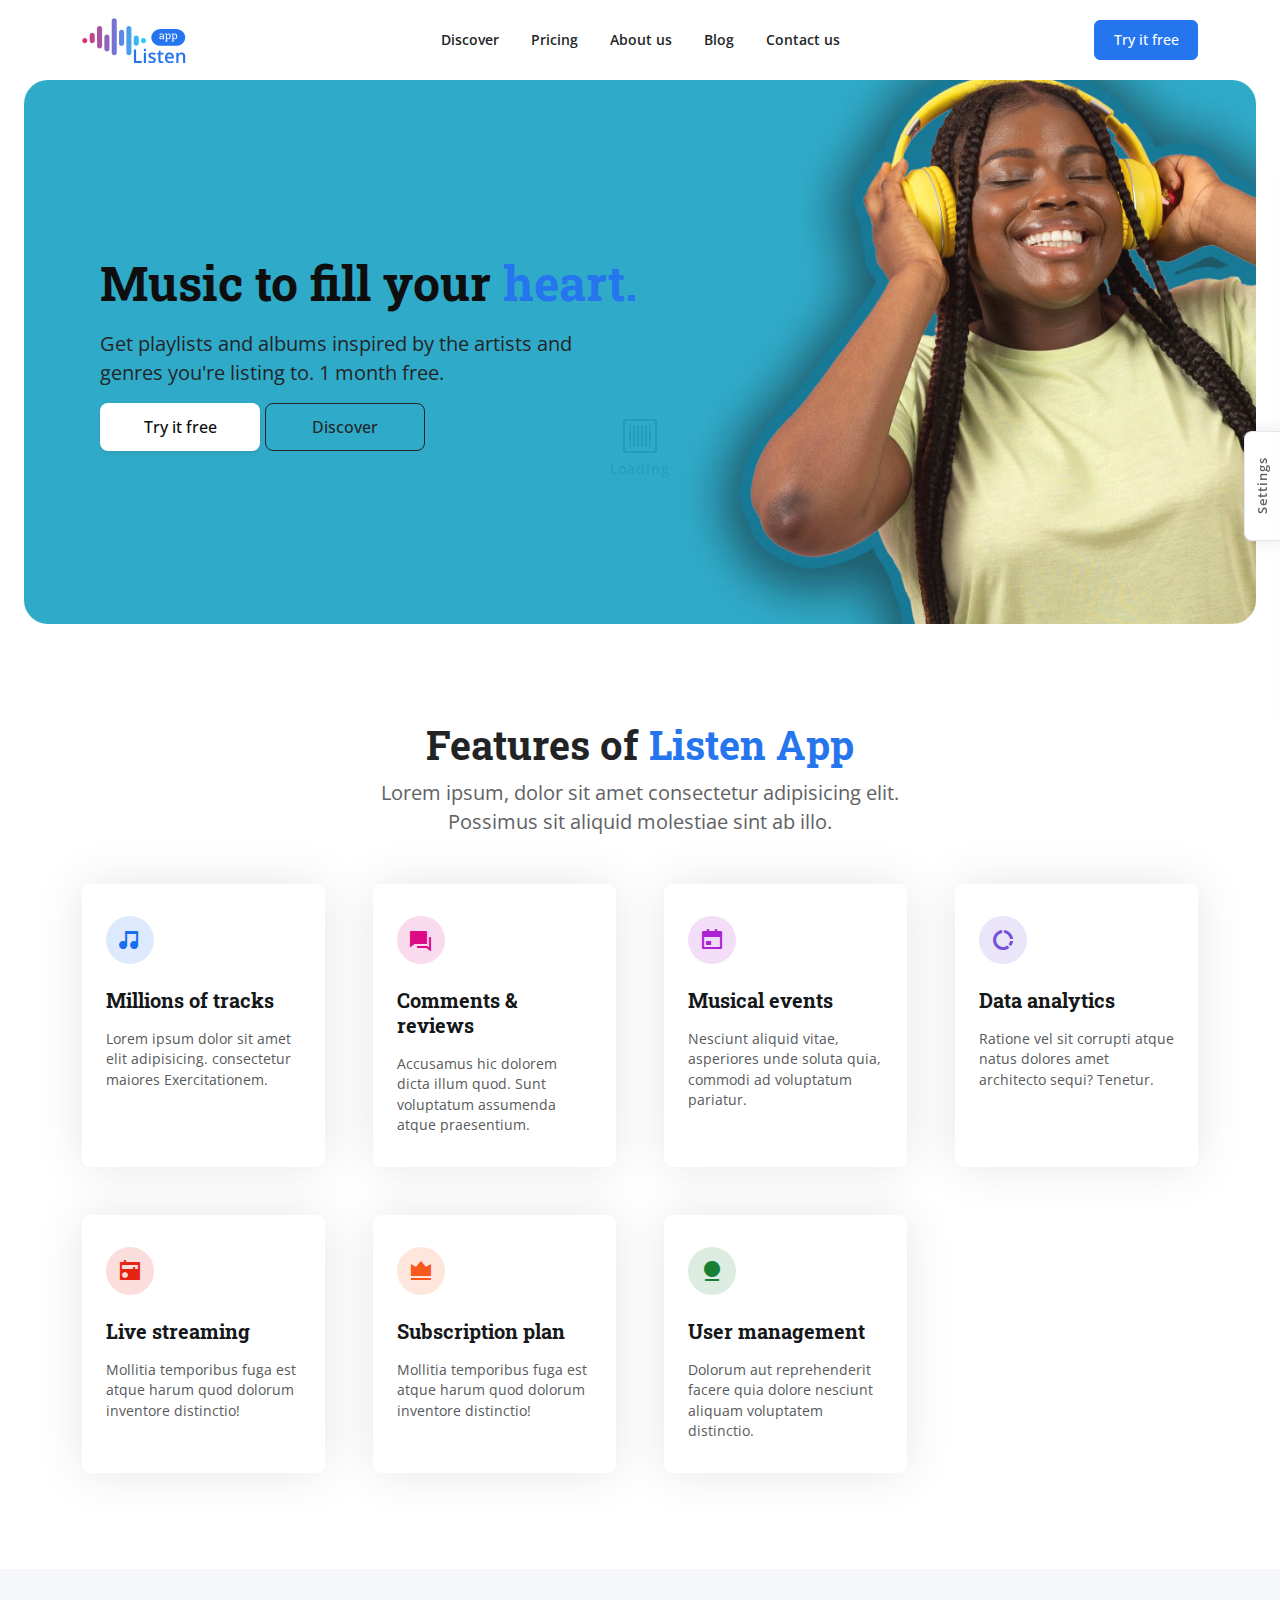
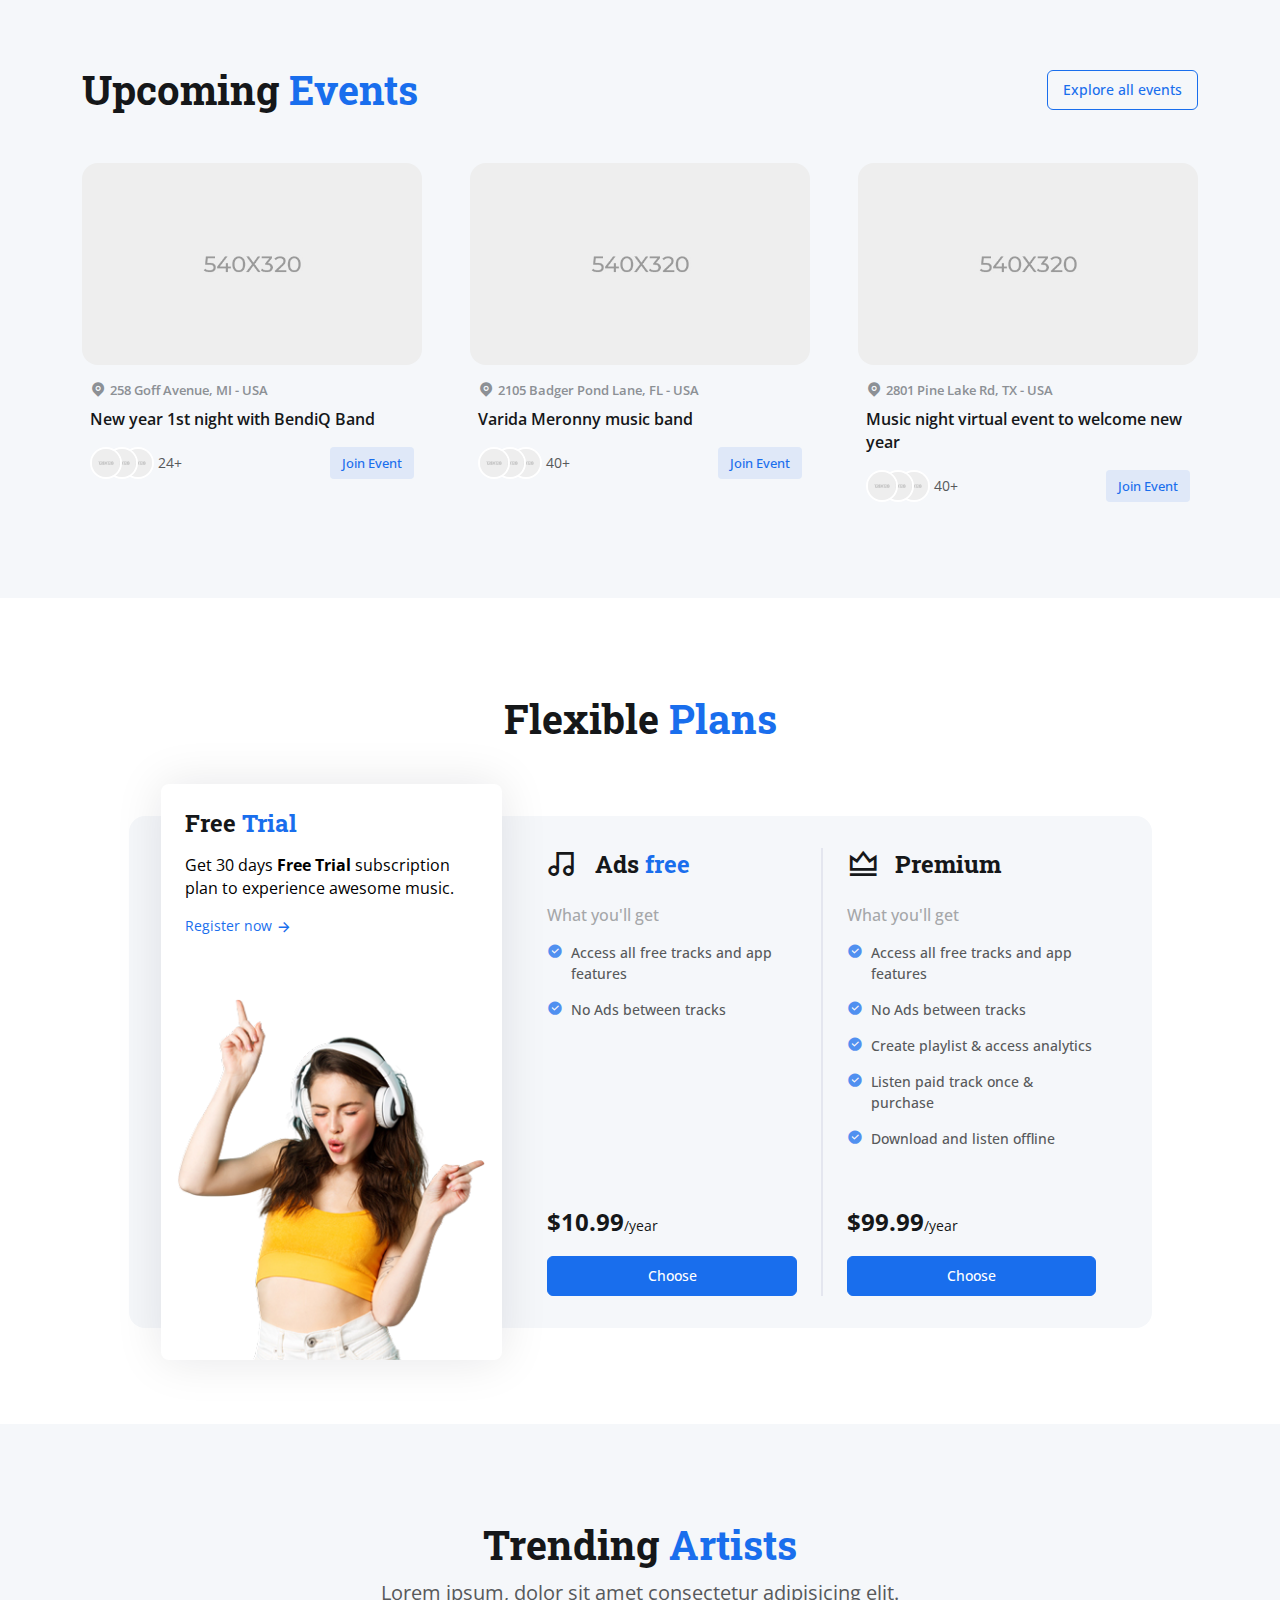
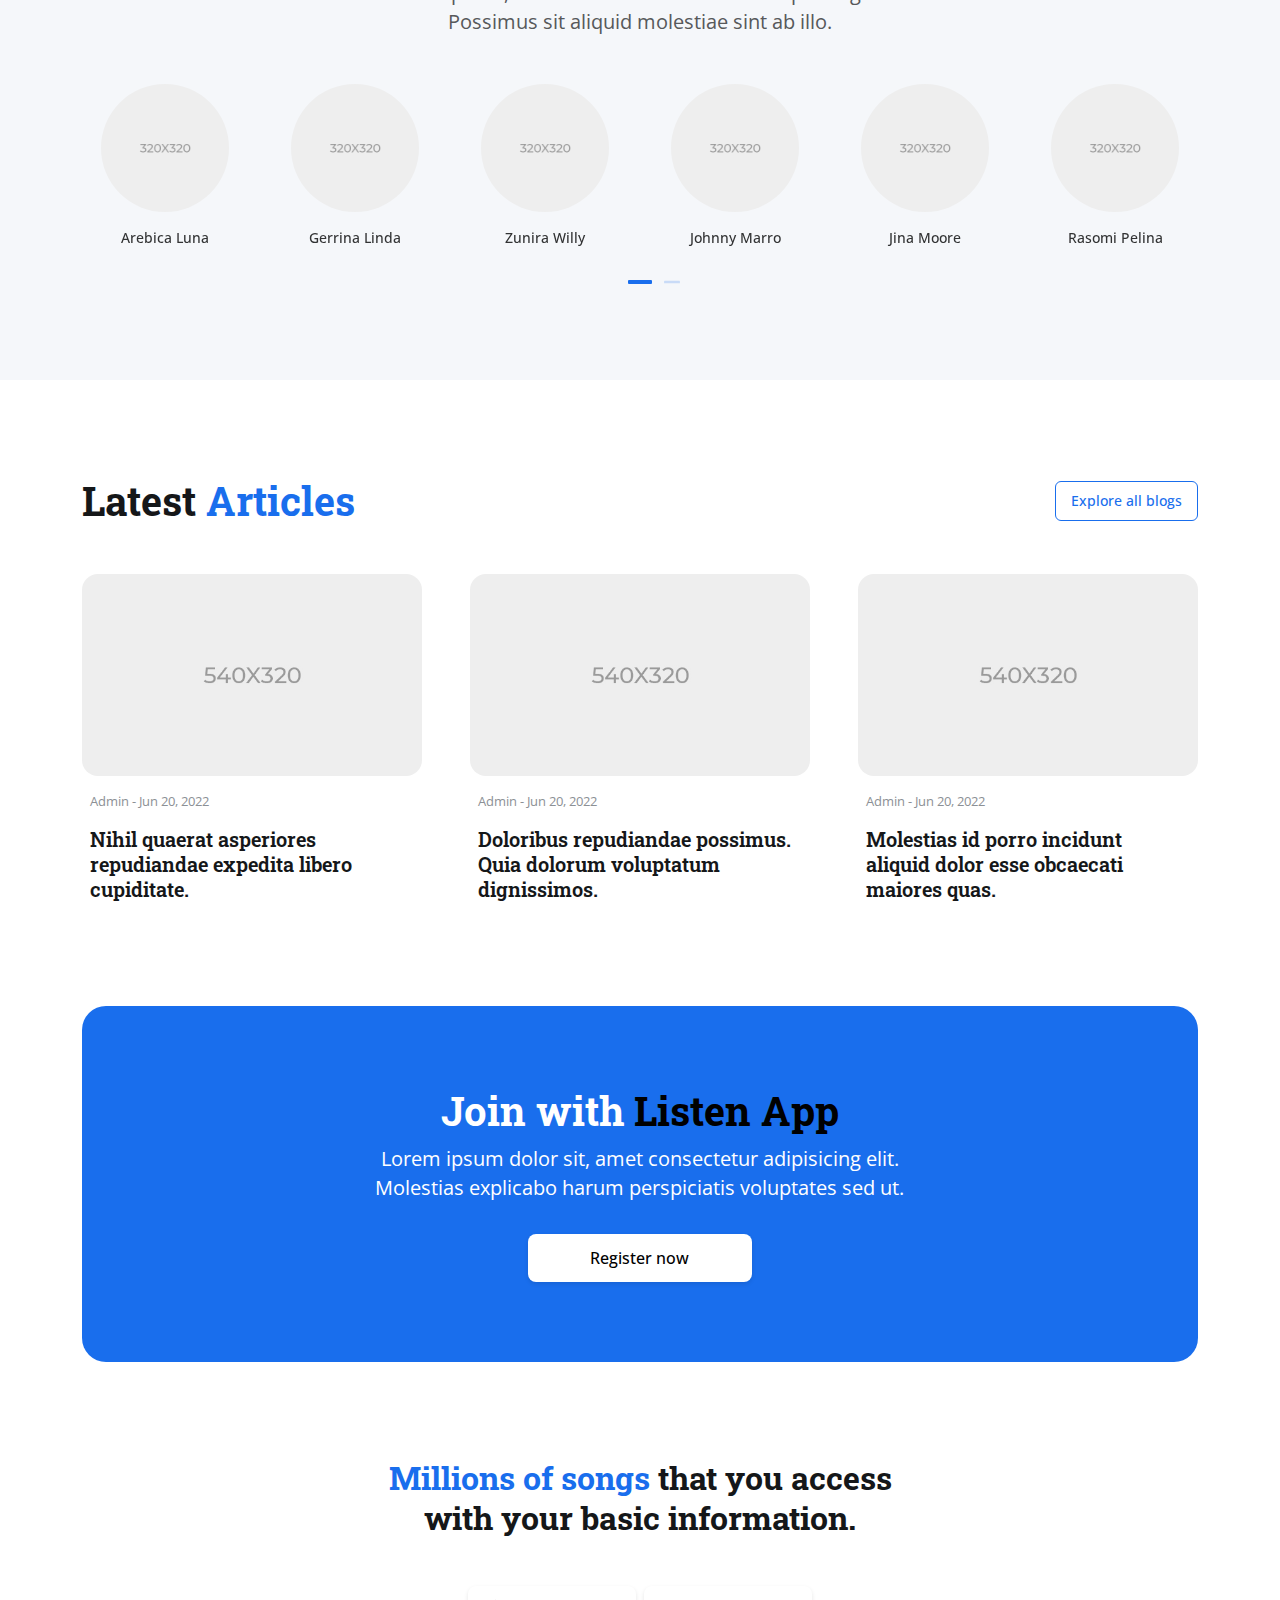
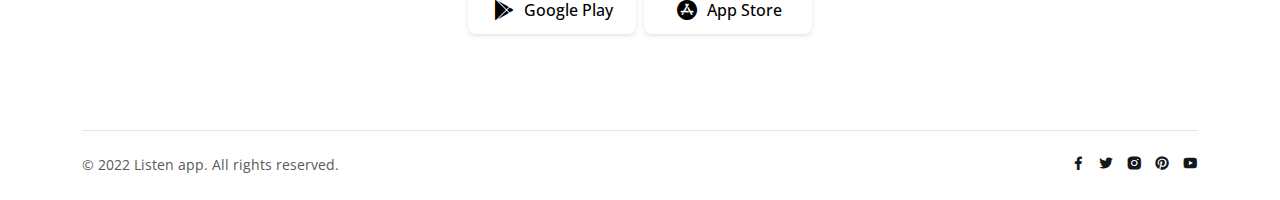
<file: index.html>
<!DOCTYPE html>
<html lang="en">
<head>
    <!-- Meta Tag -->
    <meta charset="utf-8">
    <meta http-equiv="X-UA-Compatible" content="IE=edge">
    <meta name="viewport" content="width=device-width, initial-scale=1">

    <!-- Seo Meta -->
    <meta name="description" content="Komaroll - Online Music Streaming App Template">
    <meta name="keywords" content="music template, music app, music web app, responsive music app, music, themeforest, html music app template, css3, html5">

    <title>Komaroll - Online Music Streaming App</title>

    <!-- Favicon -->
    <link href="images/logos/favicon.png" rel="icon"/>

    <!-- IOS Touch Icons -->
    <link rel="apple-touch-icon" href="images/logos/touch-icon-iphone.png">
    <link rel="apple-touch-icon" sizes="152x152" href="images/logos/touch-icon-ipad.png">
    <link rel="apple-touch-icon" sizes="180x180" href="images/logos/touch-icon-iphone-retina.png">
    <link rel="apple-touch-icon" sizes="167x167" href="images/logos/touch-icon-ipad-retina.png">

    <!-- Styles -->
    <link href="css/plugins.bundle.css" rel="stylesheet" type="text/css"/>
    <link href="css/styles.bundle.css" rel="stylesheet" type="text/css"/>

    <!-- Google fonts -->
    <link rel="preconnect" href="https://fonts.googleapis.com">
    <link rel="preconnect" href="https://fonts.gstatic.com" crossorigin>
    <link href="https://fonts.googleapis.com/css2?family=Open+Sans:wght@300;400;500;600;700;800&display=swap" rel="stylesheet">
    <link href="https://fonts.googleapis.com/css2?family=Roboto+Slab:wght@100;200;300;400;500;600;700;800;900&display=swap" rel="stylesheet">

    <!--[if lt IE 9]>
    <script src="https://oss.maxcdn.com/html5shiv/3.7.2/html5shiv.min.js"></script>
    <script src="https://oss.maxcdn.com/respond/1.4.2/respond.min.js"></script>
    <![endif]-->

</head>
<body>
    
    <!-- Start:: loader [[ Find at scss/framework/loader.scss ]] -->
    <div id="loader">
        <div class="loader">
            <div class="loader__eq mx-auto">
                <span></span>
                <span></span>
                <span></span>
                <span></span>
                <span></span>
                <span></span>
            </div>
            <span class="loader__text mt-2">Loading</span>
        </div>
    </div>
    <!-- End:: loader -->

    <!-- Start:: wrapper [[ Find at scss/framework/wrapper.scss ]] -->
    <div id="wrapper">

        <!-- Start:: header [[ Find at scss/framework/header.scss ]] -->
        <header id="main_header">
            <div class="container">
                <nav class="navbar navbar-expand-lg">
                    <a href="index.html" class="brand external">
                        <img src="images/logos/logo.svg" alt="Listen app">
                    </a>
                    <div class="d-flex align-items-center navbar-ex">
                        <a class="btn btn-primary external" href="register.html">Try it free</a>
                        <button class="navbar-toggler ms-3 ms-sm-4" type="button" data-bs-toggle="collapse" data-bs-target="#navbarSupportedContent" aria-controls="navbarSupportedContent" aria-expanded="false" aria-label="Toggle navigation">
                            <i class="ri-menu-3-fill"></i>
                        </button>
                    </div>
                    <div class="collapse navbar-collapse" id="navbarSupportedContent">
                        <ul class="navbar-nav mt-4 mt-lg-0 mx-auto fw-semi-bold">
                            <li class="nav-item">
                                <a class="nav-link external" href="home.html">Discover</a>
                            </li>
                            <li class="nav-item">
                                <a class="nav-link" href="#pricing">Pricing</a>
                            </li>
                            <li class="nav-item">
                                <a class="nav-link external" href="about.html">About us</a>
                            </li>
                            <li class="nav-item">
                                <a class="nav-link external" href="blog.html">Blog</a>
                            </li>
                            <li class="nav-item">
                                <a class="nav-link external" href="contact.html">Contact us</a>
                            </li>
                        </ul>
                    </div>
                </nav>
            </div>
        </header>
        <!-- End:: header -->

        <div class="container-fluid px-xl-4">
            <!-- Start:: main hero [[ Find at scss/framework/hero.scss ]] -->
            <div class="main-hero mx-auto" style="background-image: url(images/background/hero.jpg);">
                <div class="container">
                    <div class="col-xl-6 col-lg-8 col-md-9 fs-5">
                        <h1 class="main-hero__title mb-3">Music to fill your <span class="text-primary">heart.</span></h1>
                        <div class="me-sm-5">
                            <p>Get playlists and albums inspired by the artists and genres you're listing to. 1 month free.</p>
                            <a class="btn btn-lg btn-default external" href="register.html">Try it free</a>
                            <a class="btn btn-lg btn-outline-dark external" href="home.html">Discover</a>
                        </div>
                    </div>
                </div>
            </div>
            <!-- End:: main hero -->
        </div>

        <!-- Start:: main section [[ Find at scss/framework/section.scss ]] -->
        <div class="main-section">
            <div class="container">
                <div class="col-xl-6 col-lg-8 mx-auto text-center fs-5 mb-5">
                    <h2>Features of <span class="text-primary">Listen App</span></h2>
                    <p>Lorem ipsum, dolor sit amet consectetur adipisicing elit. Possimus sit aliquid molestiae sint ab illo.</p>
                </div>
                <!-- Start:: feature [[ Find at scss/framework/core.scss ]] -->
                <div class="feature">
                    <div class="row g-4 g-md-5">
                        <div class="col-xl-3 col-lg-4 col-sm-6">
                            <div class="card h-100 py-2">
                                <div class="card-body">
                                    <div class="feature__icon" style="color: var(--bs-blue);">
                                        <i class="ri-music-2-fill fs-4"></i>
                                    </div>
                                    <h5 class="mt-4 mb-3">Millions of tracks</h5>
                                    <p>Lorem ipsum dolor sit amet elit adipisicing. consectetur maiores Exercitationem.</p>
                                </div>
                            </div>
                        </div>
                        <div class="col-xl-3 col-lg-4 col-sm-6">
                            <div class="card h-100 py-2">
                                <div class="card-body">
                                    <div class="feature__icon" style="color: var(--bs-pink);">
                                        <i class="ri-question-answer-fill fs-4"></i>
                                    </div>
                                    <h5 class="mt-4 mb-3">Comments & reviews</h5>
                                    <p>Accusamus hic dolorem dicta illum quod. Sunt voluptatum assumenda atque praesentium.</p>
                                </div>
                            </div>
                        </div>
                        <div class="col-xl-3 col-lg-4 col-sm-6">
                            <div class="card h-100 py-2">
                                <div class="card-body">
                                    <div class="feature__icon" style="color: var(--bs-purple);">
                                        <i class="ri-calendar-event-fill fs-4"></i>
                                    </div>
                                    <h5 class="mt-4 mb-3">Musical events</h5>
                                    <p>Nesciunt aliquid vitae, asperiores unde soluta quia, commodi ad voluptatum pariatur.</p>
                                </div>
                            </div>
                        </div>
                        <div class="col-xl-3 col-lg-4 col-sm-6">
                            <div class="card h-100 py-2">
                                <div class="card-body">
                                    <div class="feature__icon" style="color: var(--bs-indigo);">
                                        <i class="ri-donut-chart-fill fs-4"></i>
                                    </div>
                                    <h5 class="mt-4 mb-3">Data analytics</h5>
                                    <p>Ratione vel sit corrupti atque natus dolores amet architecto sequi? Tenetur.</p>
                                </div>
                            </div>
                        </div>
                        <div class="col-xl-3 col-lg-4 col-sm-6">
                            <div class="card h-100 py-2">
                                <div class="card-body">
                                    <div class="feature__icon" style="color: var(--bs-red);">
                                        <i class="ri-radio-fill fs-4"></i>
                                    </div>
                                    <h5 class="mt-4 mb-3">Live streaming</h5>
                                    <p>Mollitia temporibus fuga est atque harum quod dolorum inventore distinctio!</p>
                                </div>
                            </div>
                        </div>
                        <div class="col-xl-3 col-lg-4 col-sm-6">
                            <div class="card h-100 py-2">
                                <div class="card-body">
                                    <div class="feature__icon" style="color: var(--bs-orange);">
                                        <i class="ri-vip-crown-fill fs-4"></i>
                                    </div>
                                    <h5 class="mt-4 mb-3">Subscription plan</h5>
                                    <p>Mollitia temporibus fuga est atque harum quod dolorum inventore distinctio!</p>
                                </div>
                            </div>
                        </div>
                        <div class="col-xl-3 col-lg-4 col-sm-6">
                            <div class="card h-100 py-2">
                                <div class="card-body">
                                    <div class="feature__icon" style="color: var(--bs-green);">
                                        <i class="ri-user-4-fill fs-4"></i>
                                    </div>
                                    <h5 class="mt-4 mb-3">User management</h5>
                                    <p>Dolorum aut reprehenderit facere quia dolore nesciunt aliquam voluptatem distinctio.</p>
                                </div>
                            </div>
                        </div>
                    </div>
                </div>
                <!-- End:: feature -->
            </div>
        </div>
        <!-- End:: main section -->

        <!-- Start:: main section [[ Find at scss/framework/section.scss ]] -->
        <div class="main-section bg-light">
            <div class="container">
                <div class="d-sm-flex align-items-center justify-content-between text-center mb-5">
                    <h2 class="mb-4 mb-sm-0">Upcoming <span class="text-primary">Events</span></h2>
                    <a class="btn btn-outline-primary external" href="login.html">Explore all events</a>
                </div>
                <div class="row g-4 g-md-5">
                    <div class="col-lg-4 col-sm-6">
                        <!-- Start:: cover [[ Find at scss/components/cover.scss ]] -->
                        <div class="cover cover--round">
                            <div class="cover__image">
                                <img src="images/background/horizontal/2.jpg" alt="Event cover">
                            </div>
                            <div class="cover__foot mt-3 px-2">
                                <p class="cover__subtitle d-flex mb-2">
                                    <i class="ri-map-pin-fill fs-6"></i>
                                    <span class="ms-1 fw-semi-bold">258 Goff Avenue, MI - USA</span>
                                </p>
                                <span class="cover__title fs-6 mb-3">New year 1st night with BendiQ Band</span>
                                <div class="d-flex align-items-center justify-content-between">
                                    <div class="d-flex align-items-center">
                                        <!-- Start:: avatar group [[ Find at scss/components/avatar.scss ]] -->
                                        <div class="avatar-group">
                                            <div class="avatar">
                                                <div class="avatar__image">
                                                    <img src="images/users/thumb-3.jpg" alt="">
                                                </div>
                                            </div>
                                            <div class="avatar">
                                                <div class="avatar__image">
                                                    <img src="images/users/thumb-4.jpg" alt="">
                                                </div>
                                            </div>
                                            <div class="avatar">
                                                <div class="avatar__image">
                                                    <img src="images/users/thumb-5.jpg" alt="">
                                                </div>
                                            </div>
                                        </div>
                                        <!-- End:: avatar group -->
                                        <div class="ps-1">24+</div>
                                    </div>
                                    <a href="login.html" class="btn btn-sm btn-light-primary">Join Event</a>
                                </div>
                            </div>
                        </div>
                        <!-- End:: cover -->
                    </div>
                    <div class="col-lg-4 col-sm-6">
                        <!-- Start:: cover [[ Find at scss/components/cover.scss ]] -->
                        <div class="cover cover--round">
                            <div class="cover__image">
                                <img src="images/background/horizontal/3.jpg" alt="Event cover">
                            </div>
                            <div class="cover__foot mt-3 px-2">
                                <p class="cover__subtitle d-flex mb-2">
                                    <i class="ri-map-pin-fill fs-6"></i>
                                    <span class="ms-1 fw-semi-bold">2105 Badger Pond Lane, FL - USA</span>
                                </p>
                                <span class="cover__title fs-6 mb-3">Varida Meronny music band</span>
                                <div class="d-flex align-items-center justify-content-between">
                                    <div class="d-flex align-items-center">
                                        <!-- Start:: avatar group [[ Find at scss/components/avatar.scss ]] -->
                                        <div class="avatar-group">
                                            <div class="avatar">
                                                <div class="avatar__image">
                                                    <img src="images/users/thumb.jpg" alt="">
                                                </div>
                                            </div>
                                            <div class="avatar">
                                                <div class="avatar__image">
                                                    <img src="images/users/thumb-2.jpg" alt="">
                                                </div>
                                            </div>
                                            <div class="avatar">
                                                <div class="avatar__image">
                                                    <img src="images/users/thumb-3.jpg" alt="">
                                                </div>
                                            </div>
                                        </div>
                                        <!-- End:: avatar group -->
                                        <div class="ps-1">40+</div>
                                    </div>
                                    <a href="login.html" class="btn btn-sm btn-light-primary">Join Event</a>
                                </div>
                            </div>
                        </div>
                        <!-- End:: cover -->
                    </div>
                    <div class="col-lg-4 col-sm-6">
                        <!-- Start:: cover [[ Find at scss/components/cover.scss ]] -->
                        <div class="cover cover--round">
                            <div class="cover__image">
                                <img src="images/background/horizontal/1.jpg" alt="Event cover">
                            </div>
                            <div class="cover__foot mt-3 px-2">
                                <p class="cover__subtitle d-flex mb-2">
                                    <i class="ri-map-pin-fill fs-6"></i>
                                    <span class="ms-1 fw-semi-bold">2801 Pine Lake Rd, TX - USA</span>
                                </p>
                                <span class="cover__title fs-6 mb-3">Music night virtual event to welcome new year</span>
                                <div class="d-flex align-items-center justify-content-between">
                                    <div class="d-flex align-items-center">
                                        <!-- Start:: avatar group [[ Find at scss/components/avatar.scss ]] -->
                                        <div class="avatar-group">
                                            <div class="avatar">
                                                <div class="avatar__image">
                                                    <img src="images/users/thumb.jpg" alt="">
                                                </div>
                                            </div>
                                            <div class="avatar">
                                                <div class="avatar__image">
                                                    <img src="images/users/thumb-2.jpg" alt="">
                                                </div>
                                            </div>
                                            <div class="avatar">
                                                <div class="avatar__image">
                                                    <img src="images/users/thumb-3.jpg" alt="">
                                                </div>
                                            </div>
                                        </div>
                                        <!-- End:: avatar group -->
                                        <div class="ps-1">40+</div>
                                    </div>
                                    <a href="login.html" class="btn btn-sm btn-light-primary">Join Event</a>
                                </div>
                            </div>
                        </div>
                        <!-- End:: cover -->
                    </div>
                </div>
            </div>
        </div>
        <!-- End:: main section -->

        <!-- Start:: main section [[ Find at scss/framework/section.scss ]] -->
        <div id="pricing" class="main-section">
            <div class="container">
                <div class="text-center mb-5">
                    <h2>Flexible <span class="text-primary">Plans</span></h2>
                </div>
                <div class="col-xl-11 col-lg-8 mx-auto pt-4">
                    <!-- Start:: plan [[ Find at scss/framework/plan.scss ]] -->
                    <div class="plan bg-light">
                        <div class="card plan__info overflow-hidden">
                            <div class="card-body d-flex flex-column p-0">
                                <div class="p-4">
                                    <h4 class="mb-3">Free <span class="text-primary">Trial</span></h4>
                                    <p class="fs-6">Get 30 days <b>Free Trial</b> subscription plan to experience awesome music.</p>
                                    <a href="register.html" class="d-inline-flex align-items-center">
                                        <span class="me-1">Register now</span>
                                        <i class="ri-arrow-right-line fs-6"></i>
                                    </a>
                                </div>
                                <div class="px-3 text-center mt-auto">
                                    <img src="images/misc/plan.png" class="img-fluid" alt="">
                                </div>
                            </div>
                        </div>
                        <div class="plan__data">
                            <div class="card plan__col">
                                <div class="card-body fw-medium">
                                    <div class="d-flex align-items-center text-dark mb-4">
                                        <i class="ri-music-2-line fs-3"></i>
                                        <h4 class="mb-0 ps-3">Ads <span class="text-primary">free</span></h4>
                                    </div>
                                    <p class="fs-6 opacity-50">What you'll get</p>
                                    <div class="d-flex mb-3">
                                        <i class="ri-checkbox-circle-fill text-primary opacity-75 fs-6"></i>
                                        <span class="ps-2">Access all free tracks and app features</span>
                                    </div>
                                    <div class="d-flex mb-3">
                                        <i class="ri-checkbox-circle-fill text-primary opacity-75 fs-6"></i>
                                        <span class="ps-2">No Ads between tracks</span>
                                    </div>
                                </div>
                                <div class="card-footer pb-4 pb-sm-0">
                                    <div class="text-dark mb-3"><span class="fs-4 fw-bold">$10.99</span>/year</div>
                                    <button type="button" class="btn btn-primary w-100">Choose</button>
                                </div>
                            </div>
                            <div class="card plan__col">
                                <div class="card-body fw-medium">
                                    <div class="d-flex align-items-center text-dark mb-4">
                                        <i class="ri-vip-crown-line fs-3"></i>
                                        <h4 class="mb-0 ps-3">Premium</h4>
                                    </div>
                                    <p class="fs-6 opacity-50">What you'll get</p>
                                    <div class="d-flex mb-3">
                                        <i class="ri-checkbox-circle-fill text-primary opacity-75 fs-6"></i>
                                        <span class="ps-2">Access all free tracks and app features</span>
                                    </div>
                                    <div class="d-flex mb-3">
                                        <i class="ri-checkbox-circle-fill text-primary opacity-75 fs-6"></i>
                                        <span class="ps-2">No Ads between tracks</span>
                                    </div>
                                    <div class="d-flex mb-3">
                                        <i class="ri-checkbox-circle-fill text-primary opacity-75 fs-6"></i>
                                        <span class="ps-2">Create playlist & access analytics</span>
                                    </div>
                                    <div class="d-flex mb-3">
                                        <i class="ri-checkbox-circle-fill text-primary opacity-75 fs-6"></i>
                                        <span class="ps-2">Listen paid track once & purchase</span>
                                    </div>
                                    <div class="d-flex mb-3">
                                        <i class="ri-checkbox-circle-fill text-primary opacity-75 fs-6"></i>
                                        <span class="ps-2">Download and listen offline</span>
                                    </div>
                                </div>
                                <div class="card-footer">
                                    <div class="text-dark mb-3"><span class="fs-4 fw-bold">$99.99</span>/year</div>
                                    <button type="button" class="btn btn-primary w-100">Choose</button>
                                </div>
                            </div>
                        </div>
                    </div>
                    <!-- End:: plan -->
                </div>
            </div>
        </div>
        <!-- End:: main section -->

        <!-- Start:: main section [[ Find at scss/framework/section.scss ]] -->
        <div class="main-section bg-light">
            <div class="container">
                <div class="col-xl-6 col-lg-8 mx-auto text-center fs-5 mb-5">
                    <h2>Trending <span class="text-primary">Artists</span></h2>
                    <p>Lorem ipsum, dolor sit amet consectetur adipisicing elit. Possimus sit aliquid molestiae sint ab illo.</p>
                </div>
                <!-- Start:: swiper carousel [[ Find at scss/components/swiper.scss ]] -->
                <div class="swiper-carousel swiper-carousel-button">
                    <!-- Start:: swiper [[ Find at scss/components/swiper.scss ]] -->
                    <div class="swiper" data-swiper-slides="6" data-swiper-autoplay="true">
                        <div class="swiper-wrapper">
                            <div class="swiper-slide">
                                <!-- Start:: avatar [[ Find at scss/components/avatar.scss ]] -->
                                <div class="avatar avatar--xxl d-block text-center">
                                    <div class="avatar__image">
                                        <a href="artist-details.html">
                                            <img src="images/cover/large/1.jpg" alt="Arebica Luna">
                                        </a>
                                    </div>
                                    <a href="artist-details.html" class="avatar__title mt-3">Arebica Luna</a>
                                </div>
                                <!-- End:: avatar -->
                            </div>
                            <div class="swiper-slide">
                                <!-- Start:: avatar [[ Find at scss/components/avatar.scss ]] -->
                                <div class="avatar avatar--xxl d-block text-center">
                                    <div class="avatar__image">
                                        <a href="artist-details.html">
                                            <img src="images/cover/large/2.jpg" alt="Gerrina Linda">
                                        </a>
                                    </div>
                                    <a href="artist-details.html" class="avatar__title mt-3">Gerrina Linda</a>
                                </div>
                                <!-- End:: avatar -->
                            </div>
                            <div class="swiper-slide">
                                <!-- Start:: avatar [[ Find at scss/components/avatar.scss ]] -->
                                <div class="avatar avatar--xxl d-block text-center">
                                    <div class="avatar__image">
                                        <a href="artist-details.html">
                                            <img src="images/cover/large/3.jpg" alt="Zunira Willy">
                                        </a>
                                    </div>
                                    <a href="artist-details.html" class="avatar__title mt-3">Zunira Willy</a>
                                </div>
                                <!-- End:: avatar -->
                            </div>
                            <div class="swiper-slide">
                                <!-- Start:: avatar [[ Find at scss/components/avatar.scss ]] -->
                                <div class="avatar avatar--xxl d-block text-center">
                                    <div class="avatar__image">
                                        <a href="artist-details.html">
                                            <img src="images/cover/large/4.jpg" alt="Johnny Marro">
                                        </a>
                                    </div>
                                    <a href="artist-details.html" class="avatar__title mt-3">Johnny Marro</a>
                                </div>
                                <!-- End:: avatar -->
                            </div>
                            <div class="swiper-slide">
                                <!-- Start:: avatar [[ Find at scss/components/avatar.scss ]] -->
                                <div class="avatar avatar--xxl d-block text-center">
                                    <div class="avatar__image">
                                        <a href="artist-details.html">
                                            <img src="images/cover/large/5.jpg" alt="Jina Moore">
                                        </a>
                                    </div>
                                    <a href="artist-details.html" class="avatar__title mt-3">Jina Moore</a>
                                </div>
                                <!-- End:: avatar -->
                            </div>
                            <div class="swiper-slide">
                                <!-- Start:: avatar [[ Find at scss/components/avatar.scss ]] -->
                                <div class="avatar avatar--xxl d-block text-center">
                                    <div class="avatar__image">
                                        <a href="artist-details.html">
                                            <img src="images/cover/large/6.jpg" alt="Rasomi Pelina">
                                        </a>
                                    </div>
                                    <a href="artist-details.html" class="avatar__title mt-3">Rasomi Pelina</a>
                                </div>
                                <!-- End:: avatar -->
                            </div>
                            <div class="swiper-slide">
                                <!-- Start:: avatar [[ Find at scss/components/avatar.scss ]] -->
                                <div class="avatar avatar--xxl d-block text-center">
                                    <div class="avatar__image">
                                        <a href="artist-details.html">
                                            <img src="images/cover/large/7.jpg" alt="Pimila Holliwy">
                                        </a>
                                    </div>
                                    <a href="artist-details.html" class="avatar__title mt-3">Pimila Holliwy</a>
                                </div>
                                <!-- End:: avatar -->
                            </div>
                            <div class="swiper-slide">
                                <!-- Start:: avatar [[ Find at scss/components/avatar.scss ]] -->
                                <div class="avatar avatar--xxl d-block text-center">
                                    <div class="avatar__image">
                                        <a href="artist-details.html">
                                            <img src="images/cover/large/8.jpg" alt="Karen Jennings">
                                        </a>
                                    </div>
                                    <a href="artist-details.html" class="avatar__title mt-3">Karen Jennings</a>
                                </div>
                                <!-- End:: avatar -->
                            </div>
                            <div class="swiper-slide">
                                <!-- Start:: avatar [[ Find at scss/components/avatar.scss ]] -->
                                <div class="avatar avatar--xxl d-block text-center">
                                    <div class="avatar__image">
                                        <a href="artist-details.html">
                                            <img src="images/cover/large/9.jpg" alt="Lenisa Gory">
                                        </a>
                                    </div>
                                    <a href="artist-details.html" class="avatar__title mt-3">Lenisa Gory</a>
                                </div>
                                <!-- End:: avatar -->
                            </div>
                            <div class="swiper-slide">
                                <!-- Start:: avatar [[ Find at scss/components/avatar.scss ]] -->
                                <div class="avatar avatar--xxl d-block text-center">
                                    <div class="avatar__image">
                                        <a href="artist-details.html">
                                            <img src="images/cover/large/10.jpg" alt="Nutty Nina">
                                        </a>
                                    </div>
                                    <a href="artist-details.html" class="avatar__title mt-3">Nutty Nina</a>
                                </div>
                                <!-- End:: avatar -->
                            </div>
                        </div>
                        <!-- Swiper pagination -->
                        <div class="swiper-pagination"></div>
                    </div>
                    <!-- End:: swiper -->
                </div>
                <!-- End:: swiper carousel -->
            </div>
        </div>
        <!-- End:: main section -->

        <!-- Start:: main section [[ Find at scss/framework/section.scss ]] -->
        <div class="main-section">
            <div class="container">
                <div class="d-sm-flex align-items-center justify-content-between text-center mb-5">
                    <h2 class="mb-4 mb-sm-0">Latest <span class="text-primary">Articles</span></h2>
                    <a class="btn btn-outline-primary external" href="blog.html">Explore all blogs</a>
                </div>
                <div class="row g-4 g-md-5">
                    <div class="col-lg-4 col-sm-6">
                        <!-- Start:: cover [[ Find at scss/components/cover.scss ]] -->
                        <div class="cover cover--round">
                            <a href="blog-details.html" class="cover__image">
                                <img src="images/background/horizontal/4.jpg" alt="Blog cover">
                            </a>
                            <div class="cover__foot mt-3 px-2">
                                <span class="cover__subtitle fw-medium mb-3">Admin - Jun 20, 2022</span>
                                <h5>
                                    <a href="blog-details.html" class="cover__title">Nihil quaerat asperiores repudiandae expedita libero cupiditate.</a>
                                </h5>
                            </div>
                        </div>
                        <!-- End:: cover -->
                    </div>
                    <div class="col-lg-4 col-sm-6">
                        <!-- Start:: cover [[ Find at scss/components/cover.scss ]] -->
                        <div class="cover cover--round">
                            <a href="blog-details.html" class="cover__image">
                                <img src="images/background/horizontal/5.jpg" alt="Blog cover">
                            </a>
                            <div class="cover__foot mt-3 px-2">
                                <span class="cover__subtitle fw-medium mb-3">Admin - Jun 20, 2022</span>
                                <h5>
                                    <a href="blog-details.html" class="cover__title">Doloribus repudiandae possimus. Quia dolorum voluptatum dignissimos.</a>
                                </h5>
                            </div>
                        </div>
                        <!-- End:: cover -->
                    </div>
                    <div class="col-lg-4 col-sm-6">
                        <!-- Start:: cover [[ Find at scss/components/cover.scss ]] -->
                        <div class="cover cover--round">
                            <a href="blog-details.html" class="cover__image">
                                <img src="images/background/horizontal/6.jpg" alt="Blog cover">
                            </a>
                            <div class="cover__foot mt-3 px-2">
                                <span class="cover__subtitle fw-medium mb-3">Admin - Jun 20, 2022</span>
                                <h5>
                                    <a href="blog-details.html" class="cover__title">Molestias id porro incidunt aliquid dolor esse obcaecati maiores quas.</a>
                                </h5>
                            </div>
                        </div>
                        <!-- End:: cover -->
                    </div>
                </div>
            </div>
        </div>
        <!-- End:: main section -->

        <div class="container">
            <!-- Start:: newsletter [[ Find at scss/base/core.scss ]] -->
            <div class="newsletter text-white">
                <div class="col-xl-7 col-lg-10 fs-5 mx-auto text-center">
                    <h2 class="text-white">Join with <span class="newsletter__title-text">Listen App</span></h2>
                    <p>Lorem ipsum dolor sit, amet consectetur adipisicing elit. Molestias explicabo harum perspiciatis voluptates sed ut.</p>
                    <a href="register.html" class="btn btn-lg btn-default external mt-3">Register now</a>
                </div>
            </div>
            <!-- End:: newsletter -->
        </div>

        <!-- Start:: footer [[ Find at scss/framework/footer.scss ]] -->
        <footer id="main_footer">
            <div class="container">
                <div class="col-xl-6 col-lg-8 col-md-10 mx-auto text-center">
                    <h3 class="mb-5"><span class="text-primary">Millions of songs</span> that you access with your basic information.</h3>
                    <div class="app-btn-group">
                        <a href="#" class="btn btn-lg btn-default">
                            <div class="btn__wrap">
                                <i class="ri-google-play-fill"></i>
                                <span class="ms-2">Google Play</span>
                            </div>
                        </a>
                        <a href="#" class="btn btn-lg btn-default">
                            <div class="btn__wrap">
                                <i class="ri-app-store-fill"></i>
                                <span class="ms-2">App Store</span>
                            </div>
                        </a>
                    </div>
                </div>
                <div class="last-footer py-4">
                    <span>&copy; 2022 Listen app. All rights reserved.</span>
                    <ul class="social">
                        <li>
                            <a href="#">
                                <i class="ri-facebook-fill fs-6"></i>
                            </a>
                        </li>
                        <li>
                            <a href="#">
                                <i class="ri-twitter-fill fs-6"></i>
                            </a>
                        </li>
                        <li>
                            <a href="#">
                                <i class="ri-instagram-fill fs-6"></i>
                            </a>
                        </li>
                        <li>
                            <a href="#">
                                <i class="ri-pinterest-fill fs-6"></i>
                            </a>
                        </li>
                        <li>
                            <a href="#">
                                <i class="ri-youtube-fill fs-6"></i>
                            </a>
                        </li>
                    </ul>
                </div>
            </div>
        </footer>
        <!-- End:: footer -->

    </div>
    <!-- End:: wrapper -->


    <!-- Scripts -->
    <script src="js/plugins.bundle.js"></script>
    <script src="js/scripts.bundle.js"></script>

</body>
</html>
</file>
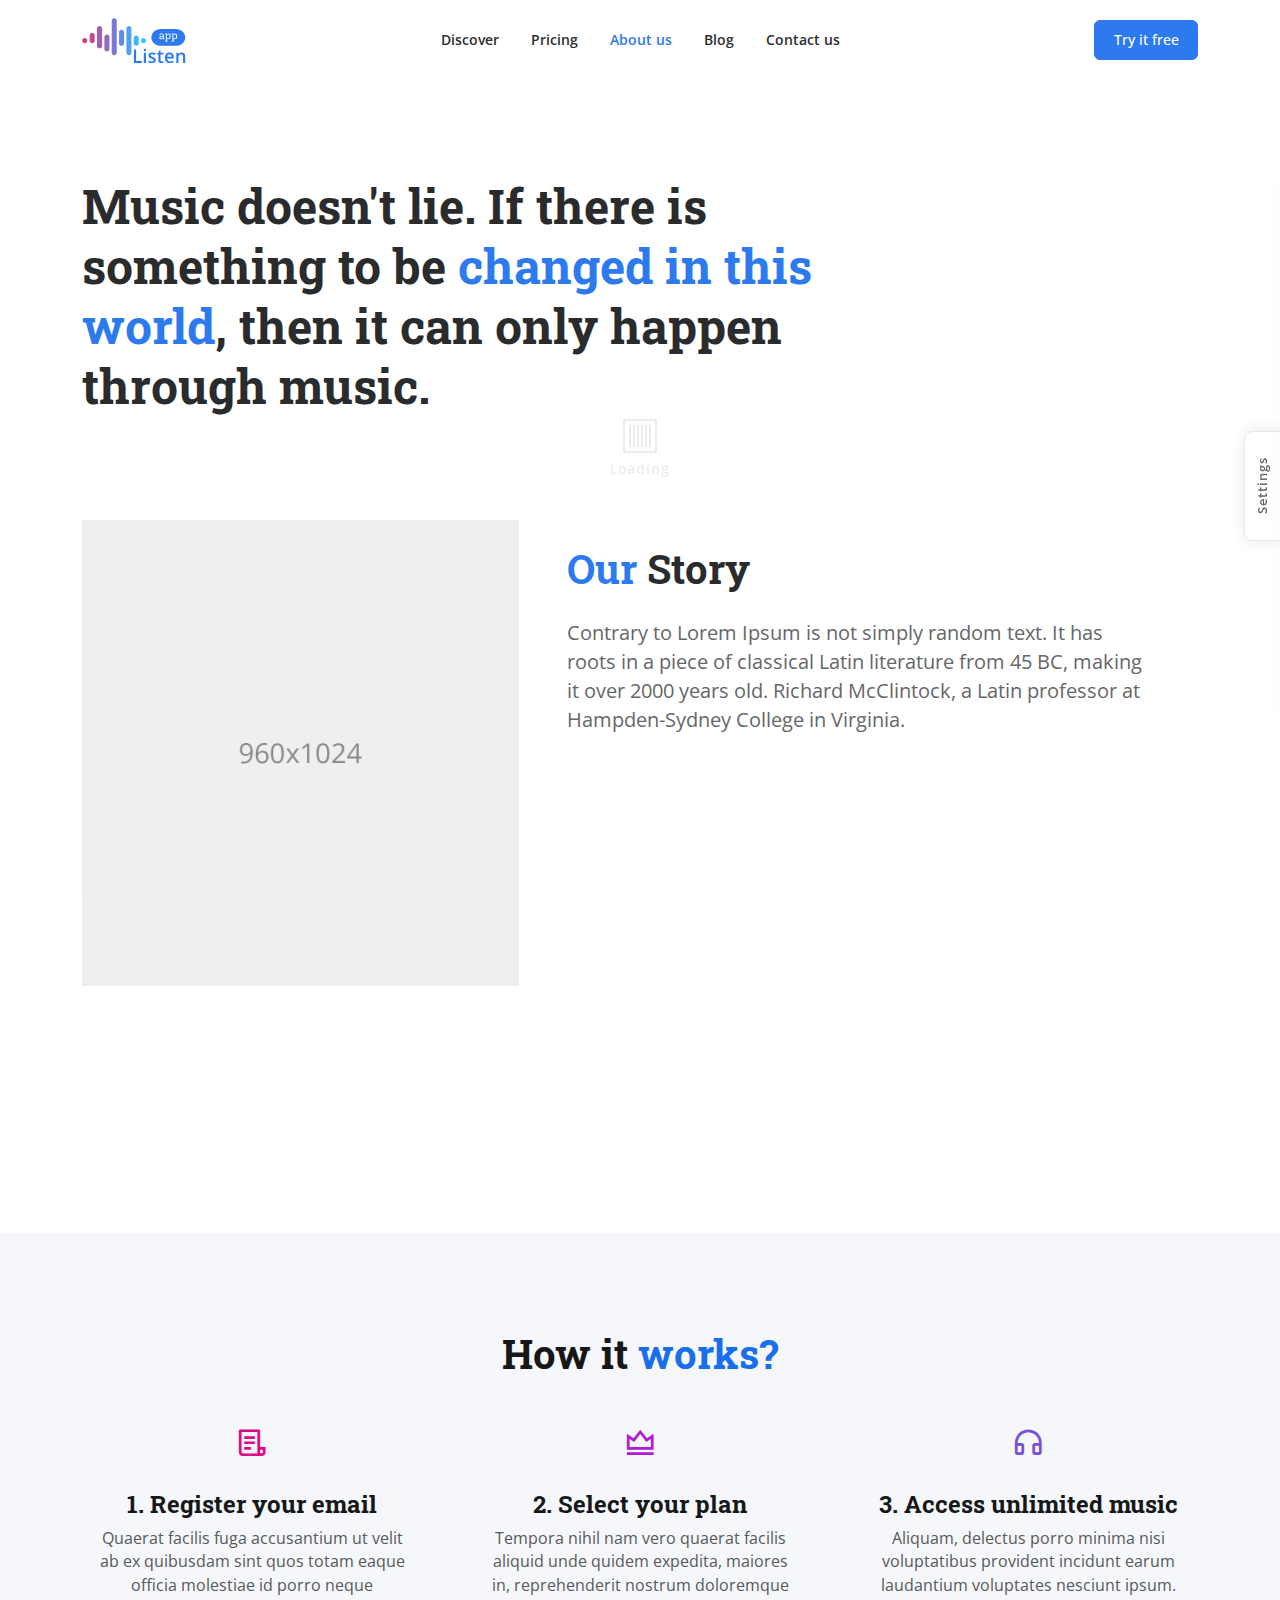
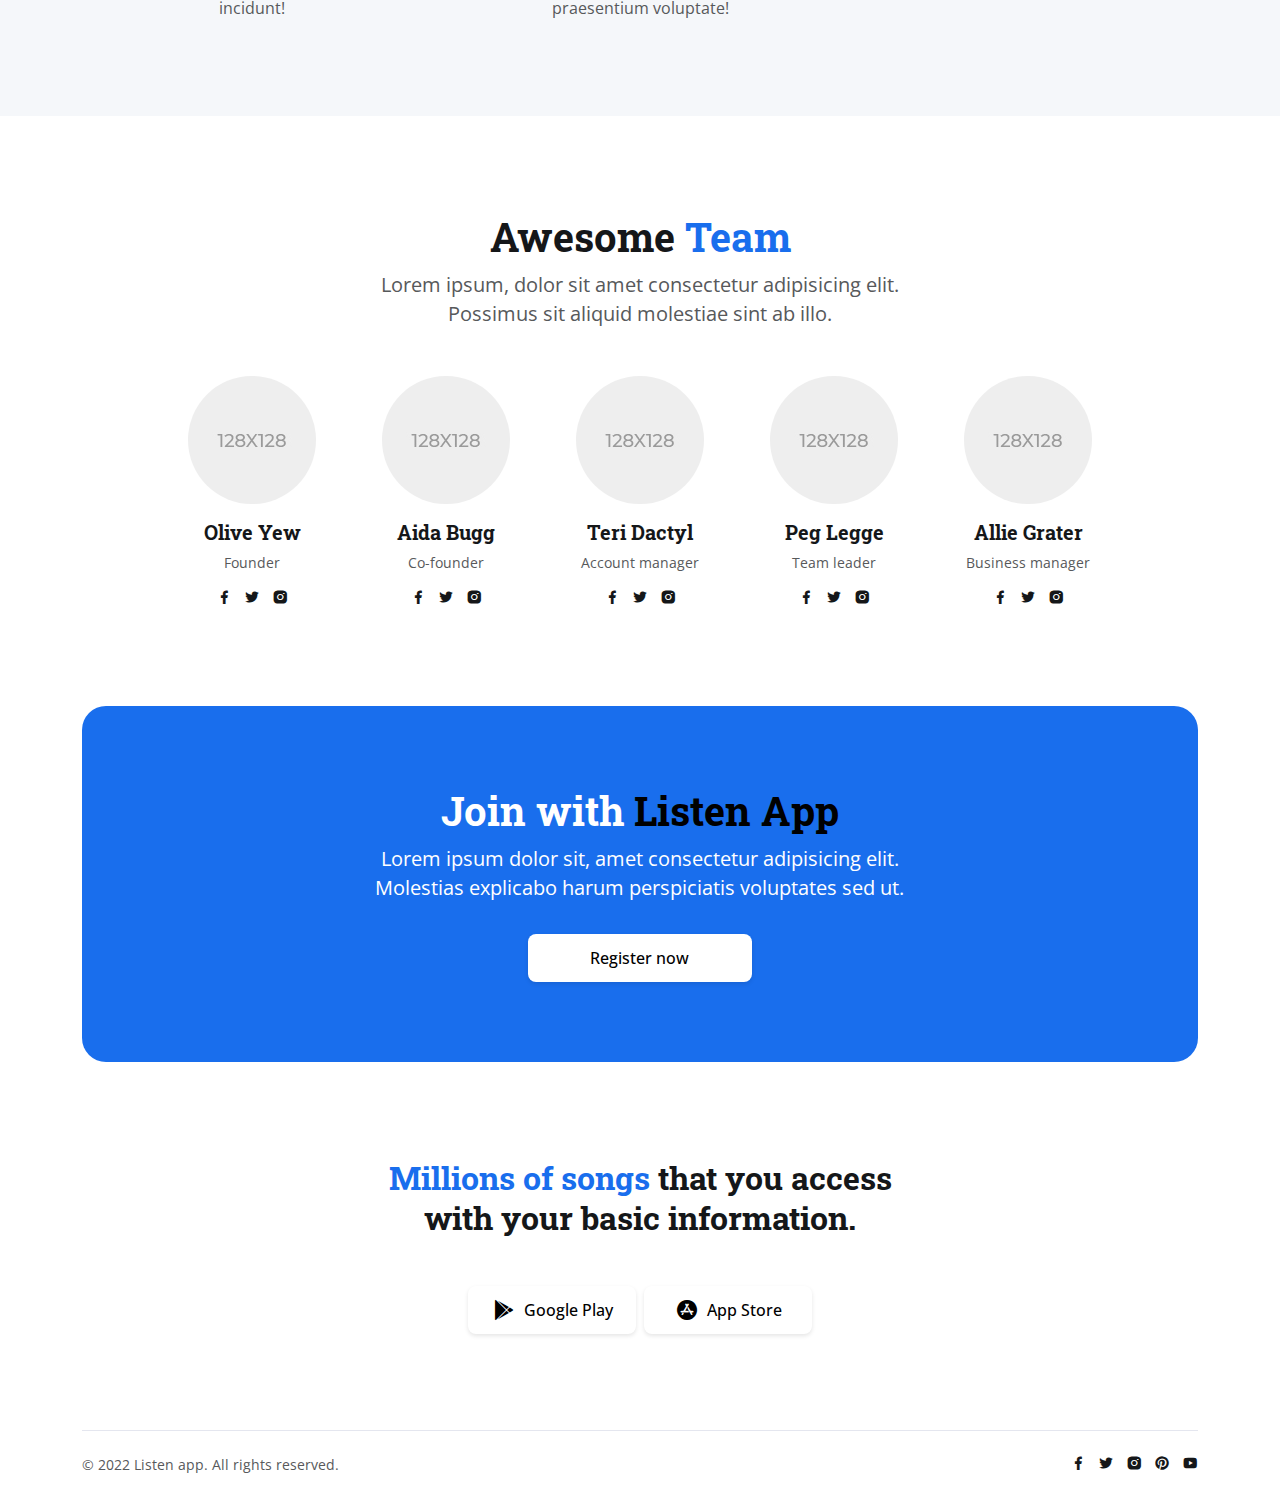
<file: about.html>
<!DOCTYPE html>
<html lang="en">
<head>
    <!-- Meta Tag -->
    <meta charset="utf-8">
    <meta http-equiv="X-UA-Compatible" content="IE=edge">
    <meta name="viewport" content="width=device-width, initial-scale=1">

    <!-- Seo Meta -->
    <meta name="description" content="Listen App - Online Music Streaming App Template">
    <meta name="keywords" content="music template, music app, music web app, responsive music app, music, themeforest, html music app template, css3, html5">

    <title>Listen App - Online Music Streaming App</title>

    <!-- Favicon -->
    <link href="images/logos/favicon.png" rel="icon"/>

    <!-- IOS Touch Icons -->
    <link rel="apple-touch-icon" href="images/logos/touch-icon-iphone.png">
    <link rel="apple-touch-icon" sizes="152x152" href="images/logos/touch-icon-ipad.png">
    <link rel="apple-touch-icon" sizes="180x180" href="images/logos/touch-icon-iphone-retina.png">
    <link rel="apple-touch-icon" sizes="167x167" href="images/logos/touch-icon-ipad-retina.png">

    <!-- Styles -->
    <link href="css/plugins.bundle.css" rel="stylesheet" type="text/css"/>
    <link href="css/styles.bundle.css" rel="stylesheet" type="text/css"/>

    <!-- Google fonts -->
    <link rel="preconnect" href="https://fonts.googleapis.com">
    <link rel="preconnect" href="https://fonts.gstatic.com" crossorigin>
    <link href="https://fonts.googleapis.com/css2?family=Open+Sans:wght@300;400;500;600;700;800&display=swap" rel="stylesheet">
    <link href="https://fonts.googleapis.com/css2?family=Roboto+Slab:wght@100;200;300;400;500;600;700;800;900&display=swap" rel="stylesheet">

    <!--[if lt IE 9]>
    <script src="https://oss.maxcdn.com/html5shiv/3.7.2/html5shiv.min.js"></script>
    <script src="https://oss.maxcdn.com/respond/1.4.2/respond.min.js"></script>
    <![endif]-->

</head>
<body>
    
    <!-- Start:: loader [[ Find at scss/framework/loader.scss ]] -->
    <div id="loader">
        <div class="loader">
            <div class="loader__eq mx-auto">
                <span></span>
                <span></span>
                <span></span>
                <span></span>
                <span></span>
                <span></span>
            </div>
            <span class="loader__text mt-2">Loading</span>
        </div>
    </div>
    <!-- End:: loader -->

    <!-- Start:: wrapper [[ Find at scss/framework/wrapper.scss ]] -->
    <div id="wrapper">

        <!-- Start:: header [[ Find at scss/framework/header.scss ]] -->
        <header id="main_header">
            <div class="container">
                <nav class="navbar navbar-expand-lg">
                    <a href="index.html" class="brand external">
                        <img src="images/logos/logo.svg" alt="Listen app">
                    </a>
                    <div class="d-flex align-items-center navbar-ex">
                        <a class="btn btn-primary external" href="register.html">Try it free</a>
                        <button class="navbar-toggler ms-3 ms-sm-4" type="button" data-bs-toggle="collapse" data-bs-target="#navbarSupportedContent" aria-controls="navbarSupportedContent" aria-expanded="false" aria-label="Toggle navigation">
                            <i class="ri-menu-3-fill"></i>
                        </button>
                    </div>
                    <div class="collapse navbar-collapse" id="navbarSupportedContent">
                        <ul class="navbar-nav mt-4 mt-lg-0 mx-auto fw-semi-bold">
                            <li class="nav-item">
                                <a class="nav-link external" href="home.html">Discover</a>
                            </li>
                            <li class="nav-item">
                                <a class="nav-link external" href="index.html#pricing">Pricing</a>
                            </li>
                            <li class="nav-item">
                                <a class="nav-link external active" href="about.html">About us</a>
                            </li>
                            <li class="nav-item">
                                <a class="nav-link external" href="blog.html">Blog</a>
                            </li>
                            <li class="nav-item">
                                <a class="nav-link external" href="contact.html">Contact us</a>
                            </li>
                        </ul>
                    </div>
                </nav>
            </div>
        </header>
        <!-- End:: header -->

        <!-- Start:: main section [[ Find at scss/framework/section.scss ]] -->
        <div class="main-section pb-0">
            <div class="container">
                <div class="col-xl-8 col-lg-9">
                    <h1>Music doesn't lie. If there is something to be <span class="text-primary">changed in this world</span>, then it can only happen through music.</h1>
                </div>
            </div>
        </div>
        <!-- End:: main section -->

        <!-- Start:: main section [[ Find at scss/framework/section.scss ]] -->
        <div class="main-section">
            <div class="container">
                <div class="row g-5">
                    <div class="col-lg-5">
                        <img src="images/background/about.jpg" class="img-fluid" alt="">
                    </div>
                    <div class="col-lg-7 fs-5">
                        <div class="pe-5">
                            <h2 class="my-4"><span class="text-primary">Our</span> Story</h2>
                            <p>Contrary to  Lorem Ipsum is not simply random text. It has roots in a piece of classical Latin literature from 45 BC, making it over 2000 years old. Richard McClintock, a Latin professor at Hampden-Sydney College in Virginia.</p>
                        </div>
                        <div class="ratio ratio-16x9 mt-5">
                            <iframe src="https://www.youtube.com/embed/7e90gBu4pas" title="Working at Envato" frameborder="0" allow="accelerometer; autoplay; clipboard-write; encrypted-media; gyroscope; picture-in-picture" allowfullscreen></iframe>
                        </div>
                    </div>
                </div>
            </div>
        </div>
        <!-- End:: main section -->

        <!-- Start:: main section [[ Find at scss/framework/section.scss ]] -->
        <div class="main-section bg-light">
            <div class="container text-center">
                <h2 class="mb-5">How it <span class="text-primary">works?</span></h2>
                <div class="row g-5 fs-6">
                    <div class="col-lg-4 col-sm-6">
                        <div class="px-xl-3">
                            <i class="ri-file-list-3-line fs-3" style="color: var(--bs-pink);"></i>
                            <h4 class="mt-4">1. Register your email</h4>
                            <p>Quaerat facilis fuga accusantium ut velit ab ex quibusdam sint quos totam eaque officia molestiae id porro neque incidunt!</p>
                        </div>
                    </div>
                    <div class="col-lg-4 col-sm-6">
                        <div class="px-xl-3">
                            <i class="ri-vip-crown-line fs-3" style="color: var(--bs-purple);"></i>
                            <h4 class="mt-4">2. Select your plan</h4>
                            <p>Tempora nihil nam vero quaerat facilis aliquid unde quidem expedita, maiores in, reprehenderit nostrum doloremque praesentium voluptate!</p>
                        </div>
                    </div>
                    <div class="col-lg-4 col-sm-6">
                        <div class="px-xl-3">
                            <i class="ri-headphone-line fs-3" style="color: var(--bs-indigo);"></i>
                            <h4 class="mt-4">3. Access unlimited music</h4>
                            <p>Aliquam, delectus porro minima nisi voluptatibus provident incidunt earum laudantium voluptates nesciunt ipsum.</p>
                        </div>
                    </div>
                </div>
            </div>
        </div>
        <!-- End:: main section -->

        <!-- Start:: main section [[ Find at scss/framework/section.scss ]] -->
        <div class="main-section">
            <div class="container">
                <div class="col-xl-6 col-lg-8 mx-auto text-center fs-5 mb-5">
                    <h2>Awesome <span class="text-primary">Team</span></h2>
                    <p>Lorem ipsum, dolor sit amet consectetur adipisicing elit. Possimus sit aliquid molestiae sint ab illo.</p>
                </div>
                <div class="row g-5 justify-content-center">
                    <div class="col-xl-2 col-lg-3 col-sm-4">
                        <!-- Start:: avatar [[ Find at scss/components/avatar.scss ]] -->
                        <div class="avatar avatar--xxl d-block text-center">
                            <div class="avatar__image">
                                <img src="images/users/thumb.jpg" alt="Arebica Luna">
                            </div>
                            <h5 class="mt-3">Olive Yew</h5>
                            <p>Founder</p>
                            <ul class="social justify-content-center">
                                <li>
                                    <a href="#">
                                        <i class="ri-facebook-fill fs-6"></i>
                                    </a>
                                </li>
                                <li>
                                    <a href="#">
                                        <i class="ri-twitter-fill fs-6"></i>
                                    </a>
                                </li>
                                <li>
                                    <a href="#">
                                        <i class="ri-instagram-fill fs-6"></i>
                                    </a>
                                </li>
                            </ul>
                        </div>
                        <!-- End:: avatar -->
                    </div>
                    <div class="col-xl-2 col-lg-3 col-sm-4">
                        <!-- Start:: avatar [[ Find at scss/components/avatar.scss ]] -->
                        <div class="avatar avatar--xxl d-block text-center">
                            <div class="avatar__image">
                                <img src="images/users/thumb-2.jpg" alt="Arebica Luna">
                            </div>
                            <h5 class="mt-3">Aida Bugg</h5>
                            <p>Co-founder</p>
                            <ul class="social justify-content-center">
                                <li>
                                    <a href="#">
                                        <i class="ri-facebook-fill fs-6"></i>
                                    </a>
                                </li>
                                <li>
                                    <a href="#">
                                        <i class="ri-twitter-fill fs-6"></i>
                                    </a>
                                </li>
                                <li>
                                    <a href="#">
                                        <i class="ri-instagram-fill fs-6"></i>
                                    </a>
                                </li>
                            </ul>
                        </div>
                        <!-- End:: avatar -->
                    </div>
                    <div class="col-xl-2 col-lg-3 col-sm-4">
                        <!-- Start:: avatar [[ Find at scss/components/avatar.scss ]] -->
                        <div class="avatar avatar--xxl d-block text-center">
                            <div class="avatar__image">
                                <img src="images/users/thumb-3.jpg" alt="Arebica Luna">
                            </div>
                            <h5 class="mt-3">Teri Dactyl</h5>
                            <p>Account manager</p>
                            <ul class="social justify-content-center">
                                <li>
                                    <a href="#">
                                        <i class="ri-facebook-fill fs-6"></i>
                                    </a>
                                </li>
                                <li>
                                    <a href="#">
                                        <i class="ri-twitter-fill fs-6"></i>
                                    </a>
                                </li>
                                <li>
                                    <a href="#">
                                        <i class="ri-instagram-fill fs-6"></i>
                                    </a>
                                </li>
                            </ul>
                        </div>
                        <!-- End:: avatar -->
                    </div>
                    <div class="col-xl-2 col-lg-3 col-sm-4">
                        <!-- Start:: avatar [[ Find at scss/components/avatar.scss ]] -->
                        <div class="avatar avatar--xxl d-block text-center">
                            <div class="avatar__image">
                                <img src="images/users/thumb-4.jpg" alt="Arebica Luna">
                            </div>
                            <h5 class="mt-3">Peg Legge</h5>
                            <p>Team leader</p>
                            <ul class="social justify-content-center">
                                <li>
                                    <a href="#">
                                        <i class="ri-facebook-fill fs-6"></i>
                                    </a>
                                </li>
                                <li>
                                    <a href="#">
                                        <i class="ri-twitter-fill fs-6"></i>
                                    </a>
                                </li>
                                <li>
                                    <a href="#">
                                        <i class="ri-instagram-fill fs-6"></i>
                                    </a>
                                </li>
                            </ul>
                        </div>
                        <!-- End:: avatar -->
                    </div>
                    <div class="col-xl-2 col-lg-3 col-sm-4">
                        <!-- Start:: avatar [[ Find at scss/components/avatar.scss ]] -->
                        <div class="avatar avatar--xxl d-block text-center">
                            <div class="avatar__image">
                                <img src="images/users/thumb-5.jpg" alt="Arebica Luna">
                            </div>
                            <h5 class="mt-3">Allie Grater</h5>
                            <p>Business manager</p>
                            <ul class="social justify-content-center">
                                <li>
                                    <a href="#">
                                        <i class="ri-facebook-fill fs-6"></i>
                                    </a>
                                </li>
                                <li>
                                    <a href="#">
                                        <i class="ri-twitter-fill fs-6"></i>
                                    </a>
                                </li>
                                <li>
                                    <a href="#">
                                        <i class="ri-instagram-fill fs-6"></i>
                                    </a>
                                </li>
                            </ul>
                        </div>
                        <!-- End:: avatar -->
                    </div>
                </div>
            </div>
        </div>
        <!-- End:: main section -->

        <div class="container">
            <!-- Start:: newsletter [[ Find at scss/base/core.scss ]] -->
            <div class="newsletter text-white">
                <div class="col-xl-7 col-lg-10 fs-5 mx-auto text-center">
                    <h2 class="text-white">Join with <span class="newsletter__title-text">Listen App</span></h2>
                    <p>Lorem ipsum dolor sit, amet consectetur adipisicing elit. Molestias explicabo harum perspiciatis voluptates sed ut.</p>
                    <a href="register.html" class="btn btn-lg btn-default external mt-3">Register now</a>
                </div>
            </div>
            <!-- End:: newsletter -->
        </div>

        <!-- Start:: footer [[ Find at scss/framework/footer.scss ]] -->
        <footer id="main_footer">
            <div class="container">
                <div class="col-xl-6 col-lg-8 col-md-10 mx-auto text-center">
                    <h3 class="mb-5"><span class="text-primary">Millions of songs</span> that you access with your basic information.</h3>
                    <div class="app-btn-group">
                        <a href="#" class="btn btn-lg btn-default">
                            <div class="btn__wrap">
                                <i class="ri-google-play-fill"></i>
                                <span class="ms-2">Google Play</span>
                            </div>
                        </a>
                        <a href="#" class="btn btn-lg btn-default">
                            <div class="btn__wrap">
                                <i class="ri-app-store-fill"></i>
                                <span class="ms-2">App Store</span>
                            </div>
                        </a>
                    </div>
                </div>
                <div class="last-footer py-4">
                    <span>&copy; 2022 Listen app. All rights reserved.</span>
                    <ul class="social">
                        <li>
                            <a href="#">
                                <i class="ri-facebook-fill fs-6"></i>
                            </a>
                        </li>
                        <li>
                            <a href="#">
                                <i class="ri-twitter-fill fs-6"></i>
                            </a>
                        </li>
                        <li>
                            <a href="#">
                                <i class="ri-instagram-fill fs-6"></i>
                            </a>
                        </li>
                        <li>
                            <a href="#">
                                <i class="ri-pinterest-fill fs-6"></i>
                            </a>
                        </li>
                        <li>
                            <a href="#">
                                <i class="ri-youtube-fill fs-6"></i>
                            </a>
                        </li>
                    </ul>
                </div>
            </div>
        </footer>
        <!-- End:: footer -->

    </div>
    <!-- End:: wrapper -->


    <!-- Scripts -->
    <script src="js/plugins.bundle.js"></script>
    <script src="js/scripts.bundle.js"></script>

</body>
</html>
</file>
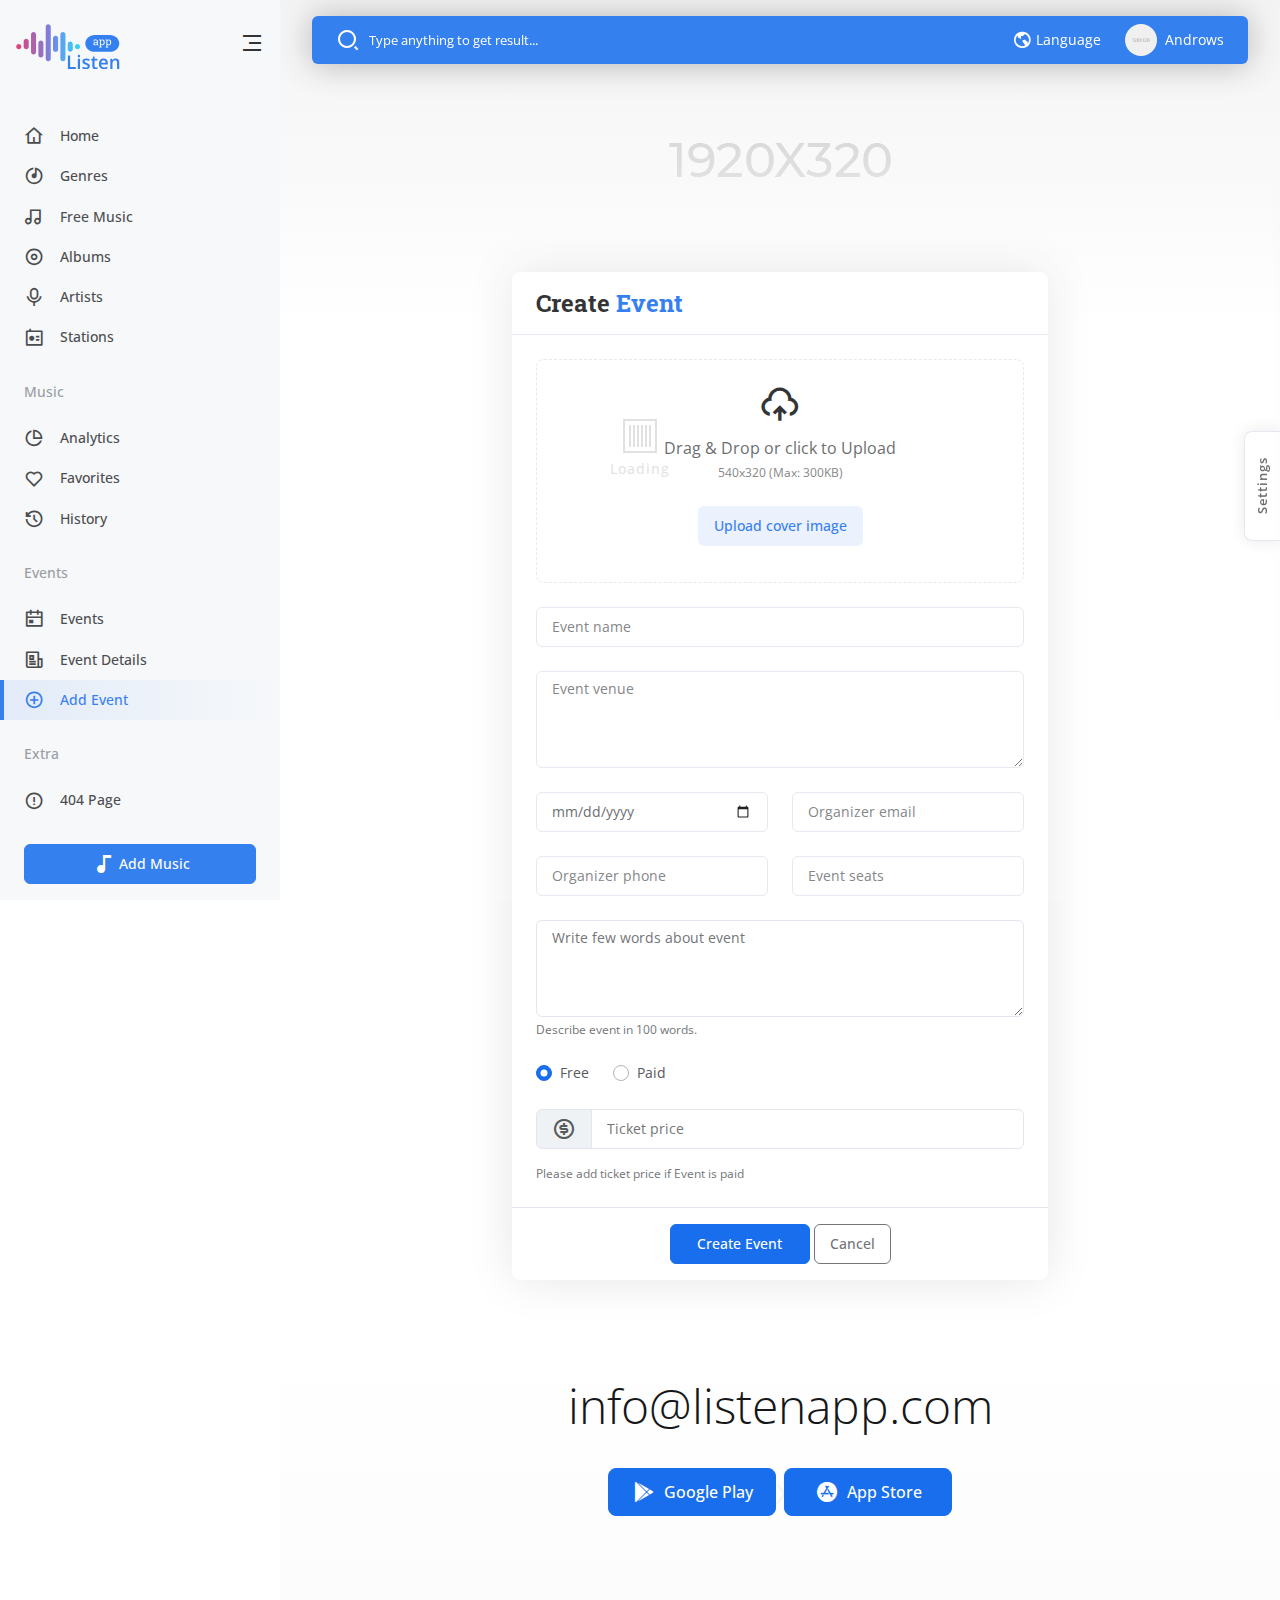
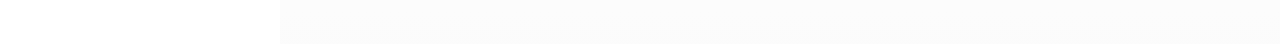
<file: add-event.html>
<!DOCTYPE html>
<html lang="en">
<head>
    <!-- Meta Tag -->
    <meta charset="utf-8">
    <meta http-equiv="X-UA-Compatible" content="IE=edge">
    <meta name="viewport" content="width=device-width, initial-scale=1">

    <!-- Seo Meta -->
    <meta name="description" content="Listen App - Online Music Streaming App Template">
    <meta name="keywords" content="music template, music app, music web app, responsive music app, music, themeforest, html music app template, css3, html5">

    <title>Listen App - Online Music Streaming App</title>

    <!-- Favicon -->
    <link href="images/logos/favicon.png" rel="icon"/>

    <!-- IOS Touch Icons -->
    <link rel="apple-touch-icon" href="images/logos/touch-icon-iphone.png">
    <link rel="apple-touch-icon" sizes="152x152" href="images/logos/touch-icon-ipad.png">
    <link rel="apple-touch-icon" sizes="180x180" href="images/logos/touch-icon-iphone-retina.png">
    <link rel="apple-touch-icon" sizes="167x167" href="images/logos/touch-icon-ipad-retina.png">

    <!-- Styles -->
    <link href="css/plugins.bundle.css" rel="stylesheet" type="text/css"/>
    <link href="css/styles.bundle.css" rel="stylesheet" type="text/css"/>

    <!-- Google fonts -->
    <link rel="preconnect" href="https://fonts.googleapis.com">
    <link rel="preconnect" href="https://fonts.gstatic.com" crossorigin>
    <link href="https://fonts.googleapis.com/css2?family=Open+Sans:wght@300;400;500;600;700;800&display=swap" rel="stylesheet">
    <link href="https://fonts.googleapis.com/css2?family=Roboto+Slab:wght@100;200;300;400;500;600;700;800;900&display=swap" rel="stylesheet">

    <!--[if lt IE 9]>
    <script src="https://oss.maxcdn.com/html5shiv/3.7.2/html5shiv.min.js"></script>
    <script src="https://oss.maxcdn.com/respond/1.4.2/respond.min.js"></script>
    <![endif]-->

</head>
<body>

    <!-- Line loader [[ Find at scss/framework/loader.scss ]] -->
    <div id="line_loader"></div>
    
    <!-- Start:: loader [[ Find at scss/framework/loader.scss ]] -->
    <div id="loader">
        <div class="loader">
            <div class="loader__eq mx-auto">
                <span></span>
                <span></span>
                <span></span>
                <span></span>
                <span></span>
                <span></span>
            </div>
            <span class="loader__text mt-2">Loading</span>
        </div>
    </div>
    <!-- End:: loader -->

    <!-- Start:: wrapper [[ Find at scss/framework/wrapper.scss ]] -->
    <div id="wrapper">

        <!-- Start:: sidebar [[ Find at scss/framework/sidebar.scss ]] -->
        <aside id="sidebar">
            <div class="sidebar-head d-flex align-items-center justify-content-between">
                <a href="index.html" class="brand external">
                    <img src="images/logos/logo.svg" alt="Listen app">
                </a>
                
                <a href="javascript:void(0);" role="button" class="sidebar-toggler" aria-label="Sidebar toggler">
                    <div class="d-none d-lg-block">
                        <i class="ri-menu-3-line sidebar-menu-1"></i>
                        <i class="ri-menu-line sidebar-menu-2"></i>
                    </div>
                    <i class="ri-menu-fold-line d-lg-none"></i>
                </a>
            </div>

            <div class="sidebar-body" data-scroll="true">
                <nav class="navbar d-block p-0">
                    <ul class="navbar-nav">
                        <li class="nav-item">
                            <a href="home.html" class="nav-link d-flex align-items-center">
                                <i class="ri-home-4-line fs-5"></i>
                                <span class="ps-3">Home</span>
                            </a>
                        </li>
                        <li class="nav-item">
                            <a href="genres.html" class="nav-link d-flex align-items-center">
                                <i class="ri-disc-line fs-5"></i>
                                <span class="ps-3">Genres</span>
                            </a>
                        </li>
                        <li class="nav-item">
                            <a href="music.html" class="nav-link d-flex align-items-center">
                                <i class="ri-music-2-line fs-5"></i>
                                <span class="ps-3">Free Music</span>
                            </a>
                        </li>
                        <li class="nav-item">
                            <a href="albums.html" class="nav-link d-flex align-items-center">
                                <i class="ri-album-line fs-5"></i>
                                <span class="ps-3">Albums</span>
                            </a>
                        </li>
                        <li class="nav-item">
                            <a href="artists.html" class="nav-link d-flex align-items-center">
                                <i class="ri-mic-line fs-5"></i>
                                <span class="ps-3">Artists</span>
                            </a>
                        </li>
                        <li class="nav-item">
                            <a href="stations.html" class="nav-link d-flex align-items-center">
                                <i class="ri-radio-2-line fs-5"></i>
                                <span class="ps-3">Stations</span>
                            </a>
                        </li>
                        <li class="nav-item nav-item--head">
                            <span class="nav-item--head__text">Music</span>
                            <span class="nav-item--head__dots">...</span>
                        </li>
                        <li class="nav-item">
                            <a href="analytics.html" class="nav-link d-flex align-items-center">
                                <i class="ri-pie-chart-line fs-5"></i>
                                <span class="ps-3">Analytics</span>
                            </a>
                        </li>
                        <li class="nav-item">
                            <a href="favorites.html" class="nav-link d-flex align-items-center">
                                <i class="ri-heart-line fs-5"></i>
                                <span class="ps-3">Favorites</span>
                            </a>
                        </li>
                        <li class="nav-item">
                            <a href="history.html" class="nav-link d-flex align-items-center">
                                <i class="ri-history-line fs-5"></i>
                                <span class="ps-3">History</span>
                            </a>
                        </li>
                        <li class="nav-item nav-item--head">
                            <span class="nav-item--head__text">Events</span>
                            <span class="nav-item--head__dots">...</span>
                        </li>
                        <li class="nav-item">
                            <a href="events.html" class="nav-link d-flex align-items-center">
                                <i class="ri-calendar-event-line fs-5"></i>
                                <span class="ps-3">Events</span>
                            </a>
                        </li>
                        <li class="nav-item">
                            <a href="event-details.html" class="nav-link d-flex align-items-center">
                                <i class="ri-newspaper-line fs-5"></i>
                                <span class="ps-3">Event Details</span>
                            </a>
                        </li>
                        <li class="nav-item">
                            <a href="add-event.html" class="nav-link d-flex align-items-center active">
                                <i class="ri-add-circle-line fs-5"></i>
                                <span class="ps-3">Add Event</span>
                            </a>
                        </li>
                        <li class="nav-item nav-item--head">
                            <span class="nav-item--head__text">Extra</span>
                            <span class="nav-item--head__dots">...</span>
                        </li>
                        <li class="nav-item">
                            <a href="404.html" class="nav-link d-flex align-items-center external">
                                <i class="ri-error-warning-line fs-5"></i>
                                <span class="ps-3">404 Page</span>
                            </a>
                        </li>
                        <li class="nav-item">
                            <a href="blank.html" class="nav-link d-flex align-items-center">
                                <i class="ri-file-line fs-5"></i>
                                <span class="ps-3">Blank Template</span>
                            </a>
                        </li>
                    </ul>
                </nav>
            </div>

            <div class="sidebar-foot">
                <a href="add-music.html" class="btn btn-primary d-flex">
                    <div class="btn__wrap">
                        <i class="ri-music-fill"></i>
                        <span>Add Music</span>
                    </div>
                </a>
            </div>
        </aside>
        <!-- End:: sidebar -->

        <!-- Start:: header [[ Find at scss/framework/header.scss ]] -->
        <header id="header">
            <div class="container">
                <div class="header-container">
                    <div class="d-flex align-items-center">
                        <a href="javascript:void(0);" role="button" class="header-text sidebar-toggler d-lg-none me-3" aria-label="Sidebar toggler">
                            <i class="ri-menu-3-line"></i>
                        </a>

                        <!-- Start:: search form [[ Find at scss/framework/search.scss ]] -->
                        <form action="#" id="search_form" class="me-3">
                            <label for="search_input">
                                <i class="ri-search-2-line"></i>
                            </label>
                            <input type="text" placeholder="Type anything to get result..." id="search_input" class="form-control form-control-sm">
                        </form>
                        <!-- End:: search form -->

                        <!-- Start:: search [[ Find at scss/framework/search.scss ]] -->
                        <div id="search_results" class="search pb-3">
                            <div class="search__head">
                                <div class="search__head__filter">
                                    <button type="button" class="btn btn-sm btn-light-primary active">Trending</button>
                                    <button type="button" class="btn btn-sm btn-light-primary">Artists</button>
                                    <button type="button" class="btn btn-sm btn-light-primary">Songs</button>
                                    <button type="button" class="btn btn-sm btn-light-primary">Albums</button>
                                </div>
                            </div>
                            <div class="search__body" data-scroll="true">
                                <div class="mb-4">
                                    <div class="d-flex align-items-center justify-content-between mb-3">
                                        <span class="search__title">Artists</span>
                                        <a href="artists.html" class="btn btn-link">View All</a>
                                    </div>
                                    <div class="row g-4 list">
                                        <div class="col-xl-3 col-md-4 col-sm-6">
                                            <div class="list__item">
                                                <a href="artist-details.html" class="list__cover">
                                                    <img src="images/cover/large/5.jpg" alt="Jina Moore">
                                                </a>
                                                <div class="list__content">
                                                    <a href="artist-details.html" class="list__title text-truncate">Jina Moore</a>
                                                </div>
                                            </div>
                                        </div>
                                        <div class="col-xl-3 col-md-4 col-sm-6">
                                            <div class="list__item">
                                                <a href="artist-details.html" class="list__cover">
                                                    <img src="images/cover/large/6.jpg" alt="Rasomi Pelina">
                                                </a>
                                                <div class="list__content">
                                                    <a href="artist-details.html" class="list__title text-truncate">Rasomi Pelina</a>
                                                </div>
                                            </div>
                                        </div>
                                        <div class="col-xl-3 col-md-4 col-sm-6">
                                            <div class="list__item">
                                                <a href="artist-details.html" class="list__cover">
                                                    <img src="images/cover/large/7.jpg" alt="Pimila Holliwy">
                                                </a>
                                                <div class="list__content">
                                                    <a href="artist-details.html" class="list__title text-truncate">Pimila Holliwy</a>
                                                </div>
                                            </div>
                                        </div>
                                        <div class="col-xl-3 col-md-4 col-sm-6">
                                            <div class="list__item">
                                                <a href="artist-details.html" class="list__cover">
                                                    <img src="images/cover/large/8.jpg" alt="Karen Jennings">
                                                </a>
                                                <div class="list__content">
                                                    <a href="artist-details.html" class="list__title text-truncate">Karen Jennings</a>
                                                </div>
                                            </div>
                                        </div>
                                    </div>
                                </div>
                                <div class="mb-4">
                                    <div class="d-flex align-items-center justify-content-between mb-3">
                                        <span class="search__title">Songs</span>
                                        <a href="songs.html" class="btn btn-link">View All</a>
                                    </div>
                                    <div class="row g-4 list">
                                        <div class="col-xl-3 col-md-4 col-sm-6">
                                            <div class="list__item">
                                                <a href="song-details.html" class="list__cover">
                                                    <img src="images/cover/small/6.jpg" alt="Hey not me">
                                                </a>
                                                <div class="list__content">
                                                    <a href="song-details.html" class="list__title text-truncate">Hey not me</a>
                                                    <p class="list__subtitle text-truncate">
                                                        <a href="artist-details.html">Rasomi Pelina</a>
                                                    </p>
                                                </div>
                                            </div>
                                        </div>
                                        <div class="col-xl-3 col-md-4 col-sm-6">
                                            <div class="list__item">
                                                <a href="song-details.html" class="list__cover">
                                                    <img src="images/cover/small/7.jpg" alt="Deep inside">
                                                </a>
                                                <div class="list__content">
                                                    <a href="song-details.html" class="list__title text-truncate">Deep inside</a>
                                                    <p class="list__subtitle text-truncate">
                                                        <a href="artist-details.html">Pimila Holliwy</a>
                                                    </p>
                                                </div>
                                            </div>
                                        </div>
                                        <div class="col-xl-3 col-md-4 col-sm-6">
                                            <div class="list__item">
                                                <a href="song-details.html" class="list__cover">
                                                    <img src="images/cover/small/8.jpg" alt="Sadness">
                                                </a>
                                                <div class="list__content">
                                                    <a href="song-details.html" class="list__title text-truncate">Sadness</a>
                                                    <p class="list__subtitle text-truncate">
                                                        <a href="artist-details.html">Karen Jennings</a>
                                                    </p>
                                                </div>
                                            </div>
                                        </div>
                                        <div class="col-xl-3 col-md-4 col-sm-6">
                                            <div class="list__item">
                                                <a href="song-details.html" class="list__cover">
                                                    <img src="images/cover/small/9.jpg" alt="Electric wave">
                                                </a>
                                                <div class="list__content">
                                                    <a href="song-details.html" class="list__title text-truncate">Electric wave</a>
                                                    <p class="list__subtitle text-truncate">
                                                        <a href="artist-details.html">Lenisa Gory</a>
                                                    </p>
                                                </div>
                                            </div>
                                        </div>
                                    </div>
                                </div>
                                <div>
                                    <div class="d-flex align-items-center justify-content-between mb-3">
                                        <span class="search__title">Albums</span>
                                        <a href="albums.html" class="btn btn-link">View All</a>
                                    </div>
                                    <div class="row g-4 list">
                                        <div class="col-xl-3 col-md-4 col-sm-6">
                                            <div class="list__item">
                                                <a href="album-details.html" class="list__cover">
                                                    <img src="images/cover/small/1.jpg" alt="Mummy">
                                                </a>
                                                <div class="list__content">
                                                    <a href="album-details.html" class="list__title text-truncate">Mummy</a>
                                                    <p class="list__subtitle text-truncate">
                                                        <a href="artist-details.html">Arebica Luna</a>
                                                    </p>
                                                </div>
                                            </div>
                                        </div>
                                        <div class="col-xl-3 col-md-4 col-sm-6">
                                            <div class="list__item">
                                                <a href="album-details.html" class="list__cover">
                                                    <img src="images/cover/small/2.jpg" alt="Hot shot">
                                                </a>
                                                <div class="list__content">
                                                    <a href="album-details.html" class="list__title text-truncate">Hot shot</a>
                                                    <p class="list__subtitle text-truncate">
                                                        <a href="artist-details.html">Gerrina Linda</a>
                                                    </p>
                                                </div>
                                            </div>
                                        </div>
                                        <div class="col-xl-3 col-md-4 col-sm-6">
                                            <div class="list__item">
                                                <a href="album-details.html" class="list__cover">
                                                    <img src="images/cover/small/3.jpg" alt="Own way">
                                                </a>
                                                <div class="list__content">
                                                    <a href="album-details.html" class="list__title text-truncate">Own way</a>
                                                    <p class="list__subtitle text-truncate">
                                                        <a href="artist-details.html">Zunira Willy & Nutty Nina</a>
                                                    </p>
                                                </div>
                                            </div>
                                        </div>
                                        <div class="col-xl-3 col-md-4 col-sm-6">
                                            <div class="list__item">
                                                <a href="album-details.html" class="list__cover">
                                                    <img src="images/cover/small/4.jpg" alt="Say yes">
                                                </a>
                                                <div class="list__content">
                                                    <a href="album-details.html" class="list__title text-truncate">Say yes</a>
                                                    <p class="list__subtitle text-truncate">
                                                        <a href="artist-details.html">Johnny Marro</a>
                                                    </p>
                                                </div>
                                            </div>
                                        </div>
                                    </div>
                                </div>
                            </div>
                        </div>
                        <!-- End:: search -->

                        <div class="d-flex align-items-center">
                            <div class="dropdown">
                                <a href="javascript:void(0);" class="header-text d-flex align-items-center" role="button" id="language_menu" data-bs-toggle="dropdown" data-bs-auto-close="outside" aria-expanded="false">
                                    <i class="ri-earth-line fs-5"></i>
                                    <span class="d-none d-md-block ms-1">Language</span>
                                </a>
                                <div class="dropdown-menu dropdown-menu-lg dropdown-menu-end" aria-labelledby="language_menu">
                                    <div class="py-2 px-4">
                                        <span class="d-block fw-bold">What music do you like?</span>
                                        <p>Select languages you want to listen.</p>
                                    </div>
                                    <div class="dropdown-divider"></div>
                                    <div class="d-flex flex-wrap py-2">
                                        <div class="py-2 px-4 w-50">
                                            <div class="form-check mb-0">
                                                <input class="form-check-input" type="checkbox" id="lang_1">
                                                <label class="form-check-label fw-semi-bold" for="lang_1">Hindi</label>
                                            </div>
                                        </div>
                                        <div class="py-2 px-4 w-50">
                                            <div class="form-check mb-0">
                                                <input class="form-check-input" type="checkbox" id="lang_2">
                                                <label class="form-check-label fw-semi-bold" for="lang_2">Punjabi</label>
                                            </div>
                                        </div>
                                        <div class="py-2 px-4 w-50">
                                            <div class="form-check mb-0">
                                                <input class="form-check-input" type="checkbox" id="lang_3">
                                                <label class="form-check-label fw-semi-bold" for="lang_3">Tamil</label>
                                            </div>
                                        </div>
                                        <div class="py-2 px-4 w-50">
                                            <div class="form-check mb-0">
                                                <input class="form-check-input" type="checkbox" id="lang_4">
                                                <label class="form-check-label fw-semi-bold" for="lang_4">Bengali</label>
                                            </div>
                                        </div>
                                        <div class="py-2 px-4 w-50">
                                            <div class="form-check mb-0">
                                                <input class="form-check-input" type="checkbox" id="lang_5">
                                                <label class="form-check-label fw-semi-bold" for="lang_5">Kannada</label>
                                            </div>
                                        </div>
                                        <div class="py-2 px-4 w-50">
                                            <div class="form-check mb-0">
                                                <input class="form-check-input" type="checkbox" id="lang_6">
                                                <label class="form-check-label fw-semi-bold" for="lang_6">Gujarati</label>
                                            </div>
                                        </div>
                                        <div class="py-2 px-4 w-50">
                                            <div class="form-check mb-0">
                                                <input class="form-check-input" type="checkbox" id="lang_7">
                                                <label class="form-check-label fw-semi-bold" for="lang_7">Urdu</label>
                                            </div>
                                        </div>
                                        <div class="py-2 px-4 w-50">
                                            <div class="form-check mb-0">
                                                <input class="form-check-input" type="checkbox" id="lang_8">
                                                <label class="form-check-label fw-semi-bold" for="lang_8">English</label>
                                            </div>
                                        </div>
                                        <div class="py-2 px-4 w-50">
                                            <div class="form-check mb-0">
                                                <input class="form-check-input" type="checkbox" id="lang_9">
                                                <label class="form-check-label fw-semi-bold" for="lang_9">Telugu</label>
                                            </div>
                                        </div>
                                        <div class="py-2 px-4 w-50">
                                            <div class="form-check mb-0">
                                                <input class="form-check-input" type="checkbox" id="lang_10">
                                                <label class="form-check-label fw-semi-bold" for="lang_10">Bhojpuri</label>
                                            </div>
                                        </div>
                                        <div class="py-2 px-4 w-50">
                                            <div class="form-check mb-0">
                                                <input class="form-check-input" type="checkbox" id="lang_11">
                                                <label class="form-check-label fw-semi-bold" for="lang_11">Malayalam</label>
                                            </div>
                                        </div>
                                        <div class="py-2 px-4 w-50">
                                            <div class="form-check mb-0">
                                                <input class="form-check-input" type="checkbox" id="lang_12">
                                                <label class="form-check-label fw-semi-bold" for="lang_12">Marathi</label>
                                            </div>
                                        </div>
                                        <div class="py-2 px-4 w-50">
                                            <div class="form-check mb-0">
                                                <input class="form-check-input" type="checkbox" id="lang_13">
                                                <label class="form-check-label fw-semi-bold" for="lang_13">Haryanvi</label>
                                            </div>
                                        </div>
                                        <div class="py-2 px-4 w-50">
                                            <div class="form-check mb-0">
                                                <input class="form-check-input" type="checkbox" id="lang_14">
                                                <label class="form-check-label fw-semi-bold" for="lang_14">Rajasthani</label>
                                            </div>
                                        </div>
                                        <div class="py-2 px-4 w-50">
                                            <div class="form-check mb-0">
                                                <input class="form-check-input" type="checkbox" id="lang_15">
                                                <label class="form-check-label fw-semi-bold" for="lang_15">Assamese</label>
                                            </div>
                                        </div>
                                        <div class="py-2 px-4 w-50">
                                            <div class="form-check mb-0">
                                                <input class="form-check-input" type="checkbox" id="lang_16">
                                                <label class="form-check-label fw-semi-bold" for="lang_16">Odia</label>
                                            </div>
                                        </div>
                                    </div>
                                    <div class="dropdown-divider"></div>
                                    <div class="py-2 px-4">
                                        <button type="button" class="btn btn-primary w-100 justify-content-center">Update</button>
                                    </div>
                                </div>
                            </div>
                            
                            <div class="dropdown ms-3 ms-sm-4">
                                <a href="javascript:void(0);" class="avatar header-text" role="button" id="user_menu" data-bs-toggle="dropdown" aria-expanded="false">
                                    <div class="avatar__image">
                                        <img src="images/users/thumb.jpg" alt="user">
                                    </div>
                                    <span class="ps-2 d-none d-sm-block">Androws</span>
                                </a>
                                <ul class="dropdown-menu dropdown-menu-md dropdown-menu-end" aria-labelledby="user_menu">
                                    <li>
                                        <div class="py-2 px-3 avatar avatar--lg">
                                            <div class="avatar__image">
                                                <img src="images/users/thumb.jpg" alt="user">
                                            </div>
                                            <div class="avatar__content">
                                                <span class="avatar__title">Androws Kinny</span>
                                                <span class="avatar__subtitle">Artist</span>
                                            </div>
                                        </div>
                                    </li>
                                    <li class="dropdown-divider"></li>
                                    <li>
                                        <a class="dropdown-item d-flex align-items-center" href="profile.html">
                                            <i class="ri-user-3-line fs-5"></i>
                                            <span class="ps-2">Profile</span>
                                        </a>
                                    </li>
                                    <li>
                                        <a class="dropdown-item d-flex align-items-center" href="favorites.html">
                                            <i class="ri-heart-line fs-5"></i>
                                            <span class="ps-2">Favorites</span>
                                        </a>
                                    </li>
                                    <li>
                                        <a class="dropdown-item d-flex align-items-center" href="settings.html">
                                            <i class="ri-settings-line fs-5"></i>
                                            <span class="ps-2">Settings</span>
                                        </a>
                                    </li>
                                    <li>
                                        <a class="dropdown-item d-flex align-items-center" href="plan.html">
                                            <i class="ri-money-dollar-circle-line fs-5"></i>
                                            <span class="ps-2">Plan</span>
                                        </a>
                                    </li>
                                    <li class="dropdown-divider"></li>
                                    <li>
                                        <a class="dropdown-item d-flex align-items-center external text-danger" href="index.html">
                                            <i class="ri-logout-circle-line fs-5"></i>
                                            <span class="ps-2">Logout</span>
                                        </a>
                                    </li>
                                </ul>
                            </div>
                        </div>
                    </div>
                </div>
            </div>
        </header>
        <!-- End:: header -->

        <!-- Start:: page content [[ Find at scss/framework/wrapper.scss ]] -->
        <main id="page_content">

             <!-- Hero [[ Find at scss/framework/hero.scss ]] -->
            <div class="hero" style="background-image: url(images/banner/event.jpg);"></div>

            <!-- Start:: under hero [[ Find at scss/framework/hero.scss ]] -->
            <div class="under-hero container">

                <!-- Start:: section [[ Find at scss/framework/section.scss ]] -->
                <div class="section">
                    <div class="row">
                        <div class="col-xl-7 col-md-10 mx-auto">
                            <div class="card">
                                <div class="card-header">
                                    <h4 class="mb-0">Create <span class="text-primary">Event</span></h4>
                                </div>
                                <div class="card-body">
                                    <form action="#" class="row">
                                        <div class="col-12 mb-4">
                                            <div class="dropzone text-center">
                                                <div class="dz-message">
                                                    <i class="ri-upload-cloud-2-line fs-2 text-dark"></i>
                                                    <span class=" d-block fs-6 mt-2">Drag & Drop or click to Upload</span>
                                                    <span class=" d-block form-text mb-4">540x320 (Max: 300KB)</span>
                                                    <button type="button" class="btn btn-light-primary">Upload cover image</button>
                                                </div>
                                            </div>
                                        </div>
                                        <div class="col-12 mb-4">
                                            <input type="text" class="form-control" placeholder="Event name">
                                        </div>
                                        <div class="col-12 mb-4">
                                            <textarea name="venue" id="venue" cols="30" rows="4" class="form-control" placeholder="Event venue"></textarea>
                                        </div>
                                        <div class="col-sm-6 mb-4">
                                            <input type="date" class="form-control">
                                        </div>
                                        <div class="col-sm-6 mb-4">
                                            <input type="text" class="form-control" placeholder="Organizer email">
                                        </div>
                                        <div class="col-sm-6 mb-4">
                                            <input type="text" class="form-control" placeholder="Organizer phone">
                                        </div>
                                        <div class="col-sm-6 mb-4">
                                            <input type="text" class="form-control" placeholder="Event seats">
                                        </div>
                                        <div class="col-12 mb-4">
                                            <textarea name="description" id="description" cols="30" rows="4" class="form-control" placeholder="Write few words about event"></textarea>
                                            <div class="form-text">Describe event in 100 words.</div>
                                        </div>
                                        <div class="col-12 d-flex align-items-center mb-4">
                                            <div class="form-check me-4">
                                                <input class="form-check-input" type="radio" name="price" id="free" checked>
                                                <label class="form-check-label" for="free">Free</label>
                                            </div>
                                            <div class="form-check">
                                                <input class="form-check-input" type="radio" name="price" id="paid">
                                                <label class="form-check-label" for="paid">Paid</label>
                                            </div>
                                        </div>
                                        <div class="col-12">
                                            <div class="input-group mb-3">
                                                <span class="input-group-text" id="basic-addon1">
                                                    <i class="ri-money-dollar-circle-line"></i>
                                                </span>
                                                <input type="text" class="form-control" placeholder="Ticket price">
                                            </div>
                                            <div class="form-text">Please add ticket price if Event is paid</div>
                                        </div>
                                    </form>
                                </div>
                                <div class="card-footer text-center">
                                    <button class="btn btn-primary" style="min-width: 140px;">Create Event</button>
                                    <button class="btn btn-outline-secondary">Cancel</button>
                                </div>
                            </div>
                        </div>
                    </div>
                </div>
                <!-- End:: section -->

            </div>
            <!-- End:: under hero -->

            <!-- Start:: footer [[ Find at scss/framework/footer.scss ]] -->
            <footer id="footer">
                <div class="container">
                    <div class="text-center mb-4">
                        <a href="mailto:info@listenapp.com" class="display-5 email">info@listenapp.com</a>
                    </div>
                    <div class="app-btn-group pt-2">
                        <a href="#" class="btn btn-lg btn-primary">
                            <div class="btn__wrap">
                                <i class="ri-google-play-fill"></i>
                                <span class="ms-2">Google Play</span>
                            </div>
                        </a>
                        <a href="#" class="btn btn-lg btn-primary">
                            <div class="btn__wrap">
                                <i class="ri-app-store-fill"></i>
                                <span class="ms-2">App Store</span>
                            </div>
                        </a>
                    </div>
                </div>
            </footer>
            <!-- End:: footer -->

        </main>
        <!-- End:: page content -->

    </div>
    <!-- End:: wrapper -->

    <!-- Start:: player [[ Find at scss/framework/player.scss ]] -->
    <div id="player">
        <div class="container">
            <div class="player-container">
                <div class="player-progress">
                    <progress class="amplitude-buffered-progress player-progress__bar" value="0"></progress>
                    <progress class="amplitude-song-played-progress player-progress__bar"></progress>
                    <input type="range" class="amplitude-song-slider player-progress__slider" aria-label="Progress slider">
                </div>
        
                <!-- Start:: cover [[ Find at scss/components/cover.scss ]] -->
                <div class="cover d-flex align-items-center">
                    <div class="cover__image">
                        <img data-amplitude-song-info="cover_art_url" src="images/cover/small/1.jpg" alt="">
                    </div>
                    <div class="cover__content ps-3 d-none d-sm-block">
                        <a href="song-details.html" class="cover__title text-truncate" data-amplitude-song-info="name"></a>
                        <a href="artist-details.html" class="cover__subtitle text-truncate" data-amplitude-song-info="artist"></a>
                    </div>
                </div>
                <!-- End:: cover -->
        
                <div class="player-control">
                    <button type="button" class="amplitude-repeat btn btn-icon me-4 d-none d-md-block" aria-label="Repeat">
                        <i class="ri-repeat-2-fill fs-5"></i>
                    </button>
                    <button type="button" class="amplitude-prev btn btn-icon" aria-label="Backward">
                        <i class="ri-skip-back-mini-fill"></i>
                    </button>
                    <button type="button" class="amplitude-play-pause btn btn-icon btn-default rounded-pill" aria-label="Play pause">
                        <i class="ri-play-fill icon-play"></i>
                        <i class="ri-pause-fill icon-pause"></i>
                    </button>
                    <button type="button" class="amplitude-next btn btn-icon" aria-label="Forward">
                        <i class="ri-skip-forward-mini-fill"></i>
                    </button>
                    <button type="button" class="amplitude-shuffle amplitude-shuffle-off btn btn-icon ms-4 d-none d-md-block" aria-label="Shuffle">
                        <i class="ri-shuffle-fill fs-5"></i>
                    </button>
                </div>

                <div class="player-info">
                    <div class="me-4 d-none d-xl-block">
                        <span class="amplitude-current-minutes"></span>:<span class="amplitude-current-seconds"></span> /
                        <span class="amplitude-duration-minutes"></span>:<span class="amplitude-duration-seconds"></span>
                    </div>
                    <div class="player-volume dropdown d-none d-md-block">
                        <button class="btn btn-icon" data-bs-toggle="dropdown" data-bs-auto-close="outside" aria-label="Volume" aria-expanded="false">
                            <i class="ri-volume-mute-fill fs-5 d-none"></i>
                            <i class="ri-volume-down-fill fs-5"></i>
                            <i class="ri-volume-up-fill fs-5 d-none"></i>
                        </button>
                        <div class="dropdown-menu prevent-click">
                            <input type="range" class="amplitude-volume-slider" value="50" min="0" max="100" aria-label="Volume slider">
                        </div>
                    </div>
                    <div class="dropstart d-none d-md-block">
                        <button class="btn btn-icon" data-bs-toggle="dropdown" aria-label="Song options" aria-expanded="false">
                            <i class="ri-more-2-fill fs-5"></i>
                        </button>
                        <ul class="dropdown-menu dropdown-menu-sm" id="player_options">
                            <li><a class="dropdown-item" href="javascript:void(0);" role="button" data-favorite-id="1">Favorite</a></li>
                            <li><a class="dropdown-item" href="javascript:void(0);" role="button" data-playlist-id="1">Add to playlist</a></li>
                            <li><a class="dropdown-item" href="audio/ringtone-1.mp3" download>Download</a></li>
                            <li><a class="dropdown-item" href="javascript:void(0);" role="button">Share</a></li>
                            <li class="dropdown-divider"></li>
                            <li><a class="dropdown-item" href="song-details.html">View details</a></li>
                        </ul>
                    </div>

                    <!-- Start:: playlist [[ Find at scss/framework/playlist.scss ]] -->
                    <div class="playlist dropstart me-3">
                        <button class="btn btn-icon" data-bs-toggle="dropdown" data-bs-auto-close="outside" aria-label="Playlist" aria-expanded="false">
                            <i class="ri-play-list-fill fs-5"></i>
                        </button>
                        <div class="dropdown-menu playlist__dropdown">
                            <div class="playlist__head d-flex align-items-center justify-content-between">
                                <h6 class="mb-0">Next Lineup</h6>
                                <a href="javascript:void(0);" role="button" id="clear_playlist" class="btn btn-link">Clear</a>
                            </div>
                            <!-- Start:: list [[ Find at scss/components/list.scss ]] -->
                            <div id="playlist" class="list playlist__body" data-scroll="true">
                                <div class="col-sm-8 col-10 mx-auto mt-5 text-center">
                                    <i class="ri-music-2-line mb-3"></i>
                                    <p>No songs, album or playlist are added on lineup.</p>
                                </div>
                            </div>
                            <!-- End:: list -->
                        </div>
                    </div>
                    <!-- End:: playlist -->
                </div>
            </div>
        </div>
    </div>
    <!-- End:: player -->

    <!-- Backdrop [[ Find at scss/framework/wrapper.scss ]] -->
    <div id="backdrop"></div>


    <!-- Scripts -->
    <script src="js/plugins.bundle.js"></script>
    <script src="js/scripts.bundle.js"></script>

</body>
</html>
</file>
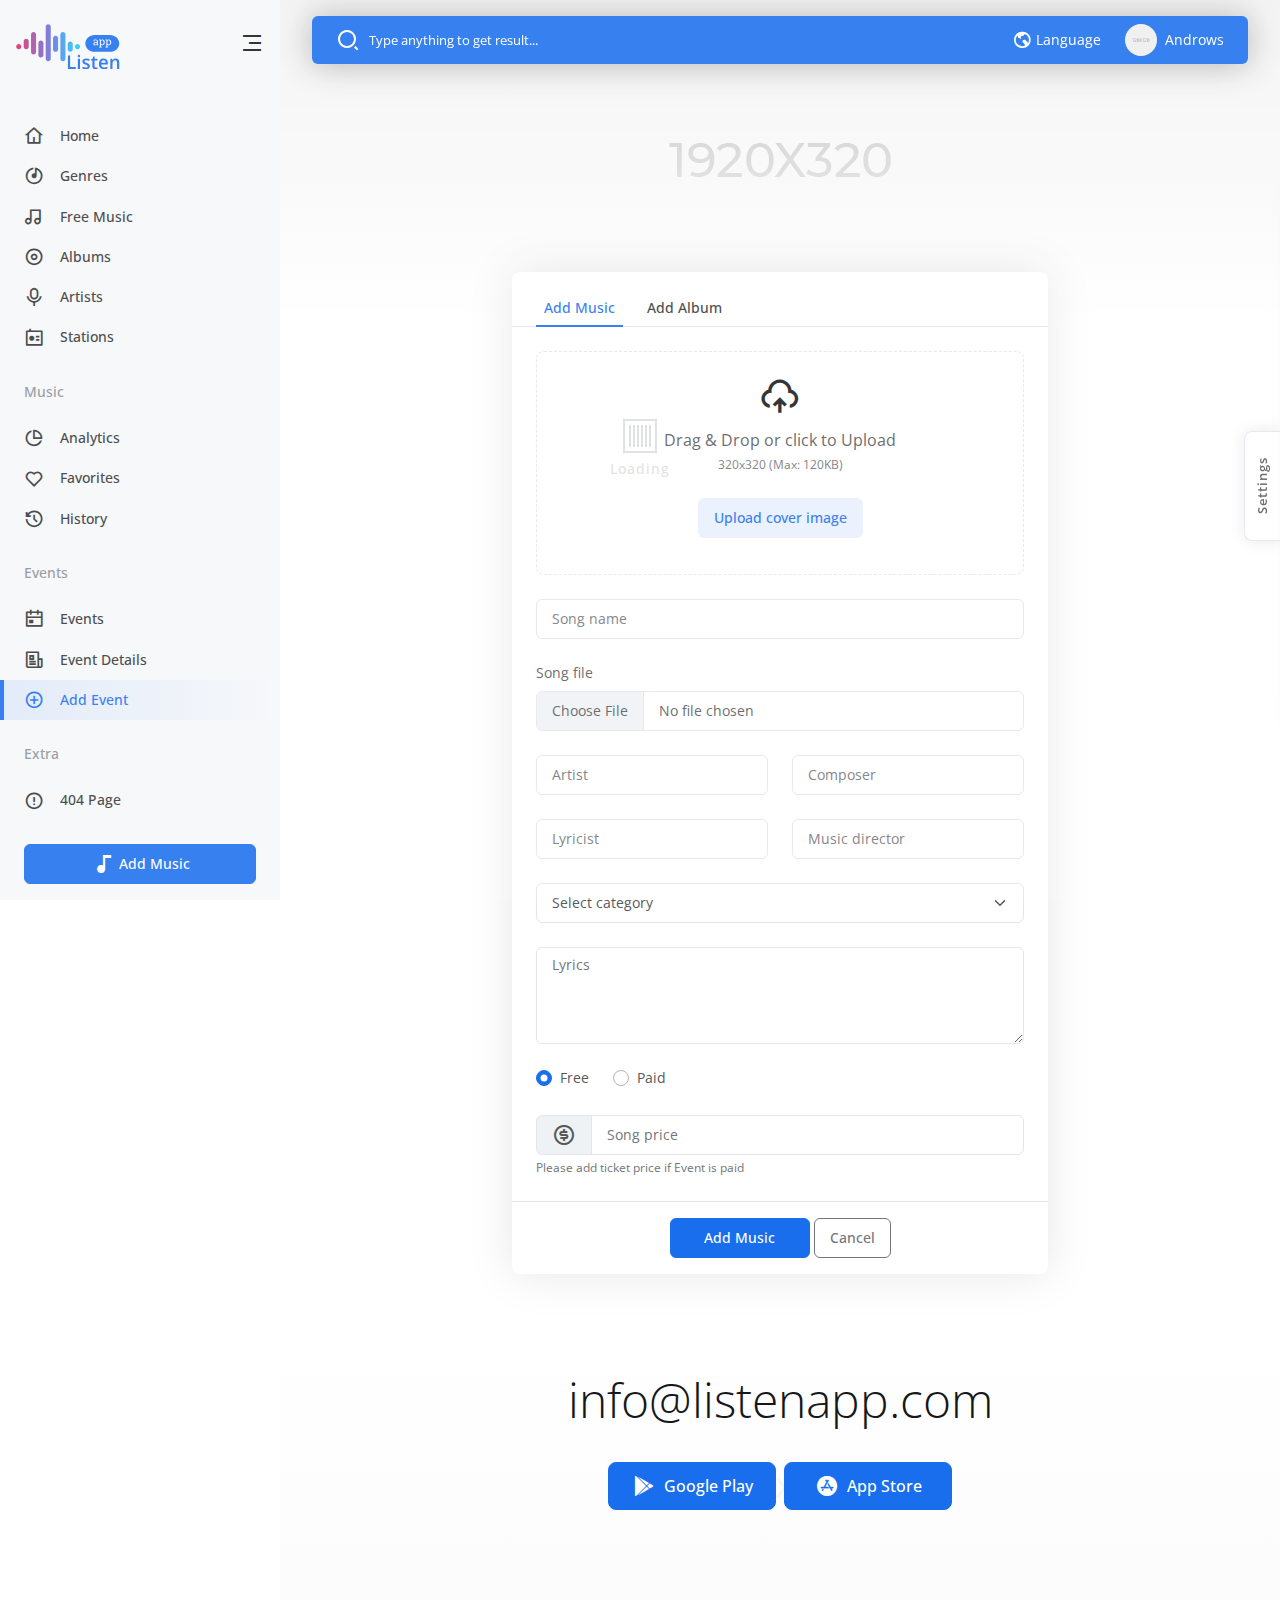
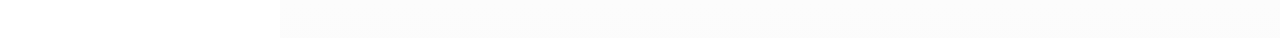
<file: add-music.html>
<!DOCTYPE html>
<html lang="en">
<head>
    <!-- Meta Tag -->
    <meta charset="utf-8">
    <meta http-equiv="X-UA-Compatible" content="IE=edge">
    <meta name="viewport" content="width=device-width, initial-scale=1">

    <!-- Seo Meta -->
    <meta name="description" content="Listen App - Online Music Streaming App Template">
    <meta name="keywords" content="music template, music app, music web app, responsive music app, music, themeforest, html music app template, css3, html5">

    <title>Listen App - Online Music Streaming App</title>

    <!-- Favicon -->
    <link href="images/logos/favicon.png" rel="icon"/>

    <!-- IOS Touch Icons -->
    <link rel="apple-touch-icon" href="images/logos/touch-icon-iphone.png">
    <link rel="apple-touch-icon" sizes="152x152" href="images/logos/touch-icon-ipad.png">
    <link rel="apple-touch-icon" sizes="180x180" href="images/logos/touch-icon-iphone-retina.png">
    <link rel="apple-touch-icon" sizes="167x167" href="images/logos/touch-icon-ipad-retina.png">

    <!-- Styles -->
    <link href="css/plugins.bundle.css" rel="stylesheet" type="text/css"/>
    <link href="css/styles.bundle.css" rel="stylesheet" type="text/css"/>

    <!-- Google fonts -->
    <link rel="preconnect" href="https://fonts.googleapis.com">
    <link rel="preconnect" href="https://fonts.gstatic.com" crossorigin>
    <link href="https://fonts.googleapis.com/css2?family=Open+Sans:wght@300;400;500;600;700;800&display=swap" rel="stylesheet">
    <link href="https://fonts.googleapis.com/css2?family=Roboto+Slab:wght@100;200;300;400;500;600;700;800;900&display=swap" rel="stylesheet">

    <!--[if lt IE 9]>
    <script src="https://oss.maxcdn.com/html5shiv/3.7.2/html5shiv.min.js"></script>
    <script src="https://oss.maxcdn.com/respond/1.4.2/respond.min.js"></script>
    <![endif]-->

</head>
<body>

    <!-- Line loader [[ Find at scss/framework/loader.scss ]] -->
    <div id="line_loader"></div>
    
    <!-- Start:: loader [[ Find at scss/framework/loader.scss ]] -->
    <div id="loader">
        <div class="loader">
            <div class="loader__eq mx-auto">
                <span></span>
                <span></span>
                <span></span>
                <span></span>
                <span></span>
                <span></span>
            </div>
            <span class="loader__text mt-2">Loading</span>
        </div>
    </div>
    <!-- End:: loader -->

    <!-- Start:: wrapper [[ Find at scss/framework/wrapper.scss ]] -->
    <div id="wrapper">

        <!-- Start:: sidebar [[ Find at scss/framework/sidebar.scss ]] -->
        <aside id="sidebar">
            <div class="sidebar-head d-flex align-items-center justify-content-between">
                <a href="index.html" class="brand external">
                    <img src="images/logos/logo.svg" alt="Listen app">
                </a>
                
                <a href="javascript:void(0);" role="button" class="sidebar-toggler" aria-label="Sidebar toggler">
                    <div class="d-none d-lg-block">
                        <i class="ri-menu-3-line sidebar-menu-1"></i>
                        <i class="ri-menu-line sidebar-menu-2"></i>
                    </div>
                    <i class="ri-menu-fold-line d-lg-none"></i>
                </a>
            </div>

            <div class="sidebar-body" data-scroll="true">
                <nav class="navbar d-block p-0">
                    <ul class="navbar-nav">
                        <li class="nav-item">
                            <a href="home.html" class="nav-link d-flex align-items-center">
                                <i class="ri-home-4-line fs-5"></i>
                                <span class="ps-3">Home</span>
                            </a>
                        </li>
                        <li class="nav-item">
                            <a href="genres.html" class="nav-link d-flex align-items-center">
                                <i class="ri-disc-line fs-5"></i>
                                <span class="ps-3">Genres</span>
                            </a>
                        </li>
                        <li class="nav-item">
                            <a href="music.html" class="nav-link d-flex align-items-center">
                                <i class="ri-music-2-line fs-5"></i>
                                <span class="ps-3">Free Music</span>
                            </a>
                        </li>
                        <li class="nav-item">
                            <a href="albums.html" class="nav-link d-flex align-items-center">
                                <i class="ri-album-line fs-5"></i>
                                <span class="ps-3">Albums</span>
                            </a>
                        </li>
                        <li class="nav-item">
                            <a href="artists.html" class="nav-link d-flex align-items-center">
                                <i class="ri-mic-line fs-5"></i>
                                <span class="ps-3">Artists</span>
                            </a>
                        </li>
                        <li class="nav-item">
                            <a href="stations.html" class="nav-link d-flex align-items-center">
                                <i class="ri-radio-2-line fs-5"></i>
                                <span class="ps-3">Stations</span>
                            </a>
                        </li>
                        <li class="nav-item nav-item--head">
                            <span class="nav-item--head__text">Music</span>
                            <span class="nav-item--head__dots">...</span>
                        </li>
                        <li class="nav-item">
                            <a href="analytics.html" class="nav-link d-flex align-items-center">
                                <i class="ri-pie-chart-line fs-5"></i>
                                <span class="ps-3">Analytics</span>
                            </a>
                        </li>
                        <li class="nav-item">
                            <a href="favorites.html" class="nav-link d-flex align-items-center">
                                <i class="ri-heart-line fs-5"></i>
                                <span class="ps-3">Favorites</span>
                            </a>
                        </li>
                        <li class="nav-item">
                            <a href="history.html" class="nav-link d-flex align-items-center">
                                <i class="ri-history-line fs-5"></i>
                                <span class="ps-3">History</span>
                            </a>
                        </li>
                        <li class="nav-item nav-item--head">
                            <span class="nav-item--head__text">Events</span>
                            <span class="nav-item--head__dots">...</span>
                        </li>
                        <li class="nav-item">
                            <a href="events.html" class="nav-link d-flex align-items-center">
                                <i class="ri-calendar-event-line fs-5"></i>
                                <span class="ps-3">Events</span>
                            </a>
                        </li>
                        <li class="nav-item">
                            <a href="event-details.html" class="nav-link d-flex align-items-center">
                                <i class="ri-newspaper-line fs-5"></i>
                                <span class="ps-3">Event Details</span>
                            </a>
                        </li>
                        <li class="nav-item">
                            <a href="add-event.html" class="nav-link d-flex align-items-center active">
                                <i class="ri-add-circle-line fs-5"></i>
                                <span class="ps-3">Add Event</span>
                            </a>
                        </li>
                        <li class="nav-item nav-item--head">
                            <span class="nav-item--head__text">Extra</span>
                            <span class="nav-item--head__dots">...</span>
                        </li>
                        <li class="nav-item">
                            <a href="404.html" class="nav-link d-flex align-items-center external">
                                <i class="ri-error-warning-line fs-5"></i>
                                <span class="ps-3">404 Page</span>
                            </a>
                        </li>
                        <li class="nav-item">
                            <a href="blank.html" class="nav-link d-flex align-items-center">
                                <i class="ri-file-line fs-5"></i>
                                <span class="ps-3">Blank Template</span>
                            </a>
                        </li>
                    </ul>
                </nav>
            </div>

            <div class="sidebar-foot">
                <a href="add-music.html" class="btn btn-primary d-flex">
                    <div class="btn__wrap">
                        <i class="ri-music-fill"></i>
                        <span>Add Music</span>
                    </div>
                </a>
            </div>
        </aside>
        <!-- End:: sidebar -->

        <!-- Start:: header [[ Find at scss/framework/header.scss ]] -->
        <header id="header">
            <div class="container">
                <div class="header-container">
                    <div class="d-flex align-items-center">
                        <a href="javascript:void(0);" role="button" class="header-text sidebar-toggler d-lg-none me-3" aria-label="Sidebar toggler">
                            <i class="ri-menu-3-line"></i>
                        </a>

                        <!-- Start:: search form [[ Find at scss/framework/search.scss ]] -->
                        <form action="#" id="search_form" class="me-3">
                            <label for="search_input">
                                <i class="ri-search-2-line"></i>
                            </label>
                            <input type="text" placeholder="Type anything to get result..." id="search_input" class="form-control form-control-sm">
                        </form>
                        <!-- End:: search form -->

                        <!-- Start:: search [[ Find at scss/framework/search.scss ]] -->
                        <div id="search_results" class="search pb-3">
                            <div class="search__head">
                                <div class="search__head__filter">
                                    <button type="button" class="btn btn-sm btn-light-primary active">Trending</button>
                                    <button type="button" class="btn btn-sm btn-light-primary">Artists</button>
                                    <button type="button" class="btn btn-sm btn-light-primary">Songs</button>
                                    <button type="button" class="btn btn-sm btn-light-primary">Albums</button>
                                </div>
                            </div>
                            <div class="search__body" data-scroll="true">
                                <div class="mb-4">
                                    <div class="d-flex align-items-center justify-content-between mb-3">
                                        <span class="search__title">Artists</span>
                                        <a href="artists.html" class="btn btn-link">View All</a>
                                    </div>
                                    <div class="row g-4 list">
                                        <div class="col-xl-3 col-md-4 col-sm-6">
                                            <div class="list__item">
                                                <a href="artist-details.html" class="list__cover">
                                                    <img src="images/cover/large/5.jpg" alt="Jina Moore">
                                                </a>
                                                <div class="list__content">
                                                    <a href="artist-details.html" class="list__title text-truncate">Jina Moore</a>
                                                </div>
                                            </div>
                                        </div>
                                        <div class="col-xl-3 col-md-4 col-sm-6">
                                            <div class="list__item">
                                                <a href="artist-details.html" class="list__cover">
                                                    <img src="images/cover/large/6.jpg" alt="Rasomi Pelina">
                                                </a>
                                                <div class="list__content">
                                                    <a href="artist-details.html" class="list__title text-truncate">Rasomi Pelina</a>
                                                </div>
                                            </div>
                                        </div>
                                        <div class="col-xl-3 col-md-4 col-sm-6">
                                            <div class="list__item">
                                                <a href="artist-details.html" class="list__cover">
                                                    <img src="images/cover/large/7.jpg" alt="Pimila Holliwy">
                                                </a>
                                                <div class="list__content">
                                                    <a href="artist-details.html" class="list__title text-truncate">Pimila Holliwy</a>
                                                </div>
                                            </div>
                                        </div>
                                        <div class="col-xl-3 col-md-4 col-sm-6">
                                            <div class="list__item">
                                                <a href="artist-details.html" class="list__cover">
                                                    <img src="images/cover/large/8.jpg" alt="Karen Jennings">
                                                </a>
                                                <div class="list__content">
                                                    <a href="artist-details.html" class="list__title text-truncate">Karen Jennings</a>
                                                </div>
                                            </div>
                                        </div>
                                    </div>
                                </div>
                                <div class="mb-4">
                                    <div class="d-flex align-items-center justify-content-between mb-3">
                                        <span class="search__title">Songs</span>
                                        <a href="songs.html" class="btn btn-link">View All</a>
                                    </div>
                                    <div class="row g-4 list">
                                        <div class="col-xl-3 col-md-4 col-sm-6">
                                            <div class="list__item">
                                                <a href="song-details.html" class="list__cover">
                                                    <img src="images/cover/small/6.jpg" alt="Hey not me">
                                                </a>
                                                <div class="list__content">
                                                    <a href="song-details.html" class="list__title text-truncate">Hey not me</a>
                                                    <p class="list__subtitle text-truncate">
                                                        <a href="artist-details.html">Rasomi Pelina</a>
                                                    </p>
                                                </div>
                                            </div>
                                        </div>
                                        <div class="col-xl-3 col-md-4 col-sm-6">
                                            <div class="list__item">
                                                <a href="song-details.html" class="list__cover">
                                                    <img src="images/cover/small/7.jpg" alt="Deep inside">
                                                </a>
                                                <div class="list__content">
                                                    <a href="song-details.html" class="list__title text-truncate">Deep inside</a>
                                                    <p class="list__subtitle text-truncate">
                                                        <a href="artist-details.html">Pimila Holliwy</a>
                                                    </p>
                                                </div>
                                            </div>
                                        </div>
                                        <div class="col-xl-3 col-md-4 col-sm-6">
                                            <div class="list__item">
                                                <a href="song-details.html" class="list__cover">
                                                    <img src="images/cover/small/8.jpg" alt="Sadness">
                                                </a>
                                                <div class="list__content">
                                                    <a href="song-details.html" class="list__title text-truncate">Sadness</a>
                                                    <p class="list__subtitle text-truncate">
                                                        <a href="artist-details.html">Karen Jennings</a>
                                                    </p>
                                                </div>
                                            </div>
                                        </div>
                                        <div class="col-xl-3 col-md-4 col-sm-6">
                                            <div class="list__item">
                                                <a href="song-details.html" class="list__cover">
                                                    <img src="images/cover/small/9.jpg" alt="Electric wave">
                                                </a>
                                                <div class="list__content">
                                                    <a href="song-details.html" class="list__title text-truncate">Electric wave</a>
                                                    <p class="list__subtitle text-truncate">
                                                        <a href="artist-details.html">Lenisa Gory</a>
                                                    </p>
                                                </div>
                                            </div>
                                        </div>
                                    </div>
                                </div>
                                <div>
                                    <div class="d-flex align-items-center justify-content-between mb-3">
                                        <span class="search__title">Albums</span>
                                        <a href="albums.html" class="btn btn-link">View All</a>
                                    </div>
                                    <div class="row g-4 list">
                                        <div class="col-xl-3 col-md-4 col-sm-6">
                                            <div class="list__item">
                                                <a href="album-details.html" class="list__cover">
                                                    <img src="images/cover/small/1.jpg" alt="Mummy">
                                                </a>
                                                <div class="list__content">
                                                    <a href="album-details.html" class="list__title text-truncate">Mummy</a>
                                                    <p class="list__subtitle text-truncate">
                                                        <a href="artist-details.html">Arebica Luna</a>
                                                    </p>
                                                </div>
                                            </div>
                                        </div>
                                        <div class="col-xl-3 col-md-4 col-sm-6">
                                            <div class="list__item">
                                                <a href="album-details.html" class="list__cover">
                                                    <img src="images/cover/small/2.jpg" alt="Hot shot">
                                                </a>
                                                <div class="list__content">
                                                    <a href="album-details.html" class="list__title text-truncate">Hot shot</a>
                                                    <p class="list__subtitle text-truncate">
                                                        <a href="artist-details.html">Gerrina Linda</a>
                                                    </p>
                                                </div>
                                            </div>
                                        </div>
                                        <div class="col-xl-3 col-md-4 col-sm-6">
                                            <div class="list__item">
                                                <a href="album-details.html" class="list__cover">
                                                    <img src="images/cover/small/3.jpg" alt="Own way">
                                                </a>
                                                <div class="list__content">
                                                    <a href="album-details.html" class="list__title text-truncate">Own way</a>
                                                    <p class="list__subtitle text-truncate">
                                                        <a href="artist-details.html">Zunira Willy & Nutty Nina</a>
                                                    </p>
                                                </div>
                                            </div>
                                        </div>
                                        <div class="col-xl-3 col-md-4 col-sm-6">
                                            <div class="list__item">
                                                <a href="album-details.html" class="list__cover">
                                                    <img src="images/cover/small/4.jpg" alt="Say yes">
                                                </a>
                                                <div class="list__content">
                                                    <a href="album-details.html" class="list__title text-truncate">Say yes</a>
                                                    <p class="list__subtitle text-truncate">
                                                        <a href="artist-details.html">Johnny Marro</a>
                                                    </p>
                                                </div>
                                            </div>
                                        </div>
                                    </div>
                                </div>
                            </div>
                        </div>
                        <!-- End:: search -->

                        <div class="d-flex align-items-center">
                            <div class="dropdown">
                                <a href="javascript:void(0);" class="header-text d-flex align-items-center" role="button" id="language_menu" data-bs-toggle="dropdown" data-bs-auto-close="outside" aria-expanded="false">
                                    <i class="ri-earth-line fs-5"></i>
                                    <span class="d-none d-md-block ms-1">Language</span>
                                </a>
                                <div class="dropdown-menu dropdown-menu-lg dropdown-menu-end" aria-labelledby="language_menu">
                                    <div class="py-2 px-4">
                                        <span class="d-block fw-bold">What music do you like?</span>
                                        <p>Select languages you want to listen.</p>
                                    </div>
                                    <div class="dropdown-divider"></div>
                                    <div class="d-flex flex-wrap py-2">
                                        <div class="py-2 px-4 w-50">
                                            <div class="form-check mb-0">
                                                <input class="form-check-input" type="checkbox" id="lang_1">
                                                <label class="form-check-label fw-semi-bold" for="lang_1">Hindi</label>
                                            </div>
                                        </div>
                                        <div class="py-2 px-4 w-50">
                                            <div class="form-check mb-0">
                                                <input class="form-check-input" type="checkbox" id="lang_2">
                                                <label class="form-check-label fw-semi-bold" for="lang_2">Punjabi</label>
                                            </div>
                                        </div>
                                        <div class="py-2 px-4 w-50">
                                            <div class="form-check mb-0">
                                                <input class="form-check-input" type="checkbox" id="lang_3">
                                                <label class="form-check-label fw-semi-bold" for="lang_3">Tamil</label>
                                            </div>
                                        </div>
                                        <div class="py-2 px-4 w-50">
                                            <div class="form-check mb-0">
                                                <input class="form-check-input" type="checkbox" id="lang_4">
                                                <label class="form-check-label fw-semi-bold" for="lang_4">Bengali</label>
                                            </div>
                                        </div>
                                        <div class="py-2 px-4 w-50">
                                            <div class="form-check mb-0">
                                                <input class="form-check-input" type="checkbox" id="lang_5">
                                                <label class="form-check-label fw-semi-bold" for="lang_5">Kannada</label>
                                            </div>
                                        </div>
                                        <div class="py-2 px-4 w-50">
                                            <div class="form-check mb-0">
                                                <input class="form-check-input" type="checkbox" id="lang_6">
                                                <label class="form-check-label fw-semi-bold" for="lang_6">Gujarati</label>
                                            </div>
                                        </div>
                                        <div class="py-2 px-4 w-50">
                                            <div class="form-check mb-0">
                                                <input class="form-check-input" type="checkbox" id="lang_7">
                                                <label class="form-check-label fw-semi-bold" for="lang_7">Urdu</label>
                                            </div>
                                        </div>
                                        <div class="py-2 px-4 w-50">
                                            <div class="form-check mb-0">
                                                <input class="form-check-input" type="checkbox" id="lang_8">
                                                <label class="form-check-label fw-semi-bold" for="lang_8">English</label>
                                            </div>
                                        </div>
                                        <div class="py-2 px-4 w-50">
                                            <div class="form-check mb-0">
                                                <input class="form-check-input" type="checkbox" id="lang_9">
                                                <label class="form-check-label fw-semi-bold" for="lang_9">Telugu</label>
                                            </div>
                                        </div>
                                        <div class="py-2 px-4 w-50">
                                            <div class="form-check mb-0">
                                                <input class="form-check-input" type="checkbox" id="lang_10">
                                                <label class="form-check-label fw-semi-bold" for="lang_10">Bhojpuri</label>
                                            </div>
                                        </div>
                                        <div class="py-2 px-4 w-50">
                                            <div class="form-check mb-0">
                                                <input class="form-check-input" type="checkbox" id="lang_11">
                                                <label class="form-check-label fw-semi-bold" for="lang_11">Malayalam</label>
                                            </div>
                                        </div>
                                        <div class="py-2 px-4 w-50">
                                            <div class="form-check mb-0">
                                                <input class="form-check-input" type="checkbox" id="lang_12">
                                                <label class="form-check-label fw-semi-bold" for="lang_12">Marathi</label>
                                            </div>
                                        </div>
                                        <div class="py-2 px-4 w-50">
                                            <div class="form-check mb-0">
                                                <input class="form-check-input" type="checkbox" id="lang_13">
                                                <label class="form-check-label fw-semi-bold" for="lang_13">Haryanvi</label>
                                            </div>
                                        </div>
                                        <div class="py-2 px-4 w-50">
                                            <div class="form-check mb-0">
                                                <input class="form-check-input" type="checkbox" id="lang_14">
                                                <label class="form-check-label fw-semi-bold" for="lang_14">Rajasthani</label>
                                            </div>
                                        </div>
                                        <div class="py-2 px-4 w-50">
                                            <div class="form-check mb-0">
                                                <input class="form-check-input" type="checkbox" id="lang_15">
                                                <label class="form-check-label fw-semi-bold" for="lang_15">Assamese</label>
                                            </div>
                                        </div>
                                        <div class="py-2 px-4 w-50">
                                            <div class="form-check mb-0">
                                                <input class="form-check-input" type="checkbox" id="lang_16">
                                                <label class="form-check-label fw-semi-bold" for="lang_16">Odia</label>
                                            </div>
                                        </div>
                                    </div>
                                    <div class="dropdown-divider"></div>
                                    <div class="py-2 px-4">
                                        <button type="button" class="btn btn-primary w-100 justify-content-center">Update</button>
                                    </div>
                                </div>
                            </div>
                            
                            <div class="dropdown ms-3 ms-sm-4">
                                <a href="javascript:void(0);" class="avatar header-text" role="button" id="user_menu" data-bs-toggle="dropdown" aria-expanded="false">
                                    <div class="avatar__image">
                                        <img src="images/users/thumb.jpg" alt="user">
                                    </div>
                                    <span class="ps-2 d-none d-sm-block">Androws</span>
                                </a>
                                <ul class="dropdown-menu dropdown-menu-md dropdown-menu-end" aria-labelledby="user_menu">
                                    <li>
                                        <div class="py-2 px-3 avatar avatar--lg">
                                            <div class="avatar__image">
                                                <img src="images/users/thumb.jpg" alt="user">
                                            </div>
                                            <div class="avatar__content">
                                                <span class="avatar__title">Androws Kinny</span>
                                                <span class="avatar__subtitle">Artist</span>
                                            </div>
                                        </div>
                                    </li>
                                    <li class="dropdown-divider"></li>
                                    <li>
                                        <a class="dropdown-item d-flex align-items-center" href="profile.html">
                                            <i class="ri-user-3-line fs-5"></i>
                                            <span class="ps-2">Profile</span>
                                        </a>
                                    </li>
                                    <li>
                                        <a class="dropdown-item d-flex align-items-center" href="favorites.html">
                                            <i class="ri-heart-line fs-5"></i>
                                            <span class="ps-2">Favorites</span>
                                        </a>
                                    </li>
                                    <li>
                                        <a class="dropdown-item d-flex align-items-center" href="settings.html">
                                            <i class="ri-settings-line fs-5"></i>
                                            <span class="ps-2">Settings</span>
                                        </a>
                                    </li>
                                    <li>
                                        <a class="dropdown-item d-flex align-items-center" href="plan.html">
                                            <i class="ri-money-dollar-circle-line fs-5"></i>
                                            <span class="ps-2">Plan</span>
                                        </a>
                                    </li>
                                    <li class="dropdown-divider"></li>
                                    <li>
                                        <a class="dropdown-item d-flex align-items-center external text-danger" href="index.html">
                                            <i class="ri-logout-circle-line fs-5"></i>
                                            <span class="ps-2">Logout</span>
                                        </a>
                                    </li>
                                </ul>
                            </div>
                        </div>
                    </div>
                </div>
            </div>
        </header>
        <!-- End:: header -->

        <!-- Start:: page content [[ Find at scss/framework/wrapper.scss ]] -->
        <main id="page_content">

             <!-- Hero [[ Find at scss/framework/hero.scss ]] -->
            <div class="hero" style="background-image: url(images/banner/song.jpg);"></div>

            <!-- Start:: under hero [[ Find at scss/framework/hero.scss ]] -->
            <div class="under-hero container">

                <!-- Start:: section [[ Find at scss/framework/section.scss ]] -->
                <div class="section">
                    <div class="row">
                        <div class="col-xl-7 col-md-10 mx-auto">
                            <div class="card">
                                <div class="card-header pb-0">
                                    <!-- Start:: mat tabs [[ Find at scss/components/nav.scss ]] -->
                                    <div class="mat-tabs">
                                        <ul class="nav nav-tabs" id="add_music" role="tablist">
                                            <li class="nav-item" role="presentation">
                                                <button class="nav-link active" id="music" data-bs-toggle="tab" data-bs-target="#music_pane" type="button" role="tab" aria-controls="music_pane" aria-selected="true">Add Music</button>
                                            </li>
                                            <li class="nav-item" role="presentation">
                                                <button class="nav-link" id="album" data-bs-toggle="tab" data-bs-target="#album_pane" type="button" role="tab" aria-controls="album_pane" aria-selected="false">Add Album</button>
                                            </li>
                                        </ul>
                                    </div>
                                    <!-- End:: mat tabs -->
                                </div>
                                <div class="card-body">
                                    <div class="tab-content" id="add_music_content">
                                        <div class="tab-pane fade show active" id="music_pane" role="tabpanel" aria-labelledby="music" tabindex="0">
                                            <form action="#" class="row">
                                                <div class="col-12 mb-4">
                                                    <div class="dropzone text-center">
                                                        <div class="dz-message">
                                                            <i class="ri-upload-cloud-2-line fs-2 text-dark"></i>
                                                            <span class=" d-block fs-6 mt-2">Drag & Drop or click to Upload</span>
                                                            <span class=" d-block form-text mb-4">320x320 (Max: 120KB)</span>
                                                            <button type="button" class="btn btn-light-primary">Upload cover image</button>
                                                        </div>
                                                    </div>
                                                </div>
                                                <div class="col-12 mb-4">
                                                    <input type="text" class="form-control" placeholder="Song name">
                                                </div>
                                                <div class="col-12 mb-4">
                                                    <label for="song_file_1" class="form-label">Song file</label>
                                                    <input type="file" id="song_file_1" class="form-control">
                                                </div>
                                                <div class="col-sm-6 mb-4">
                                                    <input type="text" class="form-control" placeholder="Artist">
                                                </div>
                                                <div class="col-sm-6 mb-4">
                                                    <input type="text" class="form-control" placeholder="Composer">
                                                </div>
                                                <div class="col-sm-6 mb-4">
                                                    <input type="text" class="form-control" placeholder="Lyricist">
                                                </div>
                                                <div class="col-sm-6 mb-4">
                                                    <input type="text" class="form-control" placeholder="Music director">
                                                </div>
                                                <div class="col-12 mb-4">
                                                    <select class="form-select" aria-label="Select category">
                                                        <option selected disabled hidden>Select category</option>
                                                        <option value="Remix">Remix</option>
                                                        <option value="Pop">Pop</option>
                                                        <option value="DJ">DJ</option>
                                                    </select>
                                                </div>
                                                <div class="col-12 mb-4">
                                                    <textarea name="lyrics" id="lyrics" cols="30" rows="4" class="form-control" placeholder="Lyrics"></textarea>
                                                </div>
                                                <div class="col-12 d-flex align-items-center mb-4">
                                                    <div class="form-check me-4">
                                                        <input class="form-check-input" type="radio" name="price" id="free" checked>
                                                        <label class="form-check-label" for="free">Free</label>
                                                    </div>
                                                    <div class="form-check">
                                                        <input class="form-check-input" type="radio" name="price" id="paid">
                                                        <label class="form-check-label" for="paid">Paid</label>
                                                    </div>
                                                </div>
                                                <div class="col-12">
                                                    <div class="input-group">
                                                        <span class="input-group-text">
                                                            <i class="ri-money-dollar-circle-line"></i>
                                                        </span>
                                                        <input type="text" class="form-control" placeholder="Song price">
                                                    </div>
                                                    <div class="form-text">Please add ticket price if Event is paid</div>
                                                </div>
                                            </form>
                                        </div>
                                        <div class="tab-pane fade" id="album_pane" role="tabpanel" aria-labelledby="album" tabindex="0">
                                            <form action="#" class="row">
                                                <div class="col-12 mb-4">
                                                    <div class="dropzone text-center">
                                                        <div class="dz-message">
                                                            <i class="ri-upload-cloud-2-line fs-2 text-dark"></i>
                                                            <span class=" d-block fs-6 mt-2">Drag & Drop or click to Upload</span>
                                                            <span class=" d-block form-text mb-4">320x320 (Max: 120KB)</span>
                                                            <button type="button" class="btn btn-light-primary">Upload cover image</button>
                                                        </div>
                                                    </div>
                                                </div>
                                                <div class="col-12 mb-4">
                                                    <input type="text" class="form-control" placeholder="Album name">
                                                </div>
                                                <div class="col-12 mb-4">
                                                    <input type="text" class="form-control" placeholder="Song name">
                                                </div>
                                                <div class="col-12 mb-4">
                                                    <label for="song_file_2" class="form-label">Song file</label>
                                                    <input type="file" id="song_file_2" class="form-control">
                                                </div>
                                                <div class="col-sm-6 mb-4">
                                                    <input type="text" class="form-control" placeholder="Artist">
                                                </div>
                                                <div class="col-sm-6 mb-4">
                                                    <input type="text" class="form-control" placeholder="Composer">
                                                </div>
                                                <div class="col-sm-6 mb-4">
                                                    <input type="text" class="form-control" placeholder="Lyricist">
                                                </div>
                                                <div class="col-sm-6 mb-4">
                                                    <input type="text" class="form-control" placeholder="Music director">
                                                </div>
                                                <div class="col-12 mb-4">
                                                    <select class="form-select" aria-label="Select category">
                                                        <option selected disabled hidden>Select category</option>
                                                        <option value="Remix">Remix</option>
                                                        <option value="Pop">Pop</option>
                                                        <option value="DJ">DJ</option>
                                                    </select>
                                                </div>
                                                <div class="col-12 mb-4">
                                                    <textarea name="lyrics" id="album_lyrics" cols="30" rows="4" class="form-control" placeholder="Lyrics"></textarea>
                                                </div>
                                                <div class="col-12 d-flex align-items-center mb-4">
                                                    <div class="form-check me-4">
                                                        <input class="form-check-input" type="radio" name="album_price" id="album_free" checked>
                                                        <label class="form-check-label" for="album_free">Free</label>
                                                    </div>
                                                    <div class="form-check">
                                                        <input class="form-check-input" type="radio" name="album_price" id="album_paid">
                                                        <label class="form-check-label" for="album_paid">Paid</label>
                                                    </div>
                                                </div>
                                                <div class="col-12 mb-4">
                                                    <div class="input-group">
                                                        <span class="input-group-text">
                                                            <i class="ri-money-dollar-circle-line"></i>
                                                        </span>
                                                        <input type="text" class="form-control" placeholder="Song price">
                                                    </div>
                                                    <div class="form-text">Please add ticket price if Event is paid</div>
                                                </div>
                                                <div class="col-12">
                                                    <a href="javascript:void(0);" class="btn btn-sm btn-light-primary">
                                                        <div class="btn__wrap">
                                                            <i class="ri-add-line"></i>
                                                            <span>Add New</span>
                                                        </div>
                                                    </a>
                                                </div>
                                            </form>
                                        </div>
                                    </div>
                                </div>
                                <div class="card-footer text-center">
                                    <button class="btn btn-primary" style="min-width: 140px;">Add Music</button>
                                    <button class="btn btn-outline-secondary">Cancel</button>
                                </div>
                            </div>
                        </div>
                    </div>
                </div>
                <!-- End:: section -->

            </div>
            <!-- End:: under hero -->

            <!-- Start:: footer [[ Find at scss/framework/footer.scss ]] -->
            <footer id="footer">
                <div class="container">
                    <div class="text-center mb-4">
                        <a href="mailto:info@listenapp.com" class="display-5 email">info@listenapp.com</a>
                    </div>
                    <div class="app-btn-group pt-2">
                        <a href="#" class="btn btn-lg btn-primary">
                            <div class="btn__wrap">
                                <i class="ri-google-play-fill"></i>
                                <span class="ms-2">Google Play</span>
                            </div>
                        </a>
                        <a href="#" class="btn btn-lg btn-primary">
                            <div class="btn__wrap">
                                <i class="ri-app-store-fill"></i>
                                <span class="ms-2">App Store</span>
                            </div>
                        </a>
                    </div>
                </div>
            </footer>
            <!-- End:: footer -->

        </main>
        <!-- End:: page content -->

    </div>
    <!-- End:: wrapper -->

    <!-- Start:: player [[ Find at scss/framework/player.scss ]] -->
    <div id="player">
        <div class="container">
            <div class="player-container">
                <div class="player-progress">
                    <progress class="amplitude-buffered-progress player-progress__bar" value="0"></progress>
                    <progress class="amplitude-song-played-progress player-progress__bar"></progress>
                    <input type="range" class="amplitude-song-slider player-progress__slider" aria-label="Progress slider">
                </div>
        
                <!-- Start:: cover [[ Find at scss/components/cover.scss ]] -->
                <div class="cover d-flex align-items-center">
                    <div class="cover__image">
                        <img data-amplitude-song-info="cover_art_url" src="images/cover/small/1.jpg" alt="">
                    </div>
                    <div class="cover__content ps-3 d-none d-sm-block">
                        <a href="song-details.html" class="cover__title text-truncate" data-amplitude-song-info="name"></a>
                        <a href="artist-details.html" class="cover__subtitle text-truncate" data-amplitude-song-info="artist"></a>
                    </div>
                </div>
                <!-- End:: cover -->
        
                <div class="player-control">
                    <button type="button" class="amplitude-repeat btn btn-icon me-4 d-none d-md-block" aria-label="Repeat">
                        <i class="ri-repeat-2-fill fs-5"></i>
                    </button>
                    <button type="button" class="amplitude-prev btn btn-icon" aria-label="Backward">
                        <i class="ri-skip-back-mini-fill"></i>
                    </button>
                    <button type="button" class="amplitude-play-pause btn btn-icon btn-default rounded-pill" aria-label="Play pause">
                        <i class="ri-play-fill icon-play"></i>
                        <i class="ri-pause-fill icon-pause"></i>
                    </button>
                    <button type="button" class="amplitude-next btn btn-icon" aria-label="Forward">
                        <i class="ri-skip-forward-mini-fill"></i>
                    </button>
                    <button type="button" class="amplitude-shuffle amplitude-shuffle-off btn btn-icon ms-4 d-none d-md-block" aria-label="Shuffle">
                        <i class="ri-shuffle-fill fs-5"></i>
                    </button>
                </div>

                <div class="player-info">
                    <div class="me-4 d-none d-xl-block">
                        <span class="amplitude-current-minutes"></span>:<span class="amplitude-current-seconds"></span> /
                        <span class="amplitude-duration-minutes"></span>:<span class="amplitude-duration-seconds"></span>
                    </div>
                    <div class="player-volume dropdown d-none d-md-block">
                        <button class="btn btn-icon" data-bs-toggle="dropdown" data-bs-auto-close="outside" aria-label="Volume" aria-expanded="false">
                            <i class="ri-volume-mute-fill fs-5 d-none"></i>
                            <i class="ri-volume-down-fill fs-5"></i>
                            <i class="ri-volume-up-fill fs-5 d-none"></i>
                        </button>
                        <div class="dropdown-menu prevent-click">
                            <input type="range" class="amplitude-volume-slider" value="50" min="0" max="100" aria-label="Volume slider">
                        </div>
                    </div>
                    <div class="dropstart d-none d-md-block">
                        <button class="btn btn-icon" data-bs-toggle="dropdown" aria-label="Song options" aria-expanded="false">
                            <i class="ri-more-2-fill fs-5"></i>
                        </button>
                        <ul class="dropdown-menu dropdown-menu-sm" id="player_options">
                            <li><a class="dropdown-item" href="javascript:void(0);" role="button" data-favorite-id="1">Favorite</a></li>
                            <li><a class="dropdown-item" href="javascript:void(0);" role="button" data-playlist-id="1">Add to playlist</a></li>
                            <li><a class="dropdown-item" href="audio/ringtone-1.mp3" download>Download</a></li>
                            <li><a class="dropdown-item" href="javascript:void(0);" role="button">Share</a></li>
                            <li class="dropdown-divider"></li>
                            <li><a class="dropdown-item" href="song-details.html">View details</a></li>
                        </ul>
                    </div>

                    <!-- Start:: playlist [[ Find at scss/framework/playlist.scss ]] -->
                    <div class="playlist dropstart me-3">
                        <button class="btn btn-icon" data-bs-toggle="dropdown" data-bs-auto-close="outside" aria-label="Playlist" aria-expanded="false">
                            <i class="ri-play-list-fill fs-5"></i>
                        </button>
                        <div class="dropdown-menu playlist__dropdown">
                            <div class="playlist__head d-flex align-items-center justify-content-between">
                                <h6 class="mb-0">Next Lineup</h6>
                                <a href="javascript:void(0);" role="button" id="clear_playlist" class="btn btn-link">Clear</a>
                            </div>
                            <!-- Start:: list [[ Find at scss/components/list.scss ]] -->
                            <div id="playlist" class="list playlist__body" data-scroll="true">
                                <div class="col-sm-8 col-10 mx-auto mt-5 text-center">
                                    <i class="ri-music-2-line mb-3"></i>
                                    <p>No songs, album or playlist are added on lineup.</p>
                                </div>
                            </div>
                            <!-- End:: list -->
                        </div>
                    </div>
                    <!-- End:: playlist -->
                </div>
            </div>
        </div>
    </div>
    <!-- End:: player -->

    <!-- Backdrop [[ Find at scss/framework/wrapper.scss ]] -->
    <div id="backdrop"></div>


    <!-- Scripts -->
    <script src="js/plugins.bundle.js"></script>
    <script src="js/scripts.bundle.js"></script>

</body>
</html>
</file>
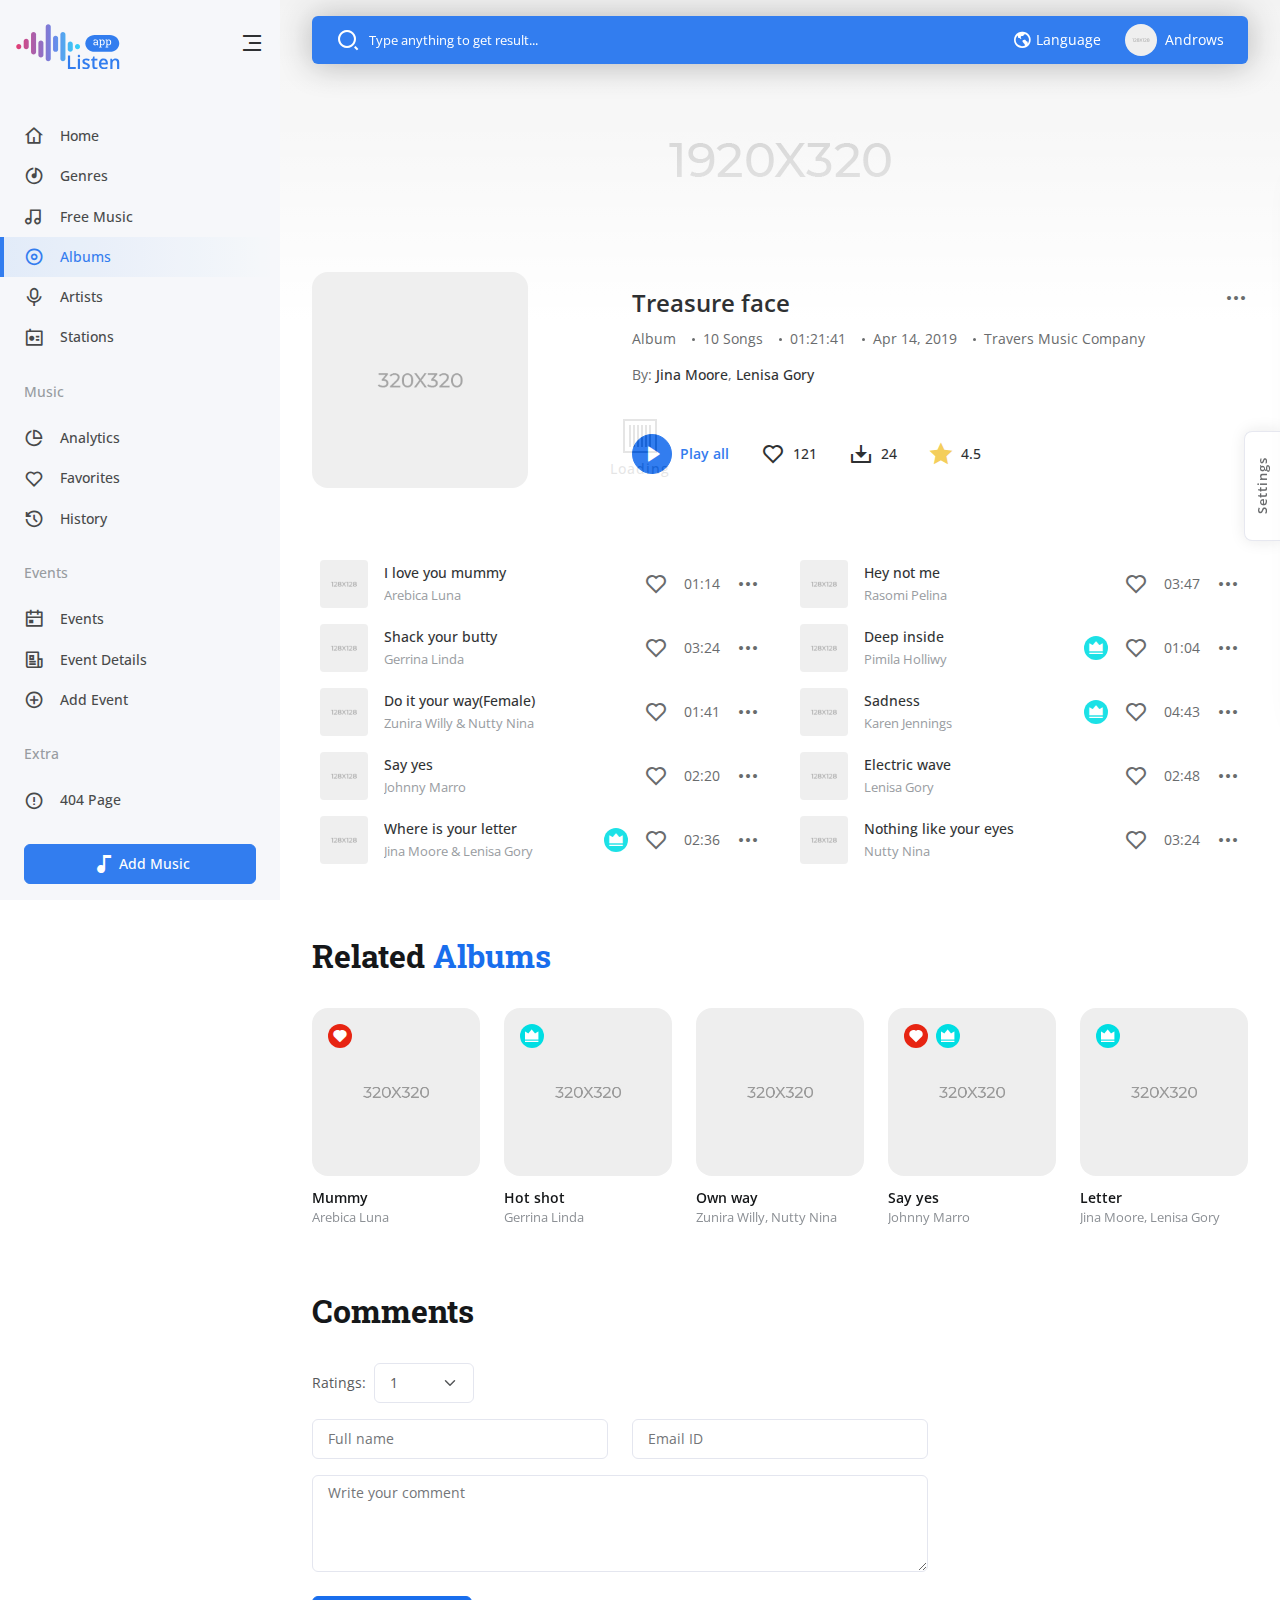
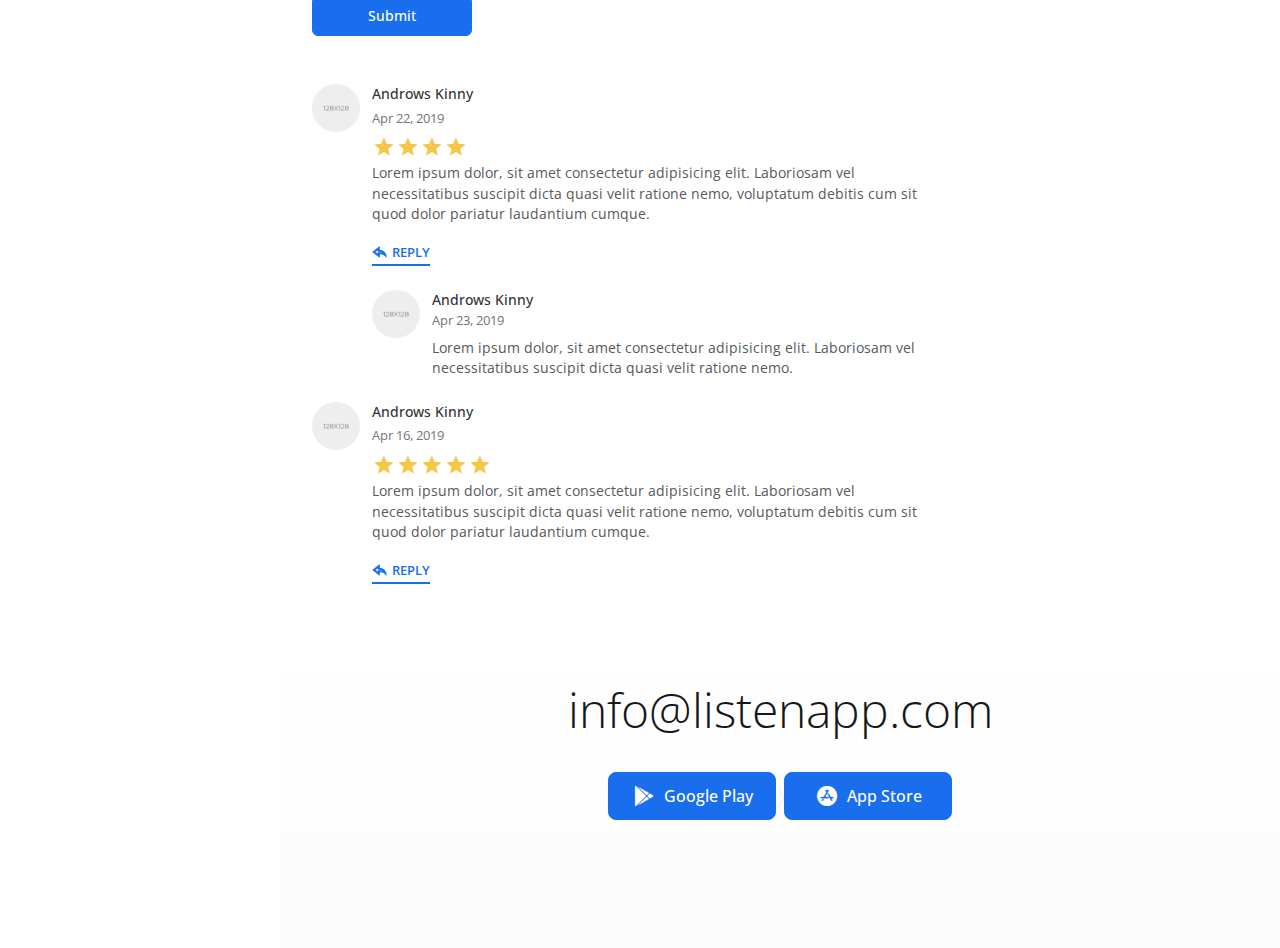
<file: album-details.html>
<!DOCTYPE html>
<html lang="en">
<head>
    <!-- Meta Tag -->
    <meta charset="utf-8">
    <meta http-equiv="X-UA-Compatible" content="IE=edge">
    <meta name="viewport" content="width=device-width, initial-scale=1">

    <!-- Seo Meta -->
    <meta name="description" content="Listen App - Online Music Streaming App Template">
    <meta name="keywords" content="music template, music app, music web app, responsive music app, music, themeforest, html music app template, css3, html5">

    <title>Listen App - Online Music Streaming App</title>

    <!-- Favicon -->
    <link href="images/logos/favicon.png" rel="icon"/>

    <!-- IOS Touch Icons -->
    <link rel="apple-touch-icon" href="images/logos/touch-icon-iphone.png">
    <link rel="apple-touch-icon" sizes="152x152" href="images/logos/touch-icon-ipad.png">
    <link rel="apple-touch-icon" sizes="180x180" href="images/logos/touch-icon-iphone-retina.png">
    <link rel="apple-touch-icon" sizes="167x167" href="images/logos/touch-icon-ipad-retina.png">

    <!-- Styles -->
    <link href="css/plugins.bundle.css" rel="stylesheet" type="text/css"/>
    <link href="css/styles.bundle.css" rel="stylesheet" type="text/css"/>

    <!-- Google fonts -->
    <link rel="preconnect" href="https://fonts.googleapis.com">
    <link rel="preconnect" href="https://fonts.gstatic.com" crossorigin>
    <link href="https://fonts.googleapis.com/css2?family=Open+Sans:wght@300;400;500;600;700;800&display=swap" rel="stylesheet">
    <link href="https://fonts.googleapis.com/css2?family=Roboto+Slab:wght@100;200;300;400;500;600;700;800;900&display=swap" rel="stylesheet">

    <!--[if lt IE 9]>
    <script src="https://oss.maxcdn.com/html5shiv/3.7.2/html5shiv.min.js"></script>
    <script src="https://oss.maxcdn.com/respond/1.4.2/respond.min.js"></script>
    <![endif]-->

</head>
<body>

    <!-- Line loader [[ Find at scss/framework/loader.scss ]] -->
    <div id="line_loader"></div>
    
    <!-- Start:: loader [[ Find at scss/framework/loader.scss ]] -->
    <div id="loader">
        <div class="loader">
            <div class="loader__eq mx-auto">
                <span></span>
                <span></span>
                <span></span>
                <span></span>
                <span></span>
                <span></span>
            </div>
            <span class="loader__text mt-2">Loading</span>
        </div>
    </div>
    <!-- End:: loader -->

    <!-- Start:: wrapper [[ Find at scss/framework/wrapper.scss ]] -->
    <div id="wrapper">

        <!-- Start:: sidebar [[ Find at scss/framework/sidebar.scss ]] -->
        <aside id="sidebar">
            <div class="sidebar-head d-flex align-items-center justify-content-between">
                <a href="index.html" class="brand external">
                    <img src="images/logos/logo.svg" alt="Listen app">
                </a>
                
                <a href="javascript:void(0);" role="button" class="sidebar-toggler" aria-label="Sidebar toggler">
                    <div class="d-none d-lg-block">
                        <i class="ri-menu-3-line sidebar-menu-1"></i>
                        <i class="ri-menu-line sidebar-menu-2"></i>
                    </div>
                    <i class="ri-menu-fold-line d-lg-none"></i>
                </a>
            </div>

            <div class="sidebar-body" data-scroll="true">
                <nav class="navbar d-block p-0">
                    <ul class="navbar-nav">
                        <li class="nav-item">
                            <a href="home.html" class="nav-link d-flex align-items-center">
                                <i class="ri-home-4-line fs-5"></i>
                                <span class="ps-3">Home</span>
                            </a>
                        </li>
                        <li class="nav-item">
                            <a href="genres.html" class="nav-link d-flex align-items-center">
                                <i class="ri-disc-line fs-5"></i>
                                <span class="ps-3">Genres</span>
                            </a>
                        </li>
                        <li class="nav-item">
                            <a href="music.html" class="nav-link d-flex align-items-center">
                                <i class="ri-music-2-line fs-5"></i>
                                <span class="ps-3">Free Music</span>
                            </a>
                        </li>
                        <li class="nav-item">
                            <a href="albums.html" class="nav-link d-flex align-items-center active">
                                <i class="ri-album-line fs-5"></i>
                                <span class="ps-3">Albums</span>
                            </a>
                        </li>
                        <li class="nav-item">
                            <a href="artists.html" class="nav-link d-flex align-items-center">
                                <i class="ri-mic-line fs-5"></i>
                                <span class="ps-3">Artists</span>
                            </a>
                        </li>
                        <li class="nav-item">
                            <a href="stations.html" class="nav-link d-flex align-items-center">
                                <i class="ri-radio-2-line fs-5"></i>
                                <span class="ps-3">Stations</span>
                            </a>
                        </li>
                        <li class="nav-item nav-item--head">
                            <span class="nav-item--head__text">Music</span>
                            <span class="nav-item--head__dots">...</span>
                        </li>
                        <li class="nav-item">
                            <a href="analytics.html" class="nav-link d-flex align-items-center">
                                <i class="ri-pie-chart-line fs-5"></i>
                                <span class="ps-3">Analytics</span>
                            </a>
                        </li>
                        <li class="nav-item">
                            <a href="favorites.html" class="nav-link d-flex align-items-center">
                                <i class="ri-heart-line fs-5"></i>
                                <span class="ps-3">Favorites</span>
                            </a>
                        </li>
                        <li class="nav-item">
                            <a href="history.html" class="nav-link d-flex align-items-center">
                                <i class="ri-history-line fs-5"></i>
                                <span class="ps-3">History</span>
                            </a>
                        </li>
                        <li class="nav-item nav-item--head">
                            <span class="nav-item--head__text">Events</span>
                            <span class="nav-item--head__dots">...</span>
                        </li>
                        <li class="nav-item">
                            <a href="events.html" class="nav-link d-flex align-items-center">
                                <i class="ri-calendar-event-line fs-5"></i>
                                <span class="ps-3">Events</span>
                            </a>
                        </li>
                        <li class="nav-item">
                            <a href="event-details.html" class="nav-link d-flex align-items-center">
                                <i class="ri-newspaper-line fs-5"></i>
                                <span class="ps-3">Event Details</span>
                            </a>
                        </li>
                        <li class="nav-item">
                            <a href="add-event.html" class="nav-link d-flex align-items-center">
                                <i class="ri-add-circle-line fs-5"></i>
                                <span class="ps-3">Add Event</span>
                            </a>
                        </li>
                        <li class="nav-item nav-item--head">
                            <span class="nav-item--head__text">Extra</span>
                            <span class="nav-item--head__dots">...</span>
                        </li>
                        <li class="nav-item">
                            <a href="404.html" class="nav-link d-flex align-items-center external">
                                <i class="ri-error-warning-line fs-5"></i>
                                <span class="ps-3">404 Page</span>
                            </a>
                        </li>
                        <li class="nav-item">
                            <a href="blank.html" class="nav-link d-flex align-items-center">
                                <i class="ri-file-line fs-5"></i>
                                <span class="ps-3">Blank Template</span>
                            </a>
                        </li>
                    </ul>
                </nav>
            </div>

            <div class="sidebar-foot">
                <a href="add-music.html" class="btn btn-primary d-flex">
                    <div class="btn__wrap">
                        <i class="ri-music-fill"></i>
                        <span>Add Music</span>
                    </div>
                </a>
            </div>
        </aside>
        <!-- End:: sidebar -->

        <!-- Start:: header [[ Find at scss/framework/header.scss ]] -->
        <header id="header">
            <div class="container">
                <div class="header-container">
                    <div class="d-flex align-items-center">
                        <a href="javascript:void(0);" role="button" class="header-text sidebar-toggler d-lg-none me-3" aria-label="Sidebar toggler">
                            <i class="ri-menu-3-line"></i>
                        </a>

                        <!-- Start:: search form [[ Find at scss/framework/search.scss ]] -->
                        <form action="#" id="search_form" class="me-3">
                            <label for="search_input">
                                <i class="ri-search-2-line"></i>
                            </label>
                            <input type="text" placeholder="Type anything to get result..." id="search_input" class="form-control form-control-sm">
                        </form>
                        <!-- End:: search form -->

                        <!-- Start:: search [[ Find at scss/framework/search.scss ]] -->
                        <div id="search_results" class="search pb-3">
                            <div class="search__head">
                                <div class="search__head__filter">
                                    <button type="button" class="btn btn-sm btn-light-primary active">Trending</button>
                                    <button type="button" class="btn btn-sm btn-light-primary">Artists</button>
                                    <button type="button" class="btn btn-sm btn-light-primary">Songs</button>
                                    <button type="button" class="btn btn-sm btn-light-primary">Albums</button>
                                </div>
                            </div>
                            <div class="search__body" data-scroll="true">
                                <div class="mb-4">
                                    <div class="d-flex align-items-center justify-content-between mb-3">
                                        <span class="search__title">Artists</span>
                                        <a href="artists.html" class="btn btn-link">View All</a>
                                    </div>
                                    <div class="row g-4 list">
                                        <div class="col-xl-3 col-md-4 col-sm-6">
                                            <div class="list__item">
                                                <a href="artist-details.html" class="list__cover">
                                                    <img src="images/cover/large/5.jpg" alt="Jina Moore">
                                                </a>
                                                <div class="list__content">
                                                    <a href="artist-details.html" class="list__title text-truncate">Jina Moore</a>
                                                </div>
                                            </div>
                                        </div>
                                        <div class="col-xl-3 col-md-4 col-sm-6">
                                            <div class="list__item">
                                                <a href="artist-details.html" class="list__cover">
                                                    <img src="images/cover/large/6.jpg" alt="Rasomi Pelina">
                                                </a>
                                                <div class="list__content">
                                                    <a href="artist-details.html" class="list__title text-truncate">Rasomi Pelina</a>
                                                </div>
                                            </div>
                                        </div>
                                        <div class="col-xl-3 col-md-4 col-sm-6">
                                            <div class="list__item">
                                                <a href="artist-details.html" class="list__cover">
                                                    <img src="images/cover/large/7.jpg" alt="Pimila Holliwy">
                                                </a>
                                                <div class="list__content">
                                                    <a href="artist-details.html" class="list__title text-truncate">Pimila Holliwy</a>
                                                </div>
                                            </div>
                                        </div>
                                        <div class="col-xl-3 col-md-4 col-sm-6">
                                            <div class="list__item">
                                                <a href="artist-details.html" class="list__cover">
                                                    <img src="images/cover/large/8.jpg" alt="Karen Jennings">
                                                </a>
                                                <div class="list__content">
                                                    <a href="artist-details.html" class="list__title text-truncate">Karen Jennings</a>
                                                </div>
                                            </div>
                                        </div>
                                    </div>
                                </div>
                                <div class="mb-4">
                                    <div class="d-flex align-items-center justify-content-between mb-3">
                                        <span class="search__title">Songs</span>
                                        <a href="songs.html" class="btn btn-link">View All</a>
                                    </div>
                                    <div class="row g-4 list">
                                        <div class="col-xl-3 col-md-4 col-sm-6">
                                            <div class="list__item">
                                                <a href="song-details.html" class="list__cover">
                                                    <img src="images/cover/small/6.jpg" alt="Hey not me">
                                                </a>
                                                <div class="list__content">
                                                    <a href="song-details.html" class="list__title text-truncate">Hey not me</a>
                                                    <p class="list__subtitle text-truncate">
                                                        <a href="artist-details.html">Rasomi Pelina</a>
                                                    </p>
                                                </div>
                                            </div>
                                        </div>
                                        <div class="col-xl-3 col-md-4 col-sm-6">
                                            <div class="list__item">
                                                <a href="song-details.html" class="list__cover">
                                                    <img src="images/cover/small/7.jpg" alt="Deep inside">
                                                </a>
                                                <div class="list__content">
                                                    <a href="song-details.html" class="list__title text-truncate">Deep inside</a>
                                                    <p class="list__subtitle text-truncate">
                                                        <a href="artist-details.html">Pimila Holliwy</a>
                                                    </p>
                                                </div>
                                            </div>
                                        </div>
                                        <div class="col-xl-3 col-md-4 col-sm-6">
                                            <div class="list__item">
                                                <a href="song-details.html" class="list__cover">
                                                    <img src="images/cover/small/8.jpg" alt="Sadness">
                                                </a>
                                                <div class="list__content">
                                                    <a href="song-details.html" class="list__title text-truncate">Sadness</a>
                                                    <p class="list__subtitle text-truncate">
                                                        <a href="artist-details.html">Karen Jennings</a>
                                                    </p>
                                                </div>
                                            </div>
                                        </div>
                                        <div class="col-xl-3 col-md-4 col-sm-6">
                                            <div class="list__item">
                                                <a href="song-details.html" class="list__cover">
                                                    <img src="images/cover/small/9.jpg" alt="Electric wave">
                                                </a>
                                                <div class="list__content">
                                                    <a href="song-details.html" class="list__title text-truncate">Electric wave</a>
                                                    <p class="list__subtitle text-truncate">
                                                        <a href="artist-details.html">Lenisa Gory</a>
                                                    </p>
                                                </div>
                                            </div>
                                        </div>
                                    </div>
                                </div>
                                <div>
                                    <div class="d-flex align-items-center justify-content-between mb-3">
                                        <span class="search__title">Albums</span>
                                        <a href="albums.html" class="btn btn-link">View All</a>
                                    </div>
                                    <div class="row g-4 list">
                                        <div class="col-xl-3 col-md-4 col-sm-6">
                                            <div class="list__item">
                                                <a href="album-details.html" class="list__cover">
                                                    <img src="images/cover/small/1.jpg" alt="Mummy">
                                                </a>
                                                <div class="list__content">
                                                    <a href="album-details.html" class="list__title text-truncate">Mummy</a>
                                                    <p class="list__subtitle text-truncate">
                                                        <a href="artist-details.html">Arebica Luna</a>
                                                    </p>
                                                </div>
                                            </div>
                                        </div>
                                        <div class="col-xl-3 col-md-4 col-sm-6">
                                            <div class="list__item">
                                                <a href="album-details.html" class="list__cover">
                                                    <img src="images/cover/small/2.jpg" alt="Hot shot">
                                                </a>
                                                <div class="list__content">
                                                    <a href="album-details.html" class="list__title text-truncate">Hot shot</a>
                                                    <p class="list__subtitle text-truncate">
                                                        <a href="artist-details.html">Gerrina Linda</a>
                                                    </p>
                                                </div>
                                            </div>
                                        </div>
                                        <div class="col-xl-3 col-md-4 col-sm-6">
                                            <div class="list__item">
                                                <a href="album-details.html" class="list__cover">
                                                    <img src="images/cover/small/3.jpg" alt="Own way">
                                                </a>
                                                <div class="list__content">
                                                    <a href="album-details.html" class="list__title text-truncate">Own way</a>
                                                    <p class="list__subtitle text-truncate">
                                                        <a href="artist-details.html">Zunira Willy & Nutty Nina</a>
                                                    </p>
                                                </div>
                                            </div>
                                        </div>
                                        <div class="col-xl-3 col-md-4 col-sm-6">
                                            <div class="list__item">
                                                <a href="album-details.html" class="list__cover">
                                                    <img src="images/cover/small/4.jpg" alt="Say yes">
                                                </a>
                                                <div class="list__content">
                                                    <a href="album-details.html" class="list__title text-truncate">Say yes</a>
                                                    <p class="list__subtitle text-truncate">
                                                        <a href="artist-details.html">Johnny Marro</a>
                                                    </p>
                                                </div>
                                            </div>
                                        </div>
                                    </div>
                                </div>
                            </div>
                        </div>
                        <!-- End:: search -->

                        <div class="d-flex align-items-center">
                            <div class="dropdown">
                                <a href="javascript:void(0);" class="header-text d-flex align-items-center" role="button" id="language_menu" data-bs-toggle="dropdown" data-bs-auto-close="outside" aria-expanded="false">
                                    <i class="ri-earth-line fs-5"></i>
                                    <span class="d-none d-md-block ms-1">Language</span>
                                </a>
                                <div class="dropdown-menu dropdown-menu-lg dropdown-menu-end" aria-labelledby="language_menu">
                                    <div class="py-2 px-4">
                                        <span class="d-block fw-bold">What music do you like?</span>
                                        <p>Select languages you want to listen.</p>
                                    </div>
                                    <div class="dropdown-divider"></div>
                                    <div class="d-flex flex-wrap py-2">
                                        <div class="py-2 px-4 w-50">
                                            <div class="form-check mb-0">
                                                <input class="form-check-input" type="checkbox" id="lang_1">
                                                <label class="form-check-label fw-semi-bold" for="lang_1">Hindi</label>
                                            </div>
                                        </div>
                                        <div class="py-2 px-4 w-50">
                                            <div class="form-check mb-0">
                                                <input class="form-check-input" type="checkbox" id="lang_2">
                                                <label class="form-check-label fw-semi-bold" for="lang_2">Punjabi</label>
                                            </div>
                                        </div>
                                        <div class="py-2 px-4 w-50">
                                            <div class="form-check mb-0">
                                                <input class="form-check-input" type="checkbox" id="lang_3">
                                                <label class="form-check-label fw-semi-bold" for="lang_3">Tamil</label>
                                            </div>
                                        </div>
                                        <div class="py-2 px-4 w-50">
                                            <div class="form-check mb-0">
                                                <input class="form-check-input" type="checkbox" id="lang_4">
                                                <label class="form-check-label fw-semi-bold" for="lang_4">Bengali</label>
                                            </div>
                                        </div>
                                        <div class="py-2 px-4 w-50">
                                            <div class="form-check mb-0">
                                                <input class="form-check-input" type="checkbox" id="lang_5">
                                                <label class="form-check-label fw-semi-bold" for="lang_5">Kannada</label>
                                            </div>
                                        </div>
                                        <div class="py-2 px-4 w-50">
                                            <div class="form-check mb-0">
                                                <input class="form-check-input" type="checkbox" id="lang_6">
                                                <label class="form-check-label fw-semi-bold" for="lang_6">Gujarati</label>
                                            </div>
                                        </div>
                                        <div class="py-2 px-4 w-50">
                                            <div class="form-check mb-0">
                                                <input class="form-check-input" type="checkbox" id="lang_7">
                                                <label class="form-check-label fw-semi-bold" for="lang_7">Urdu</label>
                                            </div>
                                        </div>
                                        <div class="py-2 px-4 w-50">
                                            <div class="form-check mb-0">
                                                <input class="form-check-input" type="checkbox" id="lang_8">
                                                <label class="form-check-label fw-semi-bold" for="lang_8">English</label>
                                            </div>
                                        </div>
                                        <div class="py-2 px-4 w-50">
                                            <div class="form-check mb-0">
                                                <input class="form-check-input" type="checkbox" id="lang_9">
                                                <label class="form-check-label fw-semi-bold" for="lang_9">Telugu</label>
                                            </div>
                                        </div>
                                        <div class="py-2 px-4 w-50">
                                            <div class="form-check mb-0">
                                                <input class="form-check-input" type="checkbox" id="lang_10">
                                                <label class="form-check-label fw-semi-bold" for="lang_10">Bhojpuri</label>
                                            </div>
                                        </div>
                                        <div class="py-2 px-4 w-50">
                                            <div class="form-check mb-0">
                                                <input class="form-check-input" type="checkbox" id="lang_11">
                                                <label class="form-check-label fw-semi-bold" for="lang_11">Malayalam</label>
                                            </div>
                                        </div>
                                        <div class="py-2 px-4 w-50">
                                            <div class="form-check mb-0">
                                                <input class="form-check-input" type="checkbox" id="lang_12">
                                                <label class="form-check-label fw-semi-bold" for="lang_12">Marathi</label>
                                            </div>
                                        </div>
                                        <div class="py-2 px-4 w-50">
                                            <div class="form-check mb-0">
                                                <input class="form-check-input" type="checkbox" id="lang_13">
                                                <label class="form-check-label fw-semi-bold" for="lang_13">Haryanvi</label>
                                            </div>
                                        </div>
                                        <div class="py-2 px-4 w-50">
                                            <div class="form-check mb-0">
                                                <input class="form-check-input" type="checkbox" id="lang_14">
                                                <label class="form-check-label fw-semi-bold" for="lang_14">Rajasthani</label>
                                            </div>
                                        </div>
                                        <div class="py-2 px-4 w-50">
                                            <div class="form-check mb-0">
                                                <input class="form-check-input" type="checkbox" id="lang_15">
                                                <label class="form-check-label fw-semi-bold" for="lang_15">Assamese</label>
                                            </div>
                                        </div>
                                        <div class="py-2 px-4 w-50">
                                            <div class="form-check mb-0">
                                                <input class="form-check-input" type="checkbox" id="lang_16">
                                                <label class="form-check-label fw-semi-bold" for="lang_16">Odia</label>
                                            </div>
                                        </div>
                                    </div>
                                    <div class="dropdown-divider"></div>
                                    <div class="py-2 px-4">
                                        <button type="button" class="btn btn-primary w-100 justify-content-center">Update</button>
                                    </div>
                                </div>
                            </div>
                            
                            <div class="dropdown ms-3 ms-sm-4">
                                <a href="javascript:void(0);" class="avatar header-text" role="button" id="user_menu" data-bs-toggle="dropdown" aria-expanded="false">
                                    <div class="avatar__image">
                                        <img src="images/users/thumb.jpg" alt="user">
                                    </div>
                                    <span class="ps-2 d-none d-sm-block">Androws</span>
                                </a>
                                <ul class="dropdown-menu dropdown-menu-md dropdown-menu-end" aria-labelledby="user_menu">
                                    <li>
                                        <div class="py-2 px-3 avatar avatar--lg">
                                            <div class="avatar__image">
                                                <img src="images/users/thumb.jpg" alt="user">
                                            </div>
                                            <div class="avatar__content">
                                                <span class="avatar__title">Androws Kinny</span>
                                                <span class="avatar__subtitle">Artist</span>
                                            </div>
                                        </div>
                                    </li>
                                    <li class="dropdown-divider"></li>
                                    <li>
                                        <a class="dropdown-item d-flex align-items-center" href="profile.html">
                                            <i class="ri-user-3-line fs-5"></i>
                                            <span class="ps-2">Profile</span>
                                        </a>
                                    </li>
                                    <li>
                                        <a class="dropdown-item d-flex align-items-center" href="favorites.html">
                                            <i class="ri-heart-line fs-5"></i>
                                            <span class="ps-2">Favorites</span>
                                        </a>
                                    </li>
                                    <li>
                                        <a class="dropdown-item d-flex align-items-center" href="settings.html">
                                            <i class="ri-settings-line fs-5"></i>
                                            <span class="ps-2">Settings</span>
                                        </a>
                                    </li>
                                    <li>
                                        <a class="dropdown-item d-flex align-items-center" href="plan.html">
                                            <i class="ri-money-dollar-circle-line fs-5"></i>
                                            <span class="ps-2">Plan</span>
                                        </a>
                                    </li>
                                    <li class="dropdown-divider"></li>
                                    <li>
                                        <a class="dropdown-item d-flex align-items-center external text-danger" href="index.html">
                                            <i class="ri-logout-circle-line fs-5"></i>
                                            <span class="ps-2">Logout</span>
                                        </a>
                                    </li>
                                </ul>
                            </div>
                        </div>
                    </div>
                </div>
            </div>
        </header>
        <!-- End:: header -->

        <!-- Start:: page content [[ Find at scss/framework/wrapper.scss ]] -->
        <main id="page_content">

             <!-- Hero [[ Find at scss/framework/hero.scss ]] -->
            <div class="hero" style="background-image: url(images/banner/song.jpg);"></div>

            <!-- Start:: under hero [[ Find at scss/framework/hero.scss ]] -->
            <div class="under-hero container">

                <!-- Start:: section [[ Find at scss/framework/section.scss ]] -->
                <div class="section">
                    <div class="row align-items-center">
                        <div class="col-xl-3 col-md-4">
                            <!-- Start:: cover [[ Find at scss/components/cover.scss ]] -->
                            <div class="cover cover--round">
                                <div class="cover__image">
                                    <img src="images/cover/large/5.jpg" alt="Treasure face">
                                </div>
                            </div>
                            <!-- End:: cover -->
                        </div>
                        <div class="col-1 d-none d-xl-block"></div>
                        <div class="col-md-8 mt-5 mt-md-0">
                            <div class="d-flex flex-wrap mb-2">
                                <span class="text-dark fs-4 fw-semi-bold pe-2">Treasure face</span>
                                <div class="dropstart d-inline-flex ms-auto">
                                    <a class="dropdown-link" href="javascript:void(0);" role="button" data-bs-toggle="dropdown" aria-label="Cover options" aria-expanded="false">
                                        <i class="ri-more-fill"></i>
                                    </a>
                                    <ul class="dropdown-menu dropdown-menu-sm">
                                        <li><a class="dropdown-item" href="javascript:void(0);" role="button">Add to playlist</a></li>
                                        <li><a class="dropdown-item" href="javascript:void(0);" role="button">Add to queue</a></li>
                                        <li><a class="dropdown-item" href="javascript:void(0);" role="button">Next to play</a></li>
                                        <li><a class="dropdown-item" href="javascript:void(0);" role="button">Share</a></li>
                                        <li class="dropdown-divider"></li>
                                        <li><a class="dropdown-item" href="javascript:void(0);" role="button" data-collection-play-id="1">Play</a></li>
                                    </ul>
                                </div>
                            </div>
                            <!-- Start:: info list [[ Find at scss/components/list.scss ]] -->
                            <ul class="info-list info-list--dotted mb-3">
                                <li>Album</li>
                                <li>10 Songs</li>
                                <li>01:21:41</li>
                                <li>Apr 14, 2019</li>
                                <li>Travers Music Company</li>
                            </ul>
                            <!-- End:: info list -->
                            <p class="mb-5">By: <a href="artist-details.html" class="text-dark fw-medium">Jina Moore</a>, <a href="artist-details.html" class="text-dark fw-medium">Lenisa Gory</a></p>
                            <!-- Start:: info list [[ Find at scss/components/list.scss ]] -->
                            <ul class="info-list">
                                <li>
                                    <div class="d-flex align-items-center">
                                        <button type="button" id="play_all" class="btn btn-icon btn-primary rounded-pill" data-collection-play-id="1">
                                            <i class="ri-play-fill icon-play"></i>
                                            <i class="ri-pause-fill icon-pause"></i>
                                        </button>
                                        <label for="play_all" class="ps-2 fw-semi-bold text-primary mb-0" style="cursor: pointer;">Play all</label>
                                    </div>
                                </li>
                                <li>
                                    <a href="javascript:void(0);" role="button" class="text-dark d-flex align-items-center" aria-label="Favorite" data-favorite-id="1">
                                        <i class="ri-heart-line heart-empty"></i>
                                        <i class="ri-heart-fill heart-fill"></i>
                                        <span class="ps-2 fw-medium">121</span>
                                    </a>
                                </li>
                                <li>
                                    <a href="javascript:void(0);" role="button" class="text-dark d-flex align-items-center" aria-label="Download">
                                        <i class="ri-download-2-line"></i>
                                        <span class="ps-2 fw-medium">24</span>
                                    </a>
                                </li>
                                <li>
                                    <span class="text-dark d-flex align-items-center">
                                        <i class="ri-star-fill text-warning"></i>
                                        <span class="ps-2 fw-medium">4.5</span>
                                    </span>
                                </li>
                            </ul>
                            <!-- End:: info list -->
                        </div>
                    </div>
                </div>
                <!-- End:: section -->

                <!-- Start:: section [[ Find at scss/framework/section.scss ]] -->
                <div class="section">
                    <!-- Start:: list [[ Find at scss/components/list.scss ]] -->
                    <div class="list">
                        <div class="row" data-collection-song-id="1">
                            <div class="col-xl-6">
                                <div class="list__item" 
                                data-song-id="1"
                                data-song-name="I love you mummy"
                                data-song-artist="Arebica Luna"
                                data-song-album="Mummy"
                                data-song-url="audio/ringtone-1.mp3"
                                data-song-cover="images/cover/small/1.jpg">
                                    <div class="list__cover">
                                        <img src="images/cover/small/1.jpg" alt="I love you mummy">
                                        <a href="javascript:void(0);" class="btn btn-play btn-sm btn-default btn-icon rounded-pill" data-play-id="1" aria-label="Play pause">
                                            <i class="ri-play-fill icon-play"></i>
                                            <i class="ri-pause-fill icon-pause"></i>
                                        </a>
                                    </div>
                                    <div class="list__content">
                                        <a href="song-details.html" class="list__title text-truncate">I love you mummy</a>
                                        <p class="list__subtitle text-truncate">
                                            <a href="artist-details.html">Arebica Luna</a>
                                        </p>
                                    </div>
                                    <ul class="list__option">
                                        <li>
                                            <a href="javascript:void(0);" role="button" class="d-inline-flex" aria-label="Favorite" data-favorite-id="1">
                                                <i class="ri-heart-line heart-empty"></i>
                                                <i class="ri-heart-fill heart-fill"></i>
                                            </a>
                                        </li>
                                        <li>01:14</li>
                                        <li class="dropstart d-inline-flex">
                                            <a class="dropdown-link" href="javascript:void(0);" role="button" data-bs-toggle="dropdown" aria-label="Cover options" aria-expanded="false">
                                                <i class="ri-more-fill"></i>
                                            </a>
                                            <ul class="dropdown-menu dropdown-menu-sm">
                                                <li><a class="dropdown-item" href="javascript:void(0);" role="button" data-playlist-id="1">Add to playlist</a></li>
                                                <li><a class="dropdown-item" href="javascript:void(0);" role="button" data-queue-id="1">Add to queue</a></li>
                                                <li><a class="dropdown-item" href="javascript:void(0);" role="button" data-next-id="1">Next to play</a></li>
                                                <li><a class="dropdown-item" href="javascript:void(0);" role="button">Share</a></li>
                                                <li class="dropdown-divider"></li>
                                                <li><a class="dropdown-item" href="javascript:void(0);" role="button" data-play-id="1">Play</a></li>
                                            </ul>
                                        </li>
                                    </ul>
                                </div>
                                <div class="list__item"
                                data-song-id="2"
                                data-song-name="Shack your butty"
                                data-song-artist="Gerrina Linda"
                                data-song-album="Hot shot"
                                data-song-url="audio/ringtone-2.mp3"
                                data-song-cover="images/cover/small/2.jpg">
                                    <div class="list__cover">
                                        <img src="images/cover/small/2.jpg" alt="Shack your butty">
                                        <a href="javascript:void(0);" class="btn btn-play btn-sm btn-default btn-icon rounded-pill" data-play-id="2" aria-label="Play pause">
                                            <i class="ri-play-fill icon-play"></i>
                                            <i class="ri-pause-fill icon-pause"></i>
                                        </a>
                                    </div>
                                    <div class="list__content">
                                        <a href="song-details.html" class="list__title text-truncate">Shack your butty</a>
                                        <p class="list__subtitle text-truncate">
                                            <a href="artist-details.html">Gerrina Linda</a>
                                        </p>
                                    </div>
                                    <ul class="list__option">
                                        <li>
                                            <a href="javascript:void(0);" role="button" class="d-inline-flex" aria-label="Favorite" data-favorite-id="2">
                                                <i class="ri-heart-line heart-empty"></i>
                                                <i class="ri-heart-fill heart-fill"></i>
                                            </a>
                                        </li>
                                        <li>03:24</li>
                                        <li class="dropstart d-inline-flex">
                                            <a class="dropdown-link" href="javascript:void(0);" role="button" data-bs-toggle="dropdown" aria-label="Cover options" aria-expanded="false">
                                                <i class="ri-more-fill"></i>
                                            </a>
                                            <ul class="dropdown-menu dropdown-menu-sm">
                                                <li><a class="dropdown-item" href="javascript:void(0);" role="button" data-playlist-id="2">Add to playlist</a></li>
                                                <li><a class="dropdown-item" href="javascript:void(0);" role="button" data-queue-id="2">Add to queue</a></li>
                                                <li><a class="dropdown-item" href="javascript:void(0);" role="button" data-next-id="2">Next to play</a></li>
                                                <li><a class="dropdown-item" href="javascript:void(0);" role="button">Share</a></li>
                                                <li class="dropdown-divider"></li>
                                                <li><a class="dropdown-item" href="javascript:void(0);" role="button" data-play-id="2">Play</a></li>
                                            </ul>
                                        </li>
                                    </ul>
                                </div>
                                <div class="list__item"
                                data-song-id="3"
                                data-song-name="Do it your way(Female)"
                                data-song-artist="Zunira Willy & Nutty Nina"
                                data-song-album="Own way"
                                data-song-url="audio/ringtone-3.mp3"
                                data-song-cover="images/cover/small/3.jpg">
                                    <div class="list__cover">
                                        <img src="images/cover/small/3.jpg" alt="Do it your way(Female)">
                                        <a href="javascript:void(0);" class="btn btn-play btn-sm btn-default btn-icon rounded-pill" data-play-id="3" aria-label="Play pause">
                                            <i class="ri-play-fill icon-play"></i>
                                            <i class="ri-pause-fill icon-pause"></i>
                                        </a>
                                    </div>
                                    <div class="list__content">
                                        <a href="song-details.html" class="list__title text-truncate">Do it your way(Female)</a>
                                        <p class="list__subtitle text-truncate">
                                            <a href="artist-details.html">Zunira Willy & Nutty Nina</a>
                                        </p>
                                    </div>
                                    <ul class="list__option">
                                        <li>
                                            <a href="javascript:void(0);" role="button" class="d-inline-flex" aria-label="Favorite" data-favorite-id="3">
                                                <i class="ri-heart-line heart-empty"></i>
                                                <i class="ri-heart-fill heart-fill"></i>
                                            </a>
                                        </li>
                                        <li>01:41</li>
                                        <li class="dropstart d-inline-flex">
                                            <a class="dropdown-link" href="javascript:void(0);" role="button" data-bs-toggle="dropdown" aria-label="Cover options" aria-expanded="false">
                                                <i class="ri-more-fill"></i>
                                            </a>
                                            <ul class="dropdown-menu dropdown-menu-sm">
                                                <li><a class="dropdown-item" href="javascript:void(0);" role="button" data-playlist-id="3">Add to playlist</a></li>
                                                <li><a class="dropdown-item" href="javascript:void(0);" role="button" data-queue-id="3">Add to queue</a></li>
                                                <li><a class="dropdown-item" href="javascript:void(0);" role="button" data-next-id="3">Next to play</a></li>
                                                <li><a class="dropdown-item" href="javascript:void(0);" role="button">Share</a></li>
                                                <li class="dropdown-divider"></li>
                                                <li><a class="dropdown-item" href="javascript:void(0);" role="button" data-play-id="3">Play</a></li>
                                            </ul>
                                        </li>
                                    </ul>
                                </div>
                                <div class="list__item"
                                data-song-id="4"
                                data-song-name="Say yes"
                                data-song-artist="Johnny Marro"
                                data-song-album="Say yes"
                                data-song-url="audio/ringtone-4.mp3"
                                data-song-cover="images/cover/small/4.jpg">
                                    <div class="list__cover">
                                        <img src="images/cover/small/4.jpg" alt="Say yes">
                                        <a href="javascript:void(0);" class="btn btn-play btn-sm btn-default btn-icon rounded-pill" data-play-id="4" aria-label="Play pause">
                                            <i class="ri-play-fill icon-play"></i>
                                            <i class="ri-pause-fill icon-pause"></i>
                                        </a>
                                    </div>
                                    <div class="list__content">
                                        <a href="song-details.html" class="list__title text-truncate">Say yes</a>
                                        <p class="list__subtitle text-truncate">
                                            <a href="artist-details.html">Johnny Marro</a>
                                        </p>
                                    </div>
                                    <ul class="list__option">                                       
                                        <li>
                                            <a href="javascript:void(0);" role="button" class="d-inline-flex" aria-label="Favorite" data-favorite-id="4">
                                                <i class="ri-heart-line heart-empty"></i>
                                                <i class="ri-heart-fill heart-fill"></i>
                                            </a>
                                        </li>
                                        <li>02:20</li>
                                        <li class="dropstart d-inline-flex">
                                            <a class="dropdown-link" href="javascript:void(0);" role="button" data-bs-toggle="dropdown" aria-label="Cover options" aria-expanded="false">
                                                <i class="ri-more-fill"></i>
                                            </a>
                                            <ul class="dropdown-menu dropdown-menu-sm">
                                                <li><a class="dropdown-item" href="javascript:void(0);" role="button" data-playlist-id="4">Add to playlist</a></li>
                                                <li><a class="dropdown-item" href="javascript:void(0);" role="button" data-queue-id="4">Add to queue</a></li>
                                                <li><a class="dropdown-item" href="javascript:void(0);" role="button" data-next-id="4">Next to play</a></li>
                                                <li><a class="dropdown-item" href="javascript:void(0);" role="button">Share</a></li>
                                                <li class="dropdown-divider"></li>
                                                <li><a class="dropdown-item" href="javascript:void(0);" role="button" data-play-id="4">Play</a></li>
                                            </ul>
                                        </li>
                                    </ul>
                                </div>
                                <div class="list__item"
                                data-song-id="5"
                                data-song-name="Where is your letter"
                                data-song-artist="Jina Moore & Lenisa Gory"
                                data-song-album="Letter"
                                data-song-url="audio/ringtone-5.mp3"
                                data-song-cover="images/cover/small/5.jpg">
                                    <div class="list__cover">
                                        <img src="images/cover/small/5.jpg" alt="Where is your letter">
                                        <a href="javascript:void(0);" class="btn btn-play btn-sm btn-default btn-icon rounded-pill" data-play-id="5" aria-label="Play pause">
                                            <i class="ri-play-fill icon-play"></i>
                                            <i class="ri-pause-fill icon-pause"></i>
                                        </a>
                                    </div>
                                    <div class="list__content">
                                        <a href="song-details.html" class="list__title text-truncate">Where is your letter</a>
                                        <p class="list__subtitle text-truncate">
                                            <a href="artist-details.html">Jina Moore & Lenisa Gory</a>
                                        </p>
                                    </div>
                                    <ul class="list__option">  
                                        <li>
                                            <span class="badge rounded-pill bg-info">
                                                <i class="ri-vip-crown-fill"></i>
                                            </span>
                                        </li>                                          
                                        <li>
                                            <a href="javascript:void(0);" role="button" class="d-inline-flex" aria-label="Favorite" data-favorite-id="5">
                                                <i class="ri-heart-line heart-empty"></i>
                                                <i class="ri-heart-fill heart-fill"></i>
                                            </a>
                                        </li>
                                        <li>02:36</li>
                                        <li class="dropstart d-inline-flex">
                                            <a class="dropdown-link" href="javascript:void(0);" role="button" data-bs-toggle="dropdown" aria-label="Cover options" aria-expanded="false">
                                                <i class="ri-more-fill"></i>
                                            </a>
                                            <ul class="dropdown-menu dropdown-menu-sm">
                                                <li><a class="dropdown-item" href="javascript:void(0);" role="button" data-playlist-id="5">Add to playlist</a></li>
                                                <li><a class="dropdown-item" href="javascript:void(0);" role="button" data-queue-id="5">Add to queue</a></li>
                                                <li><a class="dropdown-item" href="javascript:void(0);" role="button" data-next-id="5">Next to play</a></li>
                                                <li><a class="dropdown-item" href="javascript:void(0);" role="button">Share</a></li>
                                                <li class="dropdown-divider"></li>
                                                <li><a class="dropdown-item" href="javascript:void(0);" role="button" data-play-id="5">Play</a></li>
                                            </ul>
                                        </li>
                                    </ul>
                                </div>
                            </div>
                            <div class="col-xl-6">
                                <div class="list__item"
                                data-song-id="6"
                                data-song-name="Hey not me"
                                data-song-artist="Rasomi Pelina"
                                data-song-album="Find soul"
                                data-song-url="audio/ringtone-6.mp3"
                                data-song-cover="images/cover/small/6.jpg">
                                    <div class="list__cover">
                                        <img src="images/cover/small/6.jpg" alt="Hey not me">
                                        <a href="javascript:void(0);" class="btn btn-play btn-sm btn-default btn-icon rounded-pill" data-play-id="6" aria-label="Play pause">
                                            <i class="ri-play-fill icon-play"></i>
                                            <i class="ri-pause-fill icon-pause"></i>
                                        </a>
                                    </div>
                                    <div class="list__content">
                                        <a href="song-details.html" class="list__title text-truncate">Hey not me</a>
                                        <p class="list__subtitle text-truncate">
                                            <a href="artist-details.html">Rasomi Pelina</a>
                                        </p>
                                    </div>
                                    <ul class="list__option">                                        
                                        <li>
                                            <a href="javascript:void(0);" role="button" class="d-inline-flex" aria-label="Favorite" data-favorite-id="6">
                                                <i class="ri-heart-line heart-empty"></i>
                                                <i class="ri-heart-fill heart-fill"></i>
                                            </a>
                                        </li>
                                        <li>03:47</li>
                                        <li class="dropstart d-inline-flex">
                                            <a class="dropdown-link" href="javascript:void(0);" role="button" data-bs-toggle="dropdown" aria-label="Cover options" aria-expanded="false">
                                                <i class="ri-more-fill"></i>
                                            </a>
                                            <ul class="dropdown-menu dropdown-menu-sm">
                                                <li><a class="dropdown-item" href="javascript:void(0);" role="button" data-playlist-id="6">Add to playlist</a></li>
                                                <li><a class="dropdown-item" href="javascript:void(0);" role="button" data-queue-id="6">Add to queue</a></li>
                                                <li><a class="dropdown-item" href="javascript:void(0);" role="button" data-next-id="6">Next to play</a></li>
                                                <li><a class="dropdown-item" href="javascript:void(0);" role="button">Share</a></li>
                                                <li class="dropdown-divider"></li>
                                                <li><a class="dropdown-item" href="javascript:void(0);" role="button" data-play-id="6">Play</a></li>
                                            </ul>
                                        </li>
                                    </ul>
                                </div>
                                <div class="list__item"
                                data-song-id="7"
                                data-song-name="Deep inside"
                                data-song-artist="Pimila Holliwy"
                                data-song-album="Deep inside"
                                data-song-url="audio/ringtone-7.mp3"
                                data-song-cover="images/cover/small/7.jpg">
                                    <div class="list__cover">
                                        <img src="images/cover/small/7.jpg" alt="Deep inside">
                                        <a href="javascript:void(0);" class="btn btn-play btn-sm btn-default btn-icon rounded-pill" data-play-id="7" aria-label="Play pause">
                                            <i class="ri-play-fill icon-play"></i>
                                            <i class="ri-pause-fill icon-pause"></i>
                                        </a>
                                    </div>
                                    <div class="list__content">
                                        <a href="song-details.html" class="list__title text-truncate">Deep inside</a>
                                        <p class="list__subtitle text-truncate">
                                            <a href="artist-details.html">Pimila Holliwy</a>
                                        </p>
                                    </div>
                                    <ul class="list__option">    
                                        <li>
                                            <span class="badge rounded-pill bg-info">
                                                <i class="ri-vip-crown-fill"></i>
                                            </span>
                                        </li>                                        
                                        <li>
                                            <a href="javascript:void(0);" role="button" class="d-inline-flex" aria-label="Favorite" data-favorite-id="7">
                                                <i class="ri-heart-line heart-empty"></i>
                                                <i class="ri-heart-fill heart-fill"></i>
                                            </a>
                                        </li>
                                        <li>01:04</li>
                                        <li class="dropstart d-inline-flex">
                                            <a class="dropdown-link" href="javascript:void(0);" role="button" data-bs-toggle="dropdown" aria-label="Cover options" aria-expanded="false">
                                                <i class="ri-more-fill"></i>
                                            </a>
                                            <ul class="dropdown-menu dropdown-menu-sm">
                                                <li><a class="dropdown-item" href="javascript:void(0);" role="button" data-playlist-id="7">Add to playlist</a></li>
                                                <li><a class="dropdown-item" href="javascript:void(0);" role="button" data-queue-id="7">Add to queue</a></li>
                                                <li><a class="dropdown-item" href="javascript:void(0);" role="button" data-next-id="7">Next to play</a></li>
                                                <li><a class="dropdown-item" href="javascript:void(0);" role="button">Share</a></li>
                                                <li class="dropdown-divider"></li>
                                                <li><a class="dropdown-item" href="javascript:void(0);" role="button" data-play-id="7">Play</a></li>
                                            </ul>
                                        </li>
                                    </ul>
                                </div>
                                <div class="list__item"
                                data-song-id="8"
                                data-song-name="Sadness inside"
                                data-song-artist="Karen Jennings"
                                data-song-album="Sadness"
                                data-song-url="audio/ringtone-8.mp3"
                                data-song-cover="images/cover/small/8.jpg">
                                    <div class="list__cover">
                                        <img src="images/cover/small/8.jpg" alt="Sadness">
                                        <a href="javascript:void(0);" class="btn btn-play btn-sm btn-default btn-icon rounded-pill" data-play-id="8" aria-label="Play pause">
                                            <i class="ri-play-fill icon-play"></i>
                                            <i class="ri-pause-fill icon-pause"></i>
                                        </a>
                                    </div>
                                    <div class="list__content">
                                        <a href="song-details.html" class="list__title text-truncate">Sadness</a>
                                        <p class="list__subtitle text-truncate">
                                            <a href="artist-details.html">Karen Jennings</a>
                                        </p>
                                    </div>
                                    <ul class="list__option">    
                                        <li>
                                            <span class="badge rounded-pill bg-info">
                                                <i class="ri-vip-crown-fill"></i>
                                            </span>
                                        </li>                                        
                                        <li>
                                            <a href="javascript:void(0);" role="button" class="d-inline-flex" aria-label="Favorite" data-favorite-id="8">
                                                <i class="ri-heart-line heart-empty"></i>
                                                <i class="ri-heart-fill heart-fill"></i>
                                            </a>
                                        </li>
                                        <li>04:43</li>
                                        <li class="dropstart d-inline-flex">
                                            <a class="dropdown-link" href="javascript:void(0);" role="button" data-bs-toggle="dropdown" aria-label="Cover options" aria-expanded="false">
                                                <i class="ri-more-fill"></i>
                                            </a>
                                            <ul class="dropdown-menu dropdown-menu-sm">
                                                <li><a class="dropdown-item" href="javascript:void(0);" role="button" data-playlist-id="8">Add to playlist</a></li>
                                                <li><a class="dropdown-item" href="javascript:void(0);" role="button" data-queue-id="8">Add to queue</a></li>
                                                <li><a class="dropdown-item" href="javascript:void(0);" role="button" data-next-id="8">Next to play</a></li>
                                                <li><a class="dropdown-item" href="javascript:void(0);" role="button">Share</a></li>
                                                <li class="dropdown-divider"></li>
                                                <li><a class="dropdown-item" href="javascript:void(0);" role="button" data-play-id="8">Play</a></li>
                                            </ul>
                                        </li>
                                    </ul>
                                </div>
                                <div class="list__item"
                                data-song-id="9"
                                data-song-name="Electric wave"
                                data-song-artist="Lenisa Gory"
                                data-song-album="Electric wave"
                                data-song-url="audio/ringtone-3.mp3"
                                data-song-cover="images/cover/small/9.jpg">
                                    <div class="list__cover">
                                        <img src="images/cover/small/9.jpg" alt="Electric wave">
                                        <a href="javascript:void(0);" class="btn btn-play btn-sm btn-default btn-icon rounded-pill" data-play-id="9" aria-label="Play pause">
                                            <i class="ri-play-fill icon-play"></i>
                                            <i class="ri-pause-fill icon-pause"></i>
                                        </a>
                                    </div>
                                    <div class="list__content">
                                        <a href="song-details.html" class="list__title text-truncate">Electric wave</a>
                                        <p class="list__subtitle text-truncate">
                                            <a href="artist-details.html">Lenisa Gory</a>
                                        </p>
                                    </div>
                                    <ul class="list__option">                                      
                                        <li>
                                            <a href="javascript:void(0);" role="button" class="d-inline-flex" aria-label="Favorite" data-favorite-id="9">
                                                <i class="ri-heart-line heart-empty"></i>
                                                <i class="ri-heart-fill heart-fill"></i>
                                            </a>
                                        </li>
                                        <li>02:48</li>
                                        <li class="dropstart d-inline-flex">
                                            <a class="dropdown-link" href="javascript:void(0);" role="button" data-bs-toggle="dropdown" aria-label="Cover options" aria-expanded="false">
                                                <i class="ri-more-fill"></i>
                                            </a>
                                            <ul class="dropdown-menu dropdown-menu-sm">
                                                <li><a class="dropdown-item" href="javascript:void(0);" role="button" data-playlist-id="9">Add to playlist</a></li>
                                                <li><a class="dropdown-item" href="javascript:void(0);" role="button" data-queue-id="9">Add to queue</a></li>
                                                <li><a class="dropdown-item" href="javascript:void(0);" role="button" data-next-id="9">Next to play</a></li>
                                                <li><a class="dropdown-item" href="javascript:void(0);" role="button">Share</a></li>
                                                <li class="dropdown-divider"></li>
                                                <li><a class="dropdown-item" href="javascript:void(0);" role="button" data-play-id="9">Play</a></li>
                                            </ul>
                                        </li>
                                    </ul>
                                </div>
                                <div class="list__item"
                                data-song-id="10"
                                data-song-name="Nothing like your eyes"
                                data-song-artist="Nutty Nina"
                                data-song-album="Lover soul"
                                data-song-url="audio/ringtone-2.mp3"
                                data-song-cover="images/cover/small/10.jpg">
                                    <div class="list__cover">
                                        <img src="images/cover/small/10.jpg" alt="Nothing like your eyes">
                                        <a href="javascript:void(0);" class="btn btn-play btn-sm btn-default btn-icon rounded-pill" data-play-id="10" aria-label="Play pause">
                                            <i class="ri-play-fill icon-play"></i>
                                            <i class="ri-pause-fill icon-pause"></i>
                                        </a>
                                    </div>
                                    <div class="list__content">
                                        <a href="song-details.html" class="list__title text-truncate">Nothing like your eyes</a>
                                        <p class="list__subtitle text-truncate">
                                            <a href="artist-details.html">Nutty Nina</a>
                                        </p>
                                    </div>
                                    <ul class="list__option">                                        
                                        <li>
                                            <a href="javascript:void(0);" role="button" class="d-inline-flex" aria-label="Favorite" data-favorite-id="10">
                                                <i class="ri-heart-line heart-empty"></i>
                                                <i class="ri-heart-fill heart-fill"></i>
                                            </a>
                                        </li>
                                        <li>03:24</li>
                                        <li class="dropstart d-inline-flex">
                                            <a class="dropdown-link" href="javascript:void(0);" role="button" data-bs-toggle="dropdown" aria-label="Cover options" aria-expanded="false">
                                                <i class="ri-more-fill"></i>
                                            </a>
                                            <ul class="dropdown-menu dropdown-menu-sm">
                                                <li><a class="dropdown-item" href="javascript:void(0);" role="button" data-playlist-id="10">Add to playlist</a></li>
                                                <li><a class="dropdown-item" href="javascript:void(0);" role="button" data-queue-id="10">Add to queue</a></li>
                                                <li><a class="dropdown-item" href="javascript:void(0);" role="button" data-next-id="10">Next to play</a></li>
                                                <li><a class="dropdown-item" href="javascript:void(0);" role="button">Share</a></li>
                                                <li class="dropdown-divider"></li>
                                                <li><a class="dropdown-item" href="javascript:void(0);" role="button" data-play-id="10">Play</a></li>
                                            </ul>
                                        </li>
                                    </ul>
                                </div>
                            </div>
                        </div>                        
                    </div>
                    <!-- End:: list -->
                </div>
                <!-- End:: section -->

                <!-- Start:: section [[ Find at scss/framework/section.scss ]] -->
                <div class="section">
                    <div class="section__head">
                        <h3 class="mb-0">Related <span class="text-primary">Albums</span></h3>
                    </div>

                    <!-- Start:: swiper carousel [[ Find at scss/components/swiper.scss ]] -->
                    <div class="swiper-carousel swiper-carousel-button">
                         <!-- Start:: swiper [[ Find at scss/components/swiper.scss ]] -->
                         <div class="swiper" data-swiper-slides="5" data-swiper-autoplay="true">
                            <div class="swiper-wrapper">
                                <div class="swiper-slide">
                                    <!-- Start:: cover [[ Find at scss/components/cover.scss ]] -->
                                    <div class="cover cover--round">
                                        <div class="cover__head">
                                            <ul class="cover__label d-flex">
                                                <li>
                                                    <span class="badge rounded-pill bg-danger">
                                                        <i class="ri-heart-fill"></i>
                                                    </span>
                                                </li>
                                            </ul>
                                            <div class="cover__options dropstart d-inline-flex ms-auto">
                                                <a class="dropdown-link" href="javascript:void(0);" role="button" data-bs-toggle="dropdown" aria-label="Cover options" aria-expanded="false">
                                                    <i class="ri-more-2-fill"></i>
                                                </a>
                                                <ul class="dropdown-menu dropdown-menu-sm">
                                                    <li><a class="dropdown-item" href="javascript:void(0);" role="button" data-favorite-id="100">Favorite</a></li>
                                                    <li><a class="dropdown-item" href="audio/ringtone-1.mp3" download>Download</a></li>
                                                    <li><a class="dropdown-item" href="javascript:void(0);" role="button">Share</a></li>
                                                    <li class="dropdown-divider"></li>
                                                    <li><a class="dropdown-item" href="album-details.html">View details</a></li>
                                                </ul>
                                            </div>
                                        </div>
                                        <a href="album-details.html" class="cover__image">
                                            <img src="images/cover/large/1.jpg" alt="Mummy">
                                        </a>
                                        <div class="cover__foot">
                                            <a href="album-details.html" class="cover__title text-truncate">Mummy</a>
                                            <p class="cover__subtitle text-truncate">
                                                <a href="artist-details.html">Arebica Luna</a>
                                            </p>
                                        </div>
                                    </div>
                                    <!-- End:: cover -->
                                </div>
                                <div class="swiper-slide">
                                    <!-- Start:: cover [[ Find at scss/components/cover.scss ]] -->
                                    <div class="cover cover--round">
                                        <div class="cover__head">
                                            <ul class="cover__label d-flex">
                                                <li>
                                                    <span class="badge rounded-pill bg-info">
                                                        <i class="ri-vip-crown-fill"></i>
                                                    </span>
                                                </li>
                                            </ul>
                                            <div class="cover__options dropstart d-inline-flex ms-auto">
                                                <a class="dropdown-link" href="javascript:void(0);" role="button" data-bs-toggle="dropdown" aria-label="Cover options" aria-expanded="false">
                                                    <i class="ri-more-2-fill"></i>
                                                </a>
                                                <ul class="dropdown-menu dropdown-menu-sm">
                                                    <li><a class="dropdown-item" href="javascript:void(0);" role="button" data-favorite-id="101">Favorite</a></li>
                                                    <li><a class="dropdown-item" href="audio/ringtone-2.mp3" download>Download</a></li>
                                                    <li><a class="dropdown-item" href="javascript:void(0);" role="button">Share</a></li>
                                                    <li class="dropdown-divider"></li>
                                                    <li><a class="dropdown-item" href="album-details.html">View details</a></li>
                                                </ul>
                                            </div>
                                        </div>
                                        <a href="album-details.html" class="cover__image">
                                            <img src="images/cover/large/2.jpg" alt="Hot shot">
                                        </a>
                                        <div class="cover__foot">
                                            <a href="album-details.html" class="cover__title text-truncate">Hot shot</a>
                                            <p class="cover__subtitle text-truncate">
                                                <a href="artist-details.html">Gerrina Linda</a>
                                            </p>
                                        </div>
                                    </div>
                                    <!-- End:: cover -->
                                </div>
                                <div class="swiper-slide">
                                    <!-- Start:: cover [[ Find at scss/components/cover.scss ]] -->
                                    <div class="cover cover--round">
                                        <div class="cover__head">
                                            <div class="cover__options dropstart d-inline-flex ms-auto">
                                                <a class="dropdown-link" href="javascript:void(0);" role="button" data-bs-toggle="dropdown" aria-label="Cover options" aria-expanded="false">
                                                    <i class="ri-more-2-fill"></i>
                                                </a>
                                                <ul class="dropdown-menu dropdown-menu-sm">
                                                    <li><a class="dropdown-item" href="javascript:void(0);" role="button" data-favorite-id="102">Favorite</a></li>
                                                    <li><a class="dropdown-item" href="audio/ringtone-3.mp3" download>Download</a></li>
                                                    <li><a class="dropdown-item" href="javascript:void(0);" role="button">Share</a></li>
                                                    <li class="dropdown-divider"></li>
                                                    <li><a class="dropdown-item" href="album-details.html">View details</a></li>
                                                </ul>
                                            </div>
                                        </div>
                                        <a href="album-details.html" class="cover__image">
                                            <img src="images/cover/large/3.jpg" alt="Own way">
                                        </a>
                                        <div class="cover__foot">
                                            <a href="album-details.html" class="cover__title text-truncate">Own way</a>
                                            <p class="cover__subtitle text-truncate">
                                                <a href="artist-details.html">Zunira Willy</a>,
                                                <a href="artist-details.html">Nutty Nina</a>
                                            </p>
                                        </div>
                                    </div>
                                    <!-- End:: cover -->
                                </div>
                                <div class="swiper-slide">
                                    <!-- Start:: cover [[ Find at scss/components/cover.scss ]] -->
                                    <div class="cover cover--round">
                                        <div class="cover__head">
                                            <ul class="cover__label d-flex">
                                                <li>
                                                    <span class="badge rounded-pill bg-danger">
                                                        <i class="ri-heart-fill"></i>
                                                    </span>
                                                </li>
                                                <li>
                                                    <span class="badge rounded-pill bg-info">
                                                        <i class="ri-vip-crown-fill"></i>
                                                    </span>
                                                </li>
                                            </ul>
                                            <div class="cover__options dropstart d-inline-flex ms-auto">
                                                <a class="dropdown-link" href="javascript:void(0);" role="button" data-bs-toggle="dropdown" aria-label="Cover options" aria-expanded="false">
                                                    <i class="ri-more-2-fill"></i>
                                                </a>
                                                <ul class="dropdown-menu dropdown-menu-sm">
                                                    <li><a class="dropdown-item" href="javascript:void(0);" role="button" data-favorite-id="103">Favorite</a></li>
                                                    <li><a class="dropdown-item" href="audio/ringtone-4.mp3" download>Download</a></li>
                                                    <li><a class="dropdown-item" href="javascript:void(0);" role="button">Share</a></li>
                                                    <li class="dropdown-divider"></li>
                                                    <li><a class="dropdown-item" href="album-details.html">View details</a></li>
                                                </ul>
                                            </div>
                                        </div>
                                        <a href="album-details.html" class="cover__image">
                                            <img src="images/cover/large/4.jpg" alt="Say yes">
                                        </a>
                                        <div class="cover__foot">
                                            <a href="album-details.html" class="cover__title text-truncate">Say yes</a>
                                            <p class="cover__subtitle text-truncate">
                                                <a href="artist-details.html">Johnny Marro</a>
                                            </p>
                                        </div>
                                    </div>
                                    <!-- End:: cover -->
                                </div>
                                <div class="swiper-slide">
                                    <!-- Start:: cover [[ Find at scss/components/cover.scss ]] -->
                                    <div class="cover cover--round">
                                        <div class="cover__head">
                                            <ul class="cover__label d-flex">
                                                <li>
                                                    <span class="badge rounded-pill bg-info">
                                                        <i class="ri-vip-crown-fill"></i>
                                                    </span>
                                                </li>
                                            </ul>
                                            <div class="cover__options dropstart d-inline-flex ms-auto">
                                                <a class="dropdown-link" href="javascript:void(0);" role="button" data-bs-toggle="dropdown" aria-label="Cover options" aria-expanded="false">
                                                    <i class="ri-more-2-fill"></i>
                                                </a>
                                                <ul class="dropdown-menu dropdown-menu-sm">
                                                    <li><a class="dropdown-item" href="javascript:void(0);" role="button" data-favorite-id="104">Favorite</a></li>
                                                    <li><a class="dropdown-item" href="audio/ringtone-5.mp3" download>Download</a></li>
                                                    <li><a class="dropdown-item" href="javascript:void(0);" role="button">Share</a></li>
                                                    <li class="dropdown-divider"></li>
                                                    <li><a class="dropdown-item" href="album-details.html">View details</a></li>
                                                </ul>
                                            </div>
                                        </div>
                                        <a href="album-details.html" class="cover__image">
                                            <img src="images/cover/large/5.jpg" alt="Letter">
                                        </a>
                                        <div class="cover__foot">
                                            <a href="album-details.html" class="cover__title text-truncate">Letter</a>
                                            <p class="cover__subtitle text-truncate">
                                                <a href="artist-details.html">Jina Moore</a>,
                                                <a href="artist-details.html">Lenisa Gory</a>
                                            </p>
                                        </div>
                                    </div>
                                    <!-- End:: cover -->
                                </div>
                                <div class="swiper-slide">
                                    <!-- Start:: cover [[ Find at scss/components/cover.scss ]] -->
                                    <div class="cover cover--round">
                                        <div class="cover__head">
                                            <ul class="cover__label d-flex">
                                                <li>
                                                    <span class="badge rounded-pill bg-info">
                                                        <i class="ri-vip-crown-fill"></i>
                                                    </span>
                                                </li>
                                            </ul>
                                            <div class="cover__options dropstart d-inline-flex ms-auto">
                                                <a class="dropdown-link" href="javascript:void(0);" role="button" data-bs-toggle="dropdown" aria-label="Cover options" aria-expanded="false">
                                                    <i class="ri-more-2-fill"></i>
                                                </a>
                                                <ul class="dropdown-menu dropdown-menu-sm">
                                                    <li><a class="dropdown-item" href="javascript:void(0);" role="button" data-favorite-id="105">Favorite</a></li>
                                                    <li><a class="dropdown-item" href="audio/ringtone-6.mp3" download>Download</a></li>
                                                    <li><a class="dropdown-item" href="javascript:void(0);" role="button">Share</a></li>
                                                    <li class="dropdown-divider"></li>
                                                    <li><a class="dropdown-item" href="album-details.html">View details</a></li>
                                                </ul>
                                            </div>
                                        </div>
                                        <a href="album-details.html" class="cover__image">
                                            <img src="images/cover/large/6.jpg" alt="Find soul">
                                        </a>
                                        <div class="cover__foot">
                                            <a href="album-details.html" class="cover__title text-truncate">Find soul</a>
                                            <p class="cover__subtitle text-truncate">
                                                <a href="artist-details.html">Rasomi Pelina</a>
                                            </p>
                                        </div>
                                    </div>
                                    <!-- End:: cover -->
                                </div>
                            </div>
                         </div>

                        <!-- Swiper controls -->
                        <div class="swiper-button-prev btn-default rounded-pill"></div>
                        <div class="swiper-button-next btn-default rounded-pill"></div>
                    </div>
                    <!-- End:: swiper carousel -->
                </div>
                <!-- End:: section -->

                <!-- Start:: section [[ Find at scss/framework/section.scss ]] -->
                <div class="section">
                    <div class="section__head">
                        <h3 class="mb-0">Comments</h3>
                    </div>
                    <div class="row">
                        <div class="col-xl-8">
                            <form action="#" class="row mb-5">
                                <div class="col-12 mb-3 d-flex align-items-center">
                                    <span class="form-label mb-0">Ratings:</span>
                                    <div class="ps-2">
                                        <select class="form-select" style="min-width: 100px;" aria-label="Select ratings">
                                            <option value="1">1</option>
                                            <option value="2">2</option>
                                            <option value="3">3</option>
                                            <option value="4">4</option>
                                            <option value="5">5</option>
                                        </select>
                                    </div>
                                </div>
                                <div class="col-6 mb-3">
                                    <input type="text" class="form-control" placeholder="Full name">
                                </div>
                                <div class="col-6 mb-3">
                                    <input type="text" class="form-control" placeholder="Email ID">
                                </div>
                                <div class="col-12 mb-4">
                                    <textarea name="comment" id="comment" cols="30" rows="4" class="form-control" placeholder="Write your comment"></textarea>
                                </div>
                                <div class="col-12">
                                    <button type="button" class="btn btn-primary" style="min-width: 160px;">Submit</button>
                                </div>
                            </form>
                            <div class="avatar avatar--lg align-items-start">
                                <div class="avatar__image">
                                    <img src="images/users/thumb.jpg" alt="user">
                                </div>
                                <div class="avatar__content">
                                    <span class="avatar__title mb-1">Androws Kinny</span>
                                    <span class="avatar__subtitle mb-2">Apr 22, 2019</span>
                                    <div class="text-warning d-flex mb-1">
                                        <i class="ri-star-s-fill"></i>
                                        <i class="ri-star-s-fill"></i>
                                        <i class="ri-star-s-fill"></i>
                                        <i class="ri-star-s-fill"></i>
                                    </div>
                                    <p>Lorem ipsum dolor, sit amet consectetur adipisicing elit. Laboriosam vel necessitatibus suscipit dicta quasi velit ratione nemo, voluptatum debitis cum sit quod dolor pariatur laudantium cumque.</p>
                                    <a href="javascript:void(0);" class="btn btn-link">
                                        <div class="btn__wrap">
                                            <i class="ri-reply-line fs-6"></i>
                                            <span>Reply</span>
                                        </div>
                                    </a>
                                    <div class="avatar avatar--lg align-items-start mt-4">
                                        <div class="avatar__image">
                                            <img src="images/users/thumb.jpg" alt="user">
                                        </div>
                                        <div class="avatar__content">
                                            <span class="avatar__title">Androws Kinny</span>
                                            <span class="avatar__subtitle mb-2">Apr 23, 2019</span>
                                            <p>Lorem ipsum dolor, sit amet consectetur adipisicing elit. Laboriosam vel necessitatibus suscipit dicta quasi velit ratione nemo.</p>
                                        </div>
                                    </div>
                                </div>
                            </div>
                            <div class="avatar avatar--lg align-items-start mt-4">
                                <div class="avatar__image">
                                    <img src="images/users/thumb.jpg" alt="user">
                                </div>
                                <div class="avatar__content">
                                    <span class="avatar__title mb-1">Androws Kinny</span>
                                    <span class="avatar__subtitle mb-2">Apr 16, 2019</span>
                                    <div class="text-warning d-flex mb-1">
                                        <i class="ri-star-s-fill"></i>
                                        <i class="ri-star-s-fill"></i>
                                        <i class="ri-star-s-fill"></i>
                                        <i class="ri-star-s-fill"></i>
                                        <i class="ri-star-s-fill"></i>
                                    </div>
                                    <p>Lorem ipsum dolor, sit amet consectetur adipisicing elit. Laboriosam vel necessitatibus suscipit dicta quasi velit ratione nemo, voluptatum debitis cum sit quod dolor pariatur laudantium cumque.</p>
                                    <a href="javascript:void(0);" class="btn btn-link">
                                        <div class="btn__wrap">
                                            <i class="ri-reply-line fs-6"></i>
                                            <span>Reply</span>
                                        </div>
                                    </a>
                                </div>
                            </div>
                        </div>
                        <div class="col-xl-4"></div>
                    </div>
                </div>
                <!-- End:: section -->

            </div>
            <!-- End:: under hero -->

            <!-- Start:: footer [[ Find at scss/framework/footer.scss ]] -->
            <footer id="footer">
                <div class="container">
                    <div class="text-center mb-4">
                        <a href="mailto:info@listenapp.com" class="display-5 email">info@listenapp.com</a>
                    </div>
                    <div class="app-btn-group pt-2">
                        <a href="#" class="btn btn-lg btn-primary">
                            <div class="btn__wrap">
                                <i class="ri-google-play-fill"></i>
                                <span class="ms-2">Google Play</span>
                            </div>
                        </a>
                        <a href="#" class="btn btn-lg btn-primary">
                            <div class="btn__wrap">
                                <i class="ri-app-store-fill"></i>
                                <span class="ms-2">App Store</span>
                            </div>
                        </a>
                    </div>
                </div>
            </footer>
            <!-- End:: footer -->

        </main>
        <!-- End:: page content -->

    </div>
    <!-- End:: wrapper -->

    <!-- Start:: player [[ Find at scss/framework/player.scss ]] -->
    <div id="player">
        <div class="container">
            <div class="player-container">
                <div class="player-progress">
                    <progress class="amplitude-buffered-progress player-progress__bar" value="0"></progress>
                    <progress class="amplitude-song-played-progress player-progress__bar"></progress>
                    <input type="range" class="amplitude-song-slider player-progress__slider" aria-label="Progress slider">
                </div>
        
                <!-- Start:: cover [[ Find at scss/components/cover.scss ]] -->
                <div class="cover d-flex align-items-center">
                    <div class="cover__image">
                        <img data-amplitude-song-info="cover_art_url" src="images/cover/small/1.jpg" alt="">
                    </div>
                    <div class="cover__content ps-3 d-none d-sm-block">
                        <a href="song-details.html" class="cover__title text-truncate" data-amplitude-song-info="name"></a>
                        <a href="artist-details.html" class="cover__subtitle text-truncate" data-amplitude-song-info="artist"></a>
                    </div>
                </div>
                <!-- End:: cover -->
        
                <div class="player-control">
                    <button type="button" class="amplitude-repeat btn btn-icon me-4 d-none d-md-block" aria-label="Repeat">
                        <i class="ri-repeat-2-fill fs-5"></i>
                    </button>
                    <button type="button" class="amplitude-prev btn btn-icon" aria-label="Backward">
                        <i class="ri-skip-back-mini-fill"></i>
                    </button>
                    <button type="button" class="amplitude-play-pause btn btn-icon btn-default rounded-pill" aria-label="Play pause">
                        <i class="ri-play-fill icon-play"></i>
                        <i class="ri-pause-fill icon-pause"></i>
                    </button>
                    <button type="button" class="amplitude-next btn btn-icon" aria-label="Forward">
                        <i class="ri-skip-forward-mini-fill"></i>
                    </button>
                    <button type="button" class="amplitude-shuffle amplitude-shuffle-off btn btn-icon ms-4 d-none d-md-block" aria-label="Shuffle">
                        <i class="ri-shuffle-fill fs-5"></i>
                    </button>
                </div>

                <div class="player-info">
                    <div class="me-4 d-none d-xl-block">
                        <span class="amplitude-current-minutes"></span>:<span class="amplitude-current-seconds"></span> /
                        <span class="amplitude-duration-minutes"></span>:<span class="amplitude-duration-seconds"></span>
                    </div>
                    <div class="player-volume dropdown d-none d-md-block">
                        <button class="btn btn-icon" data-bs-toggle="dropdown" data-bs-auto-close="outside" aria-label="Volume" aria-expanded="false">
                            <i class="ri-volume-mute-fill fs-5 d-none"></i>
                            <i class="ri-volume-down-fill fs-5"></i>
                            <i class="ri-volume-up-fill fs-5 d-none"></i>
                        </button>
                        <div class="dropdown-menu prevent-click">
                            <input type="range" class="amplitude-volume-slider" value="50" min="0" max="100" aria-label="Volume slider">
                        </div>
                    </div>
                    <div class="dropstart d-none d-md-block">
                        <button class="btn btn-icon" data-bs-toggle="dropdown" aria-label="Song options" aria-expanded="false">
                            <i class="ri-more-2-fill fs-5"></i>
                        </button>
                        <ul class="dropdown-menu dropdown-menu-sm" id="player_options">
                            <li><a class="dropdown-item" href="javascript:void(0);" role="button" data-favorite-id="1">Favorite</a></li>
                            <li><a class="dropdown-item" href="javascript:void(0);" role="button" data-playlist-id="1">Add to playlist</a></li>
                            <li><a class="dropdown-item" href="audio/ringtone-1.mp3" download>Download</a></li>
                            <li><a class="dropdown-item" href="javascript:void(0);" role="button">Share</a></li>
                            <li class="dropdown-divider"></li>
                            <li><a class="dropdown-item" href="song-details.html">View details</a></li>
                        </ul>
                    </div>

                    <!-- Start:: playlist [[ Find at scss/framework/playlist.scss ]] -->
                    <div class="playlist dropstart me-3">
                        <button class="btn btn-icon" data-bs-toggle="dropdown" data-bs-auto-close="outside" aria-label="Playlist" aria-expanded="false">
                            <i class="ri-play-list-fill fs-5"></i>
                        </button>
                        <div class="dropdown-menu playlist__dropdown">
                            <div class="playlist__head d-flex align-items-center justify-content-between">
                                <h6 class="mb-0">Next Lineup</h6>
                                <a href="javascript:void(0);" role="button" id="clear_playlist" class="btn btn-link">Clear</a>
                            </div>
                            <!-- Start:: list [[ Find at scss/components/list.scss ]] -->
                            <div id="playlist" class="list playlist__body" data-scroll="true">
                                <div class="col-sm-8 col-10 mx-auto mt-5 text-center">
                                    <i class="ri-music-2-line mb-3"></i>
                                    <p>No songs, album or playlist are added on lineup.</p>
                                </div>
                            </div>
                            <!-- End:: list -->
                        </div>
                    </div>
                    <!-- End:: playlist -->
                </div>
            </div>
        </div>
    </div>
    <!-- End:: player -->

    <!-- Backdrop [[ Find at scss/framework/wrapper.scss ]] -->
    <div id="backdrop"></div>


    <!-- Scripts -->
    <script src="js/plugins.bundle.js"></script>
    <script src="js/scripts.bundle.js"></script>

</body>
</html>
</file>
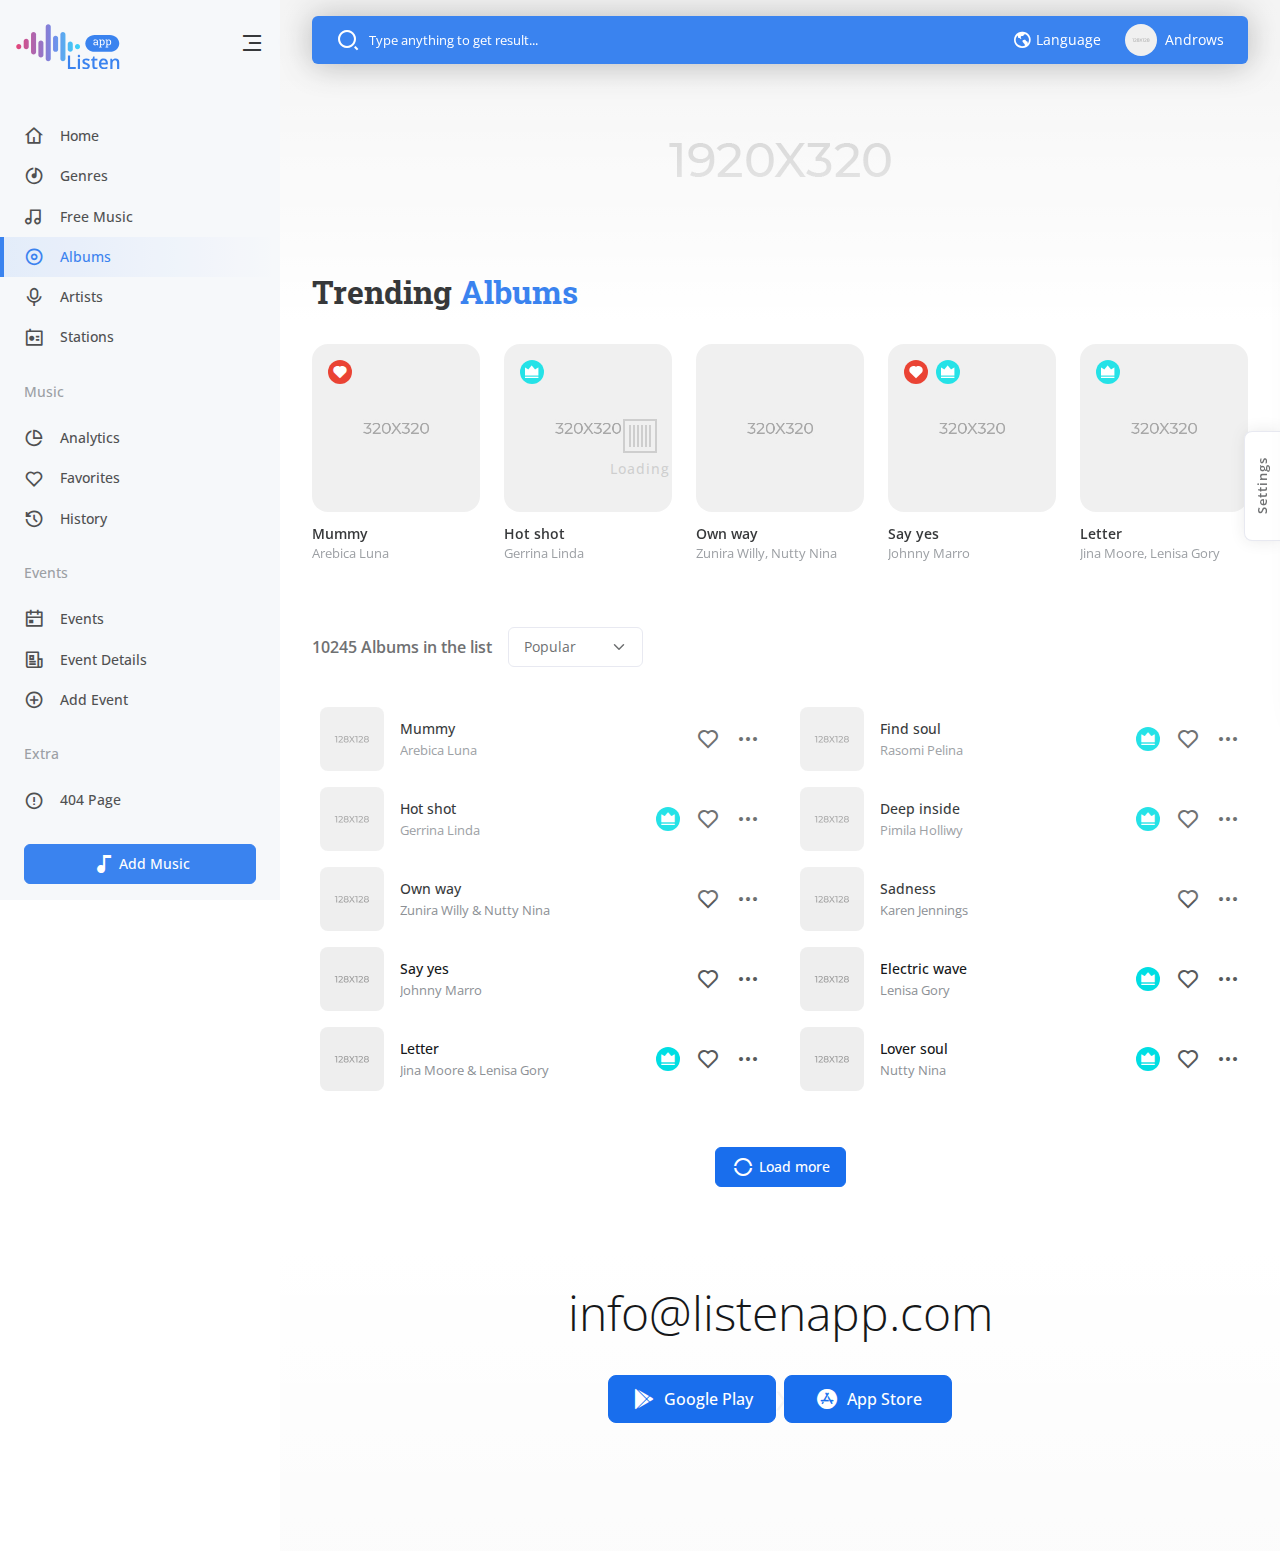
<file: albums.html>
<!DOCTYPE html>
<html lang="en">
<head>
    <!-- Meta Tag -->
    <meta charset="utf-8">
    <meta http-equiv="X-UA-Compatible" content="IE=edge">
    <meta name="viewport" content="width=device-width, initial-scale=1">

    <!-- Seo Meta -->
    <meta name="description" content="Listen App - Online Music Streaming App Template">
    <meta name="keywords" content="music template, music app, music web app, responsive music app, music, themeforest, html music app template, css3, html5">

    <title>Listen App - Online Music Streaming App</title>

    <!-- Favicon -->
    <link href="images/logos/favicon.png" rel="icon"/>

    <!-- IOS Touch Icons -->
    <link rel="apple-touch-icon" href="images/logos/touch-icon-iphone.png">
    <link rel="apple-touch-icon" sizes="152x152" href="images/logos/touch-icon-ipad.png">
    <link rel="apple-touch-icon" sizes="180x180" href="images/logos/touch-icon-iphone-retina.png">
    <link rel="apple-touch-icon" sizes="167x167" href="images/logos/touch-icon-ipad-retina.png">

    <!-- Styles -->
    <link href="css/plugins.bundle.css" rel="stylesheet" type="text/css"/>
    <link href="css/styles.bundle.css" rel="stylesheet" type="text/css"/>

    <!-- Google fonts -->
    <link rel="preconnect" href="https://fonts.googleapis.com">
    <link rel="preconnect" href="https://fonts.gstatic.com" crossorigin>
    <link href="https://fonts.googleapis.com/css2?family=Open+Sans:wght@300;400;500;600;700;800&display=swap" rel="stylesheet">
    <link href="https://fonts.googleapis.com/css2?family=Roboto+Slab:wght@100;200;300;400;500;600;700;800;900&display=swap" rel="stylesheet">

    <!--[if lt IE 9]>
    <script src="https://oss.maxcdn.com/html5shiv/3.7.2/html5shiv.min.js"></script>
    <script src="https://oss.maxcdn.com/respond/1.4.2/respond.min.js"></script>
    <![endif]-->

</head>
<body>

    <!-- Line loader [[ Find at scss/framework/loader.scss ]] -->
    <div id="line_loader"></div>
    
    <!-- Start:: loader [[ Find at scss/framework/loader.scss ]] -->
    <div id="loader">
        <div class="loader">
            <div class="loader__eq mx-auto">
                <span></span>
                <span></span>
                <span></span>
                <span></span>
                <span></span>
                <span></span>
            </div>
            <span class="loader__text mt-2">Loading</span>
        </div>
    </div>
    <!-- End:: loader -->

    <!-- Start:: wrapper [[ Find at scss/framework/wrapper.scss ]] -->
    <div id="wrapper">

        <!-- Start:: sidebar [[ Find at scss/framework/sidebar.scss ]] -->
        <aside id="sidebar">
            <div class="sidebar-head d-flex align-items-center justify-content-between">
                <a href="index.html" class="brand external">
                    <img src="images/logos/logo.svg" alt="Listen app">
                </a>
                
                <a href="javascript:void(0);" role="button" class="sidebar-toggler" aria-label="Sidebar toggler">
                    <div class="d-none d-lg-block">
                        <i class="ri-menu-3-line sidebar-menu-1"></i>
                        <i class="ri-menu-line sidebar-menu-2"></i>
                    </div>
                    <i class="ri-menu-fold-line d-lg-none"></i>
                </a>
            </div>

            <div class="sidebar-body" data-scroll="true">
                <nav class="navbar d-block p-0">
                    <ul class="navbar-nav">
                        <li class="nav-item">
                            <a href="home.html" class="nav-link d-flex align-items-center">
                                <i class="ri-home-4-line fs-5"></i>
                                <span class="ps-3">Home</span>
                            </a>
                        </li>
                        <li class="nav-item">
                            <a href="genres.html" class="nav-link d-flex align-items-center">
                                <i class="ri-disc-line fs-5"></i>
                                <span class="ps-3">Genres</span>
                            </a>
                        </li>
                        <li class="nav-item">
                            <a href="music.html" class="nav-link d-flex align-items-center">
                                <i class="ri-music-2-line fs-5"></i>
                                <span class="ps-3">Free Music</span>
                            </a>
                        </li>
                        <li class="nav-item">
                            <a href="albums.html" class="nav-link d-flex align-items-center active">
                                <i class="ri-album-line fs-5"></i>
                                <span class="ps-3">Albums</span>
                            </a>
                        </li>
                        <li class="nav-item">
                            <a href="artists.html" class="nav-link d-flex align-items-center">
                                <i class="ri-mic-line fs-5"></i>
                                <span class="ps-3">Artists</span>
                            </a>
                        </li>
                        <li class="nav-item">
                            <a href="stations.html" class="nav-link d-flex align-items-center">
                                <i class="ri-radio-2-line fs-5"></i>
                                <span class="ps-3">Stations</span>
                            </a>
                        </li>
                        <li class="nav-item nav-item--head">
                            <span class="nav-item--head__text">Music</span>
                            <span class="nav-item--head__dots">...</span>
                        </li>
                        <li class="nav-item">
                            <a href="analytics.html" class="nav-link d-flex align-items-center">
                                <i class="ri-pie-chart-line fs-5"></i>
                                <span class="ps-3">Analytics</span>
                            </a>
                        </li>
                        <li class="nav-item">
                            <a href="favorites.html" class="nav-link d-flex align-items-center">
                                <i class="ri-heart-line fs-5"></i>
                                <span class="ps-3">Favorites</span>
                            </a>
                        </li>
                        <li class="nav-item">
                            <a href="history.html" class="nav-link d-flex align-items-center">
                                <i class="ri-history-line fs-5"></i>
                                <span class="ps-3">History</span>
                            </a>
                        </li>
                        <li class="nav-item nav-item--head">
                            <span class="nav-item--head__text">Events</span>
                            <span class="nav-item--head__dots">...</span>
                        </li>
                        <li class="nav-item">
                            <a href="events.html" class="nav-link d-flex align-items-center">
                                <i class="ri-calendar-event-line fs-5"></i>
                                <span class="ps-3">Events</span>
                            </a>
                        </li>
                        <li class="nav-item">
                            <a href="event-details.html" class="nav-link d-flex align-items-center">
                                <i class="ri-newspaper-line fs-5"></i>
                                <span class="ps-3">Event Details</span>
                            </a>
                        </li>
                        <li class="nav-item">
                            <a href="add-event.html" class="nav-link d-flex align-items-center">
                                <i class="ri-add-circle-line fs-5"></i>
                                <span class="ps-3">Add Event</span>
                            </a>
                        </li>
                        <li class="nav-item nav-item--head">
                            <span class="nav-item--head__text">Extra</span>
                            <span class="nav-item--head__dots">...</span>
                        </li>
                        <li class="nav-item">
                            <a href="404.html" class="nav-link d-flex align-items-center external">
                                <i class="ri-error-warning-line fs-5"></i>
                                <span class="ps-3">404 Page</span>
                            </a>
                        </li>
                        <li class="nav-item">
                            <a href="blank.html" class="nav-link d-flex align-items-center">
                                <i class="ri-file-line fs-5"></i>
                                <span class="ps-3">Blank Template</span>
                            </a>
                        </li>
                    </ul>
                </nav>
            </div>

            <div class="sidebar-foot">
                <a href="add-music.html" class="btn btn-primary d-flex">
                    <div class="btn__wrap">
                        <i class="ri-music-fill"></i>
                        <span>Add Music</span>
                    </div>
                </a>
            </div>
        </aside>
        <!-- End:: sidebar -->

        <!-- Start:: header [[ Find at scss/framework/header.scss ]] -->
        <header id="header">
            <div class="container">
                <div class="header-container">
                    <div class="d-flex align-items-center">
                        <a href="javascript:void(0);" role="button" class="header-text sidebar-toggler d-lg-none me-3" aria-label="Sidebar toggler">
                            <i class="ri-menu-3-line"></i>
                        </a>

                        <!-- Start:: search form [[ Find at scss/framework/search.scss ]] -->
                        <form action="#" id="search_form" class="me-3">
                            <label for="search_input">
                                <i class="ri-search-2-line"></i>
                            </label>
                            <input type="text" placeholder="Type anything to get result..." id="search_input" class="form-control form-control-sm">
                        </form>
                        <!-- End:: search form -->

                        <!-- Start:: search [[ Find at scss/framework/search.scss ]] -->
                        <div id="search_results" class="search pb-3">
                            <div class="search__head">
                                <div class="search__head__filter">
                                    <button type="button" class="btn btn-sm btn-light-primary active">Trending</button>
                                    <button type="button" class="btn btn-sm btn-light-primary">Artists</button>
                                    <button type="button" class="btn btn-sm btn-light-primary">Songs</button>
                                    <button type="button" class="btn btn-sm btn-light-primary">Albums</button>
                                </div>
                            </div>
                            <div class="search__body" data-scroll="true">
                                <div class="mb-4">
                                    <div class="d-flex align-items-center justify-content-between mb-3">
                                        <span class="search__title">Artists</span>
                                        <a href="artists.html" class="btn btn-link">View All</a>
                                    </div>
                                    <div class="row g-4 list">
                                        <div class="col-xl-3 col-md-4 col-sm-6">
                                            <div class="list__item">
                                                <a href="artist-details.html" class="list__cover">
                                                    <img src="images/cover/large/5.jpg" alt="Jina Moore">
                                                </a>
                                                <div class="list__content">
                                                    <a href="artist-details.html" class="list__title text-truncate">Jina Moore</a>
                                                </div>
                                            </div>
                                        </div>
                                        <div class="col-xl-3 col-md-4 col-sm-6">
                                            <div class="list__item">
                                                <a href="artist-details.html" class="list__cover">
                                                    <img src="images/cover/large/6.jpg" alt="Rasomi Pelina">
                                                </a>
                                                <div class="list__content">
                                                    <a href="artist-details.html" class="list__title text-truncate">Rasomi Pelina</a>
                                                </div>
                                            </div>
                                        </div>
                                        <div class="col-xl-3 col-md-4 col-sm-6">
                                            <div class="list__item">
                                                <a href="artist-details.html" class="list__cover">
                                                    <img src="images/cover/large/7.jpg" alt="Pimila Holliwy">
                                                </a>
                                                <div class="list__content">
                                                    <a href="artist-details.html" class="list__title text-truncate">Pimila Holliwy</a>
                                                </div>
                                            </div>
                                        </div>
                                        <div class="col-xl-3 col-md-4 col-sm-6">
                                            <div class="list__item">
                                                <a href="artist-details.html" class="list__cover">
                                                    <img src="images/cover/large/8.jpg" alt="Karen Jennings">
                                                </a>
                                                <div class="list__content">
                                                    <a href="artist-details.html" class="list__title text-truncate">Karen Jennings</a>
                                                </div>
                                            </div>
                                        </div>
                                    </div>
                                </div>
                                <div class="mb-4">
                                    <div class="d-flex align-items-center justify-content-between mb-3">
                                        <span class="search__title">Songs</span>
                                        <a href="songs.html" class="btn btn-link">View All</a>
                                    </div>
                                    <div class="row g-4 list">
                                        <div class="col-xl-3 col-md-4 col-sm-6">
                                            <div class="list__item">
                                                <a href="song-details.html" class="list__cover">
                                                    <img src="images/cover/small/6.jpg" alt="Hey not me">
                                                </a>
                                                <div class="list__content">
                                                    <a href="song-details.html" class="list__title text-truncate">Hey not me</a>
                                                    <p class="list__subtitle text-truncate">
                                                        <a href="artist-details.html">Rasomi Pelina</a>
                                                    </p>
                                                </div>
                                            </div>
                                        </div>
                                        <div class="col-xl-3 col-md-4 col-sm-6">
                                            <div class="list__item">
                                                <a href="song-details.html" class="list__cover">
                                                    <img src="images/cover/small/7.jpg" alt="Deep inside">
                                                </a>
                                                <div class="list__content">
                                                    <a href="song-details.html" class="list__title text-truncate">Deep inside</a>
                                                    <p class="list__subtitle text-truncate">
                                                        <a href="artist-details.html">Pimila Holliwy</a>
                                                    </p>
                                                </div>
                                            </div>
                                        </div>
                                        <div class="col-xl-3 col-md-4 col-sm-6">
                                            <div class="list__item">
                                                <a href="song-details.html" class="list__cover">
                                                    <img src="images/cover/small/8.jpg" alt="Sadness">
                                                </a>
                                                <div class="list__content">
                                                    <a href="song-details.html" class="list__title text-truncate">Sadness</a>
                                                    <p class="list__subtitle text-truncate">
                                                        <a href="artist-details.html">Karen Jennings</a>
                                                    </p>
                                                </div>
                                            </div>
                                        </div>
                                        <div class="col-xl-3 col-md-4 col-sm-6">
                                            <div class="list__item">
                                                <a href="song-details.html" class="list__cover">
                                                    <img src="images/cover/small/9.jpg" alt="Electric wave">
                                                </a>
                                                <div class="list__content">
                                                    <a href="song-details.html" class="list__title text-truncate">Electric wave</a>
                                                    <p class="list__subtitle text-truncate">
                                                        <a href="artist-details.html">Lenisa Gory</a>
                                                    </p>
                                                </div>
                                            </div>
                                        </div>
                                    </div>
                                </div>
                                <div>
                                    <div class="d-flex align-items-center justify-content-between mb-3">
                                        <span class="search__title">Albums</span>
                                        <a href="albums.html" class="btn btn-link">View All</a>
                                    </div>
                                    <div class="row g-4 list">
                                        <div class="col-xl-3 col-md-4 col-sm-6">
                                            <div class="list__item">
                                                <a href="album-details.html" class="list__cover">
                                                    <img src="images/cover/small/1.jpg" alt="Mummy">
                                                </a>
                                                <div class="list__content">
                                                    <a href="album-details.html" class="list__title text-truncate">Mummy</a>
                                                    <p class="list__subtitle text-truncate">
                                                        <a href="artist-details.html">Arebica Luna</a>
                                                    </p>
                                                </div>
                                            </div>
                                        </div>
                                        <div class="col-xl-3 col-md-4 col-sm-6">
                                            <div class="list__item">
                                                <a href="album-details.html" class="list__cover">
                                                    <img src="images/cover/small/2.jpg" alt="Hot shot">
                                                </a>
                                                <div class="list__content">
                                                    <a href="album-details.html" class="list__title text-truncate">Hot shot</a>
                                                    <p class="list__subtitle text-truncate">
                                                        <a href="artist-details.html">Gerrina Linda</a>
                                                    </p>
                                                </div>
                                            </div>
                                        </div>
                                        <div class="col-xl-3 col-md-4 col-sm-6">
                                            <div class="list__item">
                                                <a href="album-details.html" class="list__cover">
                                                    <img src="images/cover/small/3.jpg" alt="Own way">
                                                </a>
                                                <div class="list__content">
                                                    <a href="album-details.html" class="list__title text-truncate">Own way</a>
                                                    <p class="list__subtitle text-truncate">
                                                        <a href="artist-details.html">Zunira Willy & Nutty Nina</a>
                                                    </p>
                                                </div>
                                            </div>
                                        </div>
                                        <div class="col-xl-3 col-md-4 col-sm-6">
                                            <div class="list__item">
                                                <a href="album-details.html" class="list__cover">
                                                    <img src="images/cover/small/4.jpg" alt="Say yes">
                                                </a>
                                                <div class="list__content">
                                                    <a href="album-details.html" class="list__title text-truncate">Say yes</a>
                                                    <p class="list__subtitle text-truncate">
                                                        <a href="artist-details.html">Johnny Marro</a>
                                                    </p>
                                                </div>
                                            </div>
                                        </div>
                                    </div>
                                </div>
                            </div>
                        </div>
                        <!-- End:: search -->

                        <div class="d-flex align-items-center">
                            <div class="dropdown">
                                <a href="javascript:void(0);" class="header-text d-flex align-items-center" role="button" id="language_menu" data-bs-toggle="dropdown" data-bs-auto-close="outside" aria-expanded="false">
                                    <i class="ri-earth-line fs-5"></i>
                                    <span class="d-none d-md-block ms-1">Language</span>
                                </a>
                                <div class="dropdown-menu dropdown-menu-lg dropdown-menu-end" aria-labelledby="language_menu">
                                    <div class="py-2 px-4">
                                        <span class="d-block fw-bold">What music do you like?</span>
                                        <p>Select languages you want to listen.</p>
                                    </div>
                                    <div class="dropdown-divider"></div>
                                    <div class="d-flex flex-wrap py-2">
                                        <div class="py-2 px-4 w-50">
                                            <div class="form-check mb-0">
                                                <input class="form-check-input" type="checkbox" id="lang_1">
                                                <label class="form-check-label fw-semi-bold" for="lang_1">Hindi</label>
                                            </div>
                                        </div>
                                        <div class="py-2 px-4 w-50">
                                            <div class="form-check mb-0">
                                                <input class="form-check-input" type="checkbox" id="lang_2">
                                                <label class="form-check-label fw-semi-bold" for="lang_2">Punjabi</label>
                                            </div>
                                        </div>
                                        <div class="py-2 px-4 w-50">
                                            <div class="form-check mb-0">
                                                <input class="form-check-input" type="checkbox" id="lang_3">
                                                <label class="form-check-label fw-semi-bold" for="lang_3">Tamil</label>
                                            </div>
                                        </div>
                                        <div class="py-2 px-4 w-50">
                                            <div class="form-check mb-0">
                                                <input class="form-check-input" type="checkbox" id="lang_4">
                                                <label class="form-check-label fw-semi-bold" for="lang_4">Bengali</label>
                                            </div>
                                        </div>
                                        <div class="py-2 px-4 w-50">
                                            <div class="form-check mb-0">
                                                <input class="form-check-input" type="checkbox" id="lang_5">
                                                <label class="form-check-label fw-semi-bold" for="lang_5">Kannada</label>
                                            </div>
                                        </div>
                                        <div class="py-2 px-4 w-50">
                                            <div class="form-check mb-0">
                                                <input class="form-check-input" type="checkbox" id="lang_6">
                                                <label class="form-check-label fw-semi-bold" for="lang_6">Gujarati</label>
                                            </div>
                                        </div>
                                        <div class="py-2 px-4 w-50">
                                            <div class="form-check mb-0">
                                                <input class="form-check-input" type="checkbox" id="lang_7">
                                                <label class="form-check-label fw-semi-bold" for="lang_7">Urdu</label>
                                            </div>
                                        </div>
                                        <div class="py-2 px-4 w-50">
                                            <div class="form-check mb-0">
                                                <input class="form-check-input" type="checkbox" id="lang_8">
                                                <label class="form-check-label fw-semi-bold" for="lang_8">English</label>
                                            </div>
                                        </div>
                                        <div class="py-2 px-4 w-50">
                                            <div class="form-check mb-0">
                                                <input class="form-check-input" type="checkbox" id="lang_9">
                                                <label class="form-check-label fw-semi-bold" for="lang_9">Telugu</label>
                                            </div>
                                        </div>
                                        <div class="py-2 px-4 w-50">
                                            <div class="form-check mb-0">
                                                <input class="form-check-input" type="checkbox" id="lang_10">
                                                <label class="form-check-label fw-semi-bold" for="lang_10">Bhojpuri</label>
                                            </div>
                                        </div>
                                        <div class="py-2 px-4 w-50">
                                            <div class="form-check mb-0">
                                                <input class="form-check-input" type="checkbox" id="lang_11">
                                                <label class="form-check-label fw-semi-bold" for="lang_11">Malayalam</label>
                                            </div>
                                        </div>
                                        <div class="py-2 px-4 w-50">
                                            <div class="form-check mb-0">
                                                <input class="form-check-input" type="checkbox" id="lang_12">
                                                <label class="form-check-label fw-semi-bold" for="lang_12">Marathi</label>
                                            </div>
                                        </div>
                                        <div class="py-2 px-4 w-50">
                                            <div class="form-check mb-0">
                                                <input class="form-check-input" type="checkbox" id="lang_13">
                                                <label class="form-check-label fw-semi-bold" for="lang_13">Haryanvi</label>
                                            </div>
                                        </div>
                                        <div class="py-2 px-4 w-50">
                                            <div class="form-check mb-0">
                                                <input class="form-check-input" type="checkbox" id="lang_14">
                                                <label class="form-check-label fw-semi-bold" for="lang_14">Rajasthani</label>
                                            </div>
                                        </div>
                                        <div class="py-2 px-4 w-50">
                                            <div class="form-check mb-0">
                                                <input class="form-check-input" type="checkbox" id="lang_15">
                                                <label class="form-check-label fw-semi-bold" for="lang_15">Assamese</label>
                                            </div>
                                        </div>
                                        <div class="py-2 px-4 w-50">
                                            <div class="form-check mb-0">
                                                <input class="form-check-input" type="checkbox" id="lang_16">
                                                <label class="form-check-label fw-semi-bold" for="lang_16">Odia</label>
                                            </div>
                                        </div>
                                    </div>
                                    <div class="dropdown-divider"></div>
                                    <div class="py-2 px-4">
                                        <button type="button" class="btn btn-primary w-100 justify-content-center">Update</button>
                                    </div>
                                </div>
                            </div>
                            
                            <div class="dropdown ms-3 ms-sm-4">
                                <a href="javascript:void(0);" class="avatar header-text" role="button" id="user_menu" data-bs-toggle="dropdown" aria-expanded="false">
                                    <div class="avatar__image">
                                        <img src="images/users/thumb.jpg" alt="user">
                                    </div>
                                    <span class="ps-2 d-none d-sm-block">Androws</span>
                                </a>
                                <ul class="dropdown-menu dropdown-menu-md dropdown-menu-end" aria-labelledby="user_menu">
                                    <li>
                                        <div class="py-2 px-3 avatar avatar--lg">
                                            <div class="avatar__image">
                                                <img src="images/users/thumb.jpg" alt="user">
                                            </div>
                                            <div class="avatar__content">
                                                <span class="avatar__title">Androws Kinny</span>
                                                <span class="avatar__subtitle">Artist</span>
                                            </div>
                                        </div>
                                    </li>
                                    <li class="dropdown-divider"></li>
                                    <li>
                                        <a class="dropdown-item d-flex align-items-center" href="profile.html">
                                            <i class="ri-user-3-line fs-5"></i>
                                            <span class="ps-2">Profile</span>
                                        </a>
                                    </li>
                                    <li>
                                        <a class="dropdown-item d-flex align-items-center" href="favorites.html">
                                            <i class="ri-heart-line fs-5"></i>
                                            <span class="ps-2">Favorites</span>
                                        </a>
                                    </li>
                                    <li>
                                        <a class="dropdown-item d-flex align-items-center" href="settings.html">
                                            <i class="ri-settings-line fs-5"></i>
                                            <span class="ps-2">Settings</span>
                                        </a>
                                    </li>
                                    <li>
                                        <a class="dropdown-item d-flex align-items-center" href="plan.html">
                                            <i class="ri-money-dollar-circle-line fs-5"></i>
                                            <span class="ps-2">Plan</span>
                                        </a>
                                    </li>
                                    <li class="dropdown-divider"></li>
                                    <li>
                                        <a class="dropdown-item d-flex align-items-center external text-danger" href="index.html">
                                            <i class="ri-logout-circle-line fs-5"></i>
                                            <span class="ps-2">Logout</span>
                                        </a>
                                    </li>
                                </ul>
                            </div>
                        </div>
                    </div>
                </div>
            </div>
        </header>
        <!-- End:: header -->

        <!-- Start:: page content [[ Find at scss/framework/wrapper.scss ]] -->
        <main id="page_content">

             <!-- Hero [[ Find at scss/framework/hero.scss ]] -->
            <div class="hero" style="background-image: url(images/banner/song.jpg);"></div>

            <!-- Start:: under hero [[ Find at scss/framework/hero.scss ]] -->
            <div class="under-hero container">

                <!-- Start:: section [[ Find at scss/framework/section.scss ]] -->
                <div class="section">
                    <div class="section__head">
                        <h3 class="mb-0">Trending <span class="text-primary">Albums</span></h3>
                    </div>

                    <!-- Start:: swiper carousel [[ Find at scss/components/swiper.scss ]] -->
                    <div class="swiper-carousel swiper-carousel-button">
                        <!-- Start:: swiper [[ Find at scss/components/swiper.scss ]] -->
                        <div class="swiper" data-swiper-slides="5" data-swiper-autoplay="true">
                            <div class="swiper-wrapper">
                                <div class="swiper-slide">
                                    <!-- Start:: cover [[ Find at scss/components/cover.scss ]] -->
                                    <div class="cover cover--round">
                                        <div class="cover__head">
                                            <ul class="cover__label d-flex">
                                                <li>
                                                    <span class="badge rounded-pill bg-danger">
                                                        <i class="ri-heart-fill"></i>
                                                    </span>
                                                </li>
                                            </ul>
                                            <div class="cover__options dropstart d-inline-flex ms-auto">
                                                <a class="dropdown-link" href="javascript:void(0);" role="button" data-bs-toggle="dropdown" aria-label="Cover options" aria-expanded="false">
                                                    <i class="ri-more-2-fill"></i>
                                                </a>
                                                <ul class="dropdown-menu dropdown-menu-sm">
                                                    <li><a class="dropdown-item" href="javascript:void(0);" role="button" data-favorite-id="100">Favorite</a></li>
                                                    <li><a class="dropdown-item" href="audio/ringtone-1.mp3" download>Download</a></li>
                                                    <li><a class="dropdown-item" href="javascript:void(0);" role="button">Share</a></li>
                                                    <li class="dropdown-divider"></li>
                                                    <li><a class="dropdown-item" href="album-details.html">View details</a></li>
                                                </ul>
                                            </div>
                                        </div>
                                        <a href="album-details.html" class="cover__image">
                                            <img src="images/cover/large/1.jpg" alt="Mummy">
                                        </a>
                                        <div class="cover__foot">
                                            <a href="album-details.html" class="cover__title text-truncate">Mummy</a>
                                            <p class="cover__subtitle text-truncate">
                                                <a href="artist-details.html">Arebica Luna</a>
                                            </p>
                                        </div>
                                    </div>
                                    <!-- End:: cover -->
                                </div>
                                <div class="swiper-slide">
                                    <!-- Start:: cover [[ Find at scss/components/cover.scss ]] -->
                                    <div class="cover cover--round">
                                        <div class="cover__head">
                                            <ul class="cover__label d-flex">
                                                <li>
                                                    <span class="badge rounded-pill bg-info">
                                                        <i class="ri-vip-crown-fill"></i>
                                                    </span>
                                                </li>
                                            </ul>
                                            <div class="cover__options dropstart d-inline-flex ms-auto">
                                                <a class="dropdown-link" href="javascript:void(0);" role="button" data-bs-toggle="dropdown" aria-label="Cover options" aria-expanded="false">
                                                    <i class="ri-more-2-fill"></i>
                                                </a>
                                                <ul class="dropdown-menu dropdown-menu-sm">
                                                    <li><a class="dropdown-item" href="javascript:void(0);" role="button" data-favorite-id="101">Favorite</a></li>
                                                    <li><a class="dropdown-item" href="audio/ringtone-2.mp3" download>Download</a></li>
                                                    <li><a class="dropdown-item" href="javascript:void(0);" role="button">Share</a></li>
                                                    <li class="dropdown-divider"></li>
                                                    <li><a class="dropdown-item" href="album-details.html">View details</a></li>
                                                </ul>
                                            </div>
                                        </div>
                                        <a href="album-details.html" class="cover__image">
                                            <img src="images/cover/large/2.jpg" alt="Hot shot">
                                        </a>
                                        <div class="cover__foot">
                                            <a href="album-details.html" class="cover__title text-truncate">Hot shot</a>
                                            <p class="cover__subtitle text-truncate">
                                                <a href="artist-details.html">Gerrina Linda</a>
                                            </p>
                                        </div>
                                    </div>
                                    <!-- End:: cover -->
                                </div>
                                <div class="swiper-slide">
                                    <!-- Start:: cover [[ Find at scss/components/cover.scss ]] -->
                                    <div class="cover cover--round">
                                        <div class="cover__head">
                                            <div class="cover__options dropstart d-inline-flex ms-auto">
                                                <a class="dropdown-link" href="javascript:void(0);" role="button" data-bs-toggle="dropdown" aria-label="Cover options" aria-expanded="false">
                                                    <i class="ri-more-2-fill"></i>
                                                </a>
                                                <ul class="dropdown-menu dropdown-menu-sm">
                                                    <li><a class="dropdown-item" href="javascript:void(0);" role="button" data-favorite-id="102">Favorite</a></li>
                                                    <li><a class="dropdown-item" href="audio/ringtone-3.mp3" download>Download</a></li>
                                                    <li><a class="dropdown-item" href="javascript:void(0);" role="button">Share</a></li>
                                                    <li class="dropdown-divider"></li>
                                                    <li><a class="dropdown-item" href="album-details.html">View details</a></li>
                                                </ul>
                                            </div>
                                        </div>
                                        <a href="album-details.html" class="cover__image">
                                            <img src="images/cover/large/3.jpg" alt="Own way">
                                        </a>
                                        <div class="cover__foot">
                                            <a href="album-details.html" class="cover__title text-truncate">Own way</a>
                                            <p class="cover__subtitle text-truncate">
                                                <a href="artist-details.html">Zunira Willy</a>,
                                                <a href="artist-details.html">Nutty Nina</a>
                                            </p>
                                        </div>
                                    </div>
                                    <!-- End:: cover -->
                                </div>
                                <div class="swiper-slide">
                                    <!-- Start:: cover [[ Find at scss/components/cover.scss ]] -->
                                    <div class="cover cover--round">
                                        <div class="cover__head">
                                            <ul class="cover__label d-flex">
                                                <li>
                                                    <span class="badge rounded-pill bg-danger">
                                                        <i class="ri-heart-fill"></i>
                                                    </span>
                                                </li>
                                                <li>
                                                    <span class="badge rounded-pill bg-info">
                                                        <i class="ri-vip-crown-fill"></i>
                                                    </span>
                                                </li>
                                            </ul>
                                            <div class="cover__options dropstart d-inline-flex ms-auto">
                                                <a class="dropdown-link" href="javascript:void(0);" role="button" data-bs-toggle="dropdown" aria-label="Cover options" aria-expanded="false">
                                                    <i class="ri-more-2-fill"></i>
                                                </a>
                                                <ul class="dropdown-menu dropdown-menu-sm">
                                                    <li><a class="dropdown-item" href="javascript:void(0);" role="button" data-favorite-id="103">Favorite</a></li>
                                                    <li><a class="dropdown-item" href="audio/ringtone-4.mp3" download>Download</a></li>
                                                    <li><a class="dropdown-item" href="javascript:void(0);" role="button">Share</a></li>
                                                    <li class="dropdown-divider"></li>
                                                    <li><a class="dropdown-item" href="album-details.html">View details</a></li>
                                                </ul>
                                            </div>
                                        </div>
                                        <a href="album-details.html" class="cover__image">
                                            <img src="images/cover/large/4.jpg" alt="Say yes">
                                        </a>
                                        <div class="cover__foot">
                                            <a href="album-details.html" class="cover__title text-truncate">Say yes</a>
                                            <p class="cover__subtitle text-truncate">
                                                <a href="artist-details.html">Johnny Marro</a>
                                            </p>
                                        </div>
                                    </div>
                                    <!-- End:: cover -->
                                </div>
                                <div class="swiper-slide">
                                    <!-- Start:: cover [[ Find at scss/components/cover.scss ]] -->
                                    <div class="cover cover--round">
                                        <div class="cover__head">
                                            <ul class="cover__label d-flex">
                                                <li>
                                                    <span class="badge rounded-pill bg-info">
                                                        <i class="ri-vip-crown-fill"></i>
                                                    </span>
                                                </li>
                                            </ul>
                                            <div class="cover__options dropstart d-inline-flex ms-auto">
                                                <a class="dropdown-link" href="javascript:void(0);" role="button" data-bs-toggle="dropdown" aria-label="Cover options" aria-expanded="false">
                                                    <i class="ri-more-2-fill"></i>
                                                </a>
                                                <ul class="dropdown-menu dropdown-menu-sm">
                                                    <li><a class="dropdown-item" href="javascript:void(0);" role="button" data-favorite-id="104">Favorite</a></li>
                                                    <li><a class="dropdown-item" href="audio/ringtone-5.mp3" download>Download</a></li>
                                                    <li><a class="dropdown-item" href="javascript:void(0);" role="button">Share</a></li>
                                                    <li class="dropdown-divider"></li>
                                                    <li><a class="dropdown-item" href="album-details.html">View details</a></li>
                                                </ul>
                                            </div>
                                        </div>
                                        <a href="album-details.html" class="cover__image">
                                            <img src="images/cover/large/5.jpg" alt="Letter">
                                        </a>
                                        <div class="cover__foot">
                                            <a href="album-details.html" class="cover__title text-truncate">Letter</a>
                                            <p class="cover__subtitle text-truncate">
                                                <a href="artist-details.html">Jina Moore</a>,
                                                <a href="artist-details.html">Lenisa Gory</a>
                                            </p>
                                        </div>
                                    </div>
                                    <!-- End:: cover -->
                                </div>
                                <div class="swiper-slide">
                                    <!-- Start:: cover [[ Find at scss/components/cover.scss ]] -->
                                    <div class="cover cover--round">
                                        <div class="cover__head">
                                            <ul class="cover__label d-flex">
                                                <li>
                                                    <span class="badge rounded-pill bg-info">
                                                        <i class="ri-vip-crown-fill"></i>
                                                    </span>
                                                </li>
                                            </ul>
                                            <div class="cover__options dropstart d-inline-flex ms-auto">
                                                <a class="dropdown-link" href="javascript:void(0);" role="button" data-bs-toggle="dropdown" aria-label="Cover options" aria-expanded="false">
                                                    <i class="ri-more-2-fill"></i>
                                                </a>
                                                <ul class="dropdown-menu dropdown-menu-sm">
                                                    <li><a class="dropdown-item" href="javascript:void(0);" role="button" data-favorite-id="105">Favorite</a></li>
                                                    <li><a class="dropdown-item" href="audio/ringtone-6.mp3" download>Download</a></li>
                                                    <li><a class="dropdown-item" href="javascript:void(0);" role="button">Share</a></li>
                                                    <li class="dropdown-divider"></li>
                                                    <li><a class="dropdown-item" href="album-details.html">View details</a></li>
                                                </ul>
                                            </div>
                                        </div>
                                        <a href="album-details.html" class="cover__image">
                                            <img src="images/cover/large/6.jpg" alt="Find soul">
                                        </a>
                                        <div class="cover__foot">
                                            <a href="album-details.html" class="cover__title text-truncate">Find soul</a>
                                            <p class="cover__subtitle text-truncate">
                                                <a href="artist-details.html">Rasomi Pelina</a>
                                            </p>
                                        </div>
                                    </div>
                                    <!-- End:: cover -->
                                </div>
                            </div>
                        </div>
                        <!-- End:: swiper -->

                        <!-- Swiper controls -->
                        <div class="swiper-button-prev btn-default rounded-pill"></div>
                        <div class="swiper-button-next btn-default rounded-pill"></div>
                    </div>
                    <!-- End:: swiper carousel -->

                </div>
                <!-- End:: section -->

                <!-- Start:: section [[ Find at scss/framework/section.scss ]] -->
                <div class="section">
                    <div class="section__head align-items-center">
                        <span class="d-block pe-3 fs-6 fw-semi-bold">10245 Albums in the list</span>
                        <div>
                            <select class="form-select" aria-label="Filter album">
                                <option value="Popular">Popular</option>
                                <option value="Most loved">Most loved</option>
                                <option value="A to Z">A to Z</option>
                                <option value="Z to A">Z to A</option>
                            </select>
                        </div>
                    </div>

                    <!-- Start:: list [[ Find at scss/components/list.scss ]] -->
                    <div class="list list--lg">
                        <div class="row">
                            <div class="col-xl-6">
                                <div class="list__item">
                                    <a href="album-details.html" class="list__cover">
                                        <img src="images/cover/small/1.jpg" alt="Mummy">
                                    </a>
                                    <div class="list__content">
                                        <a href="album-details.html" class="list__title text-truncate">Mummy</a>
                                        <p class="list__subtitle text-truncate">
                                            <a href="artist-details.html">Arebica Luna</a>
                                        </p>
                                    </div>
                                    <ul class="list__option">
                                        <li>
                                            <a href="javascript:void(0);" role="button" class="d-inline-flex" aria-label="Favorite" data-favorite-id="100">
                                                <i class="ri-heart-line heart-empty"></i>
                                                <i class="ri-heart-fill heart-fill"></i>
                                            </a>
                                        </li>
                                        <li class="dropstart d-inline-flex">
                                            <a class="dropdown-link" href="javascript:void(0);" role="button" data-bs-toggle="dropdown" aria-label="Cover options" aria-expanded="false">
                                                <i class="ri-more-fill"></i>
                                            </a>
                                            <ul class="dropdown-menu dropdown-menu-sm">
                                                <li><a class="dropdown-item" href="javascript:void(0);" role="button" data-favorite-id="100">Favorite</a></li>
                                                <li><a class="dropdown-item" href="audio/ringtone-1.mp3" download>Download</a></li>
                                                <li><a class="dropdown-item" href="javascript:void(0);" role="button">Share</a></li>
                                                <li class="dropdown-divider"></li>
                                                <li><a class="dropdown-item" href="album-details.html">View details</a></li>
                                            </ul>
                                        </li>
                                    </ul>
                                </div>
                                <div class="list__item">
                                    <a href="album-details.html" class="list__cover">
                                        <img src="images/cover/small/2.jpg" alt="Hot shot">
                                    </a>
                                    <div class="list__content">
                                        <a href="album-details.html" class="list__title text-truncate">Hot shot</a>
                                        <p class="list__subtitle text-truncate">
                                            <a href="artist-details.html">Gerrina Linda</a>
                                        </p>
                                    </div>
                                    <ul class="list__option">
                                        <li>
                                            <span class="badge rounded-pill bg-info">
                                                <i class="ri-vip-crown-fill"></i>
                                            </span>
                                        </li>
                                        <li>
                                            <a href="javascript:void(0);" role="button" class="d-inline-flex" aria-label="Favorite" data-favorite-id="101">
                                                <i class="ri-heart-line heart-empty"></i>
                                                <i class="ri-heart-fill heart-fill"></i>
                                            </a>
                                        </li>
                                        <li class="dropstart d-inline-flex">
                                            <a class="dropdown-link" href="javascript:void(0);" role="button" data-bs-toggle="dropdown" aria-label="Cover options" aria-expanded="false">
                                                <i class="ri-more-fill"></i>
                                            </a>
                                            <ul class="dropdown-menu dropdown-menu-sm">
                                                <li><a class="dropdown-item" href="javascript:void(0);" role="button" data-favorite-id="101">Favorite</a></li>
                                                <li><a class="dropdown-item" href="audio/ringtone-2.mp3" download>Download</a></li>
                                                <li><a class="dropdown-item" href="javascript:void(0);" role="button">Share</a></li>
                                                <li class="dropdown-divider"></li>
                                                <li><a class="dropdown-item" href="album-details.html">View details</a></li>
                                            </ul>
                                        </li>
                                    </ul>
                                </div>
                                <div class="list__item">
                                    <a href="album-details.html" class="list__cover">
                                        <img src="images/cover/small/3.jpg" alt="Own way">
                                    </a>
                                    <div class="list__content">
                                        <a href="album-details.html" class="list__title text-truncate">Own way</a>
                                        <p class="list__subtitle text-truncate">
                                            <a href="artist-details.html">Zunira Willy & Nutty Nina</a>
                                        </p>
                                    </div>
                                    <ul class="list__option">
                                        <li>
                                            <a href="javascript:void(0);" role="button" class="d-inline-flex" aria-label="Favorite" data-favorite-id="102">
                                                <i class="ri-heart-line heart-empty"></i>
                                                <i class="ri-heart-fill heart-fill"></i>
                                            </a>
                                        </li>
                                        <li class="dropstart d-inline-flex">
                                            <a class="dropdown-link" href="javascript:void(0);" role="button" data-bs-toggle="dropdown" aria-label="Cover options" aria-expanded="false">
                                                <i class="ri-more-fill"></i>
                                            </a>
                                            <ul class="dropdown-menu dropdown-menu-sm">
                                                <li><a class="dropdown-item" href="javascript:void(0);" role="button" data-favorite-id="102">Favorite</a></li>
                                                <li><a class="dropdown-item" href="audio/ringtone-3.mp3" download>Download</a></li>
                                                <li><a class="dropdown-item" href="javascript:void(0);" role="button">Share</a></li>
                                                <li class="dropdown-divider"></li>
                                                <li><a class="dropdown-item" href="album-details.html">View details</a></li>
                                            </ul>
                                        </li>
                                    </ul>
                                </div>
                                <div class="list__item">
                                    <a href="album-details.html" class="list__cover">
                                        <img src="images/cover/small/4.jpg" alt="Say yes">
                                    </a>
                                    <div class="list__content">
                                        <a href="album-details.html" class="list__title text-truncate">Say yes</a>
                                        <p class="list__subtitle text-truncate">
                                            <a href="artist-details.html">Johnny Marro</a>
                                        </p>
                                    </div>
                                    <ul class="list__option">                                     
                                        <li>
                                            <a href="javascript:void(0);" role="button" class="d-inline-flex" aria-label="Favorite" data-favorite-id="103">
                                                <i class="ri-heart-line heart-empty"></i>
                                                <i class="ri-heart-fill heart-fill"></i>
                                            </a>
                                        </li>
                                        <li class="dropstart d-inline-flex">
                                            <a class="dropdown-link" href="javascript:void(0);" role="button" data-bs-toggle="dropdown" aria-label="Cover options" aria-expanded="false">
                                                <i class="ri-more-fill"></i>
                                            </a>
                                            <ul class="dropdown-menu dropdown-menu-sm">
                                                <li><a class="dropdown-item" href="javascript:void(0);" role="button" data-favorite-id="103">Favorite</a></li>
                                                <li><a class="dropdown-item" href="audio/ringtone-4.mp3" download>Download</a></li>
                                                <li><a class="dropdown-item" href="javascript:void(0);" role="button">Share</a></li>
                                                <li class="dropdown-divider"></li>
                                                <li><a class="dropdown-item" href="album-details.html">View details</a></li>
                                            </ul>
                                        </li>
                                    </ul>
                                </div>
                                <div class="list__item">
                                    <a href="album-details.html" class="list__cover">
                                        <img src="images/cover/small/5.jpg" alt="Letter">
                                    </a>
                                    <div class="list__content">
                                        <a href="album-details.html" class="list__title text-truncate">Letter</a>
                                        <p class="list__subtitle text-truncate">
                                            <a href="artist-details.html">Jina Moore & Lenisa Gory</a>
                                        </p>
                                    </div>
                                    <ul class="list__option">  
                                        <li>
                                            <span class="badge rounded-pill bg-info">
                                                <i class="ri-vip-crown-fill"></i>
                                            </span>
                                        </li>                                          
                                        <li>
                                            <a href="javascript:void(0);" role="button" class="d-inline-flex" aria-label="Favorite" data-favorite-id="104">
                                                <i class="ri-heart-line heart-empty"></i>
                                                <i class="ri-heart-fill heart-fill"></i>
                                            </a>
                                        </li>
                                        <li class="dropstart d-inline-flex">
                                            <a class="dropdown-link" href="javascript:void(0);" role="button" data-bs-toggle="dropdown" aria-label="Cover options" aria-expanded="false">
                                                <i class="ri-more-fill"></i>
                                            </a>
                                            <ul class="dropdown-menu dropdown-menu-sm">
                                                <li><a class="dropdown-item" href="javascript:void(0);" role="button" data-favorite-id="104">Favorite</a></li>
                                                <li><a class="dropdown-item" href="audio/ringtone-5.mp3" download>Download</a></li>
                                                <li><a class="dropdown-item" href="javascript:void(0);" role="button">Share</a></li>
                                                <li class="dropdown-divider"></li>
                                                <li><a class="dropdown-item" href="album-details.html">View details</a></li>
                                            </ul>
                                        </li>
                                    </ul>
                                </div>
                            </div>
                            <div class="col-xl-6">
                                <div class="list__item">
                                    <a href="album-details.html" class="list__cover">
                                        <img src="images/cover/small/6.jpg" alt="Find soul">
                                    </a>
                                    <div class="list__content">
                                        <a href="album-details.html" class="list__title text-truncate">Find soul</a>
                                        <p class="list__subtitle text-truncate">
                                            <a href="artist-details.html">Rasomi Pelina</a>
                                        </p>
                                    </div>
                                    <ul class="list__option">    
                                        <li>
                                            <span class="badge rounded-pill bg-info">
                                                <i class="ri-vip-crown-fill"></i>
                                            </span>
                                        </li>                                        
                                        <li>
                                            <a href="javascript:void(0);" role="button" class="d-inline-flex" aria-label="Favorite" data-favorite-id="105">
                                                <i class="ri-heart-line heart-empty"></i>
                                                <i class="ri-heart-fill heart-fill"></i>
                                            </a>
                                        </li>
                                        <li class="dropstart d-inline-flex">
                                            <a class="dropdown-link" href="javascript:void(0);" role="button" data-bs-toggle="dropdown" aria-label="Cover options" aria-expanded="false">
                                                <i class="ri-more-fill"></i>
                                            </a>
                                            <ul class="dropdown-menu dropdown-menu-sm">
                                                <li><a class="dropdown-item" href="javascript:void(0);" role="button" data-favorite-id="105">Favorite</a></li>
                                                <li><a class="dropdown-item" href="audio/ringtone-6.mp3" download>Download</a></li>
                                                <li><a class="dropdown-item" href="javascript:void(0);" role="button">Share</a></li>
                                                <li class="dropdown-divider"></li>
                                                <li><a class="dropdown-item" href="album-details.html">View details</a></li>
                                            </ul>
                                        </li>
                                    </ul>
                                </div>
                                <div class="list__item">
                                    <a href="album-details.html" class="list__cover">
                                        <img src="images/cover/small/7.jpg" alt="Deep inside">
                                    </a>
                                    <div class="list__content">
                                        <a href="album-details.html" class="list__title text-truncate">Deep inside</a>
                                        <p class="list__subtitle text-truncate">
                                            <a href="artist-details.html">Pimila Holliwy</a>
                                        </p>
                                    </div>
                                    <ul class="list__option">    
                                        <li>
                                            <span class="badge rounded-pill bg-info">
                                                <i class="ri-vip-crown-fill"></i>
                                            </span>
                                        </li>                                        
                                        <li>
                                            <a href="javascript:void(0);" role="button" class="d-inline-flex" aria-label="Favorite" data-favorite-id="106">
                                                <i class="ri-heart-line heart-empty"></i>
                                                <i class="ri-heart-fill heart-fill"></i>
                                            </a>
                                        </li>
                                        <li class="dropstart d-inline-flex">
                                            <a class="dropdown-link" href="javascript:void(0);" role="button" data-bs-toggle="dropdown" aria-label="Cover options" aria-expanded="false">
                                                <i class="ri-more-fill"></i>
                                            </a>
                                            <ul class="dropdown-menu dropdown-menu-sm">
                                                <li><a class="dropdown-item" href="javascript:void(0);" role="button" data-favorite-id="106">Favorite</a></li>
                                                <li><a class="dropdown-item" href="audio/ringtone-7.mp3" download>Download</a></li>
                                                <li><a class="dropdown-item" href="javascript:void(0);" role="button">Share</a></li>
                                                <li class="dropdown-divider"></li>
                                                <li><a class="dropdown-item" href="album-details.html">View details</a></li>
                                            </ul>
                                        </li>
                                    </ul>
                                </div>
                                <div class="list__item">
                                    <a href="album-details.html" class="list__cover">
                                        <img src="images/cover/small/8.jpg" alt="Sadness">
                                    </a>
                                    <div class="list__content">
                                        <a href="album-details.html" class="list__title text-truncate">Sadness</a>
                                        <p class="list__subtitle text-truncate">
                                            <a href="artist-details.html">Karen Jennings</a>
                                        </p>
                                    </div>
                                    <ul class="list__option">
                                        <li>
                                            <a href="javascript:void(0);" role="button" class="d-inline-flex" aria-label="Favorite" data-favorite-id="107">
                                                <i class="ri-heart-line heart-empty"></i>
                                                <i class="ri-heart-fill heart-fill"></i>
                                            </a>
                                        </li>
                                        <li class="dropstart d-inline-flex">
                                            <a class="dropdown-link" href="javascript:void(0);" role="button" data-bs-toggle="dropdown" aria-label="Cover options" aria-expanded="false">
                                                <i class="ri-more-fill"></i>
                                            </a>
                                            <ul class="dropdown-menu dropdown-menu-sm">
                                                <li><a class="dropdown-item" href="javascript:void(0);" role="button" data-favorite-id="107">Favorite</a></li>
                                                <li><a class="dropdown-item" href="audio/ringtone-8.mp3" download>Download</a></li>
                                                <li><a class="dropdown-item" href="javascript:void(0);" role="button">Share</a></li>
                                                <li class="dropdown-divider"></li>
                                                <li><a class="dropdown-item" href="album-details.html">View details</a></li>
                                            </ul>
                                        </li>
                                    </ul>
                                </div>
                                <div class="list__item">
                                    <a href="album-details.html" class="list__cover">
                                        <img src="images/cover/small/9.jpg" alt="Electric wave">
                                    </a>
                                    <div class="list__content">
                                        <a href="album-details.html" class="list__title text-truncate">Electric wave</a>
                                        <p class="list__subtitle text-truncate">
                                            <a href="artist-details.html">Lenisa Gory</a>
                                        </p>
                                    </div>
                                    <ul class="list__option">    
                                        <li>
                                            <span class="badge rounded-pill bg-info">
                                                <i class="ri-vip-crown-fill"></i>
                                            </span>
                                        </li>                                        
                                        <li>
                                            <a href="javascript:void(0);" role="button" class="d-inline-flex" aria-label="Favorite" data-favorite-id="108">
                                                <i class="ri-heart-line heart-empty"></i>
                                                <i class="ri-heart-fill heart-fill"></i>
                                            </a>
                                        </li>
                                        <li class="dropstart d-inline-flex">
                                            <a class="dropdown-link" href="javascript:void(0);" role="button" data-bs-toggle="dropdown" aria-label="Cover options" aria-expanded="false">
                                                <i class="ri-more-fill"></i>
                                            </a>
                                            <ul class="dropdown-menu dropdown-menu-sm">
                                                <li><a class="dropdown-item" href="javascript:void(0);" role="button" data-favorite-id="108">Favorite</a></li>
                                                <li><a class="dropdown-item" href="audio/ringtone-1.mp3" download>Download</a></li>
                                                <li><a class="dropdown-item" href="javascript:void(0);" role="button">Share</a></li>
                                                <li class="dropdown-divider"></li>
                                                <li><a class="dropdown-item" href="album-details.html">View details</a></li>
                                            </ul>
                                        </li>
                                    </ul>
                                </div>
                                <div class="list__item">
                                    <a href="album-details.html" class="list__cover">
                                        <img src="images/cover/small/10.jpg" alt="Lover soul">
                                    </a>
                                    <div class="list__content">
                                        <a href="album-details.html" class="list__title text-truncate">Lover soul</a>
                                        <p class="list__subtitle text-truncate">
                                            <a href="artist-details.html">Nutty Nina</a>
                                        </p>
                                    </div>
                                    <ul class="list__option">    
                                        <li>
                                            <span class="badge rounded-pill bg-info">
                                                <i class="ri-vip-crown-fill"></i>
                                            </span>
                                        </li>                                        
                                        <li>
                                            <a href="javascript:void(0);" role="button" class="d-inline-flex" aria-label="Favorite" data-favorite-id="109">
                                                <i class="ri-heart-line heart-empty"></i>
                                                <i class="ri-heart-fill heart-fill"></i>
                                            </a>
                                        </li>
                                        <li class="dropstart d-inline-flex">
                                            <a class="dropdown-link" href="javascript:void(0);" role="button" data-bs-toggle="dropdown" aria-label="Cover options" aria-expanded="false">
                                                <i class="ri-more-fill"></i>
                                            </a>
                                            <ul class="dropdown-menu dropdown-menu-sm">
                                                <li><a class="dropdown-item" href="javascript:void(0);" role="button" data-favorite-id="109">Favorite</a></li>
                                                <li><a class="dropdown-item" href="audio/ringtone-2.mp3" download>Download</a></li>
                                                <li><a class="dropdown-item" href="javascript:void(0);" role="button">Share</a></li>
                                                <li class="dropdown-divider"></li>
                                                <li><a class="dropdown-item" href="album-details.html">View details</a></li>
                                            </ul>
                                        </li>
                                    </ul>
                                </div>
                            </div>
                        </div>                        
                    </div>
                    <!-- End:: list -->

                    <div class="mt-5 text-center">
                        <a href="javascript:void(0);" class="btn btn-primary">
                            <div class="btn__wrap">
                                <i class="ri-loader-3-fill"></i>
                                <span>Load more</span>
                            </div>
                        </a>
                    </div>
                </div>
                <!-- End:: section -->

            </div>
            <!-- End:: under hero -->

            <!-- Start:: footer [[ Find at scss/framework/footer.scss ]] -->
            <footer id="footer">
                <div class="container">
                    <div class="text-center mb-4">
                        <a href="mailto:info@listenapp.com" class="display-5 email">info@listenapp.com</a>
                    </div>
                    <div class="app-btn-group pt-2">
                        <a href="#" class="btn btn-lg btn-primary">
                            <div class="btn__wrap">
                                <i class="ri-google-play-fill"></i>
                                <span class="ms-2">Google Play</span>
                            </div>
                        </a>
                        <a href="#" class="btn btn-lg btn-primary">
                            <div class="btn__wrap">
                                <i class="ri-app-store-fill"></i>
                                <span class="ms-2">App Store</span>
                            </div>
                        </a>
                    </div>
                </div>
            </footer>
            <!-- End:: footer -->

        </main>
        <!-- End:: page content -->

    </div>
    <!-- End:: wrapper -->

    <!-- Start:: player [[ Find at scss/framework/player.scss ]] -->
    <div id="player">
        <div class="container">
            <div class="player-container">
                <div class="player-progress">
                    <progress class="amplitude-buffered-progress player-progress__bar" value="0"></progress>
                    <progress class="amplitude-song-played-progress player-progress__bar"></progress>
                    <input type="range" class="amplitude-song-slider player-progress__slider" aria-label="Progress slider">
                </div>
        
                <!-- Start:: cover [[ Find at scss/components/cover.scss ]] -->
                <div class="cover d-flex align-items-center">
                    <div class="cover__image">
                        <img data-amplitude-song-info="cover_art_url" src="images/cover/small/1.jpg" alt="">
                    </div>
                    <div class="cover__content ps-3 d-none d-sm-block">
                        <a href="song-details.html" class="cover__title text-truncate" data-amplitude-song-info="name"></a>
                        <a href="artist-details.html" class="cover__subtitle text-truncate" data-amplitude-song-info="artist"></a>
                    </div>
                </div>
                <!-- End:: cover -->
        
                <div class="player-control">
                    <button type="button" class="amplitude-repeat btn btn-icon me-4 d-none d-md-block" aria-label="Repeat">
                        <i class="ri-repeat-2-fill fs-5"></i>
                    </button>
                    <button type="button" class="amplitude-prev btn btn-icon" aria-label="Backward">
                        <i class="ri-skip-back-mini-fill"></i>
                    </button>
                    <button type="button" class="amplitude-play-pause btn btn-icon btn-default rounded-pill" aria-label="Play pause">
                        <i class="ri-play-fill icon-play"></i>
                        <i class="ri-pause-fill icon-pause"></i>
                    </button>
                    <button type="button" class="amplitude-next btn btn-icon" aria-label="Forward">
                        <i class="ri-skip-forward-mini-fill"></i>
                    </button>
                    <button type="button" class="amplitude-shuffle amplitude-shuffle-off btn btn-icon ms-4 d-none d-md-block" aria-label="Shuffle">
                        <i class="ri-shuffle-fill fs-5"></i>
                    </button>
                </div>

                <div class="player-info">
                    <div class="me-4 d-none d-xl-block">
                        <span class="amplitude-current-minutes"></span>:<span class="amplitude-current-seconds"></span> /
                        <span class="amplitude-duration-minutes"></span>:<span class="amplitude-duration-seconds"></span>
                    </div>
                    <div class="player-volume dropdown d-none d-md-block">
                        <button class="btn btn-icon" data-bs-toggle="dropdown" data-bs-auto-close="outside" aria-label="Volume" aria-expanded="false">
                            <i class="ri-volume-mute-fill fs-5 d-none"></i>
                            <i class="ri-volume-down-fill fs-5"></i>
                            <i class="ri-volume-up-fill fs-5 d-none"></i>
                        </button>
                        <div class="dropdown-menu prevent-click">
                            <input type="range" class="amplitude-volume-slider" value="50" min="0" max="100" aria-label="Volume slider">
                        </div>
                    </div>
                    <div class="dropstart d-none d-md-block">
                        <button class="btn btn-icon" data-bs-toggle="dropdown" aria-label="Song options" aria-expanded="false">
                            <i class="ri-more-2-fill fs-5"></i>
                        </button>
                        <ul class="dropdown-menu dropdown-menu-sm" id="player_options">
                            <li><a class="dropdown-item" href="javascript:void(0);" role="button" data-favorite-id="1">Favorite</a></li>
                            <li><a class="dropdown-item" href="javascript:void(0);" role="button" data-playlist-id="1">Add to playlist</a></li>
                            <li><a class="dropdown-item" href="audio/ringtone-1.mp3" download>Download</a></li>
                            <li><a class="dropdown-item" href="javascript:void(0);" role="button">Share</a></li>
                            <li class="dropdown-divider"></li>
                            <li><a class="dropdown-item" href="song-details.html">View details</a></li>
                        </ul>
                    </div>

                    <!-- Start:: playlist [[ Find at scss/framework/playlist.scss ]] -->
                    <div class="playlist dropstart me-3">
                        <button class="btn btn-icon" data-bs-toggle="dropdown" data-bs-auto-close="outside" aria-label="Playlist" aria-expanded="false">
                            <i class="ri-play-list-fill fs-5"></i>
                        </button>
                        <div class="dropdown-menu playlist__dropdown">
                            <div class="playlist__head d-flex align-items-center justify-content-between">
                                <h6 class="mb-0">Next Lineup</h6>
                                <a href="javascript:void(0);" role="button" id="clear_playlist" class="btn btn-link">Clear</a>
                            </div>
                            <!-- Start:: list [[ Find at scss/components/list.scss ]] -->
                            <div id="playlist" class="list playlist__body" data-scroll="true">
                                <div class="col-sm-8 col-10 mx-auto mt-5 text-center">
                                    <i class="ri-music-2-line mb-3"></i>
                                    <p>No songs, album or playlist are added on lineup.</p>
                                </div>
                            </div>
                            <!-- End:: list -->
                        </div>
                    </div>
                    <!-- End:: playlist -->
                </div>
            </div>
        </div>
    </div>
    <!-- End:: player -->

    <!-- Backdrop [[ Find at scss/framework/wrapper.scss ]] -->
    <div id="backdrop"></div>


    <!-- Scripts -->
    <script src="js/plugins.bundle.js"></script>
    <script src="js/scripts.bundle.js"></script>

</body>
</html>
</file>
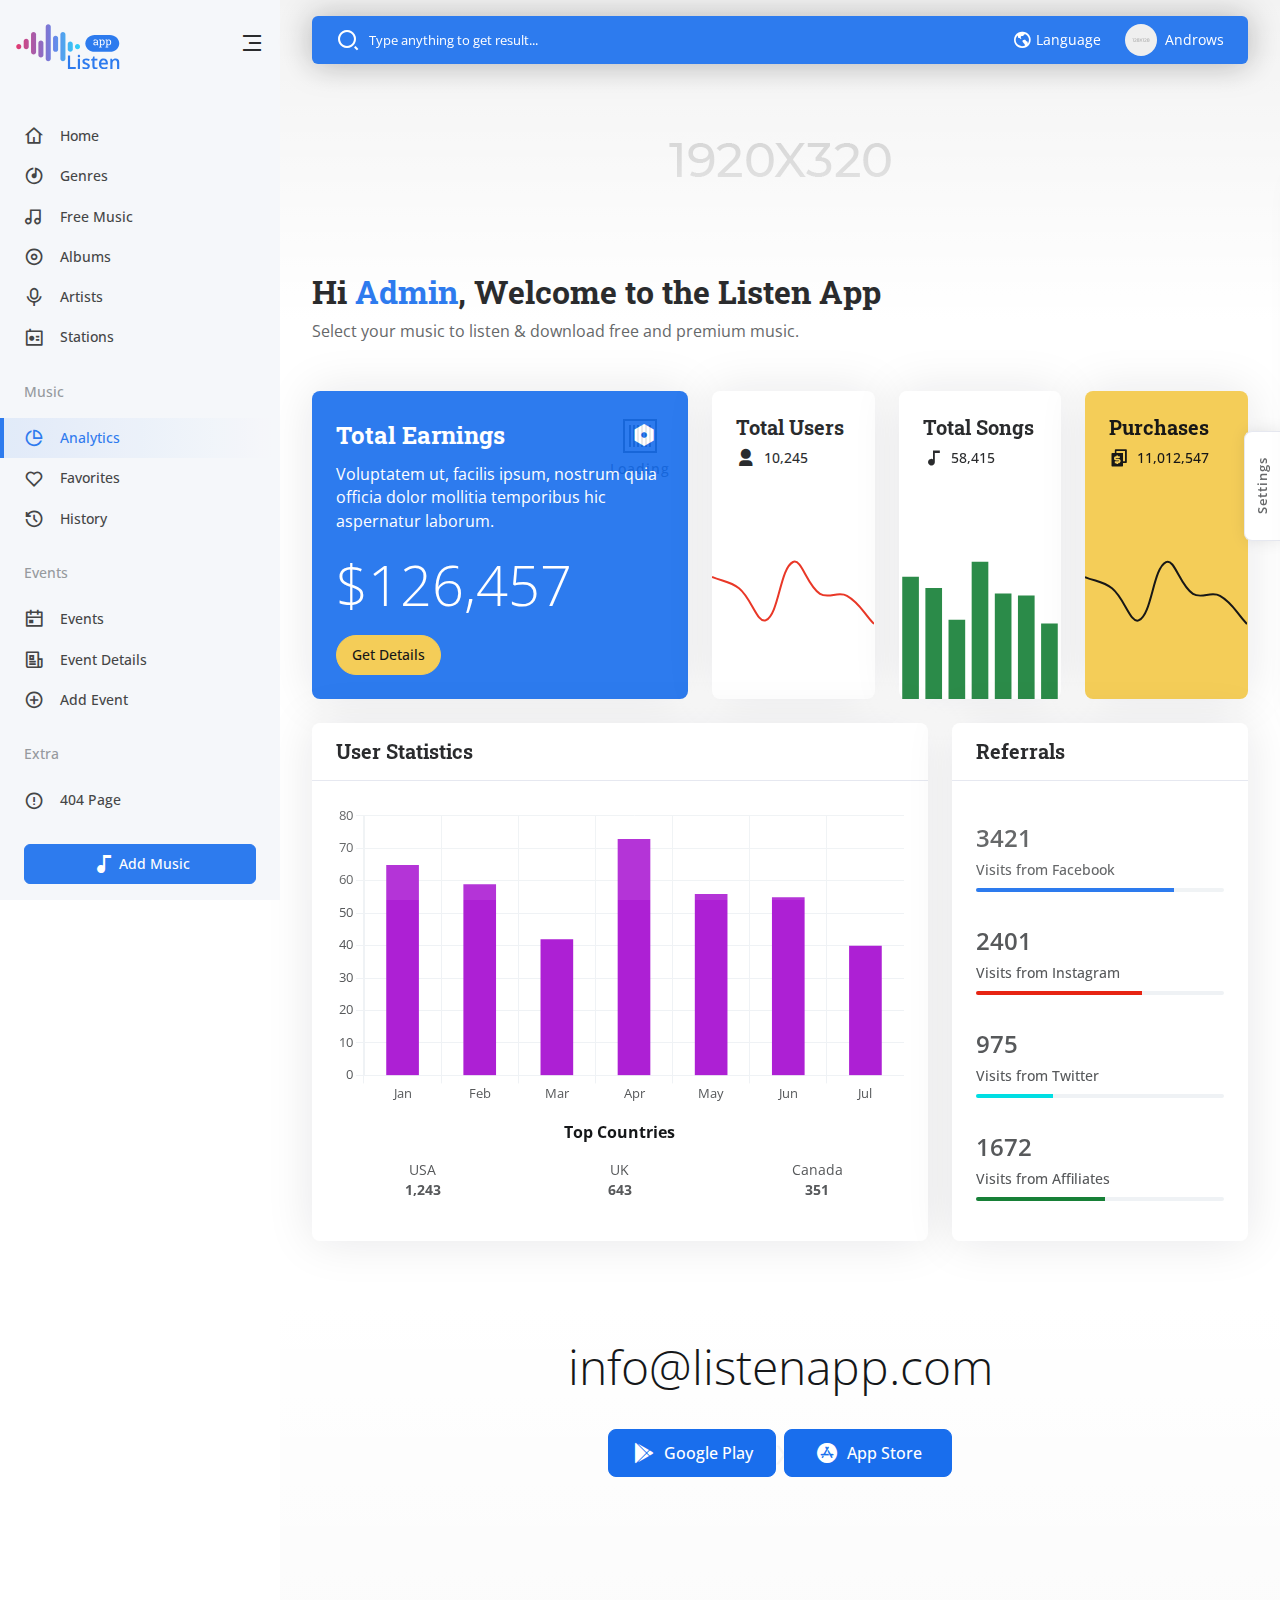
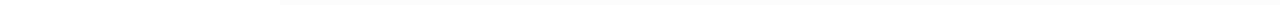
<file: analytics.html>
<!DOCTYPE html>
<html lang="en">
<head>
    <!-- Meta Tag -->
    <meta charset="utf-8">
    <meta http-equiv="X-UA-Compatible" content="IE=edge">
    <meta name="viewport" content="width=device-width, initial-scale=1">

    <!-- Seo Meta -->
    <meta name="description" content="Listen App - Online Music Streaming App Template">
    <meta name="keywords" content="music template, music app, music web app, responsive music app, music, themeforest, html music app template, css3, html5">

    <title>Listen App - Online Music Streaming App</title>

    <!-- Favicon -->
    <link href="images/logos/favicon.png" rel="icon"/>

    <!-- IOS Touch Icons -->
    <link rel="apple-touch-icon" href="images/logos/touch-icon-iphone.png">
    <link rel="apple-touch-icon" sizes="152x152" href="images/logos/touch-icon-ipad.png">
    <link rel="apple-touch-icon" sizes="180x180" href="images/logos/touch-icon-iphone-retina.png">
    <link rel="apple-touch-icon" sizes="167x167" href="images/logos/touch-icon-ipad-retina.png">

    <!-- Styles -->
    <link href="css/plugins.bundle.css" rel="stylesheet" type="text/css"/>
    <link href="css/styles.bundle.css" rel="stylesheet" type="text/css"/>

    <!-- Google fonts -->
    <link rel="preconnect" href="https://fonts.googleapis.com">
    <link rel="preconnect" href="https://fonts.gstatic.com" crossorigin>
    <link href="https://fonts.googleapis.com/css2?family=Open+Sans:wght@300;400;500;600;700;800&display=swap" rel="stylesheet">
    <link href="https://fonts.googleapis.com/css2?family=Roboto+Slab:wght@100;200;300;400;500;600;700;800;900&display=swap" rel="stylesheet">

    <!--[if lt IE 9]>
    <script src="https://oss.maxcdn.com/html5shiv/3.7.2/html5shiv.min.js"></script>
    <script src="https://oss.maxcdn.com/respond/1.4.2/respond.min.js"></script>
    <![endif]-->

</head>
<body>

    <!-- Line loader [[ Find at scss/framework/loader.scss ]] -->
    <div id="line_loader"></div>
    
    <!-- Start:: loader [[ Find at scss/framework/loader.scss ]] -->
    <div id="loader">
        <div class="loader">
            <div class="loader__eq mx-auto">
                <span></span>
                <span></span>
                <span></span>
                <span></span>
                <span></span>
                <span></span>
            </div>
            <span class="loader__text mt-2">Loading</span>
        </div>
    </div>
    <!-- End:: loader -->

    <!-- Start:: wrapper [[ Find at scss/framework/wrapper.scss ]] -->
    <div id="wrapper">

        <!-- Start:: sidebar [[ Find at scss/framework/sidebar.scss ]] -->
        <aside id="sidebar">
            <div class="sidebar-head d-flex align-items-center justify-content-between">
                <a href="index.html" class="brand external">
                    <img src="images/logos/logo.svg" alt="Listen app">
                </a>
                
                <a href="javascript:void(0);" role="button" class="sidebar-toggler" aria-label="Sidebar toggler">
                    <div class="d-none d-lg-block">
                        <i class="ri-menu-3-line sidebar-menu-1"></i>
                        <i class="ri-menu-line sidebar-menu-2"></i>
                    </div>
                    <i class="ri-menu-fold-line d-lg-none"></i>
                </a>
            </div>

            <div class="sidebar-body" data-scroll="true">
                <nav class="navbar d-block p-0">
                    <ul class="navbar-nav">
                        <li class="nav-item">
                            <a href="home.html" class="nav-link d-flex align-items-center">
                                <i class="ri-home-4-line fs-5"></i>
                                <span class="ps-3">Home</span>
                            </a>
                        </li>
                        <li class="nav-item">
                            <a href="genres.html" class="nav-link d-flex align-items-center">
                                <i class="ri-disc-line fs-5"></i>
                                <span class="ps-3">Genres</span>
                            </a>
                        </li>
                        <li class="nav-item">
                            <a href="music.html" class="nav-link d-flex align-items-center">
                                <i class="ri-music-2-line fs-5"></i>
                                <span class="ps-3">Free Music</span>
                            </a>
                        </li>
                        <li class="nav-item">
                            <a href="albums.html" class="nav-link d-flex align-items-center">
                                <i class="ri-album-line fs-5"></i>
                                <span class="ps-3">Albums</span>
                            </a>
                        </li>
                        <li class="nav-item">
                            <a href="artists.html" class="nav-link d-flex align-items-center">
                                <i class="ri-mic-line fs-5"></i>
                                <span class="ps-3">Artists</span>
                            </a>
                        </li>
                        <li class="nav-item">
                            <a href="stations.html" class="nav-link d-flex align-items-center">
                                <i class="ri-radio-2-line fs-5"></i>
                                <span class="ps-3">Stations</span>
                            </a>
                        </li>
                        <li class="nav-item nav-item--head">
                            <span class="nav-item--head__text">Music</span>
                            <span class="nav-item--head__dots">...</span>
                        </li>
                        <li class="nav-item">
                            <a href="analytics.html" class="nav-link d-flex align-items-center active">
                                <i class="ri-pie-chart-line fs-5"></i>
                                <span class="ps-3">Analytics</span>
                            </a>
                        </li>
                        <li class="nav-item">
                            <a href="favorites.html" class="nav-link d-flex align-items-center">
                                <i class="ri-heart-line fs-5"></i>
                                <span class="ps-3">Favorites</span>
                            </a>
                        </li>
                        <li class="nav-item">
                            <a href="history.html" class="nav-link d-flex align-items-center">
                                <i class="ri-history-line fs-5"></i>
                                <span class="ps-3">History</span>
                            </a>
                        </li>
                        <li class="nav-item nav-item--head">
                            <span class="nav-item--head__text">Events</span>
                            <span class="nav-item--head__dots">...</span>
                        </li>
                        <li class="nav-item">
                            <a href="events.html" class="nav-link d-flex align-items-center">
                                <i class="ri-calendar-event-line fs-5"></i>
                                <span class="ps-3">Events</span>
                            </a>
                        </li>
                        <li class="nav-item">
                            <a href="event-details.html" class="nav-link d-flex align-items-center">
                                <i class="ri-newspaper-line fs-5"></i>
                                <span class="ps-3">Event Details</span>
                            </a>
                        </li>
                        <li class="nav-item">
                            <a href="add-event.html" class="nav-link d-flex align-items-center">
                                <i class="ri-add-circle-line fs-5"></i>
                                <span class="ps-3">Add Event</span>
                            </a>
                        </li>
                        <li class="nav-item nav-item--head">
                            <span class="nav-item--head__text">Extra</span>
                            <span class="nav-item--head__dots">...</span>
                        </li>
                        <li class="nav-item">
                            <a href="404.html" class="nav-link d-flex align-items-center external">
                                <i class="ri-error-warning-line fs-5"></i>
                                <span class="ps-3">404 Page</span>
                            </a>
                        </li>
                        <li class="nav-item">
                            <a href="blank.html" class="nav-link d-flex align-items-center">
                                <i class="ri-file-line fs-5"></i>
                                <span class="ps-3">Blank Template</span>
                            </a>
                        </li>
                    </ul>
                </nav>
            </div>

            <div class="sidebar-foot">
                <a href="add-music.html" class="btn btn-primary d-flex">
                    <div class="btn__wrap">
                        <i class="ri-music-fill"></i>
                        <span>Add Music</span>
                    </div>
                </a>
            </div>
        </aside>
        <!-- End:: sidebar -->

        <!-- Start:: header [[ Find at scss/framework/header.scss ]] -->
        <header id="header">
            <div class="container">
                <div class="header-container">
                    <div class="d-flex align-items-center">
                        <a href="javascript:void(0);" role="button" class="header-text sidebar-toggler d-lg-none me-3" aria-label="Sidebar toggler">
                            <i class="ri-menu-3-line"></i>
                        </a>

                        <!-- Start:: search form [[ Find at scss/framework/search.scss ]] -->
                        <form action="#" id="search_form" class="me-3">
                            <label for="search_input">
                                <i class="ri-search-2-line"></i>
                            </label>
                            <input type="text" placeholder="Type anything to get result..." id="search_input" class="form-control form-control-sm">
                        </form>
                        <!-- End:: search form -->

                        <!-- Start:: search [[ Find at scss/framework/search.scss ]] -->
                        <div id="search_results" class="search pb-3">
                            <div class="search__head">
                                <div class="search__head__filter">
                                    <button type="button" class="btn btn-sm btn-light-primary active">Trending</button>
                                    <button type="button" class="btn btn-sm btn-light-primary">Artists</button>
                                    <button type="button" class="btn btn-sm btn-light-primary">Songs</button>
                                    <button type="button" class="btn btn-sm btn-light-primary">Albums</button>
                                </div>
                            </div>
                            <div class="search__body" data-scroll="true">
                                <div class="mb-4">
                                    <div class="d-flex align-items-center justify-content-between mb-3">
                                        <span class="search__title">Artists</span>
                                        <a href="artists.html" class="btn btn-link">View All</a>
                                    </div>
                                    <div class="row g-4 list">
                                        <div class="col-xl-3 col-md-4 col-sm-6">
                                            <div class="list__item">
                                                <a href="artist-details.html" class="list__cover">
                                                    <img src="images/cover/large/5.jpg" alt="Jina Moore">
                                                </a>
                                                <div class="list__content">
                                                    <a href="artist-details.html" class="list__title text-truncate">Jina Moore</a>
                                                </div>
                                            </div>
                                        </div>
                                        <div class="col-xl-3 col-md-4 col-sm-6">
                                            <div class="list__item">
                                                <a href="artist-details.html" class="list__cover">
                                                    <img src="images/cover/large/6.jpg" alt="Rasomi Pelina">
                                                </a>
                                                <div class="list__content">
                                                    <a href="artist-details.html" class="list__title text-truncate">Rasomi Pelina</a>
                                                </div>
                                            </div>
                                        </div>
                                        <div class="col-xl-3 col-md-4 col-sm-6">
                                            <div class="list__item">
                                                <a href="artist-details.html" class="list__cover">
                                                    <img src="images/cover/large/7.jpg" alt="Pimila Holliwy">
                                                </a>
                                                <div class="list__content">
                                                    <a href="artist-details.html" class="list__title text-truncate">Pimila Holliwy</a>
                                                </div>
                                            </div>
                                        </div>
                                        <div class="col-xl-3 col-md-4 col-sm-6">
                                            <div class="list__item">
                                                <a href="artist-details.html" class="list__cover">
                                                    <img src="images/cover/large/8.jpg" alt="Karen Jennings">
                                                </a>
                                                <div class="list__content">
                                                    <a href="artist-details.html" class="list__title text-truncate">Karen Jennings</a>
                                                </div>
                                            </div>
                                        </div>
                                    </div>
                                </div>
                                <div class="mb-4">
                                    <div class="d-flex align-items-center justify-content-between mb-3">
                                        <span class="search__title">Songs</span>
                                        <a href="songs.html" class="btn btn-link">View All</a>
                                    </div>
                                    <div class="row g-4 list">
                                        <div class="col-xl-3 col-md-4 col-sm-6">
                                            <div class="list__item">
                                                <a href="song-details.html" class="list__cover">
                                                    <img src="images/cover/small/6.jpg" alt="Hey not me">
                                                </a>
                                                <div class="list__content">
                                                    <a href="song-details.html" class="list__title text-truncate">Hey not me</a>
                                                    <p class="list__subtitle text-truncate">
                                                        <a href="artist-details.html">Rasomi Pelina</a>
                                                    </p>
                                                </div>
                                            </div>
                                        </div>
                                        <div class="col-xl-3 col-md-4 col-sm-6">
                                            <div class="list__item">
                                                <a href="song-details.html" class="list__cover">
                                                    <img src="images/cover/small/7.jpg" alt="Deep inside">
                                                </a>
                                                <div class="list__content">
                                                    <a href="song-details.html" class="list__title text-truncate">Deep inside</a>
                                                    <p class="list__subtitle text-truncate">
                                                        <a href="artist-details.html">Pimila Holliwy</a>
                                                    </p>
                                                </div>
                                            </div>
                                        </div>
                                        <div class="col-xl-3 col-md-4 col-sm-6">
                                            <div class="list__item">
                                                <a href="song-details.html" class="list__cover">
                                                    <img src="images/cover/small/8.jpg" alt="Sadness">
                                                </a>
                                                <div class="list__content">
                                                    <a href="song-details.html" class="list__title text-truncate">Sadness</a>
                                                    <p class="list__subtitle text-truncate">
                                                        <a href="artist-details.html">Karen Jennings</a>
                                                    </p>
                                                </div>
                                            </div>
                                        </div>
                                        <div class="col-xl-3 col-md-4 col-sm-6">
                                            <div class="list__item">
                                                <a href="song-details.html" class="list__cover">
                                                    <img src="images/cover/small/9.jpg" alt="Electric wave">
                                                </a>
                                                <div class="list__content">
                                                    <a href="song-details.html" class="list__title text-truncate">Electric wave</a>
                                                    <p class="list__subtitle text-truncate">
                                                        <a href="artist-details.html">Lenisa Gory</a>
                                                    </p>
                                                </div>
                                            </div>
                                        </div>
                                    </div>
                                </div>
                                <div>
                                    <div class="d-flex align-items-center justify-content-between mb-3">
                                        <span class="search__title">Albums</span>
                                        <a href="albums.html" class="btn btn-link">View All</a>
                                    </div>
                                    <div class="row g-4 list">
                                        <div class="col-xl-3 col-md-4 col-sm-6">
                                            <div class="list__item">
                                                <a href="album-details.html" class="list__cover">
                                                    <img src="images/cover/small/1.jpg" alt="Mummy">
                                                </a>
                                                <div class="list__content">
                                                    <a href="album-details.html" class="list__title text-truncate">Mummy</a>
                                                    <p class="list__subtitle text-truncate">
                                                        <a href="artist-details.html">Arebica Luna</a>
                                                    </p>
                                                </div>
                                            </div>
                                        </div>
                                        <div class="col-xl-3 col-md-4 col-sm-6">
                                            <div class="list__item">
                                                <a href="album-details.html" class="list__cover">
                                                    <img src="images/cover/small/2.jpg" alt="Hot shot">
                                                </a>
                                                <div class="list__content">
                                                    <a href="album-details.html" class="list__title text-truncate">Hot shot</a>
                                                    <p class="list__subtitle text-truncate">
                                                        <a href="artist-details.html">Gerrina Linda</a>
                                                    </p>
                                                </div>
                                            </div>
                                        </div>
                                        <div class="col-xl-3 col-md-4 col-sm-6">
                                            <div class="list__item">
                                                <a href="album-details.html" class="list__cover">
                                                    <img src="images/cover/small/3.jpg" alt="Own way">
                                                </a>
                                                <div class="list__content">
                                                    <a href="album-details.html" class="list__title text-truncate">Own way</a>
                                                    <p class="list__subtitle text-truncate">
                                                        <a href="artist-details.html">Zunira Willy & Nutty Nina</a>
                                                    </p>
                                                </div>
                                            </div>
                                        </div>
                                        <div class="col-xl-3 col-md-4 col-sm-6">
                                            <div class="list__item">
                                                <a href="album-details.html" class="list__cover">
                                                    <img src="images/cover/small/4.jpg" alt="Say yes">
                                                </a>
                                                <div class="list__content">
                                                    <a href="album-details.html" class="list__title text-truncate">Say yes</a>
                                                    <p class="list__subtitle text-truncate">
                                                        <a href="artist-details.html">Johnny Marro</a>
                                                    </p>
                                                </div>
                                            </div>
                                        </div>
                                    </div>
                                </div>
                            </div>
                        </div>
                        <!-- End:: search -->

                        <div class="d-flex align-items-center">
                            <div class="dropdown">
                                <a href="javascript:void(0);" class="header-text d-flex align-items-center" role="button" id="language_menu" data-bs-toggle="dropdown" data-bs-auto-close="outside" aria-expanded="false">
                                    <i class="ri-earth-line fs-5"></i>
                                    <span class="d-none d-md-block ms-1">Language</span>
                                </a>
                                <div class="dropdown-menu dropdown-menu-lg dropdown-menu-end" aria-labelledby="language_menu">
                                    <div class="py-2 px-4">
                                        <span class="d-block fw-bold">What music do you like?</span>
                                        <p>Select languages you want to listen.</p>
                                    </div>
                                    <div class="dropdown-divider"></div>
                                    <div class="d-flex flex-wrap py-2">
                                        <div class="py-2 px-4 w-50">
                                            <div class="form-check mb-0">
                                                <input class="form-check-input" type="checkbox" id="lang_1">
                                                <label class="form-check-label fw-semi-bold" for="lang_1">Hindi</label>
                                            </div>
                                        </div>
                                        <div class="py-2 px-4 w-50">
                                            <div class="form-check mb-0">
                                                <input class="form-check-input" type="checkbox" id="lang_2">
                                                <label class="form-check-label fw-semi-bold" for="lang_2">Punjabi</label>
                                            </div>
                                        </div>
                                        <div class="py-2 px-4 w-50">
                                            <div class="form-check mb-0">
                                                <input class="form-check-input" type="checkbox" id="lang_3">
                                                <label class="form-check-label fw-semi-bold" for="lang_3">Tamil</label>
                                            </div>
                                        </div>
                                        <div class="py-2 px-4 w-50">
                                            <div class="form-check mb-0">
                                                <input class="form-check-input" type="checkbox" id="lang_4">
                                                <label class="form-check-label fw-semi-bold" for="lang_4">Bengali</label>
                                            </div>
                                        </div>
                                        <div class="py-2 px-4 w-50">
                                            <div class="form-check mb-0">
                                                <input class="form-check-input" type="checkbox" id="lang_5">
                                                <label class="form-check-label fw-semi-bold" for="lang_5">Kannada</label>
                                            </div>
                                        </div>
                                        <div class="py-2 px-4 w-50">
                                            <div class="form-check mb-0">
                                                <input class="form-check-input" type="checkbox" id="lang_6">
                                                <label class="form-check-label fw-semi-bold" for="lang_6">Gujarati</label>
                                            </div>
                                        </div>
                                        <div class="py-2 px-4 w-50">
                                            <div class="form-check mb-0">
                                                <input class="form-check-input" type="checkbox" id="lang_7">
                                                <label class="form-check-label fw-semi-bold" for="lang_7">Urdu</label>
                                            </div>
                                        </div>
                                        <div class="py-2 px-4 w-50">
                                            <div class="form-check mb-0">
                                                <input class="form-check-input" type="checkbox" id="lang_8">
                                                <label class="form-check-label fw-semi-bold" for="lang_8">English</label>
                                            </div>
                                        </div>
                                        <div class="py-2 px-4 w-50">
                                            <div class="form-check mb-0">
                                                <input class="form-check-input" type="checkbox" id="lang_9">
                                                <label class="form-check-label fw-semi-bold" for="lang_9">Telugu</label>
                                            </div>
                                        </div>
                                        <div class="py-2 px-4 w-50">
                                            <div class="form-check mb-0">
                                                <input class="form-check-input" type="checkbox" id="lang_10">
                                                <label class="form-check-label fw-semi-bold" for="lang_10">Bhojpuri</label>
                                            </div>
                                        </div>
                                        <div class="py-2 px-4 w-50">
                                            <div class="form-check mb-0">
                                                <input class="form-check-input" type="checkbox" id="lang_11">
                                                <label class="form-check-label fw-semi-bold" for="lang_11">Malayalam</label>
                                            </div>
                                        </div>
                                        <div class="py-2 px-4 w-50">
                                            <div class="form-check mb-0">
                                                <input class="form-check-input" type="checkbox" id="lang_12">
                                                <label class="form-check-label fw-semi-bold" for="lang_12">Marathi</label>
                                            </div>
                                        </div>
                                        <div class="py-2 px-4 w-50">
                                            <div class="form-check mb-0">
                                                <input class="form-check-input" type="checkbox" id="lang_13">
                                                <label class="form-check-label fw-semi-bold" for="lang_13">Haryanvi</label>
                                            </div>
                                        </div>
                                        <div class="py-2 px-4 w-50">
                                            <div class="form-check mb-0">
                                                <input class="form-check-input" type="checkbox" id="lang_14">
                                                <label class="form-check-label fw-semi-bold" for="lang_14">Rajasthani</label>
                                            </div>
                                        </div>
                                        <div class="py-2 px-4 w-50">
                                            <div class="form-check mb-0">
                                                <input class="form-check-input" type="checkbox" id="lang_15">
                                                <label class="form-check-label fw-semi-bold" for="lang_15">Assamese</label>
                                            </div>
                                        </div>
                                        <div class="py-2 px-4 w-50">
                                            <div class="form-check mb-0">
                                                <input class="form-check-input" type="checkbox" id="lang_16">
                                                <label class="form-check-label fw-semi-bold" for="lang_16">Odia</label>
                                            </div>
                                        </div>
                                    </div>
                                    <div class="dropdown-divider"></div>
                                    <div class="py-2 px-4">
                                        <button type="button" class="btn btn-primary w-100 justify-content-center">Update</button>
                                    </div>
                                </div>
                            </div>
                            
                            <div class="dropdown ms-3 ms-sm-4">
                                <a href="javascript:void(0);" class="avatar header-text" role="button" id="user_menu" data-bs-toggle="dropdown" aria-expanded="false">
                                    <div class="avatar__image">
                                        <img src="images/users/thumb.jpg" alt="user">
                                    </div>
                                    <span class="ps-2 d-none d-sm-block">Androws</span>
                                </a>
                                <ul class="dropdown-menu dropdown-menu-md dropdown-menu-end" aria-labelledby="user_menu">
                                    <li>
                                        <div class="py-2 px-3 avatar avatar--lg">
                                            <div class="avatar__image">
                                                <img src="images/users/thumb.jpg" alt="user">
                                            </div>
                                            <div class="avatar__content">
                                                <span class="avatar__title">Androws Kinny</span>
                                                <span class="avatar__subtitle">Artist</span>
                                            </div>
                                        </div>
                                    </li>
                                    <li class="dropdown-divider"></li>
                                    <li>
                                        <a class="dropdown-item d-flex align-items-center" href="profile.html">
                                            <i class="ri-user-3-line fs-5"></i>
                                            <span class="ps-2">Profile</span>
                                        </a>
                                    </li>
                                    <li>
                                        <a class="dropdown-item d-flex align-items-center" href="favorites.html">
                                            <i class="ri-heart-line fs-5"></i>
                                            <span class="ps-2">Favorites</span>
                                        </a>
                                    </li>
                                    <li>
                                        <a class="dropdown-item d-flex align-items-center" href="settings.html">
                                            <i class="ri-settings-line fs-5"></i>
                                            <span class="ps-2">Settings</span>
                                        </a>
                                    </li>
                                    <li>
                                        <a class="dropdown-item d-flex align-items-center" href="plan.html">
                                            <i class="ri-money-dollar-circle-line fs-5"></i>
                                            <span class="ps-2">Plan</span>
                                        </a>
                                    </li>
                                    <li class="dropdown-divider"></li>
                                    <li>
                                        <a class="dropdown-item d-flex align-items-center external text-danger" href="index.html">
                                            <i class="ri-logout-circle-line fs-5"></i>
                                            <span class="ps-2">Logout</span>
                                        </a>
                                    </li>
                                </ul>
                            </div>
                        </div>
                    </div>
                </div>
            </div>
        </header>
        <!-- End:: header -->

        <!-- Start:: page content [[ Find at scss/framework/wrapper.scss ]] -->
        <main id="page_content">

             <!-- Hero [[ Find at scss/framework/hero.scss ]] -->
            <div class="hero" style="background-image: url(images/banner/analytics.jpg);"></div>

            <!-- Start:: under hero [[ Find at scss/framework/hero.scss ]] -->
            <div class="under-hero container">

                <!-- Start:: section [[ Find at scss/framework/section.scss ]] -->
                <div class="section">
                    <div class="mb-5 fs-6">
                        <h3>Hi <span class="text-primary">Admin</span>, Welcome to the Listen App</h3>
                        <p>Select your music to listen & download free and premium music.</p>
                    </div>
                    <div class="row g-4">
                        <div class="col-xl-5">
                            <div class="card bg-primary text-white">
                                <div class="card-body fs-6">
                                    <div class="d-flex align-items-center mb-2">
                                        <h4 class="text-white mb-0">Total Earnings</h4>
                                        <button type="button" class="btn btn-icon text-white ms-auto">
                                            <i class="ri-settings-fill"></i>
                                        </button>
                                    </div>
                                    <p>Voluptatem ut, facilis ipsum, nostrum quia officia dolor mollitia temporibus hic aspernatur laborum.</p>
                                    <span class="display-4 d-block mb-3">$126,457</span> 
                                    <button type="button" class="btn btn-warning rounded-pill">Get Details</button>
                                </div>
                            </div>
                        </div>
                        <div class="col-xl-7">
                            <div class="row h-100">
                                <div class="col-sm-4">
                                    <div class="card h-100">
                                        <div class="card-body">
                                            <h5>Total Users</h5>
                                            <div class="d-flex align-items-center text-dark">
                                                <i class="ri-user-3-fill fs-5"></i>
                                                <p class="fw-medium ps-2">10,245</p>
                                            </div>
                                        </div>
                                        <div style="height: 160px">
                                            <canvas id="total_user"></canvas>
                                        </div>
                                    </div>
                                </div>
                                <div class="col-sm-4 mt-4 mt-sm-0">
                                    <div class="card h-100">
                                        <div class="card-body">
                                            <h5>Total Songs</h5>
                                            <div class="d-flex align-items-center text-dark">
                                                <i class="ri-music-fill fs-5"></i>
                                                <p class="fw-medium ps-2">58,415</p>
                                            </div>
                                        </div>
                                        <div style="height: 160px">
                                            <canvas id="total_songs"></canvas>
                                        </div>
                                    </div>
                                </div>
                                <div class="col-sm-4 mt-4 mt-sm-0">
                                    <div class="card h-100 bg-warning">
                                        <div class="card-body">
                                            <h5 class="text-black">Purchases</h5>
                                            <div class="d-flex align-items-center text-black">
                                                <i class="ri-currency-fill fs-5"></i>
                                                <p class="fw-medium ps-2">11,012,547</p>
                                            </div>
                                        </div>
                                        <div style="height: 160px">
                                            <canvas id="purchases"></canvas>
                                        </div>
                                    </div>
                                </div>
                            </div>
                        </div>
                        <div class="col-md-8">
                            <div class="card h-100">
                                <div class="card-header">
                                    <h5 class="mb-0">User Statistics</h5>
                                </div>
                                <div class="card-body">
                                    <div style="height: 300px">
                                        <canvas id="user_statistics"></canvas>
                                    </div>
                                    <div class="text-center">
                                        <span class="fw-bold fs-6 d-block mt-3 mb-2 text-dark">Top Countries</span>
                                        <div class="row">
                                            <div class="col-4 border-right">
                                                <div class="py-2 px-sm-3">
                                                    <span class="d-block">USA</span>
                                                    <p class="fw-bold">1,243</p>
                                                </div>
                                            </div>
                                            <div class="col-4 border-right">
                                                <div class="py-2 px-sm-3">
                                                    <span class="d-block">UK</span>
                                                    <p class="fw-bold">643</p>
                                                </div>
                                            </div>
                                            <div class="col-4">
                                                <div class="py-2 px-sm-3">
                                                    <span class="d-block">Canada</span>
                                                    <p class="fw-bold">351</p>
                                                </div>
                                            </div>
                                        </div>
                                    </div>
                                </div>
                            </div>
                        </div>    
                        <div class="col-md-4">
                            <div class="card h-100">
                                <div class="card-header">
                                    <h5 class="mb-0">Referrals</h5>
                                </div>
                                <div class="card-body">
                                    <ul class="list-group list-group-flush">
                                        <li class="list-group-item border-0 px-0 py-3">
                                            <p class="fs-4 mb-1 fw-semi-bold">3421</p>
                                            <p class="mb-2 fw-medium">Visits from Facebook</p>
                                            <div class="progress" style="height: .25rem">
                                                <div class="progress-bar bg-primary" role="progressbar" style="width: 80%;" aria-valuenow="25" aria-valuemin="0" aria-valuemax="100"></div>
                                            </div>
                                        </li>
                                        <li class="list-group-item border-0 px-0 py-3">
                                            <p class="fs-4 mb-1 fw-semi-bold">2401</p>
                                            <p class="mb-2 fw-medium">Visits from Instagram</p>
                                            <div class="progress" style="height: .25rem">
                                                <div class="progress-bar bg-danger" role="progressbar" style="width: 67%;" aria-valuenow="25" aria-valuemin="0" aria-valuemax="100"></div>
                                            </div>
                                        </li>
                                        <li class="list-group-item border-0 px-0 py-3">
                                            <p class="fs-4 mb-1 fw-semi-bold">975</p>
                                            <p class="mb-2 fw-medium">Visits from Twitter</p>
                                            <div class="progress" style="height: .25rem">
                                                <div class="progress-bar bg-info" role="progressbar" style="width: 31%;" aria-valuenow="25" aria-valuemin="0" aria-valuemax="100"></div>
                                            </div>
                                        </li>
                                        <li class="list-group-item border-0 px-0 py-3">
                                            <p class="fs-4 mb-1 fw-semi-bold">1672</p>
                                            <p class="mb-2 fw-medium">Visits from Affiliates</p>
                                            <div class="progress" style="height: .25rem">
                                                <div class="progress-bar bg-success" role="progressbar" style="width: 52%;" aria-valuenow="25" aria-valuemin="0" aria-valuemax="100"></div>
                                            </div>
                                        </li>
                                    </ul>
                                </div>
                            </div>
                        </div>
                    </div>

                </div>
                <!-- End:: section -->

            </div>
            <!-- End:: under hero -->

            <!-- Start:: footer [[ Find at scss/framework/footer.scss ]] -->
            <footer id="footer">
                <div class="container">
                    <div class="text-center mb-4">
                        <a href="mailto:info@listenapp.com" class="display-5 email">info@listenapp.com</a>
                    </div>
                    <div class="app-btn-group pt-2">
                        <a href="#" class="btn btn-lg btn-primary">
                            <div class="btn__wrap">
                                <i class="ri-google-play-fill"></i>
                                <span class="ms-2">Google Play</span>
                            </div>
                        </a>
                        <a href="#" class="btn btn-lg btn-primary">
                            <div class="btn__wrap">
                                <i class="ri-app-store-fill"></i>
                                <span class="ms-2">App Store</span>
                            </div>
                        </a>
                    </div>
                </div>
            </footer>
            <!-- End:: footer -->

        </main>
        <!-- End:: page content -->

    </div>
    <!-- End:: wrapper -->

    <!-- Start:: player [[ Find at scss/framework/player.scss ]] -->
    <div id="player">
        <div class="container">
            <div class="player-container">
                <div class="player-progress">
                    <progress class="amplitude-buffered-progress player-progress__bar" value="0"></progress>
                    <progress class="amplitude-song-played-progress player-progress__bar"></progress>
                    <input type="range" class="amplitude-song-slider player-progress__slider" aria-label="Progress slider">
                </div>
        
                <!-- Start:: cover [[ Find at scss/components/cover.scss ]] -->
                <div class="cover d-flex align-items-center">
                    <div class="cover__image">
                        <img data-amplitude-song-info="cover_art_url" src="images/cover/small/1.jpg" alt="">
                    </div>
                    <div class="cover__content ps-3 d-none d-sm-block">
                        <a href="song-details.html" class="cover__title text-truncate" data-amplitude-song-info="name"></a>
                        <a href="artist-details.html" class="cover__subtitle text-truncate" data-amplitude-song-info="artist"></a>
                    </div>
                </div>
                <!-- End:: cover -->
        
                <div class="player-control">
                    <button type="button" class="amplitude-repeat btn btn-icon me-4 d-none d-md-block" aria-label="Repeat">
                        <i class="ri-repeat-2-fill fs-5"></i>
                    </button>
                    <button type="button" class="amplitude-prev btn btn-icon" aria-label="Backward">
                        <i class="ri-skip-back-mini-fill"></i>
                    </button>
                    <button type="button" class="amplitude-play-pause btn btn-icon btn-default rounded-pill" aria-label="Play pause">
                        <i class="ri-play-fill icon-play"></i>
                        <i class="ri-pause-fill icon-pause"></i>
                    </button>
                    <button type="button" class="amplitude-next btn btn-icon" aria-label="Forward">
                        <i class="ri-skip-forward-mini-fill"></i>
                    </button>
                    <button type="button" class="amplitude-shuffle amplitude-shuffle-off btn btn-icon ms-4 d-none d-md-block" aria-label="Shuffle">
                        <i class="ri-shuffle-fill fs-5"></i>
                    </button>
                </div>

                <div class="player-info">
                    <div class="me-4 d-none d-xl-block">
                        <span class="amplitude-current-minutes"></span>:<span class="amplitude-current-seconds"></span> /
                        <span class="amplitude-duration-minutes"></span>:<span class="amplitude-duration-seconds"></span>
                    </div>
                    <div class="player-volume dropdown d-none d-md-block">
                        <button class="btn btn-icon" data-bs-toggle="dropdown" data-bs-auto-close="outside" aria-label="Volume" aria-expanded="false">
                            <i class="ri-volume-mute-fill fs-5 d-none"></i>
                            <i class="ri-volume-down-fill fs-5"></i>
                            <i class="ri-volume-up-fill fs-5 d-none"></i>
                        </button>
                        <div class="dropdown-menu prevent-click">
                            <input type="range" class="amplitude-volume-slider" value="50" min="0" max="100" aria-label="Volume slider">
                        </div>
                    </div>
                    <div class="dropstart d-none d-md-block">
                        <button class="btn btn-icon" data-bs-toggle="dropdown" aria-label="Song options" aria-expanded="false">
                            <i class="ri-more-2-fill fs-5"></i>
                        </button>
                        <ul class="dropdown-menu dropdown-menu-sm" id="player_options">
                            <li><a class="dropdown-item" href="javascript:void(0);" role="button" data-favorite-id="1">Favorite</a></li>
                            <li><a class="dropdown-item" href="javascript:void(0);" role="button" data-playlist-id="1">Add to playlist</a></li>
                            <li><a class="dropdown-item" href="audio/ringtone-1.mp3" download>Download</a></li>
                            <li><a class="dropdown-item" href="javascript:void(0);" role="button">Share</a></li>
                            <li class="dropdown-divider"></li>
                            <li><a class="dropdown-item" href="song-details.html">View details</a></li>
                        </ul>
                    </div>

                    <!-- Start:: playlist [[ Find at scss/framework/playlist.scss ]] -->
                    <div class="playlist dropstart me-3">
                        <button class="btn btn-icon" data-bs-toggle="dropdown" data-bs-auto-close="outside" aria-label="Playlist" aria-expanded="false">
                            <i class="ri-play-list-fill fs-5"></i>
                        </button>
                        <div class="dropdown-menu playlist__dropdown">
                            <div class="playlist__head d-flex align-items-center justify-content-between">
                                <h6 class="mb-0">Next Lineup</h6>
                                <a href="javascript:void(0);" role="button" id="clear_playlist" class="btn btn-link">Clear</a>
                            </div>
                            <!-- Start:: list [[ Find at scss/components/list.scss ]] -->
                            <div id="playlist" class="list playlist__body" data-scroll="true">
                                <div class="col-sm-8 col-10 mx-auto mt-5 text-center">
                                    <i class="ri-music-2-line mb-3"></i>
                                    <p>No songs, album or playlist are added on lineup.</p>
                                </div>
                            </div>
                            <!-- End:: list -->
                        </div>
                    </div>
                    <!-- End:: playlist -->
                </div>
            </div>
        </div>
    </div>
    <!-- End:: player -->

    <!-- Backdrop [[ Find at scss/framework/wrapper.scss ]] -->
    <div id="backdrop"></div>


    <!-- Scripts -->
    <script src="js/plugins.bundle.js"></script>
    <script src="js/scripts.bundle.js"></script>

</body>
</html>
</file>
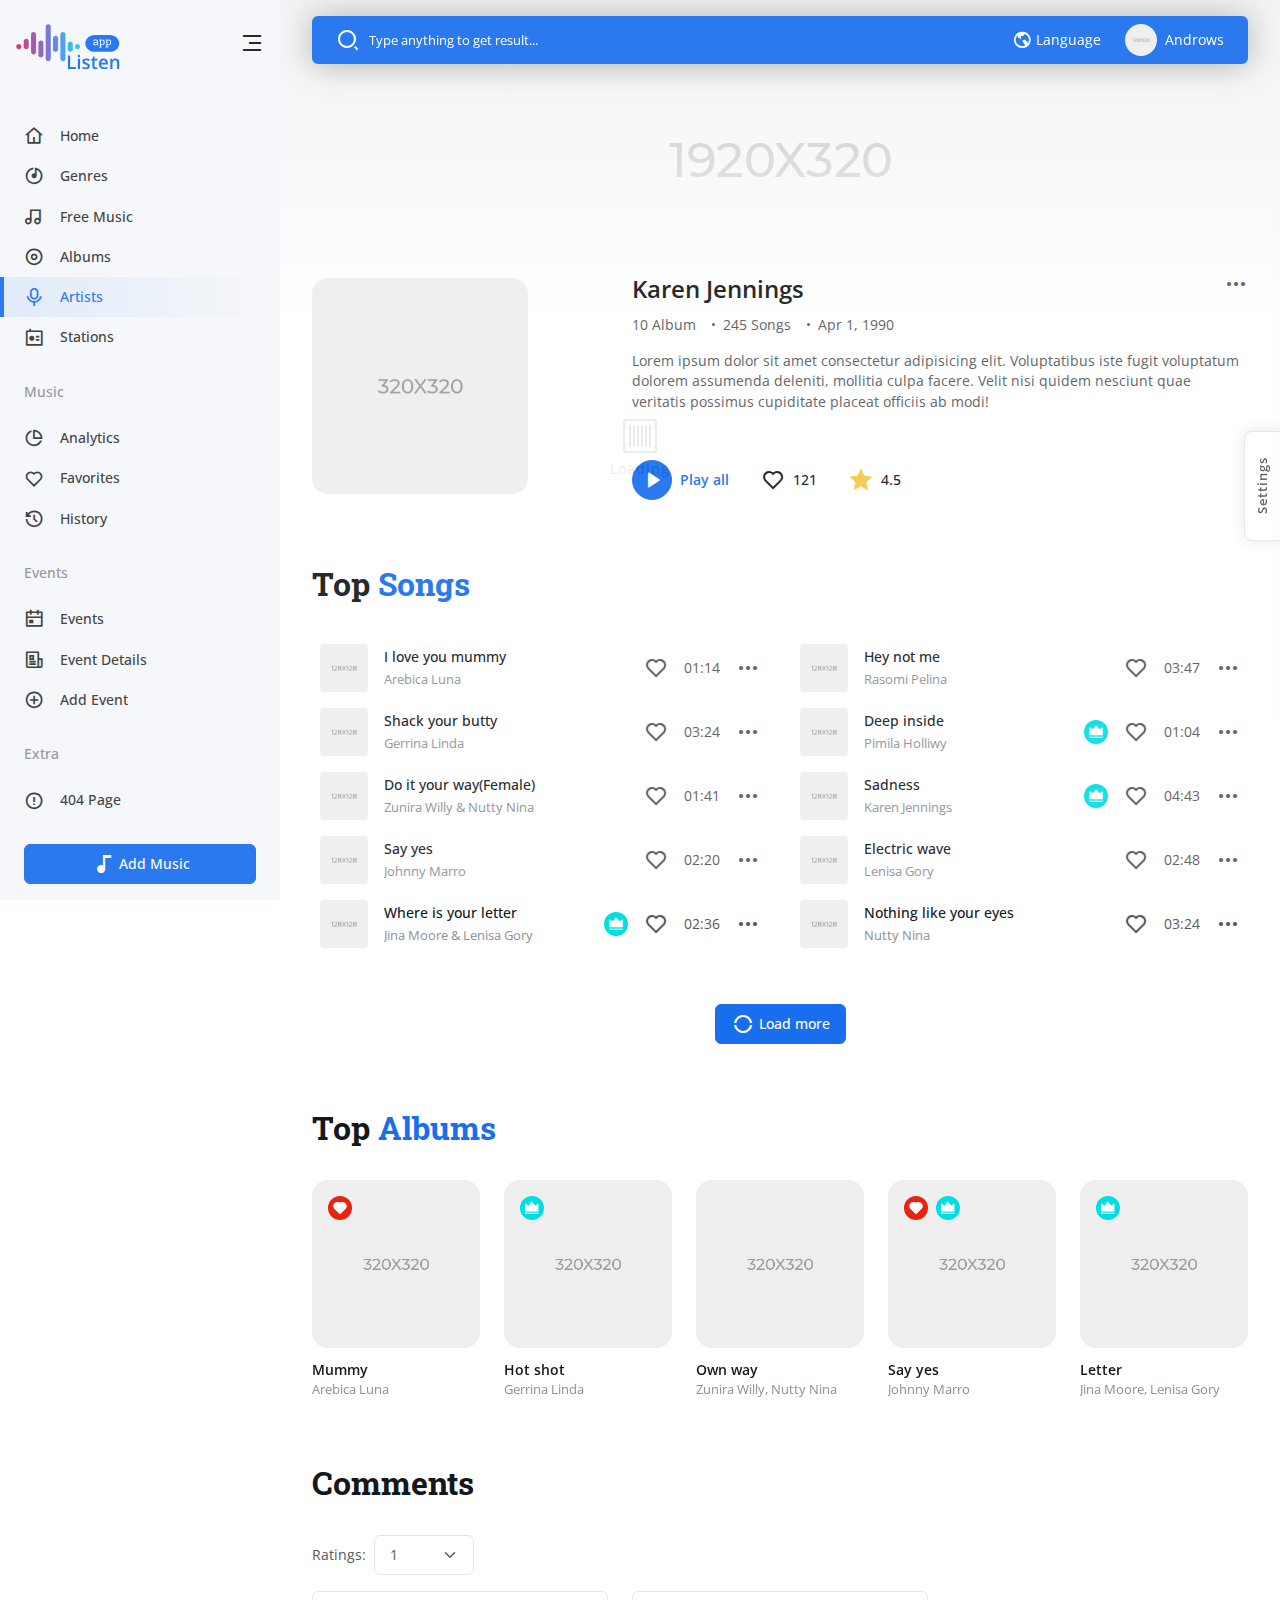
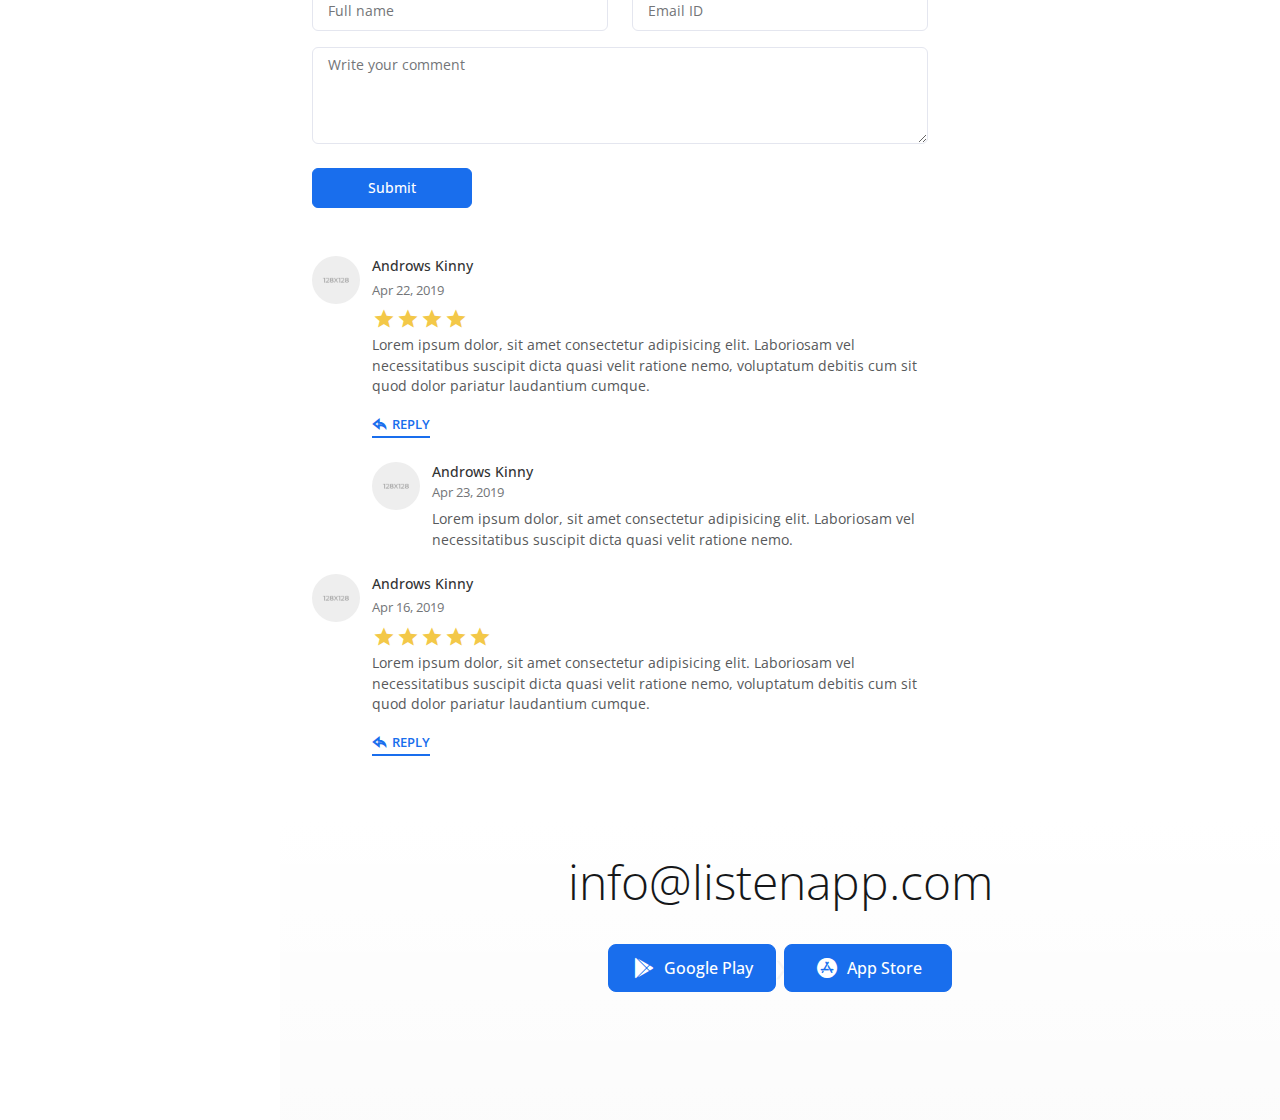
<file: artist-details.html>
<!DOCTYPE html>
<html lang="en">
<head>
    <!-- Meta Tag -->
    <meta charset="utf-8">
    <meta http-equiv="X-UA-Compatible" content="IE=edge">
    <meta name="viewport" content="width=device-width, initial-scale=1">

    <!-- Seo Meta -->
    <meta name="description" content="Listen App - Online Music Streaming App Template">
    <meta name="keywords" content="music template, music app, music web app, responsive music app, music, themeforest, html music app template, css3, html5">

    <title>Listen App - Online Music Streaming App</title>

    <!-- Favicon -->
    <link href="images/logos/favicon.png" rel="icon"/>

    <!-- IOS Touch Icons -->
    <link rel="apple-touch-icon" href="images/logos/touch-icon-iphone.png">
    <link rel="apple-touch-icon" sizes="152x152" href="images/logos/touch-icon-ipad.png">
    <link rel="apple-touch-icon" sizes="180x180" href="images/logos/touch-icon-iphone-retina.png">
    <link rel="apple-touch-icon" sizes="167x167" href="images/logos/touch-icon-ipad-retina.png">

    <!-- Styles -->
    <link href="css/plugins.bundle.css" rel="stylesheet" type="text/css"/>
    <link href="css/styles.bundle.css" rel="stylesheet" type="text/css"/>

    <!-- Google fonts -->
    <link rel="preconnect" href="https://fonts.googleapis.com">
    <link rel="preconnect" href="https://fonts.gstatic.com" crossorigin>
    <link href="https://fonts.googleapis.com/css2?family=Open+Sans:wght@300;400;500;600;700;800&display=swap" rel="stylesheet">
    <link href="https://fonts.googleapis.com/css2?family=Roboto+Slab:wght@100;200;300;400;500;600;700;800;900&display=swap" rel="stylesheet">

    <!--[if lt IE 9]>
    <script src="https://oss.maxcdn.com/html5shiv/3.7.2/html5shiv.min.js"></script>
    <script src="https://oss.maxcdn.com/respond/1.4.2/respond.min.js"></script>
    <![endif]-->

</head>
<body>

    <!-- Line loader [[ Find at scss/framework/loader.scss ]] -->
    <div id="line_loader"></div>
    
    <!-- Start:: loader [[ Find at scss/framework/loader.scss ]] -->
    <div id="loader">
        <div class="loader">
            <div class="loader__eq mx-auto">
                <span></span>
                <span></span>
                <span></span>
                <span></span>
                <span></span>
                <span></span>
            </div>
            <span class="loader__text mt-2">Loading</span>
        </div>
    </div>
    <!-- End:: loader -->

    <!-- Start:: wrapper [[ Find at scss/framework/wrapper.scss ]] -->
    <div id="wrapper">

        <!-- Start:: sidebar [[ Find at scss/framework/sidebar.scss ]] -->
        <aside id="sidebar">
            <div class="sidebar-head d-flex align-items-center justify-content-between">
                <a href="index.html" class="brand external">
                    <img src="images/logos/logo.svg" alt="Listen app">
                </a>
                
                <a href="javascript:void(0);" role="button" class="sidebar-toggler" aria-label="Sidebar toggler">
                    <div class="d-none d-lg-block">
                        <i class="ri-menu-3-line sidebar-menu-1"></i>
                        <i class="ri-menu-line sidebar-menu-2"></i>
                    </div>
                    <i class="ri-menu-fold-line d-lg-none"></i>
                </a>
            </div>

            <div class="sidebar-body" data-scroll="true">
                <nav class="navbar d-block p-0">
                    <ul class="navbar-nav">
                        <li class="nav-item">
                            <a href="home.html" class="nav-link d-flex align-items-center">
                                <i class="ri-home-4-line fs-5"></i>
                                <span class="ps-3">Home</span>
                            </a>
                        </li>
                        <li class="nav-item">
                            <a href="genres.html" class="nav-link d-flex align-items-center">
                                <i class="ri-disc-line fs-5"></i>
                                <span class="ps-3">Genres</span>
                            </a>
                        </li>
                        <li class="nav-item">
                            <a href="music.html" class="nav-link d-flex align-items-center">
                                <i class="ri-music-2-line fs-5"></i>
                                <span class="ps-3">Free Music</span>
                            </a>
                        </li>
                        <li class="nav-item">
                            <a href="albums.html" class="nav-link d-flex align-items-center">
                                <i class="ri-album-line fs-5"></i>
                                <span class="ps-3">Albums</span>
                            </a>
                        </li>
                        <li class="nav-item">
                            <a href="artists.html" class="nav-link d-flex align-items-center active">
                                <i class="ri-mic-line fs-5"></i>
                                <span class="ps-3">Artists</span>
                            </a>
                        </li>
                        <li class="nav-item">
                            <a href="stations.html" class="nav-link d-flex align-items-center">
                                <i class="ri-radio-2-line fs-5"></i>
                                <span class="ps-3">Stations</span>
                            </a>
                        </li>
                        <li class="nav-item nav-item--head">
                            <span class="nav-item--head__text">Music</span>
                            <span class="nav-item--head__dots">...</span>
                        </li>
                        <li class="nav-item">
                            <a href="analytics.html" class="nav-link d-flex align-items-center">
                                <i class="ri-pie-chart-line fs-5"></i>
                                <span class="ps-3">Analytics</span>
                            </a>
                        </li>
                        <li class="nav-item">
                            <a href="favorites.html" class="nav-link d-flex align-items-center">
                                <i class="ri-heart-line fs-5"></i>
                                <span class="ps-3">Favorites</span>
                            </a>
                        </li>
                        <li class="nav-item">
                            <a href="history.html" class="nav-link d-flex align-items-center">
                                <i class="ri-history-line fs-5"></i>
                                <span class="ps-3">History</span>
                            </a>
                        </li>
                        <li class="nav-item nav-item--head">
                            <span class="nav-item--head__text">Events</span>
                            <span class="nav-item--head__dots">...</span>
                        </li>
                        <li class="nav-item">
                            <a href="events.html" class="nav-link d-flex align-items-center">
                                <i class="ri-calendar-event-line fs-5"></i>
                                <span class="ps-3">Events</span>
                            </a>
                        </li>
                        <li class="nav-item">
                            <a href="event-details.html" class="nav-link d-flex align-items-center">
                                <i class="ri-newspaper-line fs-5"></i>
                                <span class="ps-3">Event Details</span>
                            </a>
                        </li>
                        <li class="nav-item">
                            <a href="add-event.html" class="nav-link d-flex align-items-center">
                                <i class="ri-add-circle-line fs-5"></i>
                                <span class="ps-3">Add Event</span>
                            </a>
                        </li>
                        <li class="nav-item nav-item--head">
                            <span class="nav-item--head__text">Extra</span>
                            <span class="nav-item--head__dots">...</span>
                        </li>
                        <li class="nav-item">
                            <a href="404.html" class="nav-link d-flex align-items-center external">
                                <i class="ri-error-warning-line fs-5"></i>
                                <span class="ps-3">404 Page</span>
                            </a>
                        </li>
                        <li class="nav-item">
                            <a href="blank.html" class="nav-link d-flex align-items-center">
                                <i class="ri-file-line fs-5"></i>
                                <span class="ps-3">Blank Template</span>
                            </a>
                        </li>
                    </ul>
                </nav>
            </div>

            <div class="sidebar-foot">
                <a href="add-music.html" class="btn btn-primary d-flex">
                    <div class="btn__wrap">
                        <i class="ri-music-fill"></i>
                        <span>Add Music</span>
                    </div>
                </a>
            </div>
        </aside>
        <!-- End:: sidebar -->

        <!-- Start:: header [[ Find at scss/framework/header.scss ]] -->
        <header id="header">
            <div class="container">
                <div class="header-container">
                    <div class="d-flex align-items-center">
                        <a href="javascript:void(0);" role="button" class="header-text sidebar-toggler d-lg-none me-3" aria-label="Sidebar toggler">
                            <i class="ri-menu-3-line"></i>
                        </a>

                        <!-- Start:: search form [[ Find at scss/framework/search.scss ]] -->
                        <form action="#" id="search_form" class="me-3">
                            <label for="search_input">
                                <i class="ri-search-2-line"></i>
                            </label>
                            <input type="text" placeholder="Type anything to get result..." id="search_input" class="form-control form-control-sm">
                        </form>
                        <!-- End:: search form -->

                        <!-- Start:: search [[ Find at scss/framework/search.scss ]] -->
                        <div id="search_results" class="search pb-3">
                            <div class="search__head">
                                <div class="search__head__filter">
                                    <button type="button" class="btn btn-sm btn-light-primary active">Trending</button>
                                    <button type="button" class="btn btn-sm btn-light-primary">Artists</button>
                                    <button type="button" class="btn btn-sm btn-light-primary">Songs</button>
                                    <button type="button" class="btn btn-sm btn-light-primary">Albums</button>
                                </div>
                            </div>
                            <div class="search__body" data-scroll="true">
                                <div class="mb-4">
                                    <div class="d-flex align-items-center justify-content-between mb-3">
                                        <span class="search__title">Artists</span>
                                        <a href="artists.html" class="btn btn-link">View All</a>
                                    </div>
                                    <div class="row g-4 list">
                                        <div class="col-xl-3 col-md-4 col-sm-6">
                                            <div class="list__item">
                                                <a href="artist-details.html" class="list__cover">
                                                    <img src="images/cover/large/5.jpg" alt="Jina Moore">
                                                </a>
                                                <div class="list__content">
                                                    <a href="artist-details.html" class="list__title text-truncate">Jina Moore</a>
                                                </div>
                                            </div>
                                        </div>
                                        <div class="col-xl-3 col-md-4 col-sm-6">
                                            <div class="list__item">
                                                <a href="artist-details.html" class="list__cover">
                                                    <img src="images/cover/large/6.jpg" alt="Rasomi Pelina">
                                                </a>
                                                <div class="list__content">
                                                    <a href="artist-details.html" class="list__title text-truncate">Rasomi Pelina</a>
                                                </div>
                                            </div>
                                        </div>
                                        <div class="col-xl-3 col-md-4 col-sm-6">
                                            <div class="list__item">
                                                <a href="artist-details.html" class="list__cover">
                                                    <img src="images/cover/large/7.jpg" alt="Pimila Holliwy">
                                                </a>
                                                <div class="list__content">
                                                    <a href="artist-details.html" class="list__title text-truncate">Pimila Holliwy</a>
                                                </div>
                                            </div>
                                        </div>
                                        <div class="col-xl-3 col-md-4 col-sm-6">
                                            <div class="list__item">
                                                <a href="artist-details.html" class="list__cover">
                                                    <img src="images/cover/large/8.jpg" alt="Karen Jennings">
                                                </a>
                                                <div class="list__content">
                                                    <a href="artist-details.html" class="list__title text-truncate">Karen Jennings</a>
                                                </div>
                                            </div>
                                        </div>
                                    </div>
                                </div>
                                <div class="mb-4">
                                    <div class="d-flex align-items-center justify-content-between mb-3">
                                        <span class="search__title">Songs</span>
                                        <a href="songs.html" class="btn btn-link">View All</a>
                                    </div>
                                    <div class="row g-4 list">
                                        <div class="col-xl-3 col-md-4 col-sm-6">
                                            <div class="list__item">
                                                <a href="song-details.html" class="list__cover">
                                                    <img src="images/cover/small/6.jpg" alt="Hey not me">
                                                </a>
                                                <div class="list__content">
                                                    <a href="song-details.html" class="list__title text-truncate">Hey not me</a>
                                                    <p class="list__subtitle text-truncate">
                                                        <a href="artist-details.html">Rasomi Pelina</a>
                                                    </p>
                                                </div>
                                            </div>
                                        </div>
                                        <div class="col-xl-3 col-md-4 col-sm-6">
                                            <div class="list__item">
                                                <a href="song-details.html" class="list__cover">
                                                    <img src="images/cover/small/7.jpg" alt="Deep inside">
                                                </a>
                                                <div class="list__content">
                                                    <a href="song-details.html" class="list__title text-truncate">Deep inside</a>
                                                    <p class="list__subtitle text-truncate">
                                                        <a href="artist-details.html">Pimila Holliwy</a>
                                                    </p>
                                                </div>
                                            </div>
                                        </div>
                                        <div class="col-xl-3 col-md-4 col-sm-6">
                                            <div class="list__item">
                                                <a href="song-details.html" class="list__cover">
                                                    <img src="images/cover/small/8.jpg" alt="Sadness">
                                                </a>
                                                <div class="list__content">
                                                    <a href="song-details.html" class="list__title text-truncate">Sadness</a>
                                                    <p class="list__subtitle text-truncate">
                                                        <a href="artist-details.html">Karen Jennings</a>
                                                    </p>
                                                </div>
                                            </div>
                                        </div>
                                        <div class="col-xl-3 col-md-4 col-sm-6">
                                            <div class="list__item">
                                                <a href="song-details.html" class="list__cover">
                                                    <img src="images/cover/small/9.jpg" alt="Electric wave">
                                                </a>
                                                <div class="list__content">
                                                    <a href="song-details.html" class="list__title text-truncate">Electric wave</a>
                                                    <p class="list__subtitle text-truncate">
                                                        <a href="artist-details.html">Lenisa Gory</a>
                                                    </p>
                                                </div>
                                            </div>
                                        </div>
                                    </div>
                                </div>
                                <div>
                                    <div class="d-flex align-items-center justify-content-between mb-3">
                                        <span class="search__title">Albums</span>
                                        <a href="albums.html" class="btn btn-link">View All</a>
                                    </div>
                                    <div class="row g-4 list">
                                        <div class="col-xl-3 col-md-4 col-sm-6">
                                            <div class="list__item">
                                                <a href="album-details.html" class="list__cover">
                                                    <img src="images/cover/small/1.jpg" alt="Mummy">
                                                </a>
                                                <div class="list__content">
                                                    <a href="album-details.html" class="list__title text-truncate">Mummy</a>
                                                    <p class="list__subtitle text-truncate">
                                                        <a href="artist-details.html">Arebica Luna</a>
                                                    </p>
                                                </div>
                                            </div>
                                        </div>
                                        <div class="col-xl-3 col-md-4 col-sm-6">
                                            <div class="list__item">
                                                <a href="album-details.html" class="list__cover">
                                                    <img src="images/cover/small/2.jpg" alt="Hot shot">
                                                </a>
                                                <div class="list__content">
                                                    <a href="album-details.html" class="list__title text-truncate">Hot shot</a>
                                                    <p class="list__subtitle text-truncate">
                                                        <a href="artist-details.html">Gerrina Linda</a>
                                                    </p>
                                                </div>
                                            </div>
                                        </div>
                                        <div class="col-xl-3 col-md-4 col-sm-6">
                                            <div class="list__item">
                                                <a href="album-details.html" class="list__cover">
                                                    <img src="images/cover/small/3.jpg" alt="Own way">
                                                </a>
                                                <div class="list__content">
                                                    <a href="album-details.html" class="list__title text-truncate">Own way</a>
                                                    <p class="list__subtitle text-truncate">
                                                        <a href="artist-details.html">Zunira Willy & Nutty Nina</a>
                                                    </p>
                                                </div>
                                            </div>
                                        </div>
                                        <div class="col-xl-3 col-md-4 col-sm-6">
                                            <div class="list__item">
                                                <a href="album-details.html" class="list__cover">
                                                    <img src="images/cover/small/4.jpg" alt="Say yes">
                                                </a>
                                                <div class="list__content">
                                                    <a href="album-details.html" class="list__title text-truncate">Say yes</a>
                                                    <p class="list__subtitle text-truncate">
                                                        <a href="artist-details.html">Johnny Marro</a>
                                                    </p>
                                                </div>
                                            </div>
                                        </div>
                                    </div>
                                </div>
                            </div>
                        </div>
                        <!-- End:: search -->

                        <div class="d-flex align-items-center">
                            <div class="dropdown">
                                <a href="javascript:void(0);" class="header-text d-flex align-items-center" role="button" id="language_menu" data-bs-toggle="dropdown" data-bs-auto-close="outside" aria-expanded="false">
                                    <i class="ri-earth-line fs-5"></i>
                                    <span class="d-none d-md-block ms-1">Language</span>
                                </a>
                                <div class="dropdown-menu dropdown-menu-lg dropdown-menu-end" aria-labelledby="language_menu">
                                    <div class="py-2 px-4">
                                        <span class="d-block fw-bold">What music do you like?</span>
                                        <p>Select languages you want to listen.</p>
                                    </div>
                                    <div class="dropdown-divider"></div>
                                    <div class="d-flex flex-wrap py-2">
                                        <div class="py-2 px-4 w-50">
                                            <div class="form-check mb-0">
                                                <input class="form-check-input" type="checkbox" id="lang_1">
                                                <label class="form-check-label fw-semi-bold" for="lang_1">Hindi</label>
                                            </div>
                                        </div>
                                        <div class="py-2 px-4 w-50">
                                            <div class="form-check mb-0">
                                                <input class="form-check-input" type="checkbox" id="lang_2">
                                                <label class="form-check-label fw-semi-bold" for="lang_2">Punjabi</label>
                                            </div>
                                        </div>
                                        <div class="py-2 px-4 w-50">
                                            <div class="form-check mb-0">
                                                <input class="form-check-input" type="checkbox" id="lang_3">
                                                <label class="form-check-label fw-semi-bold" for="lang_3">Tamil</label>
                                            </div>
                                        </div>
                                        <div class="py-2 px-4 w-50">
                                            <div class="form-check mb-0">
                                                <input class="form-check-input" type="checkbox" id="lang_4">
                                                <label class="form-check-label fw-semi-bold" for="lang_4">Bengali</label>
                                            </div>
                                        </div>
                                        <div class="py-2 px-4 w-50">
                                            <div class="form-check mb-0">
                                                <input class="form-check-input" type="checkbox" id="lang_5">
                                                <label class="form-check-label fw-semi-bold" for="lang_5">Kannada</label>
                                            </div>
                                        </div>
                                        <div class="py-2 px-4 w-50">
                                            <div class="form-check mb-0">
                                                <input class="form-check-input" type="checkbox" id="lang_6">
                                                <label class="form-check-label fw-semi-bold" for="lang_6">Gujarati</label>
                                            </div>
                                        </div>
                                        <div class="py-2 px-4 w-50">
                                            <div class="form-check mb-0">
                                                <input class="form-check-input" type="checkbox" id="lang_7">
                                                <label class="form-check-label fw-semi-bold" for="lang_7">Urdu</label>
                                            </div>
                                        </div>
                                        <div class="py-2 px-4 w-50">
                                            <div class="form-check mb-0">
                                                <input class="form-check-input" type="checkbox" id="lang_8">
                                                <label class="form-check-label fw-semi-bold" for="lang_8">English</label>
                                            </div>
                                        </div>
                                        <div class="py-2 px-4 w-50">
                                            <div class="form-check mb-0">
                                                <input class="form-check-input" type="checkbox" id="lang_9">
                                                <label class="form-check-label fw-semi-bold" for="lang_9">Telugu</label>
                                            </div>
                                        </div>
                                        <div class="py-2 px-4 w-50">
                                            <div class="form-check mb-0">
                                                <input class="form-check-input" type="checkbox" id="lang_10">
                                                <label class="form-check-label fw-semi-bold" for="lang_10">Bhojpuri</label>
                                            </div>
                                        </div>
                                        <div class="py-2 px-4 w-50">
                                            <div class="form-check mb-0">
                                                <input class="form-check-input" type="checkbox" id="lang_11">
                                                <label class="form-check-label fw-semi-bold" for="lang_11">Malayalam</label>
                                            </div>
                                        </div>
                                        <div class="py-2 px-4 w-50">
                                            <div class="form-check mb-0">
                                                <input class="form-check-input" type="checkbox" id="lang_12">
                                                <label class="form-check-label fw-semi-bold" for="lang_12">Marathi</label>
                                            </div>
                                        </div>
                                        <div class="py-2 px-4 w-50">
                                            <div class="form-check mb-0">
                                                <input class="form-check-input" type="checkbox" id="lang_13">
                                                <label class="form-check-label fw-semi-bold" for="lang_13">Haryanvi</label>
                                            </div>
                                        </div>
                                        <div class="py-2 px-4 w-50">
                                            <div class="form-check mb-0">
                                                <input class="form-check-input" type="checkbox" id="lang_14">
                                                <label class="form-check-label fw-semi-bold" for="lang_14">Rajasthani</label>
                                            </div>
                                        </div>
                                        <div class="py-2 px-4 w-50">
                                            <div class="form-check mb-0">
                                                <input class="form-check-input" type="checkbox" id="lang_15">
                                                <label class="form-check-label fw-semi-bold" for="lang_15">Assamese</label>
                                            </div>
                                        </div>
                                        <div class="py-2 px-4 w-50">
                                            <div class="form-check mb-0">
                                                <input class="form-check-input" type="checkbox" id="lang_16">
                                                <label class="form-check-label fw-semi-bold" for="lang_16">Odia</label>
                                            </div>
                                        </div>
                                    </div>
                                    <div class="dropdown-divider"></div>
                                    <div class="py-2 px-4">
                                        <button type="button" class="btn btn-primary w-100 justify-content-center">Update</button>
                                    </div>
                                </div>
                            </div>
                            
                            <div class="dropdown ms-3 ms-sm-4">
                                <a href="javascript:void(0);" class="avatar header-text" role="button" id="user_menu" data-bs-toggle="dropdown" aria-expanded="false">
                                    <div class="avatar__image">
                                        <img src="images/users/thumb.jpg" alt="user">
                                    </div>
                                    <span class="ps-2 d-none d-sm-block">Androws</span>
                                </a>
                                <ul class="dropdown-menu dropdown-menu-md dropdown-menu-end" aria-labelledby="user_menu">
                                    <li>
                                        <div class="py-2 px-3 avatar avatar--lg">
                                            <div class="avatar__image">
                                                <img src="images/users/thumb.jpg" alt="user">
                                            </div>
                                            <div class="avatar__content">
                                                <span class="avatar__title">Androws Kinny</span>
                                                <span class="avatar__subtitle">Artist</span>
                                            </div>
                                        </div>
                                    </li>
                                    <li class="dropdown-divider"></li>
                                    <li>
                                        <a class="dropdown-item d-flex align-items-center" href="profile.html">
                                            <i class="ri-user-3-line fs-5"></i>
                                            <span class="ps-2">Profile</span>
                                        </a>
                                    </li>
                                    <li>
                                        <a class="dropdown-item d-flex align-items-center" href="favorites.html">
                                            <i class="ri-heart-line fs-5"></i>
                                            <span class="ps-2">Favorites</span>
                                        </a>
                                    </li>
                                    <li>
                                        <a class="dropdown-item d-flex align-items-center" href="settings.html">
                                            <i class="ri-settings-line fs-5"></i>
                                            <span class="ps-2">Settings</span>
                                        </a>
                                    </li>
                                    <li>
                                        <a class="dropdown-item d-flex align-items-center" href="plan.html">
                                            <i class="ri-money-dollar-circle-line fs-5"></i>
                                            <span class="ps-2">Plan</span>
                                        </a>
                                    </li>
                                    <li class="dropdown-divider"></li>
                                    <li>
                                        <a class="dropdown-item d-flex align-items-center external text-danger" href="index.html">
                                            <i class="ri-logout-circle-line fs-5"></i>
                                            <span class="ps-2">Logout</span>
                                        </a>
                                    </li>
                                </ul>
                            </div>
                        </div>
                    </div>
                </div>
            </div>
        </header>
        <!-- End:: header -->

        <!-- Start:: page content [[ Find at scss/framework/wrapper.scss ]] -->
        <main id="page_content">

             <!-- Hero [[ Find at scss/framework/hero.scss ]] -->
            <div class="hero" style="background-image: url(images/banner/artists.jpg);"></div>

            <!-- Start:: under hero [[ Find at scss/framework/hero.scss ]] -->
            <div class="under-hero container">

                <!-- Start:: section [[ Find at scss/framework/section.scss ]] -->
                <div class="section">
                    <div class="row align-items-center">
                        <div class="col-xl-3 col-md-4">
                            <!-- Start:: cover [[ Find at scss/components/cover.scss ]] -->
                            <div class="cover cover--round">
                                <div class="cover__image">
                                    <img src="images/cover/large/8.jpg" alt="Karen Jennings">
                                </div>
                            </div>
                            <!-- End:: cover -->
                        </div>
                        <div class="col-1 d-none d-xl-block"></div>
                        <div class="col-md-8 mt-5 mt-md-0">
                            <div class="d-flex flex-wrap mb-2">
                                <span class="text-dark fs-4 fw-semi-bold pe-2">Karen Jennings</span>
                                <div class="dropstart d-inline-flex ms-auto">
                                    <a class="dropdown-link" href="javascript:void(0);" role="button" data-bs-toggle="dropdown" aria-label="Cover options" aria-expanded="false">
                                        <i class="ri-more-fill"></i>
                                    </a>
                                    <ul class="dropdown-menu dropdown-menu-sm">
                                        <li><a class="dropdown-item" href="javascript:void(0);" role="button">Add to playlist</a></li>
                                        <li><a class="dropdown-item" href="javascript:void(0);" role="button">Add to queue</a></li>
                                        <li><a class="dropdown-item" href="javascript:void(0);" role="button">Next to play</a></li>
                                        <li><a class="dropdown-item" href="javascript:void(0);" role="button">Share</a></li>
                                        <li class="dropdown-divider"></li>
                                        <li><a class="dropdown-item" href="javascript:void(0);" role="button" data-collection-play-id="1">Play</a></li>
                                    </ul>
                                </div>
                            </div>
                            <!-- Start:: info list [[ Find at scss/components/list.scss ]] -->
                            <ul class="info-list info-list--dotted mb-3">
                                <li>10 Album</li>
                                <li>245 Songs</li>
                                <li>Apr 1, 1990</li>
                            </ul>
                            <!-- End:: info list -->
                            <p class="mb-5">Lorem ipsum dolor sit amet consectetur adipisicing elit. Voluptatibus iste fugit voluptatum dolorem assumenda deleniti, mollitia culpa facere. Velit nisi quidem nesciunt quae veritatis possimus cupiditate placeat officiis ab modi!</p>
                            <!-- Start:: info list [[ Find at scss/components/list.scss ]] -->
                            <ul class="info-list">
                                <li>
                                    <div class="d-flex align-items-center">
                                        <button type="button" id="play_all" class="btn btn-icon btn-primary rounded-pill" data-collection-play-id="1">
                                            <i class="ri-play-fill icon-play"></i>
                                            <i class="ri-pause-fill icon-pause"></i>
                                        </button>
                                        <label for="play_all" class="ps-2 fw-semi-bold text-primary mb-0" style="cursor: pointer;">Play all</label>
                                    </div>
                                </li>
                                <li>
                                    <a href="javascript:void(0);" role="button" class="text-dark d-flex align-items-center" aria-label="Favorite" data-favorite-id="1">
                                        <i class="ri-heart-line heart-empty"></i>
                                        <i class="ri-heart-fill heart-fill"></i>
                                        <span class="ps-2 fw-medium">121</span>
                                    </a>
                                </li>
                                <li>
                                    <span class="text-dark d-flex align-items-center">
                                        <i class="ri-star-fill text-warning"></i>
                                        <span class="ps-2 fw-medium">4.5</span>
                                    </span>
                                </li>
                            </ul>
                            <!-- End:: info list -->
                        </div>
                    </div>
                </div>
                <!-- End:: section -->

                <!-- Start:: section [[ Find at scss/framework/section.scss ]] -->
                <div class="section">
                    <div class="section__head">
                        <h3 class="mb-0">Top <span class="text-primary">Songs</span></h3>
                    </div>

                    <!-- Start:: list [[ Find at scss/components/list.scss ]] -->
                    <div class="list">
                        <div class="row" data-collection-song-id="1">
                            <div class="col-xl-6">
                                <div class="list__item" 
                                data-song-id="1"
                                data-song-name="I love you mummy"
                                data-song-artist="Arebica Luna"
                                data-song-album="Mummy"
                                data-song-url="audio/ringtone-1.mp3"
                                data-song-cover="images/cover/small/1.jpg">
                                    <div class="list__cover">
                                        <img src="images/cover/small/1.jpg" alt="I love you mummy">
                                        <a href="javascript:void(0);" class="btn btn-play btn-sm btn-default btn-icon rounded-pill" data-play-id="1" aria-label="Play pause">
                                            <i class="ri-play-fill icon-play"></i>
                                            <i class="ri-pause-fill icon-pause"></i>
                                        </a>
                                    </div>
                                    <div class="list__content">
                                        <a href="song-details.html" class="list__title text-truncate">I love you mummy</a>
                                        <p class="list__subtitle text-truncate">
                                            <a href="artist-details.html">Arebica Luna</a>
                                        </p>
                                    </div>
                                    <ul class="list__option">
                                        <li>
                                            <a href="javascript:void(0);" role="button" class="d-inline-flex" aria-label="Favorite" data-favorite-id="1">
                                                <i class="ri-heart-line heart-empty"></i>
                                                <i class="ri-heart-fill heart-fill"></i>
                                            </a>
                                        </li>
                                        <li>01:14</li>
                                        <li class="dropstart d-inline-flex">
                                            <a class="dropdown-link" href="javascript:void(0);" role="button" data-bs-toggle="dropdown" aria-label="Cover options" aria-expanded="false">
                                                <i class="ri-more-fill"></i>
                                            </a>
                                            <ul class="dropdown-menu dropdown-menu-sm">
                                                <li><a class="dropdown-item" href="javascript:void(0);" role="button" data-playlist-id="1">Add to playlist</a></li>
                                                <li><a class="dropdown-item" href="javascript:void(0);" role="button" data-queue-id="1">Add to queue</a></li>
                                                <li><a class="dropdown-item" href="javascript:void(0);" role="button" data-next-id="1">Next to play</a></li>
                                                <li><a class="dropdown-item" href="javascript:void(0);" role="button">Share</a></li>
                                                <li class="dropdown-divider"></li>
                                                <li><a class="dropdown-item" href="javascript:void(0);" role="button" data-play-id="1">Play</a></li>
                                            </ul>
                                        </li>
                                    </ul>
                                </div>
                                <div class="list__item"
                                data-song-id="2"
                                data-song-name="Shack your butty"
                                data-song-artist="Gerrina Linda"
                                data-song-album="Hot shot"
                                data-song-url="audio/ringtone-2.mp3"
                                data-song-cover="images/cover/small/2.jpg">
                                    <div class="list__cover">
                                        <img src="images/cover/small/2.jpg" alt="Shack your butty">
                                        <a href="javascript:void(0);" class="btn btn-play btn-sm btn-default btn-icon rounded-pill" data-play-id="2" aria-label="Play pause">
                                            <i class="ri-play-fill icon-play"></i>
                                            <i class="ri-pause-fill icon-pause"></i>
                                        </a>
                                    </div>
                                    <div class="list__content">
                                        <a href="song-details.html" class="list__title text-truncate">Shack your butty</a>
                                        <p class="list__subtitle text-truncate">
                                            <a href="artist-details.html">Gerrina Linda</a>
                                        </p>
                                    </div>
                                    <ul class="list__option">
                                        <li>
                                            <a href="javascript:void(0);" role="button" class="d-inline-flex" aria-label="Favorite" data-favorite-id="2">
                                                <i class="ri-heart-line heart-empty"></i>
                                                <i class="ri-heart-fill heart-fill"></i>
                                            </a>
                                        </li>
                                        <li>03:24</li>
                                        <li class="dropstart d-inline-flex">
                                            <a class="dropdown-link" href="javascript:void(0);" role="button" data-bs-toggle="dropdown" aria-label="Cover options" aria-expanded="false">
                                                <i class="ri-more-fill"></i>
                                            </a>
                                            <ul class="dropdown-menu dropdown-menu-sm">
                                                <li><a class="dropdown-item" href="javascript:void(0);" role="button" data-playlist-id="2">Add to playlist</a></li>
                                                <li><a class="dropdown-item" href="javascript:void(0);" role="button" data-queue-id="2">Add to queue</a></li>
                                                <li><a class="dropdown-item" href="javascript:void(0);" role="button" data-next-id="2">Next to play</a></li>
                                                <li><a class="dropdown-item" href="javascript:void(0);" role="button">Share</a></li>
                                                <li class="dropdown-divider"></li>
                                                <li><a class="dropdown-item" href="javascript:void(0);" role="button" data-play-id="2">Play</a></li>
                                            </ul>
                                        </li>
                                    </ul>
                                </div>
                                <div class="list__item"
                                data-song-id="3"
                                data-song-name="Do it your way(Female)"
                                data-song-artist="Zunira Willy & Nutty Nina"
                                data-song-album="Own way"
                                data-song-url="audio/ringtone-3.mp3"
                                data-song-cover="images/cover/small/3.jpg">
                                    <div class="list__cover">
                                        <img src="images/cover/small/3.jpg" alt="Do it your way(Female)">
                                        <a href="javascript:void(0);" class="btn btn-play btn-sm btn-default btn-icon rounded-pill" data-play-id="3" aria-label="Play pause">
                                            <i class="ri-play-fill icon-play"></i>
                                            <i class="ri-pause-fill icon-pause"></i>
                                        </a>
                                    </div>
                                    <div class="list__content">
                                        <a href="song-details.html" class="list__title text-truncate">Do it your way(Female)</a>
                                        <p class="list__subtitle text-truncate">
                                            <a href="artist-details.html">Zunira Willy & Nutty Nina</a>
                                        </p>
                                    </div>
                                    <ul class="list__option">
                                        <li>
                                            <a href="javascript:void(0);" role="button" class="d-inline-flex" aria-label="Favorite" data-favorite-id="3">
                                                <i class="ri-heart-line heart-empty"></i>
                                                <i class="ri-heart-fill heart-fill"></i>
                                            </a>
                                        </li>
                                        <li>01:41</li>
                                        <li class="dropstart d-inline-flex">
                                            <a class="dropdown-link" href="javascript:void(0);" role="button" data-bs-toggle="dropdown" aria-label="Cover options" aria-expanded="false">
                                                <i class="ri-more-fill"></i>
                                            </a>
                                            <ul class="dropdown-menu dropdown-menu-sm">
                                                <li><a class="dropdown-item" href="javascript:void(0);" role="button" data-playlist-id="3">Add to playlist</a></li>
                                                <li><a class="dropdown-item" href="javascript:void(0);" role="button" data-queue-id="3">Add to queue</a></li>
                                                <li><a class="dropdown-item" href="javascript:void(0);" role="button" data-next-id="3">Next to play</a></li>
                                                <li><a class="dropdown-item" href="javascript:void(0);" role="button">Share</a></li>
                                                <li class="dropdown-divider"></li>
                                                <li><a class="dropdown-item" href="javascript:void(0);" role="button" data-play-id="3">Play</a></li>
                                            </ul>
                                        </li>
                                    </ul>
                                </div>
                                <div class="list__item"
                                data-song-id="4"
                                data-song-name="Say yes"
                                data-song-artist="Johnny Marro"
                                data-song-album="Say yes"
                                data-song-url="audio/ringtone-4.mp3"
                                data-song-cover="images/cover/small/4.jpg">
                                    <div class="list__cover">
                                        <img src="images/cover/small/4.jpg" alt="Say yes">
                                        <a href="javascript:void(0);" class="btn btn-play btn-sm btn-default btn-icon rounded-pill" data-play-id="4" aria-label="Play pause">
                                            <i class="ri-play-fill icon-play"></i>
                                            <i class="ri-pause-fill icon-pause"></i>
                                        </a>
                                    </div>
                                    <div class="list__content">
                                        <a href="song-details.html" class="list__title text-truncate">Say yes</a>
                                        <p class="list__subtitle text-truncate">
                                            <a href="artist-details.html">Johnny Marro</a>
                                        </p>
                                    </div>
                                    <ul class="list__option">                                       
                                        <li>
                                            <a href="javascript:void(0);" role="button" class="d-inline-flex" aria-label="Favorite" data-favorite-id="4">
                                                <i class="ri-heart-line heart-empty"></i>
                                                <i class="ri-heart-fill heart-fill"></i>
                                            </a>
                                        </li>
                                        <li>02:20</li>
                                        <li class="dropstart d-inline-flex">
                                            <a class="dropdown-link" href="javascript:void(0);" role="button" data-bs-toggle="dropdown" aria-label="Cover options" aria-expanded="false">
                                                <i class="ri-more-fill"></i>
                                            </a>
                                            <ul class="dropdown-menu dropdown-menu-sm">
                                                <li><a class="dropdown-item" href="javascript:void(0);" role="button" data-playlist-id="4">Add to playlist</a></li>
                                                <li><a class="dropdown-item" href="javascript:void(0);" role="button" data-queue-id="4">Add to queue</a></li>
                                                <li><a class="dropdown-item" href="javascript:void(0);" role="button" data-next-id="4">Next to play</a></li>
                                                <li><a class="dropdown-item" href="javascript:void(0);" role="button">Share</a></li>
                                                <li class="dropdown-divider"></li>
                                                <li><a class="dropdown-item" href="javascript:void(0);" role="button" data-play-id="4">Play</a></li>
                                            </ul>
                                        </li>
                                    </ul>
                                </div>
                                <div class="list__item"
                                data-song-id="5"
                                data-song-name="Where is your letter"
                                data-song-artist="Jina Moore & Lenisa Gory"
                                data-song-album="Letter"
                                data-song-url="audio/ringtone-5.mp3"
                                data-song-cover="images/cover/small/5.jpg">
                                    <div class="list__cover">
                                        <img src="images/cover/small/5.jpg" alt="Where is your letter">
                                        <a href="javascript:void(0);" class="btn btn-play btn-sm btn-default btn-icon rounded-pill" data-play-id="5" aria-label="Play pause">
                                            <i class="ri-play-fill icon-play"></i>
                                            <i class="ri-pause-fill icon-pause"></i>
                                        </a>
                                    </div>
                                    <div class="list__content">
                                        <a href="song-details.html" class="list__title text-truncate">Where is your letter</a>
                                        <p class="list__subtitle text-truncate">
                                            <a href="artist-details.html">Jina Moore & Lenisa Gory</a>
                                        </p>
                                    </div>
                                    <ul class="list__option">  
                                        <li>
                                            <span class="badge rounded-pill bg-info">
                                                <i class="ri-vip-crown-fill"></i>
                                            </span>
                                        </li>                                          
                                        <li>
                                            <a href="javascript:void(0);" role="button" class="d-inline-flex" aria-label="Favorite" data-favorite-id="5">
                                                <i class="ri-heart-line heart-empty"></i>
                                                <i class="ri-heart-fill heart-fill"></i>
                                            </a>
                                        </li>
                                        <li>02:36</li>
                                        <li class="dropstart d-inline-flex">
                                            <a class="dropdown-link" href="javascript:void(0);" role="button" data-bs-toggle="dropdown" aria-label="Cover options" aria-expanded="false">
                                                <i class="ri-more-fill"></i>
                                            </a>
                                            <ul class="dropdown-menu dropdown-menu-sm">
                                                <li><a class="dropdown-item" href="javascript:void(0);" role="button" data-playlist-id="5">Add to playlist</a></li>
                                                <li><a class="dropdown-item" href="javascript:void(0);" role="button" data-queue-id="5">Add to queue</a></li>
                                                <li><a class="dropdown-item" href="javascript:void(0);" role="button" data-next-id="5">Next to play</a></li>
                                                <li><a class="dropdown-item" href="javascript:void(0);" role="button">Share</a></li>
                                                <li class="dropdown-divider"></li>
                                                <li><a class="dropdown-item" href="javascript:void(0);" role="button" data-play-id="5">Play</a></li>
                                            </ul>
                                        </li>
                                    </ul>
                                </div>
                            </div>
                            <div class="col-xl-6">
                                <div class="list__item"
                                data-song-id="6"
                                data-song-name="Hey not me"
                                data-song-artist="Rasomi Pelina"
                                data-song-album="Find soul"
                                data-song-url="audio/ringtone-6.mp3"
                                data-song-cover="images/cover/small/6.jpg">
                                    <div class="list__cover">
                                        <img src="images/cover/small/6.jpg" alt="Hey not me">
                                        <a href="javascript:void(0);" class="btn btn-play btn-sm btn-default btn-icon rounded-pill" data-play-id="6" aria-label="Play pause">
                                            <i class="ri-play-fill icon-play"></i>
                                            <i class="ri-pause-fill icon-pause"></i>
                                        </a>
                                    </div>
                                    <div class="list__content">
                                        <a href="song-details.html" class="list__title text-truncate">Hey not me</a>
                                        <p class="list__subtitle text-truncate">
                                            <a href="artist-details.html">Rasomi Pelina</a>
                                        </p>
                                    </div>
                                    <ul class="list__option">                                        
                                        <li>
                                            <a href="javascript:void(0);" role="button" class="d-inline-flex" aria-label="Favorite" data-favorite-id="6">
                                                <i class="ri-heart-line heart-empty"></i>
                                                <i class="ri-heart-fill heart-fill"></i>
                                            </a>
                                        </li>
                                        <li>03:47</li>
                                        <li class="dropstart d-inline-flex">
                                            <a class="dropdown-link" href="javascript:void(0);" role="button" data-bs-toggle="dropdown" aria-label="Cover options" aria-expanded="false">
                                                <i class="ri-more-fill"></i>
                                            </a>
                                            <ul class="dropdown-menu dropdown-menu-sm">
                                                <li><a class="dropdown-item" href="javascript:void(0);" role="button" data-playlist-id="6">Add to playlist</a></li>
                                                <li><a class="dropdown-item" href="javascript:void(0);" role="button" data-queue-id="6">Add to queue</a></li>
                                                <li><a class="dropdown-item" href="javascript:void(0);" role="button" data-next-id="6">Next to play</a></li>
                                                <li><a class="dropdown-item" href="javascript:void(0);" role="button">Share</a></li>
                                                <li class="dropdown-divider"></li>
                                                <li><a class="dropdown-item" href="javascript:void(0);" role="button" data-play-id="6">Play</a></li>
                                            </ul>
                                        </li>
                                    </ul>
                                </div>
                                <div class="list__item"
                                data-song-id="7"
                                data-song-name="Deep inside"
                                data-song-artist="Pimila Holliwy"
                                data-song-album="Deep inside"
                                data-song-url="audio/ringtone-7.mp3"
                                data-song-cover="images/cover/small/7.jpg">
                                    <div class="list__cover">
                                        <img src="images/cover/small/7.jpg" alt="Deep inside">
                                        <a href="javascript:void(0);" class="btn btn-play btn-sm btn-default btn-icon rounded-pill" data-play-id="7" aria-label="Play pause">
                                            <i class="ri-play-fill icon-play"></i>
                                            <i class="ri-pause-fill icon-pause"></i>
                                        </a>
                                    </div>
                                    <div class="list__content">
                                        <a href="song-details.html" class="list__title text-truncate">Deep inside</a>
                                        <p class="list__subtitle text-truncate">
                                            <a href="artist-details.html">Pimila Holliwy</a>
                                        </p>
                                    </div>
                                    <ul class="list__option">    
                                        <li>
                                            <span class="badge rounded-pill bg-info">
                                                <i class="ri-vip-crown-fill"></i>
                                            </span>
                                        </li>                                        
                                        <li>
                                            <a href="javascript:void(0);" role="button" class="d-inline-flex" aria-label="Favorite" data-favorite-id="7">
                                                <i class="ri-heart-line heart-empty"></i>
                                                <i class="ri-heart-fill heart-fill"></i>
                                            </a>
                                        </li>
                                        <li>01:04</li>
                                        <li class="dropstart d-inline-flex">
                                            <a class="dropdown-link" href="javascript:void(0);" role="button" data-bs-toggle="dropdown" aria-label="Cover options" aria-expanded="false">
                                                <i class="ri-more-fill"></i>
                                            </a>
                                            <ul class="dropdown-menu dropdown-menu-sm">
                                                <li><a class="dropdown-item" href="javascript:void(0);" role="button" data-playlist-id="7">Add to playlist</a></li>
                                                <li><a class="dropdown-item" href="javascript:void(0);" role="button" data-queue-id="7">Add to queue</a></li>
                                                <li><a class="dropdown-item" href="javascript:void(0);" role="button" data-next-id="7">Next to play</a></li>
                                                <li><a class="dropdown-item" href="javascript:void(0);" role="button">Share</a></li>
                                                <li class="dropdown-divider"></li>
                                                <li><a class="dropdown-item" href="javascript:void(0);" role="button" data-play-id="7">Play</a></li>
                                            </ul>
                                        </li>
                                    </ul>
                                </div>
                                <div class="list__item"
                                data-song-id="8"
                                data-song-name="Sadness inside"
                                data-song-artist="Karen Jennings"
                                data-song-album="Sadness"
                                data-song-url="audio/ringtone-8.mp3"
                                data-song-cover="images/cover/small/8.jpg">
                                    <div class="list__cover">
                                        <img src="images/cover/small/8.jpg" alt="Sadness">
                                        <a href="javascript:void(0);" class="btn btn-play btn-sm btn-default btn-icon rounded-pill" data-play-id="8" aria-label="Play pause">
                                            <i class="ri-play-fill icon-play"></i>
                                            <i class="ri-pause-fill icon-pause"></i>
                                        </a>
                                    </div>
                                    <div class="list__content">
                                        <a href="song-details.html" class="list__title text-truncate">Sadness</a>
                                        <p class="list__subtitle text-truncate">
                                            <a href="artist-details.html">Karen Jennings</a>
                                        </p>
                                    </div>
                                    <ul class="list__option">    
                                        <li>
                                            <span class="badge rounded-pill bg-info">
                                                <i class="ri-vip-crown-fill"></i>
                                            </span>
                                        </li>                                        
                                        <li>
                                            <a href="javascript:void(0);" role="button" class="d-inline-flex" aria-label="Favorite" data-favorite-id="8">
                                                <i class="ri-heart-line heart-empty"></i>
                                                <i class="ri-heart-fill heart-fill"></i>
                                            </a>
                                        </li>
                                        <li>04:43</li>
                                        <li class="dropstart d-inline-flex">
                                            <a class="dropdown-link" href="javascript:void(0);" role="button" data-bs-toggle="dropdown" aria-label="Cover options" aria-expanded="false">
                                                <i class="ri-more-fill"></i>
                                            </a>
                                            <ul class="dropdown-menu dropdown-menu-sm">
                                                <li><a class="dropdown-item" href="javascript:void(0);" role="button" data-playlist-id="8">Add to playlist</a></li>
                                                <li><a class="dropdown-item" href="javascript:void(0);" role="button" data-queue-id="8">Add to queue</a></li>
                                                <li><a class="dropdown-item" href="javascript:void(0);" role="button" data-next-id="8">Next to play</a></li>
                                                <li><a class="dropdown-item" href="javascript:void(0);" role="button">Share</a></li>
                                                <li class="dropdown-divider"></li>
                                                <li><a class="dropdown-item" href="javascript:void(0);" role="button" data-play-id="8">Play</a></li>
                                            </ul>
                                        </li>
                                    </ul>
                                </div>
                                <div class="list__item"
                                data-song-id="9"
                                data-song-name="Electric wave"
                                data-song-artist="Lenisa Gory"
                                data-song-album="Electric wave"
                                data-song-url="audio/ringtone-3.mp3"
                                data-song-cover="images/cover/small/9.jpg">
                                    <div class="list__cover">
                                        <img src="images/cover/small/9.jpg" alt="Electric wave">
                                        <a href="javascript:void(0);" class="btn btn-play btn-sm btn-default btn-icon rounded-pill" data-play-id="9" aria-label="Play pause">
                                            <i class="ri-play-fill icon-play"></i>
                                            <i class="ri-pause-fill icon-pause"></i>
                                        </a>
                                    </div>
                                    <div class="list__content">
                                        <a href="song-details.html" class="list__title text-truncate">Electric wave</a>
                                        <p class="list__subtitle text-truncate">
                                            <a href="artist-details.html">Lenisa Gory</a>
                                        </p>
                                    </div>
                                    <ul class="list__option">                                      
                                        <li>
                                            <a href="javascript:void(0);" role="button" class="d-inline-flex" aria-label="Favorite" data-favorite-id="9">
                                                <i class="ri-heart-line heart-empty"></i>
                                                <i class="ri-heart-fill heart-fill"></i>
                                            </a>
                                        </li>
                                        <li>02:48</li>
                                        <li class="dropstart d-inline-flex">
                                            <a class="dropdown-link" href="javascript:void(0);" role="button" data-bs-toggle="dropdown" aria-label="Cover options" aria-expanded="false">
                                                <i class="ri-more-fill"></i>
                                            </a>
                                            <ul class="dropdown-menu dropdown-menu-sm">
                                                <li><a class="dropdown-item" href="javascript:void(0);" role="button" data-playlist-id="9">Add to playlist</a></li>
                                                <li><a class="dropdown-item" href="javascript:void(0);" role="button" data-queue-id="9">Add to queue</a></li>
                                                <li><a class="dropdown-item" href="javascript:void(0);" role="button" data-next-id="9">Next to play</a></li>
                                                <li><a class="dropdown-item" href="javascript:void(0);" role="button">Share</a></li>
                                                <li class="dropdown-divider"></li>
                                                <li><a class="dropdown-item" href="javascript:void(0);" role="button" data-play-id="9">Play</a></li>
                                            </ul>
                                        </li>
                                    </ul>
                                </div>
                                <div class="list__item"
                                data-song-id="10"
                                data-song-name="Nothing like your eyes"
                                data-song-artist="Nutty Nina"
                                data-song-album="Lover soul"
                                data-song-url="audio/ringtone-2.mp3"
                                data-song-cover="images/cover/small/10.jpg">
                                    <div class="list__cover">
                                        <img src="images/cover/small/10.jpg" alt="Nothing like your eyes">
                                        <a href="javascript:void(0);" class="btn btn-play btn-sm btn-default btn-icon rounded-pill" data-play-id="10" aria-label="Play pause">
                                            <i class="ri-play-fill icon-play"></i>
                                            <i class="ri-pause-fill icon-pause"></i>
                                        </a>
                                    </div>
                                    <div class="list__content">
                                        <a href="song-details.html" class="list__title text-truncate">Nothing like your eyes</a>
                                        <p class="list__subtitle text-truncate">
                                            <a href="artist-details.html">Nutty Nina</a>
                                        </p>
                                    </div>
                                    <ul class="list__option">                                        
                                        <li>
                                            <a href="javascript:void(0);" role="button" class="d-inline-flex" aria-label="Favorite" data-favorite-id="10">
                                                <i class="ri-heart-line heart-empty"></i>
                                                <i class="ri-heart-fill heart-fill"></i>
                                            </a>
                                        </li>
                                        <li>03:24</li>
                                        <li class="dropstart d-inline-flex">
                                            <a class="dropdown-link" href="javascript:void(0);" role="button" data-bs-toggle="dropdown" aria-label="Cover options" aria-expanded="false">
                                                <i class="ri-more-fill"></i>
                                            </a>
                                            <ul class="dropdown-menu dropdown-menu-sm">
                                                <li><a class="dropdown-item" href="javascript:void(0);" role="button" data-playlist-id="10">Add to playlist</a></li>
                                                <li><a class="dropdown-item" href="javascript:void(0);" role="button" data-queue-id="10">Add to queue</a></li>
                                                <li><a class="dropdown-item" href="javascript:void(0);" role="button" data-next-id="10">Next to play</a></li>
                                                <li><a class="dropdown-item" href="javascript:void(0);" role="button">Share</a></li>
                                                <li class="dropdown-divider"></li>
                                                <li><a class="dropdown-item" href="javascript:void(0);" role="button" data-play-id="10">Play</a></li>
                                            </ul>
                                        </li>
                                    </ul>
                                </div>
                            </div>
                        </div>                        
                    </div>
                    <!-- End:: list -->

                    <div class="mt-5 text-center">
                        <a href="javascript:void(0);" class="btn btn-primary">
                            <div class="btn__wrap">
                                <i class="ri-loader-3-fill"></i>
                                <span>Load more</span>
                            </div>
                        </a>
                    </div>
                </div>
                <!-- End:: section -->

                <!-- Start:: section [[ Find at scss/framework/section.scss ]] -->
                <div class="section">
                    <div class="section__head">
                        <h3 class="mb-0">Top <span class="text-primary">Albums</span></h3>
                    </div>

                    <!-- Start:: swiper carousel [[ Find at scss/components/swiper.scss ]] -->
                    <div class="swiper-carousel swiper-carousel-button">
                         <!-- Start:: swiper [[ Find at scss/components/swiper.scss ]] -->
                         <div class="swiper" data-swiper-slides="5" data-swiper-autoplay="true">
                            <div class="swiper-wrapper">
                                <div class="swiper-slide">
                                    <!-- Start:: cover [[ Find at scss/components/cover.scss ]] -->
                                    <div class="cover cover--round">
                                        <div class="cover__head">
                                            <ul class="cover__label d-flex">
                                                <li>
                                                    <span class="badge rounded-pill bg-danger">
                                                        <i class="ri-heart-fill"></i>
                                                    </span>
                                                </li>
                                            </ul>
                                            <div class="cover__options dropstart d-inline-flex ms-auto">
                                                <a class="dropdown-link" href="javascript:void(0);" role="button" data-bs-toggle="dropdown" aria-label="Cover options" aria-expanded="false">
                                                    <i class="ri-more-2-fill"></i>
                                                </a>
                                                <ul class="dropdown-menu dropdown-menu-sm">
                                                    <li><a class="dropdown-item" href="javascript:void(0);" role="button" data-favorite-id="100">Favorite</a></li>
                                                    <li><a class="dropdown-item" href="audio/ringtone-1.mp3" download>Download</a></li>
                                                    <li><a class="dropdown-item" href="javascript:void(0);" role="button">Share</a></li>
                                                    <li class="dropdown-divider"></li>
                                                    <li><a class="dropdown-item" href="album-details.html">View details</a></li>
                                                </ul>
                                            </div>
                                        </div>
                                        <a href="album-details.html" class="cover__image">
                                            <img src="images/cover/large/1.jpg" alt="Mummy">
                                        </a>
                                        <div class="cover__foot">
                                            <a href="album-details.html" class="cover__title text-truncate">Mummy</a>
                                            <p class="cover__subtitle text-truncate">
                                                <a href="artist-details.html">Arebica Luna</a>
                                            </p>
                                        </div>
                                    </div>
                                    <!-- End:: cover -->
                                </div>
                                <div class="swiper-slide">
                                    <!-- Start:: cover [[ Find at scss/components/cover.scss ]] -->
                                    <div class="cover cover--round">
                                        <div class="cover__head">
                                            <ul class="cover__label d-flex">
                                                <li>
                                                    <span class="badge rounded-pill bg-info">
                                                        <i class="ri-vip-crown-fill"></i>
                                                    </span>
                                                </li>
                                            </ul>
                                            <div class="cover__options dropstart d-inline-flex ms-auto">
                                                <a class="dropdown-link" href="javascript:void(0);" role="button" data-bs-toggle="dropdown" aria-label="Cover options" aria-expanded="false">
                                                    <i class="ri-more-2-fill"></i>
                                                </a>
                                                <ul class="dropdown-menu dropdown-menu-sm">
                                                    <li><a class="dropdown-item" href="javascript:void(0);" role="button" data-favorite-id="101">Favorite</a></li>
                                                    <li><a class="dropdown-item" href="audio/ringtone-2.mp3" download>Download</a></li>
                                                    <li><a class="dropdown-item" href="javascript:void(0);" role="button">Share</a></li>
                                                    <li class="dropdown-divider"></li>
                                                    <li><a class="dropdown-item" href="album-details.html">View details</a></li>
                                                </ul>
                                            </div>
                                        </div>
                                        <a href="album-details.html" class="cover__image">
                                            <img src="images/cover/large/2.jpg" alt="Hot shot">
                                        </a>
                                        <div class="cover__foot">
                                            <a href="album-details.html" class="cover__title text-truncate">Hot shot</a>
                                            <p class="cover__subtitle text-truncate">
                                                <a href="artist-details.html">Gerrina Linda</a>
                                            </p>
                                        </div>
                                    </div>
                                    <!-- End:: cover -->
                                </div>
                                <div class="swiper-slide">
                                    <!-- Start:: cover [[ Find at scss/components/cover.scss ]] -->
                                    <div class="cover cover--round">
                                        <div class="cover__head">
                                            <div class="cover__options dropstart d-inline-flex ms-auto">
                                                <a class="dropdown-link" href="javascript:void(0);" role="button" data-bs-toggle="dropdown" aria-label="Cover options" aria-expanded="false">
                                                    <i class="ri-more-2-fill"></i>
                                                </a>
                                                <ul class="dropdown-menu dropdown-menu-sm">
                                                    <li><a class="dropdown-item" href="javascript:void(0);" role="button" data-favorite-id="102">Favorite</a></li>
                                                    <li><a class="dropdown-item" href="audio/ringtone-3.mp3" download>Download</a></li>
                                                    <li><a class="dropdown-item" href="javascript:void(0);" role="button">Share</a></li>
                                                    <li class="dropdown-divider"></li>
                                                    <li><a class="dropdown-item" href="album-details.html">View details</a></li>
                                                </ul>
                                            </div>
                                        </div>
                                        <a href="album-details.html" class="cover__image">
                                            <img src="images/cover/large/3.jpg" alt="Own way">
                                        </a>
                                        <div class="cover__foot">
                                            <a href="album-details.html" class="cover__title text-truncate">Own way</a>
                                            <p class="cover__subtitle text-truncate">
                                                <a href="artist-details.html">Zunira Willy</a>,
                                                <a href="artist-details.html">Nutty Nina</a>
                                            </p>
                                        </div>
                                    </div>
                                    <!-- End:: cover -->
                                </div>
                                <div class="swiper-slide">
                                    <!-- Start:: cover [[ Find at scss/components/cover.scss ]] -->
                                    <div class="cover cover--round">
                                        <div class="cover__head">
                                            <ul class="cover__label d-flex">
                                                <li>
                                                    <span class="badge rounded-pill bg-danger">
                                                        <i class="ri-heart-fill"></i>
                                                    </span>
                                                </li>
                                                <li>
                                                    <span class="badge rounded-pill bg-info">
                                                        <i class="ri-vip-crown-fill"></i>
                                                    </span>
                                                </li>
                                            </ul>
                                            <div class="cover__options dropstart d-inline-flex ms-auto">
                                                <a class="dropdown-link" href="javascript:void(0);" role="button" data-bs-toggle="dropdown" aria-label="Cover options" aria-expanded="false">
                                                    <i class="ri-more-2-fill"></i>
                                                </a>
                                                <ul class="dropdown-menu dropdown-menu-sm">
                                                    <li><a class="dropdown-item" href="javascript:void(0);" role="button" data-favorite-id="103">Favorite</a></li>
                                                    <li><a class="dropdown-item" href="audio/ringtone-4.mp3" download>Download</a></li>
                                                    <li><a class="dropdown-item" href="javascript:void(0);" role="button">Share</a></li>
                                                    <li class="dropdown-divider"></li>
                                                    <li><a class="dropdown-item" href="album-details.html">View details</a></li>
                                                </ul>
                                            </div>
                                        </div>
                                        <a href="album-details.html" class="cover__image">
                                            <img src="images/cover/large/4.jpg" alt="Say yes">
                                        </a>
                                        <div class="cover__foot">
                                            <a href="album-details.html" class="cover__title text-truncate">Say yes</a>
                                            <p class="cover__subtitle text-truncate">
                                                <a href="artist-details.html">Johnny Marro</a>
                                            </p>
                                        </div>
                                    </div>
                                    <!-- End:: cover -->
                                </div>
                                <div class="swiper-slide">
                                    <!-- Start:: cover [[ Find at scss/components/cover.scss ]] -->
                                    <div class="cover cover--round">
                                        <div class="cover__head">
                                            <ul class="cover__label d-flex">
                                                <li>
                                                    <span class="badge rounded-pill bg-info">
                                                        <i class="ri-vip-crown-fill"></i>
                                                    </span>
                                                </li>
                                            </ul>
                                            <div class="cover__options dropstart d-inline-flex ms-auto">
                                                <a class="dropdown-link" href="javascript:void(0);" role="button" data-bs-toggle="dropdown" aria-label="Cover options" aria-expanded="false">
                                                    <i class="ri-more-2-fill"></i>
                                                </a>
                                                <ul class="dropdown-menu dropdown-menu-sm">
                                                    <li><a class="dropdown-item" href="javascript:void(0);" role="button" data-favorite-id="104">Favorite</a></li>
                                                    <li><a class="dropdown-item" href="audio/ringtone-5.mp3" download>Download</a></li>
                                                    <li><a class="dropdown-item" href="javascript:void(0);" role="button">Share</a></li>
                                                    <li class="dropdown-divider"></li>
                                                    <li><a class="dropdown-item" href="album-details.html">View details</a></li>
                                                </ul>
                                            </div>
                                        </div>
                                        <a href="album-details.html" class="cover__image">
                                            <img src="images/cover/large/5.jpg" alt="Letter">
                                        </a>
                                        <div class="cover__foot">
                                            <a href="album-details.html" class="cover__title text-truncate">Letter</a>
                                            <p class="cover__subtitle text-truncate">
                                                <a href="artist-details.html">Jina Moore</a>,
                                                <a href="artist-details.html">Lenisa Gory</a>
                                            </p>
                                        </div>
                                    </div>
                                    <!-- End:: cover -->
                                </div>
                                <div class="swiper-slide">
                                    <!-- Start:: cover [[ Find at scss/components/cover.scss ]] -->
                                    <div class="cover cover--round">
                                        <div class="cover__head">
                                            <ul class="cover__label d-flex">
                                                <li>
                                                    <span class="badge rounded-pill bg-info">
                                                        <i class="ri-vip-crown-fill"></i>
                                                    </span>
                                                </li>
                                            </ul>
                                            <div class="cover__options dropstart d-inline-flex ms-auto">
                                                <a class="dropdown-link" href="javascript:void(0);" role="button" data-bs-toggle="dropdown" aria-label="Cover options" aria-expanded="false">
                                                    <i class="ri-more-2-fill"></i>
                                                </a>
                                                <ul class="dropdown-menu dropdown-menu-sm">
                                                    <li><a class="dropdown-item" href="javascript:void(0);" role="button" data-favorite-id="105">Favorite</a></li>
                                                    <li><a class="dropdown-item" href="audio/ringtone-6.mp3" download>Download</a></li>
                                                    <li><a class="dropdown-item" href="javascript:void(0);" role="button">Share</a></li>
                                                    <li class="dropdown-divider"></li>
                                                    <li><a class="dropdown-item" href="album-details.html">View details</a></li>
                                                </ul>
                                            </div>
                                        </div>
                                        <a href="album-details.html" class="cover__image">
                                            <img src="images/cover/large/6.jpg" alt="Find soul">
                                        </a>
                                        <div class="cover__foot">
                                            <a href="album-details.html" class="cover__title text-truncate">Find soul</a>
                                            <p class="cover__subtitle text-truncate">
                                                <a href="artist-details.html">Rasomi Pelina</a>
                                            </p>
                                        </div>
                                    </div>
                                    <!-- End:: cover -->
                                </div>
                            </div>
                         </div>

                        <!-- Swiper controls -->
                        <div class="swiper-button-prev btn-default rounded-pill"></div>
                        <div class="swiper-button-next btn-default rounded-pill"></div>
                    </div>
                    <!-- End:: swiper carousel -->
                </div>
                <!-- End:: section -->

                <!-- Start:: section [[ Find at scss/framework/section.scss ]] -->
                <div class="section">
                    <div class="section__head">
                        <h3 class="mb-0">Comments</h3>
                    </div>
                    <div class="row">
                        <div class="col-xl-8">
                            <form action="#" class="row mb-5">
                                <div class="col-12 mb-3 d-flex align-items-center">
                                    <span class="form-label mb-0">Ratings:</span>
                                    <div class="ps-2">
                                        <select class="form-select" style="min-width: 100px;" aria-label="Select ratings">
                                            <option value="1">1</option>
                                            <option value="2">2</option>
                                            <option value="3">3</option>
                                            <option value="4">4</option>
                                            <option value="5">5</option>
                                        </select>
                                    </div>
                                </div>
                                <div class="col-6 mb-3">
                                    <input type="text" class="form-control" placeholder="Full name">
                                </div>
                                <div class="col-6 mb-3">
                                    <input type="text" class="form-control" placeholder="Email ID">
                                </div>
                                <div class="col-12 mb-4">
                                    <textarea name="comment" id="comment" cols="30" rows="4" class="form-control" placeholder="Write your comment"></textarea>
                                </div>
                                <div class="col-12">
                                    <button type="button" class="btn btn-primary" style="min-width: 160px;">Submit</button>
                                </div>
                            </form>
                            <div class="avatar avatar--lg align-items-start">
                                <div class="avatar__image">
                                    <img src="images/users/thumb.jpg" alt="user">
                                </div>
                                <div class="avatar__content">
                                    <span class="avatar__title mb-1">Androws Kinny</span>
                                    <span class="avatar__subtitle mb-2">Apr 22, 2019</span>
                                    <div class="text-warning d-flex mb-1">
                                        <i class="ri-star-s-fill"></i>
                                        <i class="ri-star-s-fill"></i>
                                        <i class="ri-star-s-fill"></i>
                                        <i class="ri-star-s-fill"></i>
                                    </div>
                                    <p>Lorem ipsum dolor, sit amet consectetur adipisicing elit. Laboriosam vel necessitatibus suscipit dicta quasi velit ratione nemo, voluptatum debitis cum sit quod dolor pariatur laudantium cumque.</p>
                                    <a href="javascript:void(0);" class="btn btn-link">
                                        <div class="btn__wrap">
                                            <i class="ri-reply-line fs-6"></i>
                                            <span>Reply</span>
                                        </div>
                                    </a>
                                    <div class="avatar avatar--lg align-items-start mt-4">
                                        <div class="avatar__image">
                                            <img src="images/users/thumb.jpg" alt="user">
                                        </div>
                                        <div class="avatar__content">
                                            <span class="avatar__title">Androws Kinny</span>
                                            <span class="avatar__subtitle mb-2">Apr 23, 2019</span>
                                            <p>Lorem ipsum dolor, sit amet consectetur adipisicing elit. Laboriosam vel necessitatibus suscipit dicta quasi velit ratione nemo.</p>
                                        </div>
                                    </div>
                                </div>
                            </div>
                            <div class="avatar avatar--lg align-items-start mt-4">
                                <div class="avatar__image">
                                    <img src="images/users/thumb.jpg" alt="user">
                                </div>
                                <div class="avatar__content">
                                    <span class="avatar__title mb-1">Androws Kinny</span>
                                    <span class="avatar__subtitle mb-2">Apr 16, 2019</span>
                                    <div class="text-warning d-flex mb-1">
                                        <i class="ri-star-s-fill"></i>
                                        <i class="ri-star-s-fill"></i>
                                        <i class="ri-star-s-fill"></i>
                                        <i class="ri-star-s-fill"></i>
                                        <i class="ri-star-s-fill"></i>
                                    </div>
                                    <p>Lorem ipsum dolor, sit amet consectetur adipisicing elit. Laboriosam vel necessitatibus suscipit dicta quasi velit ratione nemo, voluptatum debitis cum sit quod dolor pariatur laudantium cumque.</p>
                                    <a href="javascript:void(0);" class="btn btn-link">
                                        <div class="btn__wrap">
                                            <i class="ri-reply-line fs-6"></i>
                                            <span>Reply</span>
                                        </div>
                                    </a>
                                </div>
                            </div>
                        </div>
                        <div class="col-xl-4"></div>
                    </div>
                </div>
                <!-- End:: section -->

            </div>
            <!-- End:: under hero -->

            <!-- Start:: footer [[ Find at scss/framework/footer.scss ]] -->
            <footer id="footer">
                <div class="container">
                    <div class="text-center mb-4">
                        <a href="mailto:info@listenapp.com" class="display-5 email">info@listenapp.com</a>
                    </div>
                    <div class="app-btn-group pt-2">
                        <a href="#" class="btn btn-lg btn-primary">
                            <div class="btn__wrap">
                                <i class="ri-google-play-fill"></i>
                                <span class="ms-2">Google Play</span>
                            </div>
                        </a>
                        <a href="#" class="btn btn-lg btn-primary">
                            <div class="btn__wrap">
                                <i class="ri-app-store-fill"></i>
                                <span class="ms-2">App Store</span>
                            </div>
                        </a>
                    </div>
                </div>
            </footer>
            <!-- End:: footer -->

        </main>
        <!-- End:: page content -->

    </div>
    <!-- End:: wrapper -->

    <!-- Start:: player [[ Find at scss/framework/player.scss ]] -->
    <div id="player">
        <div class="container">
            <div class="player-container">
                <div class="player-progress">
                    <progress class="amplitude-buffered-progress player-progress__bar" value="0"></progress>
                    <progress class="amplitude-song-played-progress player-progress__bar"></progress>
                    <input type="range" class="amplitude-song-slider player-progress__slider" aria-label="Progress slider">
                </div>
        
                <!-- Start:: cover [[ Find at scss/components/cover.scss ]] -->
                <div class="cover d-flex align-items-center">
                    <div class="cover__image">
                        <img data-amplitude-song-info="cover_art_url" src="images/cover/small/1.jpg" alt="">
                    </div>
                    <div class="cover__content ps-3 d-none d-sm-block">
                        <a href="song-details.html" class="cover__title text-truncate" data-amplitude-song-info="name"></a>
                        <a href="artist-details.html" class="cover__subtitle text-truncate" data-amplitude-song-info="artist"></a>
                    </div>
                </div>
                <!-- End:: cover -->
        
                <div class="player-control">
                    <button type="button" class="amplitude-repeat btn btn-icon me-4 d-none d-md-block" aria-label="Repeat">
                        <i class="ri-repeat-2-fill fs-5"></i>
                    </button>
                    <button type="button" class="amplitude-prev btn btn-icon" aria-label="Backward">
                        <i class="ri-skip-back-mini-fill"></i>
                    </button>
                    <button type="button" class="amplitude-play-pause btn btn-icon btn-default rounded-pill" aria-label="Play pause">
                        <i class="ri-play-fill icon-play"></i>
                        <i class="ri-pause-fill icon-pause"></i>
                    </button>
                    <button type="button" class="amplitude-next btn btn-icon" aria-label="Forward">
                        <i class="ri-skip-forward-mini-fill"></i>
                    </button>
                    <button type="button" class="amplitude-shuffle amplitude-shuffle-off btn btn-icon ms-4 d-none d-md-block" aria-label="Shuffle">
                        <i class="ri-shuffle-fill fs-5"></i>
                    </button>
                </div>

                <div class="player-info">
                    <div class="me-4 d-none d-xl-block">
                        <span class="amplitude-current-minutes"></span>:<span class="amplitude-current-seconds"></span> /
                        <span class="amplitude-duration-minutes"></span>:<span class="amplitude-duration-seconds"></span>
                    </div>
                    <div class="player-volume dropdown d-none d-md-block">
                        <button class="btn btn-icon" data-bs-toggle="dropdown" data-bs-auto-close="outside" aria-label="Volume" aria-expanded="false">
                            <i class="ri-volume-mute-fill fs-5 d-none"></i>
                            <i class="ri-volume-down-fill fs-5"></i>
                            <i class="ri-volume-up-fill fs-5 d-none"></i>
                        </button>
                        <div class="dropdown-menu prevent-click">
                            <input type="range" class="amplitude-volume-slider" value="50" min="0" max="100" aria-label="Volume slider">
                        </div>
                    </div>
                    <div class="dropstart d-none d-md-block">
                        <button class="btn btn-icon" data-bs-toggle="dropdown" aria-label="Song options" aria-expanded="false">
                            <i class="ri-more-2-fill fs-5"></i>
                        </button>
                        <ul class="dropdown-menu dropdown-menu-sm" id="player_options">
                            <li><a class="dropdown-item" href="javascript:void(0);" role="button" data-favorite-id="1">Favorite</a></li>
                            <li><a class="dropdown-item" href="javascript:void(0);" role="button" data-playlist-id="1">Add to playlist</a></li>
                            <li><a class="dropdown-item" href="audio/ringtone-1.mp3" download>Download</a></li>
                            <li><a class="dropdown-item" href="javascript:void(0);" role="button">Share</a></li>
                            <li class="dropdown-divider"></li>
                            <li><a class="dropdown-item" href="song-details.html">View details</a></li>
                        </ul>
                    </div>

                    <!-- Start:: playlist [[ Find at scss/framework/playlist.scss ]] -->
                    <div class="playlist dropstart me-3">
                        <button class="btn btn-icon" data-bs-toggle="dropdown" data-bs-auto-close="outside" aria-label="Playlist" aria-expanded="false">
                            <i class="ri-play-list-fill fs-5"></i>
                        </button>
                        <div class="dropdown-menu playlist__dropdown">
                            <div class="playlist__head d-flex align-items-center justify-content-between">
                                <h6 class="mb-0">Next Lineup</h6>
                                <a href="javascript:void(0);" role="button" id="clear_playlist" class="btn btn-link">Clear</a>
                            </div>
                            <!-- Start:: list [[ Find at scss/components/list.scss ]] -->
                            <div id="playlist" class="list playlist__body" data-scroll="true">
                                <div class="col-sm-8 col-10 mx-auto mt-5 text-center">
                                    <i class="ri-music-2-line mb-3"></i>
                                    <p>No songs, album or playlist are added on lineup.</p>
                                </div>
                            </div>
                            <!-- End:: list -->
                        </div>
                    </div>
                    <!-- End:: playlist -->
                </div>
            </div>
        </div>
    </div>
    <!-- End:: player -->

    <!-- Backdrop [[ Find at scss/framework/wrapper.scss ]] -->
    <div id="backdrop"></div>


    <!-- Scripts -->
    <script src="js/plugins.bundle.js"></script>
    <script src="js/scripts.bundle.js"></script>

</body>
</html>
</file>
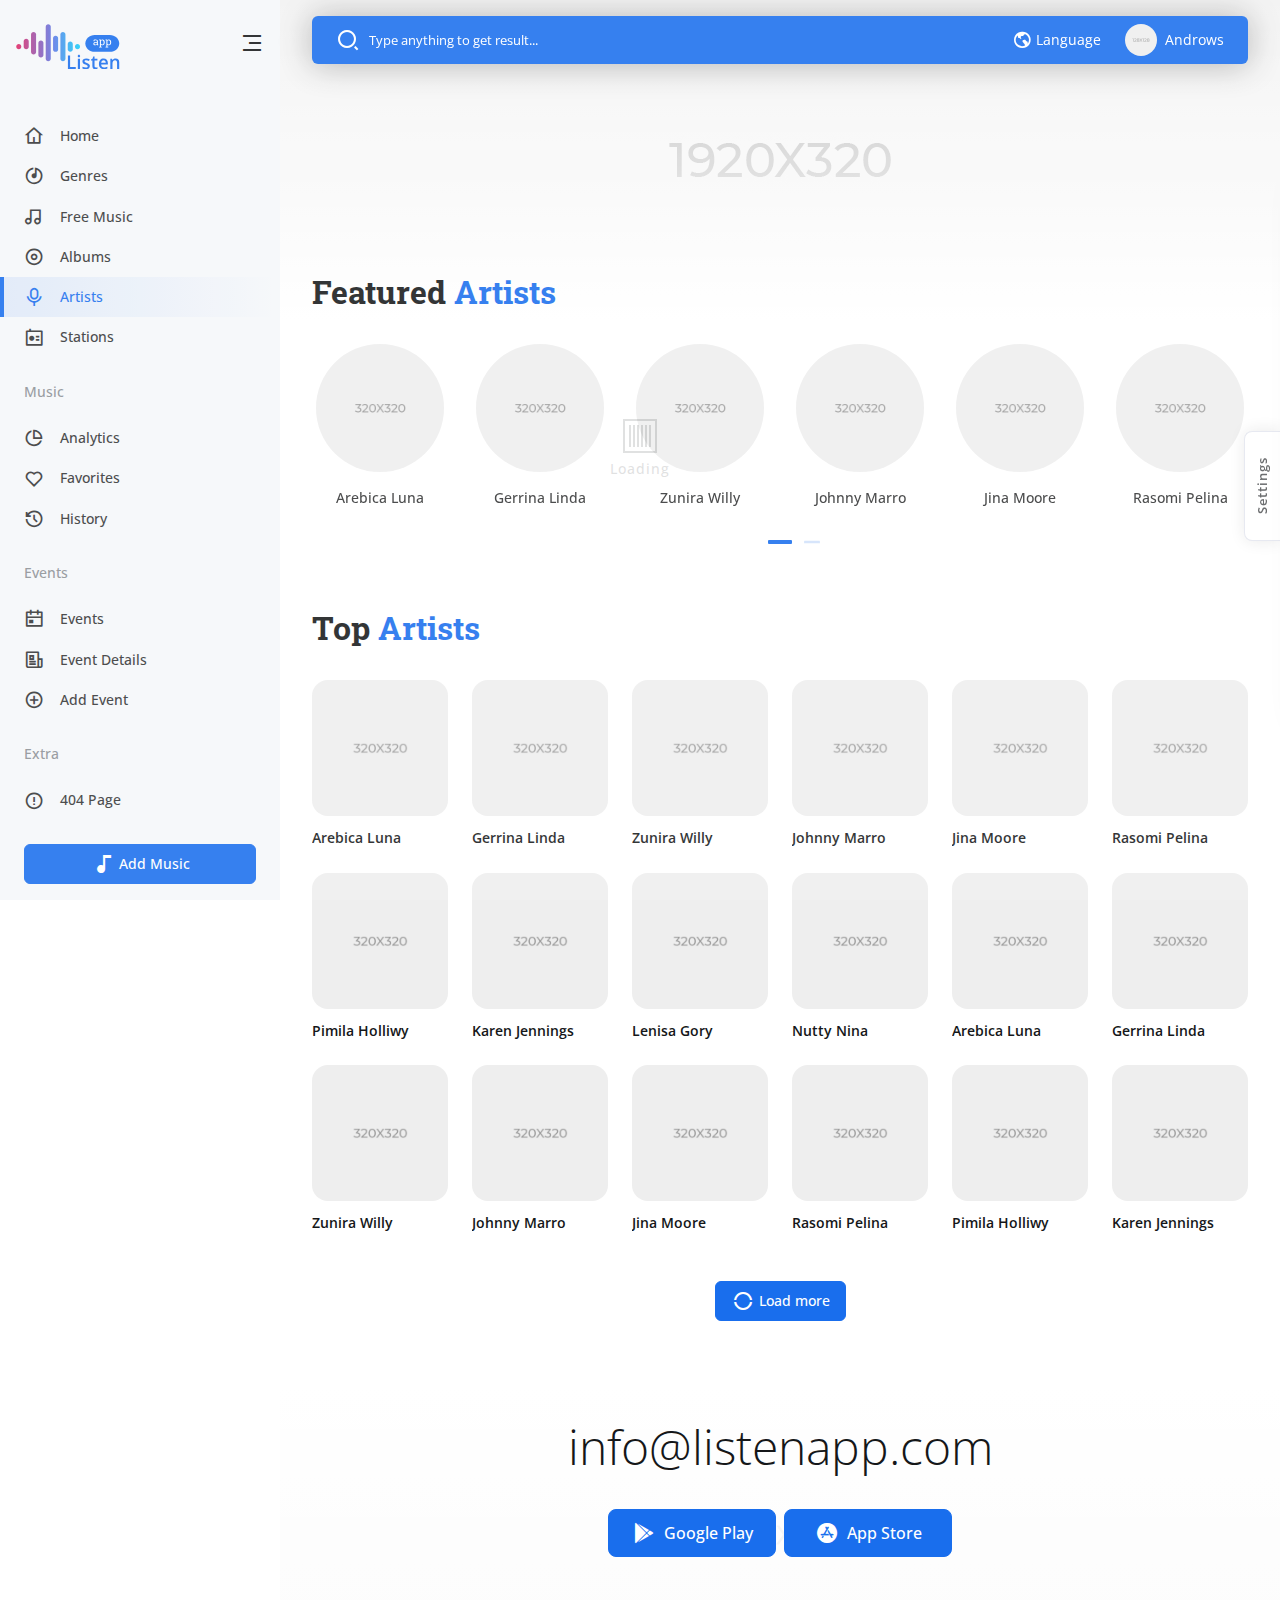
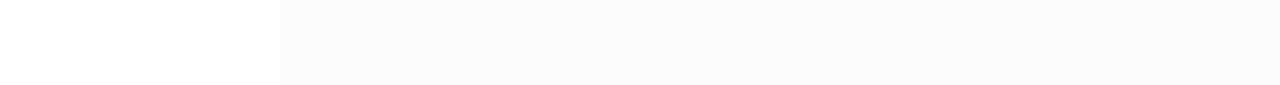
<file: artists.html>
<!DOCTYPE html>
<html lang="en">
<head>
    <!-- Meta Tag -->
    <meta charset="utf-8">
    <meta http-equiv="X-UA-Compatible" content="IE=edge">
    <meta name="viewport" content="width=device-width, initial-scale=1">

    <!-- Seo Meta -->
    <meta name="description" content="Listen App - Online Music Streaming App Template">
    <meta name="keywords" content="music template, music app, music web app, responsive music app, music, themeforest, html music app template, css3, html5">

    <title>Listen App - Online Music Streaming App</title>

    <!-- Favicon -->
    <link href="images/logos/favicon.png" rel="icon"/>

    <!-- IOS Touch Icons -->
    <link rel="apple-touch-icon" href="images/logos/touch-icon-iphone.png">
    <link rel="apple-touch-icon" sizes="152x152" href="images/logos/touch-icon-ipad.png">
    <link rel="apple-touch-icon" sizes="180x180" href="images/logos/touch-icon-iphone-retina.png">
    <link rel="apple-touch-icon" sizes="167x167" href="images/logos/touch-icon-ipad-retina.png">

    <!-- Styles -->
    <link href="css/plugins.bundle.css" rel="stylesheet" type="text/css"/>
    <link href="css/styles.bundle.css" rel="stylesheet" type="text/css"/>

    <!-- Google fonts -->
    <link rel="preconnect" href="https://fonts.googleapis.com">
    <link rel="preconnect" href="https://fonts.gstatic.com" crossorigin>
    <link href="https://fonts.googleapis.com/css2?family=Open+Sans:wght@300;400;500;600;700;800&display=swap" rel="stylesheet">
    <link href="https://fonts.googleapis.com/css2?family=Roboto+Slab:wght@100;200;300;400;500;600;700;800;900&display=swap" rel="stylesheet">

    <!--[if lt IE 9]>
    <script src="https://oss.maxcdn.com/html5shiv/3.7.2/html5shiv.min.js"></script>
    <script src="https://oss.maxcdn.com/respond/1.4.2/respond.min.js"></script>
    <![endif]-->

</head>
<body>

    <!-- Line loader [[ Find at scss/framework/loader.scss ]] -->
    <div id="line_loader"></div>
    
    <!-- Start:: loader [[ Find at scss/framework/loader.scss ]] -->
    <div id="loader">
        <div class="loader">
            <div class="loader__eq mx-auto">
                <span></span>
                <span></span>
                <span></span>
                <span></span>
                <span></span>
                <span></span>
            </div>
            <span class="loader__text mt-2">Loading</span>
        </div>
    </div>
    <!-- End:: loader -->

    <!-- Start:: wrapper [[ Find at scss/framework/wrapper.scss ]] -->
    <div id="wrapper">

        <!-- Start:: sidebar [[ Find at scss/framework/sidebar.scss ]] -->
        <aside id="sidebar">
            <div class="sidebar-head d-flex align-items-center justify-content-between">
                <a href="index.html" class="brand external">
                    <img src="images/logos/logo.svg" alt="Listen app">
                </a>
                
                <a href="javascript:void(0);" role="button" class="sidebar-toggler" aria-label="Sidebar toggler">
                    <div class="d-none d-lg-block">
                        <i class="ri-menu-3-line sidebar-menu-1"></i>
                        <i class="ri-menu-line sidebar-menu-2"></i>
                    </div>
                    <i class="ri-menu-fold-line d-lg-none"></i>
                </a>
            </div>

            <div class="sidebar-body" data-scroll="true">
                <nav class="navbar d-block p-0">
                    <ul class="navbar-nav">
                        <li class="nav-item">
                            <a href="home.html" class="nav-link d-flex align-items-center">
                                <i class="ri-home-4-line fs-5"></i>
                                <span class="ps-3">Home</span>
                            </a>
                        </li>
                        <li class="nav-item">
                            <a href="genres.html" class="nav-link d-flex align-items-center">
                                <i class="ri-disc-line fs-5"></i>
                                <span class="ps-3">Genres</span>
                            </a>
                        </li>
                        <li class="nav-item">
                            <a href="music.html" class="nav-link d-flex align-items-center">
                                <i class="ri-music-2-line fs-5"></i>
                                <span class="ps-3">Free Music</span>
                            </a>
                        </li>
                        <li class="nav-item">
                            <a href="albums.html" class="nav-link d-flex align-items-center">
                                <i class="ri-album-line fs-5"></i>
                                <span class="ps-3">Albums</span>
                            </a>
                        </li>
                        <li class="nav-item">
                            <a href="artists.html" class="nav-link d-flex align-items-center active">
                                <i class="ri-mic-line fs-5"></i>
                                <span class="ps-3">Artists</span>
                            </a>
                        </li>
                        <li class="nav-item">
                            <a href="stations.html" class="nav-link d-flex align-items-center">
                                <i class="ri-radio-2-line fs-5"></i>
                                <span class="ps-3">Stations</span>
                            </a>
                        </li>
                        <li class="nav-item nav-item--head">
                            <span class="nav-item--head__text">Music</span>
                            <span class="nav-item--head__dots">...</span>
                        </li>
                        <li class="nav-item">
                            <a href="analytics.html" class="nav-link d-flex align-items-center">
                                <i class="ri-pie-chart-line fs-5"></i>
                                <span class="ps-3">Analytics</span>
                            </a>
                        </li>
                        <li class="nav-item">
                            <a href="favorites.html" class="nav-link d-flex align-items-center">
                                <i class="ri-heart-line fs-5"></i>
                                <span class="ps-3">Favorites</span>
                            </a>
                        </li>
                        <li class="nav-item">
                            <a href="history.html" class="nav-link d-flex align-items-center">
                                <i class="ri-history-line fs-5"></i>
                                <span class="ps-3">History</span>
                            </a>
                        </li>
                        <li class="nav-item nav-item--head">
                            <span class="nav-item--head__text">Events</span>
                            <span class="nav-item--head__dots">...</span>
                        </li>
                        <li class="nav-item">
                            <a href="events.html" class="nav-link d-flex align-items-center">
                                <i class="ri-calendar-event-line fs-5"></i>
                                <span class="ps-3">Events</span>
                            </a>
                        </li>
                        <li class="nav-item">
                            <a href="event-details.html" class="nav-link d-flex align-items-center">
                                <i class="ri-newspaper-line fs-5"></i>
                                <span class="ps-3">Event Details</span>
                            </a>
                        </li>
                        <li class="nav-item">
                            <a href="add-event.html" class="nav-link d-flex align-items-center">
                                <i class="ri-add-circle-line fs-5"></i>
                                <span class="ps-3">Add Event</span>
                            </a>
                        </li>
                        <li class="nav-item nav-item--head">
                            <span class="nav-item--head__text">Extra</span>
                            <span class="nav-item--head__dots">...</span>
                        </li>
                        <li class="nav-item">
                            <a href="404.html" class="nav-link d-flex align-items-center external">
                                <i class="ri-error-warning-line fs-5"></i>
                                <span class="ps-3">404 Page</span>
                            </a>
                        </li>
                        <li class="nav-item">
                            <a href="blank.html" class="nav-link d-flex align-items-center">
                                <i class="ri-file-line fs-5"></i>
                                <span class="ps-3">Blank Template</span>
                            </a>
                        </li>
                    </ul>
                </nav>
            </div>

            <div class="sidebar-foot">
                <a href="add-music.html" class="btn btn-primary d-flex">
                    <div class="btn__wrap">
                        <i class="ri-music-fill"></i>
                        <span>Add Music</span>
                    </div>
                </a>
            </div>
        </aside>
        <!-- End:: sidebar -->

        <!-- Start:: header [[ Find at scss/framework/header.scss ]] -->
        <header id="header">
            <div class="container">
                <div class="header-container">
                    <div class="d-flex align-items-center">
                        <a href="javascript:void(0);" role="button" class="header-text sidebar-toggler d-lg-none me-3" aria-label="Sidebar toggler">
                            <i class="ri-menu-3-line"></i>
                        </a>

                        <!-- Start:: search form [[ Find at scss/framework/search.scss ]] -->
                        <form action="#" id="search_form" class="me-3">
                            <label for="search_input">
                                <i class="ri-search-2-line"></i>
                            </label>
                            <input type="text" placeholder="Type anything to get result..." id="search_input" class="form-control form-control-sm">
                        </form>
                        <!-- End:: search form -->

                        <!-- Start:: search [[ Find at scss/framework/search.scss ]] -->
                        <div id="search_results" class="search pb-3">
                            <div class="search__head">
                                <div class="search__head__filter">
                                    <button type="button" class="btn btn-sm btn-light-primary active">Trending</button>
                                    <button type="button" class="btn btn-sm btn-light-primary">Artists</button>
                                    <button type="button" class="btn btn-sm btn-light-primary">Songs</button>
                                    <button type="button" class="btn btn-sm btn-light-primary">Albums</button>
                                </div>
                            </div>
                            <div class="search__body" data-scroll="true">
                                <div class="mb-4">
                                    <div class="d-flex align-items-center justify-content-between mb-3">
                                        <span class="search__title">Artists</span>
                                        <a href="artists.html" class="btn btn-link">View All</a>
                                    </div>
                                    <div class="row g-4 list">
                                        <div class="col-xl-3 col-md-4 col-sm-6">
                                            <div class="list__item">
                                                <a href="artist-details.html" class="list__cover">
                                                    <img src="images/cover/large/5.jpg" alt="Jina Moore">
                                                </a>
                                                <div class="list__content">
                                                    <a href="artist-details.html" class="list__title text-truncate">Jina Moore</a>
                                                </div>
                                            </div>
                                        </div>
                                        <div class="col-xl-3 col-md-4 col-sm-6">
                                            <div class="list__item">
                                                <a href="artist-details.html" class="list__cover">
                                                    <img src="images/cover/large/6.jpg" alt="Rasomi Pelina">
                                                </a>
                                                <div class="list__content">
                                                    <a href="artist-details.html" class="list__title text-truncate">Rasomi Pelina</a>
                                                </div>
                                            </div>
                                        </div>
                                        <div class="col-xl-3 col-md-4 col-sm-6">
                                            <div class="list__item">
                                                <a href="artist-details.html" class="list__cover">
                                                    <img src="images/cover/large/7.jpg" alt="Pimila Holliwy">
                                                </a>
                                                <div class="list__content">
                                                    <a href="artist-details.html" class="list__title text-truncate">Pimila Holliwy</a>
                                                </div>
                                            </div>
                                        </div>
                                        <div class="col-xl-3 col-md-4 col-sm-6">
                                            <div class="list__item">
                                                <a href="artist-details.html" class="list__cover">
                                                    <img src="images/cover/large/8.jpg" alt="Karen Jennings">
                                                </a>
                                                <div class="list__content">
                                                    <a href="artist-details.html" class="list__title text-truncate">Karen Jennings</a>
                                                </div>
                                            </div>
                                        </div>
                                    </div>
                                </div>
                                <div class="mb-4">
                                    <div class="d-flex align-items-center justify-content-between mb-3">
                                        <span class="search__title">Songs</span>
                                        <a href="songs.html" class="btn btn-link">View All</a>
                                    </div>
                                    <div class="row g-4 list">
                                        <div class="col-xl-3 col-md-4 col-sm-6">
                                            <div class="list__item">
                                                <a href="song-details.html" class="list__cover">
                                                    <img src="images/cover/small/6.jpg" alt="Hey not me">
                                                </a>
                                                <div class="list__content">
                                                    <a href="song-details.html" class="list__title text-truncate">Hey not me</a>
                                                    <p class="list__subtitle text-truncate">
                                                        <a href="artist-details.html">Rasomi Pelina</a>
                                                    </p>
                                                </div>
                                            </div>
                                        </div>
                                        <div class="col-xl-3 col-md-4 col-sm-6">
                                            <div class="list__item">
                                                <a href="song-details.html" class="list__cover">
                                                    <img src="images/cover/small/7.jpg" alt="Deep inside">
                                                </a>
                                                <div class="list__content">
                                                    <a href="song-details.html" class="list__title text-truncate">Deep inside</a>
                                                    <p class="list__subtitle text-truncate">
                                                        <a href="artist-details.html">Pimila Holliwy</a>
                                                    </p>
                                                </div>
                                            </div>
                                        </div>
                                        <div class="col-xl-3 col-md-4 col-sm-6">
                                            <div class="list__item">
                                                <a href="song-details.html" class="list__cover">
                                                    <img src="images/cover/small/8.jpg" alt="Sadness">
                                                </a>
                                                <div class="list__content">
                                                    <a href="song-details.html" class="list__title text-truncate">Sadness</a>
                                                    <p class="list__subtitle text-truncate">
                                                        <a href="artist-details.html">Karen Jennings</a>
                                                    </p>
                                                </div>
                                            </div>
                                        </div>
                                        <div class="col-xl-3 col-md-4 col-sm-6">
                                            <div class="list__item">
                                                <a href="song-details.html" class="list__cover">
                                                    <img src="images/cover/small/9.jpg" alt="Electric wave">
                                                </a>
                                                <div class="list__content">
                                                    <a href="song-details.html" class="list__title text-truncate">Electric wave</a>
                                                    <p class="list__subtitle text-truncate">
                                                        <a href="artist-details.html">Lenisa Gory</a>
                                                    </p>
                                                </div>
                                            </div>
                                        </div>
                                    </div>
                                </div>
                                <div>
                                    <div class="d-flex align-items-center justify-content-between mb-3">
                                        <span class="search__title">Albums</span>
                                        <a href="albums.html" class="btn btn-link">View All</a>
                                    </div>
                                    <div class="row g-4 list">
                                        <div class="col-xl-3 col-md-4 col-sm-6">
                                            <div class="list__item">
                                                <a href="album-details.html" class="list__cover">
                                                    <img src="images/cover/small/1.jpg" alt="Mummy">
                                                </a>
                                                <div class="list__content">
                                                    <a href="album-details.html" class="list__title text-truncate">Mummy</a>
                                                    <p class="list__subtitle text-truncate">
                                                        <a href="artist-details.html">Arebica Luna</a>
                                                    </p>
                                                </div>
                                            </div>
                                        </div>
                                        <div class="col-xl-3 col-md-4 col-sm-6">
                                            <div class="list__item">
                                                <a href="album-details.html" class="list__cover">
                                                    <img src="images/cover/small/2.jpg" alt="Hot shot">
                                                </a>
                                                <div class="list__content">
                                                    <a href="album-details.html" class="list__title text-truncate">Hot shot</a>
                                                    <p class="list__subtitle text-truncate">
                                                        <a href="artist-details.html">Gerrina Linda</a>
                                                    </p>
                                                </div>
                                            </div>
                                        </div>
                                        <div class="col-xl-3 col-md-4 col-sm-6">
                                            <div class="list__item">
                                                <a href="album-details.html" class="list__cover">
                                                    <img src="images/cover/small/3.jpg" alt="Own way">
                                                </a>
                                                <div class="list__content">
                                                    <a href="album-details.html" class="list__title text-truncate">Own way</a>
                                                    <p class="list__subtitle text-truncate">
                                                        <a href="artist-details.html">Zunira Willy & Nutty Nina</a>
                                                    </p>
                                                </div>
                                            </div>
                                        </div>
                                        <div class="col-xl-3 col-md-4 col-sm-6">
                                            <div class="list__item">
                                                <a href="album-details.html" class="list__cover">
                                                    <img src="images/cover/small/4.jpg" alt="Say yes">
                                                </a>
                                                <div class="list__content">
                                                    <a href="album-details.html" class="list__title text-truncate">Say yes</a>
                                                    <p class="list__subtitle text-truncate">
                                                        <a href="artist-details.html">Johnny Marro</a>
                                                    </p>
                                                </div>
                                            </div>
                                        </div>
                                    </div>
                                </div>
                            </div>
                        </div>
                        <!-- End:: search -->

                        <div class="d-flex align-items-center">
                            <div class="dropdown">
                                <a href="javascript:void(0);" class="header-text d-flex align-items-center" role="button" id="language_menu" data-bs-toggle="dropdown" data-bs-auto-close="outside" aria-expanded="false">
                                    <i class="ri-earth-line fs-5"></i>
                                    <span class="d-none d-md-block ms-1">Language</span>
                                </a>
                                <div class="dropdown-menu dropdown-menu-lg dropdown-menu-end" aria-labelledby="language_menu">
                                    <div class="py-2 px-4">
                                        <span class="d-block fw-bold">What music do you like?</span>
                                        <p>Select languages you want to listen.</p>
                                    </div>
                                    <div class="dropdown-divider"></div>
                                    <div class="d-flex flex-wrap py-2">
                                        <div class="py-2 px-4 w-50">
                                            <div class="form-check mb-0">
                                                <input class="form-check-input" type="checkbox" id="lang_1">
                                                <label class="form-check-label fw-semi-bold" for="lang_1">Hindi</label>
                                            </div>
                                        </div>
                                        <div class="py-2 px-4 w-50">
                                            <div class="form-check mb-0">
                                                <input class="form-check-input" type="checkbox" id="lang_2">
                                                <label class="form-check-label fw-semi-bold" for="lang_2">Punjabi</label>
                                            </div>
                                        </div>
                                        <div class="py-2 px-4 w-50">
                                            <div class="form-check mb-0">
                                                <input class="form-check-input" type="checkbox" id="lang_3">
                                                <label class="form-check-label fw-semi-bold" for="lang_3">Tamil</label>
                                            </div>
                                        </div>
                                        <div class="py-2 px-4 w-50">
                                            <div class="form-check mb-0">
                                                <input class="form-check-input" type="checkbox" id="lang_4">
                                                <label class="form-check-label fw-semi-bold" for="lang_4">Bengali</label>
                                            </div>
                                        </div>
                                        <div class="py-2 px-4 w-50">
                                            <div class="form-check mb-0">
                                                <input class="form-check-input" type="checkbox" id="lang_5">
                                                <label class="form-check-label fw-semi-bold" for="lang_5">Kannada</label>
                                            </div>
                                        </div>
                                        <div class="py-2 px-4 w-50">
                                            <div class="form-check mb-0">
                                                <input class="form-check-input" type="checkbox" id="lang_6">
                                                <label class="form-check-label fw-semi-bold" for="lang_6">Gujarati</label>
                                            </div>
                                        </div>
                                        <div class="py-2 px-4 w-50">
                                            <div class="form-check mb-0">
                                                <input class="form-check-input" type="checkbox" id="lang_7">
                                                <label class="form-check-label fw-semi-bold" for="lang_7">Urdu</label>
                                            </div>
                                        </div>
                                        <div class="py-2 px-4 w-50">
                                            <div class="form-check mb-0">
                                                <input class="form-check-input" type="checkbox" id="lang_8">
                                                <label class="form-check-label fw-semi-bold" for="lang_8">English</label>
                                            </div>
                                        </div>
                                        <div class="py-2 px-4 w-50">
                                            <div class="form-check mb-0">
                                                <input class="form-check-input" type="checkbox" id="lang_9">
                                                <label class="form-check-label fw-semi-bold" for="lang_9">Telugu</label>
                                            </div>
                                        </div>
                                        <div class="py-2 px-4 w-50">
                                            <div class="form-check mb-0">
                                                <input class="form-check-input" type="checkbox" id="lang_10">
                                                <label class="form-check-label fw-semi-bold" for="lang_10">Bhojpuri</label>
                                            </div>
                                        </div>
                                        <div class="py-2 px-4 w-50">
                                            <div class="form-check mb-0">
                                                <input class="form-check-input" type="checkbox" id="lang_11">
                                                <label class="form-check-label fw-semi-bold" for="lang_11">Malayalam</label>
                                            </div>
                                        </div>
                                        <div class="py-2 px-4 w-50">
                                            <div class="form-check mb-0">
                                                <input class="form-check-input" type="checkbox" id="lang_12">
                                                <label class="form-check-label fw-semi-bold" for="lang_12">Marathi</label>
                                            </div>
                                        </div>
                                        <div class="py-2 px-4 w-50">
                                            <div class="form-check mb-0">
                                                <input class="form-check-input" type="checkbox" id="lang_13">
                                                <label class="form-check-label fw-semi-bold" for="lang_13">Haryanvi</label>
                                            </div>
                                        </div>
                                        <div class="py-2 px-4 w-50">
                                            <div class="form-check mb-0">
                                                <input class="form-check-input" type="checkbox" id="lang_14">
                                                <label class="form-check-label fw-semi-bold" for="lang_14">Rajasthani</label>
                                            </div>
                                        </div>
                                        <div class="py-2 px-4 w-50">
                                            <div class="form-check mb-0">
                                                <input class="form-check-input" type="checkbox" id="lang_15">
                                                <label class="form-check-label fw-semi-bold" for="lang_15">Assamese</label>
                                            </div>
                                        </div>
                                        <div class="py-2 px-4 w-50">
                                            <div class="form-check mb-0">
                                                <input class="form-check-input" type="checkbox" id="lang_16">
                                                <label class="form-check-label fw-semi-bold" for="lang_16">Odia</label>
                                            </div>
                                        </div>
                                    </div>
                                    <div class="dropdown-divider"></div>
                                    <div class="py-2 px-4">
                                        <button type="button" class="btn btn-primary w-100 justify-content-center">Update</button>
                                    </div>
                                </div>
                            </div>
                            
                            <div class="dropdown ms-3 ms-sm-4">
                                <a href="javascript:void(0);" class="avatar header-text" role="button" id="user_menu" data-bs-toggle="dropdown" aria-expanded="false">
                                    <div class="avatar__image">
                                        <img src="images/users/thumb.jpg" alt="user">
                                    </div>
                                    <span class="ps-2 d-none d-sm-block">Androws</span>
                                </a>
                                <ul class="dropdown-menu dropdown-menu-md dropdown-menu-end" aria-labelledby="user_menu">
                                    <li>
                                        <div class="py-2 px-3 avatar avatar--lg">
                                            <div class="avatar__image">
                                                <img src="images/users/thumb.jpg" alt="user">
                                            </div>
                                            <div class="avatar__content">
                                                <span class="avatar__title">Androws Kinny</span>
                                                <span class="avatar__subtitle">Artist</span>
                                            </div>
                                        </div>
                                    </li>
                                    <li class="dropdown-divider"></li>
                                    <li>
                                        <a class="dropdown-item d-flex align-items-center" href="profile.html">
                                            <i class="ri-user-3-line fs-5"></i>
                                            <span class="ps-2">Profile</span>
                                        </a>
                                    </li>
                                    <li>
                                        <a class="dropdown-item d-flex align-items-center" href="favorites.html">
                                            <i class="ri-heart-line fs-5"></i>
                                            <span class="ps-2">Favorites</span>
                                        </a>
                                    </li>
                                    <li>
                                        <a class="dropdown-item d-flex align-items-center" href="settings.html">
                                            <i class="ri-settings-line fs-5"></i>
                                            <span class="ps-2">Settings</span>
                                        </a>
                                    </li>
                                    <li>
                                        <a class="dropdown-item d-flex align-items-center" href="plan.html">
                                            <i class="ri-money-dollar-circle-line fs-5"></i>
                                            <span class="ps-2">Plan</span>
                                        </a>
                                    </li>
                                    <li class="dropdown-divider"></li>
                                    <li>
                                        <a class="dropdown-item d-flex align-items-center external text-danger" href="index.html">
                                            <i class="ri-logout-circle-line fs-5"></i>
                                            <span class="ps-2">Logout</span>
                                        </a>
                                    </li>
                                </ul>
                            </div>
                        </div>
                    </div>
                </div>
            </div>
        </header>
        <!-- End:: header -->

        <!-- Start:: page content [[ Find at scss/framework/wrapper.scss ]] -->
        <main id="page_content">

             <!-- Hero [[ Find at scss/framework/hero.scss ]] -->
            <div class="hero" style="background-image: url(images/banner/artists.jpg);"></div>

            <!-- Start:: under hero [[ Find at scss/framework/hero.scss ]] -->
            <div class="under-hero container">

                <!-- Start:: section [[ Find at scss/framework/section.scss ]] -->
                <div class="section">
                    <div class="section__head">
                        <h3 class="mb-0">Featured <span class="text-primary">Artists</span></h3>
                    </div>
                    
                    <!-- Start:: swiper carousel [[ Find at scss/components/swiper.scss ]] -->
                    <div class="swiper-carousel swiper-carousel-button">
                        <!-- Start:: swiper [[ Find at scss/components/swiper.scss ]] -->
                        <div class="swiper" data-swiper-slides="6" data-swiper-autoplay="true">
                            <div class="swiper-wrapper">
                                <div class="swiper-slide">
                                    <!-- Start:: avatar [[ Find at scss/components/avatar.scss ]] -->
                                    <div class="avatar avatar--xxl d-block text-center">
                                        <div class="avatar__image">
                                            <a href="artist-details.html">
                                                <img src="images/cover/large/1.jpg" alt="Arebica Luna">
                                            </a>
                                        </div>
                                        <a href="artist-details.html" class="avatar__title mt-3">Arebica Luna</a>
                                    </div>
                                    <!-- End:: avatar -->
                                </div>
                                <div class="swiper-slide">
                                    <!-- Start:: avatar [[ Find at scss/components/avatar.scss ]] -->
                                    <div class="avatar avatar--xxl d-block text-center">
                                        <div class="avatar__image">
                                            <a href="artist-details.html">
                                                <img src="images/cover/large/2.jpg" alt="Gerrina Linda">
                                            </a>
                                        </div>
                                        <a href="artist-details.html" class="avatar__title mt-3">Gerrina Linda</a>
                                    </div>
                                    <!-- End:: avatar -->
                                </div>
                                <div class="swiper-slide">
                                    <!-- Start:: avatar [[ Find at scss/components/avatar.scss ]] -->
                                    <div class="avatar avatar--xxl d-block text-center">
                                        <div class="avatar__image">
                                            <a href="artist-details.html">
                                                <img src="images/cover/large/3.jpg" alt="Zunira Willy">
                                            </a>
                                        </div>
                                        <a href="artist-details.html" class="avatar__title mt-3">Zunira Willy</a>
                                    </div>
                                    <!-- End:: avatar -->
                                </div>
                                <div class="swiper-slide">
                                    <!-- Start:: avatar [[ Find at scss/components/avatar.scss ]] -->
                                    <div class="avatar avatar--xxl d-block text-center">
                                        <div class="avatar__image">
                                            <a href="artist-details.html">
                                                <img src="images/cover/large/4.jpg" alt="Johnny Marro">
                                            </a>
                                        </div>
                                        <a href="artist-details.html" class="avatar__title mt-3">Johnny Marro</a>
                                    </div>
                                    <!-- End:: avatar -->
                                </div>
                                <div class="swiper-slide">
                                    <!-- Start:: avatar [[ Find at scss/components/avatar.scss ]] -->
                                    <div class="avatar avatar--xxl d-block text-center">
                                        <div class="avatar__image">
                                            <a href="artist-details.html">
                                                <img src="images/cover/large/5.jpg" alt="Jina Moore">
                                            </a>
                                        </div>
                                        <a href="artist-details.html" class="avatar__title mt-3">Jina Moore</a>
                                    </div>
                                    <!-- End:: avatar -->
                                </div>
                                <div class="swiper-slide">
                                    <!-- Start:: avatar [[ Find at scss/components/avatar.scss ]] -->
                                    <div class="avatar avatar--xxl d-block text-center">
                                        <div class="avatar__image">
                                            <a href="artist-details.html">
                                                <img src="images/cover/large/6.jpg" alt="Rasomi Pelina">
                                            </a>
                                        </div>
                                        <a href="artist-details.html" class="avatar__title mt-3">Rasomi Pelina</a>
                                    </div>
                                    <!-- End:: avatar -->
                                </div>
                                <div class="swiper-slide">
                                    <!-- Start:: avatar [[ Find at scss/components/avatar.scss ]] -->
                                    <div class="avatar avatar--xxl d-block text-center">
                                        <div class="avatar__image">
                                            <a href="artist-details.html">
                                                <img src="images/cover/large/7.jpg" alt="Pimila Holliwy">
                                            </a>
                                        </div>
                                        <a href="artist-details.html" class="avatar__title mt-3">Pimila Holliwy</a>
                                    </div>
                                    <!-- End:: avatar -->
                                </div>
                            </div>
                            <!-- Swiper pagination -->
                            <div class="swiper-pagination"></div>
                        </div>
                        <!-- End:: swiper -->
                    </div>
                    <!-- End:: swiper carousel -->

                </div>
                <!-- End:: section -->

                <!-- Start:: section [[ Find at scss/framework/section.scss ]] -->
                <div class="section">
                    <div class="section__head">
                        <h3 class="mb-0">Top <span class="text-primary">Artists</span></h3>
                    </div>

                    <div class="row g-4">
                        <div class="col-6 col-xl-2 col-md-3 col-sm-4">
                            <!-- Start:: cover [[ Find at scss/components/cover.scss ]] -->
                            <a href="artist-details.html" class="cover cover--round">
                                <div class="cover__image">
                                    <img src="images/cover/large/1.jpg" alt="Arebica Luna">
                                </div>
                                <div class="cover__foot">
                                    <span class="cover__title text-truncate">Arebica Luna</span>
                                </div>
                            </a>
                            <!-- End:: cover -->
                        </div>
                        <div class="col-6 col-xl-2 col-md-3 col-sm-4">
                            <!-- Start:: cover [[ Find at scss/components/cover.scss ]] -->
                            <a href="artist-details.html" class="cover cover--round">
                                <div class="cover__image">
                                    <img src="images/cover/large/2.jpg" alt="Gerrina Linda">
                                </div>
                                <div class="cover__foot">
                                    <span class="cover__title text-truncate">Gerrina Linda</span>
                                </div>
                            </a>
                            <!-- End:: cover -->
                        </div>
                        <div class="col-6 col-xl-2 col-md-3 col-sm-4">
                            <!-- Start:: cover [[ Find at scss/components/cover.scss ]] -->
                            <a href="artist-details.html" class="cover cover--round">
                                <div class="cover__image">
                                    <img src="images/cover/large/3.jpg" alt="Zunira Willy">
                                </div>
                                <div class="cover__foot">
                                    <span class="cover__title text-truncate">Zunira Willy</span>
                                </div>
                            </a>
                            <!-- End:: cover -->
                        </div>
                        <div class="col-6 col-xl-2 col-md-3 col-sm-4">
                            <!-- Start:: cover [[ Find at scss/components/cover.scss ]] -->
                            <a href="artist-details.html" class="cover cover--round">
                                <div class="cover__image">
                                    <img src="images/cover/large/4.jpg" alt="Johnny Marro">
                                </div>
                                <div class="cover__foot">
                                    <span class="cover__title text-truncate">Johnny Marro</span>
                                </div>
                            </a>
                            <!-- End:: cover -->
                        </div>
                        <div class="col-6 col-xl-2 col-md-3 col-sm-4">
                            <!-- Start:: cover [[ Find at scss/components/cover.scss ]] -->
                            <a href="artist-details.html" class="cover cover--round">
                                <div class="cover__image">
                                    <img src="images/cover/large/5.jpg" alt="Jina Moore">
                                </div>
                                <div class="cover__foot">
                                    <span class="cover__title text-truncate">Jina Moore</span>
                                </div>
                            </a>
                            <!-- End:: cover -->
                        </div>
                        <div class="col-6 col-xl-2 col-md-3 col-sm-4">
                            <!-- Start:: cover [[ Find at scss/components/cover.scss ]] -->
                            <a href="artist-details.html" class="cover cover--round">
                                <div class="cover__image">
                                    <img src="images/cover/large/6.jpg" alt="Rasomi Pelina">
                                </div>
                                <div class="cover__foot">
                                    <span class="cover__title text-truncate">Rasomi Pelina</span>
                                </div>
                            </a>
                            <!-- End:: cover -->
                        </div>
                        <div class="col-6 col-xl-2 col-md-3 col-sm-4">
                            <!-- Start:: cover [[ Find at scss/components/cover.scss ]] -->
                            <a href="artist-details.html" class="cover cover--round">
                                <div class="cover__image">
                                    <img src="images/cover/large/7.jpg" alt="Pimila Holliwy">
                                </div>
                                <div class="cover__foot">
                                    <span class="cover__title text-truncate">Pimila Holliwy</span>
                                </div>
                            </a>
                            <!-- End:: cover -->
                        </div>
                        <div class="col-6 col-xl-2 col-md-3 col-sm-4">
                            <!-- Start:: cover [[ Find at scss/components/cover.scss ]] -->
                            <a href="artist-details.html" class="cover cover--round">
                                <div class="cover__image">
                                    <img src="images/cover/large/8.jpg" alt="Karen Jennings">
                                </div>
                                <div class="cover__foot">
                                    <span class="cover__title text-truncate">Karen Jennings</span>
                                </div>
                            </a>
                            <!-- End:: cover -->
                        </div>
                        <div class="col-6 col-xl-2 col-md-3 col-sm-4">
                            <!-- Start:: cover [[ Find at scss/components/cover.scss ]] -->
                            <a href="artist-details.html" class="cover cover--round">
                                <div class="cover__image">
                                    <img src="images/cover/large/9.jpg" alt="Lenisa Gory">
                                </div>
                                <div class="cover__foot">
                                    <span class="cover__title text-truncate">Lenisa Gory</span>
                                </div>
                            </a>
                            <!-- End:: cover -->
                        </div>
                        <div class="col-6 col-xl-2 col-md-3 col-sm-4">
                            <!-- Start:: cover [[ Find at scss/components/cover.scss ]] -->
                            <a href="artist-details.html" class="cover cover--round">
                                <div class="cover__image">
                                    <img src="images/cover/large/10.jpg" alt="Nutty Nina">
                                </div>
                                <div class="cover__foot">
                                    <span class="cover__title text-truncate">Nutty Nina</span>
                                </div>
                            </a>
                            <!-- End:: cover -->
                        </div>
                        <div class="col-6 col-xl-2 col-md-3 col-sm-4">
                            <!-- Start:: cover [[ Find at scss/components/cover.scss ]] -->
                            <a href="artist-details.html" class="cover cover--round">
                                <div class="cover__image">
                                    <img src="images/cover/large/1.jpg" alt="Arebica Luna">
                                </div>
                                <div class="cover__foot">
                                    <span class="cover__title text-truncate">Arebica Luna</span>
                                </div>
                            </a>
                            <!-- End:: cover -->
                        </div>
                        <div class="col-6 col-xl-2 col-md-3 col-sm-4">
                            <!-- Start:: cover [[ Find at scss/components/cover.scss ]] -->
                            <a href="artist-details.html" class="cover cover--round">
                                <div class="cover__image">
                                    <img src="images/cover/large/2.jpg" alt="Gerrina Linda">
                                </div>
                                <div class="cover__foot">
                                    <span class="cover__title text-truncate">Gerrina Linda</span>
                                </div>
                            </a>
                            <!-- End:: cover -->
                        </div>
                        <div class="col-6 col-xl-2 col-md-3 col-sm-4">
                            <!-- Start:: cover [[ Find at scss/components/cover.scss ]] -->
                            <a href="artist-details.html" class="cover cover--round">
                                <div class="cover__image">
                                    <img src="images/cover/large/3.jpg" alt="Zunira Willy">
                                </div>
                                <div class="cover__foot">
                                    <span class="cover__title text-truncate">Zunira Willy</span>
                                </div>
                            </a>
                            <!-- End:: cover -->
                        </div>
                        <div class="col-6 col-xl-2 col-md-3 col-sm-4">
                            <!-- Start:: cover [[ Find at scss/components/cover.scss ]] -->
                            <a href="artist-details.html" class="cover cover--round">
                                <div class="cover__image">
                                    <img src="images/cover/large/4.jpg" alt="Johnny Marro">
                                </div>
                                <div class="cover__foot">
                                    <span class="cover__title text-truncate">Johnny Marro</span>
                                </div>
                            </a>
                            <!-- End:: cover -->
                        </div>
                        <div class="col-6 col-xl-2 col-md-3 col-sm-4">
                            <!-- Start:: cover [[ Find at scss/components/cover.scss ]] -->
                            <a href="artist-details.html" class="cover cover--round">
                                <div class="cover__image">
                                    <img src="images/cover/large/5.jpg" alt="Jina Moore">
                                </div>
                                <div class="cover__foot">
                                    <span class="cover__title text-truncate">Jina Moore</span>
                                </div>
                            </a>
                            <!-- End:: cover -->
                        </div>
                        <div class="col-6 col-xl-2 col-md-3 col-sm-4">
                            <!-- Start:: cover [[ Find at scss/components/cover.scss ]] -->
                            <a href="artist-details.html" class="cover cover--round">
                                <div class="cover__image">
                                    <img src="images/cover/large/6.jpg" alt="Rasomi Pelina">
                                </div>
                                <div class="cover__foot">
                                    <span class="cover__title text-truncate">Rasomi Pelina</span>
                                </div>
                            </a>
                            <!-- End:: cover -->
                        </div>
                        <div class="col-6 col-xl-2 col-md-3 col-sm-4">
                            <!-- Start:: cover [[ Find at scss/components/cover.scss ]] -->
                            <a href="artist-details.html" class="cover cover--round">
                                <div class="cover__image">
                                    <img src="images/cover/large/7.jpg" alt="Pimila Holliwy">
                                </div>
                                <div class="cover__foot">
                                    <span class="cover__title text-truncate">Pimila Holliwy</span>
                                </div>
                            </a>
                            <!-- End:: cover -->
                        </div>
                        <div class="col-6 col-xl-2 col-md-3 col-sm-4">
                            <!-- Start:: cover [[ Find at scss/components/cover.scss ]] -->
                            <a href="artist-details.html" class="cover cover--round">
                                <div class="cover__image">
                                    <img src="images/cover/large/8.jpg" alt="Karen Jennings">
                                </div>
                                <div class="cover__foot">
                                    <span class="cover__title text-truncate">Karen Jennings</span>
                                </div>
                            </a>
                            <!-- End:: cover -->
                        </div>
                    </div>

                    <div class="mt-5 text-center">
                        <a href="javascript:void(0);" class="btn btn-primary">
                            <div class="btn__wrap">
                                <i class="ri-loader-3-fill"></i>
                                <span>Load more</span>
                            </div>
                        </a>
                    </div>

                </div>
                <!-- End:: section -->

            </div>
            <!-- End:: under hero -->

            <!-- Start:: footer [[ Find at scss/framework/footer.scss ]] -->
            <footer id="footer">
                <div class="container">
                    <div class="text-center mb-4">
                        <a href="mailto:info@listenapp.com" class="display-5 email">info@listenapp.com</a>
                    </div>
                    <div class="app-btn-group pt-2">
                        <a href="#" class="btn btn-lg btn-primary">
                            <div class="btn__wrap">
                                <i class="ri-google-play-fill"></i>
                                <span class="ms-2">Google Play</span>
                            </div>
                        </a>
                        <a href="#" class="btn btn-lg btn-primary">
                            <div class="btn__wrap">
                                <i class="ri-app-store-fill"></i>
                                <span class="ms-2">App Store</span>
                            </div>
                        </a>
                    </div>
                </div>
            </footer>
            <!-- End:: footer -->

        </main>
        <!-- End:: page content -->

    </div>
    <!-- End:: wrapper -->

    <!-- Start:: player [[ Find at scss/framework/player.scss ]] -->
    <div id="player">
        <div class="container">
            <div class="player-container">
                <div class="player-progress">
                    <progress class="amplitude-buffered-progress player-progress__bar" value="0"></progress>
                    <progress class="amplitude-song-played-progress player-progress__bar"></progress>
                    <input type="range" class="amplitude-song-slider player-progress__slider" aria-label="Progress slider">
                </div>
        
                <!-- Start:: cover [[ Find at scss/components/cover.scss ]] -->
                <div class="cover d-flex align-items-center">
                    <div class="cover__image">
                        <img data-amplitude-song-info="cover_art_url" src="images/cover/small/1.jpg" alt="">
                    </div>
                    <div class="cover__content ps-3 d-none d-sm-block">
                        <a href="song-details.html" class="cover__title text-truncate" data-amplitude-song-info="name"></a>
                        <a href="artist-details.html" class="cover__subtitle text-truncate" data-amplitude-song-info="artist"></a>
                    </div>
                </div>
                <!-- End:: cover -->
        
                <div class="player-control">
                    <button type="button" class="amplitude-repeat btn btn-icon me-4 d-none d-md-block" aria-label="Repeat">
                        <i class="ri-repeat-2-fill fs-5"></i>
                    </button>
                    <button type="button" class="amplitude-prev btn btn-icon" aria-label="Backward">
                        <i class="ri-skip-back-mini-fill"></i>
                    </button>
                    <button type="button" class="amplitude-play-pause btn btn-icon btn-default rounded-pill" aria-label="Play pause">
                        <i class="ri-play-fill icon-play"></i>
                        <i class="ri-pause-fill icon-pause"></i>
                    </button>
                    <button type="button" class="amplitude-next btn btn-icon" aria-label="Forward">
                        <i class="ri-skip-forward-mini-fill"></i>
                    </button>
                    <button type="button" class="amplitude-shuffle amplitude-shuffle-off btn btn-icon ms-4 d-none d-md-block" aria-label="Shuffle">
                        <i class="ri-shuffle-fill fs-5"></i>
                    </button>
                </div>

                <div class="player-info">
                    <div class="me-4 d-none d-xl-block">
                        <span class="amplitude-current-minutes"></span>:<span class="amplitude-current-seconds"></span> /
                        <span class="amplitude-duration-minutes"></span>:<span class="amplitude-duration-seconds"></span>
                    </div>
                    <div class="player-volume dropdown d-none d-md-block">
                        <button class="btn btn-icon" data-bs-toggle="dropdown" data-bs-auto-close="outside" aria-label="Volume" aria-expanded="false">
                            <i class="ri-volume-mute-fill fs-5 d-none"></i>
                            <i class="ri-volume-down-fill fs-5"></i>
                            <i class="ri-volume-up-fill fs-5 d-none"></i>
                        </button>
                        <div class="dropdown-menu prevent-click">
                            <input type="range" class="amplitude-volume-slider" value="50" min="0" max="100" aria-label="Volume slider">
                        </div>
                    </div>
                    <div class="dropstart d-none d-md-block">
                        <button class="btn btn-icon" data-bs-toggle="dropdown" aria-label="Song options" aria-expanded="false">
                            <i class="ri-more-2-fill fs-5"></i>
                        </button>
                        <ul class="dropdown-menu dropdown-menu-sm" id="player_options">
                            <li><a class="dropdown-item" href="javascript:void(0);" role="button" data-favorite-id="1">Favorite</a></li>
                            <li><a class="dropdown-item" href="javascript:void(0);" role="button" data-playlist-id="1">Add to playlist</a></li>
                            <li><a class="dropdown-item" href="audio/ringtone-1.mp3" download>Download</a></li>
                            <li><a class="dropdown-item" href="javascript:void(0);" role="button">Share</a></li>
                            <li class="dropdown-divider"></li>
                            <li><a class="dropdown-item" href="song-details.html">View details</a></li>
                        </ul>
                    </div>

                    <!-- Start:: playlist [[ Find at scss/framework/playlist.scss ]] -->
                    <div class="playlist dropstart me-3">
                        <button class="btn btn-icon" data-bs-toggle="dropdown" data-bs-auto-close="outside" aria-label="Playlist" aria-expanded="false">
                            <i class="ri-play-list-fill fs-5"></i>
                        </button>
                        <div class="dropdown-menu playlist__dropdown">
                            <div class="playlist__head d-flex align-items-center justify-content-between">
                                <h6 class="mb-0">Next Lineup</h6>
                                <a href="javascript:void(0);" role="button" id="clear_playlist" class="btn btn-link">Clear</a>
                            </div>
                            <!-- Start:: list [[ Find at scss/components/list.scss ]] -->
                            <div id="playlist" class="list playlist__body" data-scroll="true">
                                <div class="col-sm-8 col-10 mx-auto mt-5 text-center">
                                    <i class="ri-music-2-line mb-3"></i>
                                    <p>No songs, album or playlist are added on lineup.</p>
                                </div>
                            </div>
                            <!-- End:: list -->
                        </div>
                    </div>
                    <!-- End:: playlist -->
                </div>
            </div>
        </div>
    </div>
    <!-- End:: player -->

    <!-- Backdrop [[ Find at scss/framework/wrapper.scss ]] -->
    <div id="backdrop"></div>


    <!-- Scripts -->
    <script src="js/plugins.bundle.js"></script>
    <script src="js/scripts.bundle.js"></script>

</body>
</html>
</file>
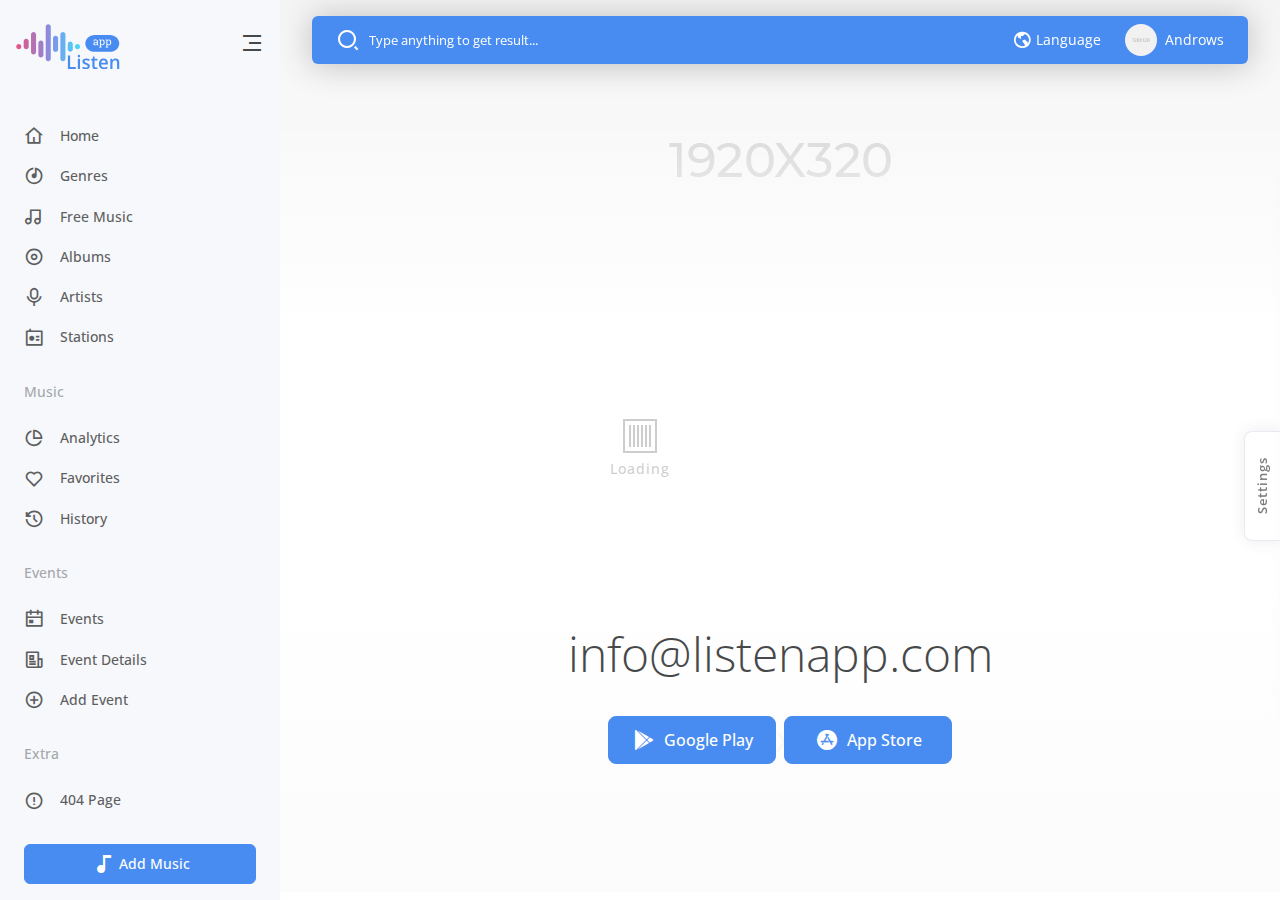
<file: blank.html>
<!DOCTYPE html>
<html lang="en">
<head>
    <!-- Meta Tag -->
    <meta charset="utf-8">
    <meta http-equiv="X-UA-Compatible" content="IE=edge">
    <meta name="viewport" content="width=device-width, initial-scale=1">

    <!-- Seo Meta -->
    <meta name="description" content="Listen App - Online Music Streaming App Template">
    <meta name="keywords" content="music template, music app, music web app, responsive music app, music, themeforest, html music app template, css3, html5">

    <title>Listen App - Online Music Streaming App</title>

    <!-- Favicon -->
    <link href="images/logos/favicon.png" rel="icon"/>

    <!-- IOS Touch Icons -->
    <link rel="apple-touch-icon" href="images/logos/touch-icon-iphone.png">
    <link rel="apple-touch-icon" sizes="152x152" href="images/logos/touch-icon-ipad.png">
    <link rel="apple-touch-icon" sizes="180x180" href="images/logos/touch-icon-iphone-retina.png">
    <link rel="apple-touch-icon" sizes="167x167" href="images/logos/touch-icon-ipad-retina.png">

    <!-- Styles -->
    <link href="css/plugins.bundle.css" rel="stylesheet" type="text/css"/>
    <link href="css/styles.bundle.css" rel="stylesheet" type="text/css"/>

    <!-- Google fonts -->
    <link rel="preconnect" href="https://fonts.googleapis.com">
    <link rel="preconnect" href="https://fonts.gstatic.com" crossorigin>
    <link href="https://fonts.googleapis.com/css2?family=Open+Sans:wght@300;400;500;600;700;800&display=swap" rel="stylesheet">
    <link href="https://fonts.googleapis.com/css2?family=Roboto+Slab:wght@100;200;300;400;500;600;700;800;900&display=swap" rel="stylesheet">

    <!--[if lt IE 9]>
    <script src="https://oss.maxcdn.com/html5shiv/3.7.2/html5shiv.min.js"></script>
    <script src="https://oss.maxcdn.com/respond/1.4.2/respond.min.js"></script>
    <![endif]-->

</head>
<body>

    <!-- Line loader [[ Find at scss/framework/loader.scss ]] -->
    <div id="line_loader"></div>
    
    <!-- Start:: loader [[ Find at scss/framework/loader.scss ]] -->
    <div id="loader">
        <div class="loader">
            <div class="loader__eq mx-auto">
                <span></span>
                <span></span>
                <span></span>
                <span></span>
                <span></span>
                <span></span>
            </div>
            <span class="loader__text mt-2">Loading</span>
        </div>
    </div>
    <!-- End:: loader -->

    <!-- Start:: wrapper [[ Find at scss/framework/wrapper.scss ]] -->
    <div id="wrapper">

        <!-- Start:: sidebar [[ Find at scss/framework/sidebar.scss ]] -->
        <aside id="sidebar">
            <div class="sidebar-head d-flex align-items-center justify-content-between">
                <a href="index.html" class="brand external">
                    <img src="images/logos/logo.svg" alt="Listen app">
                </a>
                
                <a href="javascript:void(0);" role="button" class="sidebar-toggler" aria-label="Sidebar toggler">
                    <div class="d-none d-lg-block">
                        <i class="ri-menu-3-line sidebar-menu-1"></i>
                        <i class="ri-menu-line sidebar-menu-2"></i>
                    </div>
                    <i class="ri-menu-fold-line d-lg-none"></i>
                </a>
            </div>

            <div class="sidebar-body" data-scroll="true">
                <nav class="navbar d-block p-0">
                    <ul class="navbar-nav">
                        <li class="nav-item">
                            <a href="home.html" class="nav-link d-flex align-items-center">
                                <i class="ri-home-4-line fs-5"></i>
                                <span class="ps-3">Home</span>
                            </a>
                        </li>
                        <li class="nav-item">
                            <a href="genres.html" class="nav-link d-flex align-items-center">
                                <i class="ri-disc-line fs-5"></i>
                                <span class="ps-3">Genres</span>
                            </a>
                        </li>
                        <li class="nav-item">
                            <a href="music.html" class="nav-link d-flex align-items-center">
                                <i class="ri-music-2-line fs-5"></i>
                                <span class="ps-3">Free Music</span>
                            </a>
                        </li>
                        <li class="nav-item">
                            <a href="albums.html" class="nav-link d-flex align-items-center">
                                <i class="ri-album-line fs-5"></i>
                                <span class="ps-3">Albums</span>
                            </a>
                        </li>
                        <li class="nav-item">
                            <a href="artists.html" class="nav-link d-flex align-items-center">
                                <i class="ri-mic-line fs-5"></i>
                                <span class="ps-3">Artists</span>
                            </a>
                        </li>
                        <li class="nav-item">
                            <a href="stations.html" class="nav-link d-flex align-items-center">
                                <i class="ri-radio-2-line fs-5"></i>
                                <span class="ps-3">Stations</span>
                            </a>
                        </li>
                        <li class="nav-item nav-item--head">
                            <span class="nav-item--head__text">Music</span>
                            <span class="nav-item--head__dots">...</span>
                        </li>
                        <li class="nav-item">
                            <a href="analytics.html" class="nav-link d-flex align-items-center">
                                <i class="ri-pie-chart-line fs-5"></i>
                                <span class="ps-3">Analytics</span>
                            </a>
                        </li>
                        <li class="nav-item">
                            <a href="favorites.html" class="nav-link d-flex align-items-center">
                                <i class="ri-heart-line fs-5"></i>
                                <span class="ps-3">Favorites</span>
                            </a>
                        </li>
                        <li class="nav-item">
                            <a href="history.html" class="nav-link d-flex align-items-center">
                                <i class="ri-history-line fs-5"></i>
                                <span class="ps-3">History</span>
                            </a>
                        </li>
                        <li class="nav-item nav-item--head">
                            <span class="nav-item--head__text">Events</span>
                            <span class="nav-item--head__dots">...</span>
                        </li>
                        <li class="nav-item">
                            <a href="events.html" class="nav-link d-flex align-items-center">
                                <i class="ri-calendar-event-line fs-5"></i>
                                <span class="ps-3">Events</span>
                            </a>
                        </li>
                        <li class="nav-item">
                            <a href="event-details.html" class="nav-link d-flex align-items-center">
                                <i class="ri-newspaper-line fs-5"></i>
                                <span class="ps-3">Event Details</span>
                            </a>
                        </li>
                        <li class="nav-item">
                            <a href="add-event.html" class="nav-link d-flex align-items-center">
                                <i class="ri-add-circle-line fs-5"></i>
                                <span class="ps-3">Add Event</span>
                            </a>
                        </li>
                        <li class="nav-item nav-item--head">
                            <span class="nav-item--head__text">Extra</span>
                            <span class="nav-item--head__dots">...</span>
                        </li>
                        <li class="nav-item">
                            <a href="404.html" class="nav-link d-flex align-items-center external">
                                <i class="ri-error-warning-line fs-5"></i>
                                <span class="ps-3">404 Page</span>
                            </a>
                        </li>
                        <li class="nav-item">
                            <a href="blank.html" class="nav-link d-flex align-items-center active">
                                <i class="ri-file-line fs-5"></i>
                                <span class="ps-3">Blank Template</span>
                            </a>
                        </li>
                    </ul>
                </nav>
            </div>

            <div class="sidebar-foot">
                <a href="add-music.html" class="btn btn-primary d-flex">
                    <div class="btn__wrap">
                        <i class="ri-music-fill"></i>
                        <span>Add Music</span>
                    </div>
                </a>
            </div>
        </aside>
        <!-- End:: sidebar -->

        <!-- Start:: header [[ Find at scss/framework/header.scss ]] -->
        <header id="header">
            <div class="container">
                <div class="header-container">
                    <div class="d-flex align-items-center">
                        <a href="javascript:void(0);" role="button" class="header-text sidebar-toggler d-lg-none me-3" aria-label="Sidebar toggler">
                            <i class="ri-menu-3-line"></i>
                        </a>

                        <!-- Start:: search form [[ Find at scss/framework/search.scss ]] -->
                        <form action="#" id="search_form" class="me-3">
                            <label for="search_input">
                                <i class="ri-search-2-line"></i>
                            </label>
                            <input type="text" placeholder="Type anything to get result..." id="search_input" class="form-control form-control-sm">
                        </form>
                        <!-- End:: search form -->

                        <!-- Start:: search [[ Find at scss/framework/search.scss ]] -->
                        <div id="search_results" class="search pb-3">
                            <div class="search__head">
                                <div class="search__head__filter">
                                    <button type="button" class="btn btn-sm btn-light-primary active">Trending</button>
                                    <button type="button" class="btn btn-sm btn-light-primary">Artists</button>
                                    <button type="button" class="btn btn-sm btn-light-primary">Songs</button>
                                    <button type="button" class="btn btn-sm btn-light-primary">Albums</button>
                                </div>
                            </div>
                            <div class="search__body" data-scroll="true">
                                <div class="mb-4">
                                    <div class="d-flex align-items-center justify-content-between mb-3">
                                        <span class="search__title">Artists</span>
                                        <a href="artists.html" class="btn btn-link">View All</a>
                                    </div>
                                    <div class="row g-4 list">
                                        <div class="col-xl-3 col-md-4 col-sm-6">
                                            <div class="list__item">
                                                <a href="artist-details.html" class="list__cover">
                                                    <img src="images/cover/large/5.jpg" alt="Jina Moore">
                                                </a>
                                                <div class="list__content">
                                                    <a href="artist-details.html" class="list__title text-truncate">Jina Moore</a>
                                                </div>
                                            </div>
                                        </div>
                                        <div class="col-xl-3 col-md-4 col-sm-6">
                                            <div class="list__item">
                                                <a href="artist-details.html" class="list__cover">
                                                    <img src="images/cover/large/6.jpg" alt="Rasomi Pelina">
                                                </a>
                                                <div class="list__content">
                                                    <a href="artist-details.html" class="list__title text-truncate">Rasomi Pelina</a>
                                                </div>
                                            </div>
                                        </div>
                                        <div class="col-xl-3 col-md-4 col-sm-6">
                                            <div class="list__item">
                                                <a href="artist-details.html" class="list__cover">
                                                    <img src="images/cover/large/7.jpg" alt="Pimila Holliwy">
                                                </a>
                                                <div class="list__content">
                                                    <a href="artist-details.html" class="list__title text-truncate">Pimila Holliwy</a>
                                                </div>
                                            </div>
                                        </div>
                                        <div class="col-xl-3 col-md-4 col-sm-6">
                                            <div class="list__item">
                                                <a href="artist-details.html" class="list__cover">
                                                    <img src="images/cover/large/8.jpg" alt="Karen Jennings">
                                                </a>
                                                <div class="list__content">
                                                    <a href="artist-details.html" class="list__title text-truncate">Karen Jennings</a>
                                                </div>
                                            </div>
                                        </div>
                                    </div>
                                </div>
                                <div class="mb-4">
                                    <div class="d-flex align-items-center justify-content-between mb-3">
                                        <span class="search__title">Songs</span>
                                        <a href="songs.html" class="btn btn-link">View All</a>
                                    </div>
                                    <div class="row g-4 list">
                                        <div class="col-xl-3 col-md-4 col-sm-6">
                                            <div class="list__item">
                                                <a href="song-details.html" class="list__cover">
                                                    <img src="images/cover/small/6.jpg" alt="Hey not me">
                                                </a>
                                                <div class="list__content">
                                                    <a href="song-details.html" class="list__title text-truncate">Hey not me</a>
                                                    <p class="list__subtitle text-truncate">
                                                        <a href="artist-details.html">Rasomi Pelina</a>
                                                    </p>
                                                </div>
                                            </div>
                                        </div>
                                        <div class="col-xl-3 col-md-4 col-sm-6">
                                            <div class="list__item">
                                                <a href="song-details.html" class="list__cover">
                                                    <img src="images/cover/small/7.jpg" alt="Deep inside">
                                                </a>
                                                <div class="list__content">
                                                    <a href="song-details.html" class="list__title text-truncate">Deep inside</a>
                                                    <p class="list__subtitle text-truncate">
                                                        <a href="artist-details.html">Pimila Holliwy</a>
                                                    </p>
                                                </div>
                                            </div>
                                        </div>
                                        <div class="col-xl-3 col-md-4 col-sm-6">
                                            <div class="list__item">
                                                <a href="song-details.html" class="list__cover">
                                                    <img src="images/cover/small/8.jpg" alt="Sadness">
                                                </a>
                                                <div class="list__content">
                                                    <a href="song-details.html" class="list__title text-truncate">Sadness</a>
                                                    <p class="list__subtitle text-truncate">
                                                        <a href="artist-details.html">Karen Jennings</a>
                                                    </p>
                                                </div>
                                            </div>
                                        </div>
                                        <div class="col-xl-3 col-md-4 col-sm-6">
                                            <div class="list__item">
                                                <a href="song-details.html" class="list__cover">
                                                    <img src="images/cover/small/9.jpg" alt="Electric wave">
                                                </a>
                                                <div class="list__content">
                                                    <a href="song-details.html" class="list__title text-truncate">Electric wave</a>
                                                    <p class="list__subtitle text-truncate">
                                                        <a href="artist-details.html">Lenisa Gory</a>
                                                    </p>
                                                </div>
                                            </div>
                                        </div>
                                    </div>
                                </div>
                                <div>
                                    <div class="d-flex align-items-center justify-content-between mb-3">
                                        <span class="search__title">Albums</span>
                                        <a href="albums.html" class="btn btn-link">View All</a>
                                    </div>
                                    <div class="row g-4 list">
                                        <div class="col-xl-3 col-md-4 col-sm-6">
                                            <div class="list__item">
                                                <a href="album-details.html" class="list__cover">
                                                    <img src="images/cover/small/1.jpg" alt="Mummy">
                                                </a>
                                                <div class="list__content">
                                                    <a href="album-details.html" class="list__title text-truncate">Mummy</a>
                                                    <p class="list__subtitle text-truncate">
                                                        <a href="artist-details.html">Arebica Luna</a>
                                                    </p>
                                                </div>
                                            </div>
                                        </div>
                                        <div class="col-xl-3 col-md-4 col-sm-6">
                                            <div class="list__item">
                                                <a href="album-details.html" class="list__cover">
                                                    <img src="images/cover/small/2.jpg" alt="Hot shot">
                                                </a>
                                                <div class="list__content">
                                                    <a href="album-details.html" class="list__title text-truncate">Hot shot</a>
                                                    <p class="list__subtitle text-truncate">
                                                        <a href="artist-details.html">Gerrina Linda</a>
                                                    </p>
                                                </div>
                                            </div>
                                        </div>
                                        <div class="col-xl-3 col-md-4 col-sm-6">
                                            <div class="list__item">
                                                <a href="album-details.html" class="list__cover">
                                                    <img src="images/cover/small/3.jpg" alt="Own way">
                                                </a>
                                                <div class="list__content">
                                                    <a href="album-details.html" class="list__title text-truncate">Own way</a>
                                                    <p class="list__subtitle text-truncate">
                                                        <a href="artist-details.html">Zunira Willy & Nutty Nina</a>
                                                    </p>
                                                </div>
                                            </div>
                                        </div>
                                        <div class="col-xl-3 col-md-4 col-sm-6">
                                            <div class="list__item">
                                                <a href="album-details.html" class="list__cover">
                                                    <img src="images/cover/small/4.jpg" alt="Say yes">
                                                </a>
                                                <div class="list__content">
                                                    <a href="album-details.html" class="list__title text-truncate">Say yes</a>
                                                    <p class="list__subtitle text-truncate">
                                                        <a href="artist-details.html">Johnny Marro</a>
                                                    </p>
                                                </div>
                                            </div>
                                        </div>
                                    </div>
                                </div>
                            </div>
                        </div>
                        <!-- End:: search -->

                        <div class="d-flex align-items-center">
                            <div class="dropdown">
                                <a href="javascript:void(0);" class="header-text d-flex align-items-center" role="button" id="language_menu" data-bs-toggle="dropdown" data-bs-auto-close="outside" aria-expanded="false">
                                    <i class="ri-earth-line fs-5"></i>
                                    <span class="d-none d-md-block ms-1">Language</span>
                                </a>
                                <div class="dropdown-menu dropdown-menu-lg dropdown-menu-end" aria-labelledby="language_menu">
                                    <div class="py-2 px-4">
                                        <span class="d-block fw-bold">What music do you like?</span>
                                        <p>Select languages you want to listen.</p>
                                    </div>
                                    <div class="dropdown-divider"></div>
                                    <div class="d-flex flex-wrap py-2">
                                        <div class="py-2 px-4 w-50">
                                            <div class="form-check mb-0">
                                                <input class="form-check-input" type="checkbox" id="lang_1">
                                                <label class="form-check-label fw-semi-bold" for="lang_1">Hindi</label>
                                            </div>
                                        </div>
                                        <div class="py-2 px-4 w-50">
                                            <div class="form-check mb-0">
                                                <input class="form-check-input" type="checkbox" id="lang_2">
                                                <label class="form-check-label fw-semi-bold" for="lang_2">Punjabi</label>
                                            </div>
                                        </div>
                                        <div class="py-2 px-4 w-50">
                                            <div class="form-check mb-0">
                                                <input class="form-check-input" type="checkbox" id="lang_3">
                                                <label class="form-check-label fw-semi-bold" for="lang_3">Tamil</label>
                                            </div>
                                        </div>
                                        <div class="py-2 px-4 w-50">
                                            <div class="form-check mb-0">
                                                <input class="form-check-input" type="checkbox" id="lang_4">
                                                <label class="form-check-label fw-semi-bold" for="lang_4">Bengali</label>
                                            </div>
                                        </div>
                                        <div class="py-2 px-4 w-50">
                                            <div class="form-check mb-0">
                                                <input class="form-check-input" type="checkbox" id="lang_5">
                                                <label class="form-check-label fw-semi-bold" for="lang_5">Kannada</label>
                                            </div>
                                        </div>
                                        <div class="py-2 px-4 w-50">
                                            <div class="form-check mb-0">
                                                <input class="form-check-input" type="checkbox" id="lang_6">
                                                <label class="form-check-label fw-semi-bold" for="lang_6">Gujarati</label>
                                            </div>
                                        </div>
                                        <div class="py-2 px-4 w-50">
                                            <div class="form-check mb-0">
                                                <input class="form-check-input" type="checkbox" id="lang_7">
                                                <label class="form-check-label fw-semi-bold" for="lang_7">Urdu</label>
                                            </div>
                                        </div>
                                        <div class="py-2 px-4 w-50">
                                            <div class="form-check mb-0">
                                                <input class="form-check-input" type="checkbox" id="lang_8">
                                                <label class="form-check-label fw-semi-bold" for="lang_8">English</label>
                                            </div>
                                        </div>
                                        <div class="py-2 px-4 w-50">
                                            <div class="form-check mb-0">
                                                <input class="form-check-input" type="checkbox" id="lang_9">
                                                <label class="form-check-label fw-semi-bold" for="lang_9">Telugu</label>
                                            </div>
                                        </div>
                                        <div class="py-2 px-4 w-50">
                                            <div class="form-check mb-0">
                                                <input class="form-check-input" type="checkbox" id="lang_10">
                                                <label class="form-check-label fw-semi-bold" for="lang_10">Bhojpuri</label>
                                            </div>
                                        </div>
                                        <div class="py-2 px-4 w-50">
                                            <div class="form-check mb-0">
                                                <input class="form-check-input" type="checkbox" id="lang_11">
                                                <label class="form-check-label fw-semi-bold" for="lang_11">Malayalam</label>
                                            </div>
                                        </div>
                                        <div class="py-2 px-4 w-50">
                                            <div class="form-check mb-0">
                                                <input class="form-check-input" type="checkbox" id="lang_12">
                                                <label class="form-check-label fw-semi-bold" for="lang_12">Marathi</label>
                                            </div>
                                        </div>
                                        <div class="py-2 px-4 w-50">
                                            <div class="form-check mb-0">
                                                <input class="form-check-input" type="checkbox" id="lang_13">
                                                <label class="form-check-label fw-semi-bold" for="lang_13">Haryanvi</label>
                                            </div>
                                        </div>
                                        <div class="py-2 px-4 w-50">
                                            <div class="form-check mb-0">
                                                <input class="form-check-input" type="checkbox" id="lang_14">
                                                <label class="form-check-label fw-semi-bold" for="lang_14">Rajasthani</label>
                                            </div>
                                        </div>
                                        <div class="py-2 px-4 w-50">
                                            <div class="form-check mb-0">
                                                <input class="form-check-input" type="checkbox" id="lang_15">
                                                <label class="form-check-label fw-semi-bold" for="lang_15">Assamese</label>
                                            </div>
                                        </div>
                                        <div class="py-2 px-4 w-50">
                                            <div class="form-check mb-0">
                                                <input class="form-check-input" type="checkbox" id="lang_16">
                                                <label class="form-check-label fw-semi-bold" for="lang_16">Odia</label>
                                            </div>
                                        </div>
                                    </div>
                                    <div class="dropdown-divider"></div>
                                    <div class="py-2 px-4">
                                        <button type="button" class="btn btn-primary w-100 justify-content-center">Update</button>
                                    </div>
                                </div>
                            </div>
                            
                            <div class="dropdown ms-3 ms-sm-4">
                                <a href="javascript:void(0);" class="avatar header-text" role="button" id="user_menu" data-bs-toggle="dropdown" aria-expanded="false">
                                    <div class="avatar__image">
                                        <img src="images/users/thumb.jpg" alt="user">
                                    </div>
                                    <span class="ps-2 d-none d-sm-block">Androws</span>
                                </a>
                                <ul class="dropdown-menu dropdown-menu-md dropdown-menu-end" aria-labelledby="user_menu">
                                    <li>
                                        <div class="py-2 px-3 avatar avatar--lg">
                                            <div class="avatar__image">
                                                <img src="images/users/thumb.jpg" alt="user">
                                            </div>
                                            <div class="avatar__content">
                                                <span class="avatar__title">Androws Kinny</span>
                                                <span class="avatar__subtitle">Artist</span>
                                            </div>
                                        </div>
                                    </li>
                                    <li class="dropdown-divider"></li>
                                    <li>
                                        <a class="dropdown-item d-flex align-items-center" href="profile.html">
                                            <i class="ri-user-3-line fs-5"></i>
                                            <span class="ps-2">Profile</span>
                                        </a>
                                    </li>
                                    <li>
                                        <a class="dropdown-item d-flex align-items-center" href="favorites.html">
                                            <i class="ri-heart-line fs-5"></i>
                                            <span class="ps-2">Favorites</span>
                                        </a>
                                    </li>
                                    <li>
                                        <a class="dropdown-item d-flex align-items-center" href="settings.html">
                                            <i class="ri-settings-line fs-5"></i>
                                            <span class="ps-2">Settings</span>
                                        </a>
                                    </li>
                                    <li>
                                        <a class="dropdown-item d-flex align-items-center" href="plan.html">
                                            <i class="ri-money-dollar-circle-line fs-5"></i>
                                            <span class="ps-2">Plan</span>
                                        </a>
                                    </li>
                                    <li class="dropdown-divider"></li>
                                    <li>
                                        <a class="dropdown-item d-flex align-items-center external text-danger" href="index.html">
                                            <i class="ri-logout-circle-line fs-5"></i>
                                            <span class="ps-2">Logout</span>
                                        </a>
                                    </li>
                                </ul>
                            </div>
                        </div>
                    </div>
                </div>
            </div>
        </header>
        <!-- End:: header -->

        <!-- Start:: page content [[ Find at scss/framework/wrapper.scss ]] -->
        <main id="page_content">

             <!-- Hero [[ Find at scss/framework/hero.scss ]] -->
            <div class="hero" style="background-image: url(images/banner/event.jpg)"></div>

            <!-- Start:: under hero [[ Find at scss/framework/hero.scss ]] -->
            <div class="under-hero container">

            </div>
            <!-- End:: under hero -->

            <!-- Start:: footer [[ Find at scss/framework/footer.scss ]] -->
            <footer id="footer">
                <div class="container">
                    <div class="text-center mb-4">
                        <a href="mailto:info@listenapp.com" class="display-5 email">info@listenapp.com</a>
                    </div>
                    <div class="app-btn-group pt-2">
                        <a href="#" class="btn btn-lg btn-primary">
                            <div class="btn__wrap">
                                <i class="ri-google-play-fill"></i>
                                <span class="ms-2">Google Play</span>
                            </div>
                        </a>
                        <a href="#" class="btn btn-lg btn-primary">
                            <div class="btn__wrap">
                                <i class="ri-app-store-fill"></i>
                                <span class="ms-2">App Store</span>
                            </div>
                        </a>
                    </div>
                </div>
            </footer>
            <!-- End:: footer -->

        </main>
        <!-- End:: page content -->

    </div>
    <!-- End:: wrapper -->

    <!-- Start:: player [[ Find at scss/framework/player.scss ]] -->
    <div id="player">
        <div class="container">
            <div class="player-container">
                <div class="player-progress">
                    <progress class="amplitude-buffered-progress player-progress__bar" value="0"></progress>
                    <progress class="amplitude-song-played-progress player-progress__bar"></progress>
                    <input type="range" class="amplitude-song-slider player-progress__slider" aria-label="Progress slider">
                </div>
        
                <!-- Start:: cover [[ Find at scss/components/cover.scss ]] -->
                <div class="cover d-flex align-items-center">
                    <div class="cover__image">
                        <img data-amplitude-song-info="cover_art_url" src="images/cover/small/1.jpg" alt="">
                    </div>
                    <div class="cover__content ps-3 d-none d-sm-block">
                        <a href="song-details.html" class="cover__title text-truncate" data-amplitude-song-info="name"></a>
                        <a href="artist-details.html" class="cover__subtitle text-truncate" data-amplitude-song-info="artist"></a>
                    </div>
                </div>
                <!-- End:: cover -->
        
                <div class="player-control">
                    <button type="button" class="amplitude-repeat btn btn-icon me-4 d-none d-md-block" aria-label="Repeat">
                        <i class="ri-repeat-2-fill fs-5"></i>
                    </button>
                    <button type="button" class="amplitude-prev btn btn-icon" aria-label="Backward">
                        <i class="ri-skip-back-mini-fill"></i>
                    </button>
                    <button type="button" class="amplitude-play-pause btn btn-icon btn-default rounded-pill" aria-label="Play pause">
                        <i class="ri-play-fill icon-play"></i>
                        <i class="ri-pause-fill icon-pause"></i>
                    </button>
                    <button type="button" class="amplitude-next btn btn-icon" aria-label="Forward">
                        <i class="ri-skip-forward-mini-fill"></i>
                    </button>
                    <button type="button" class="amplitude-shuffle amplitude-shuffle-off btn btn-icon ms-4 d-none d-md-block" aria-label="Shuffle">
                        <i class="ri-shuffle-fill fs-5"></i>
                    </button>
                </div>

                <div class="player-info">
                    <div class="me-4 d-none d-xl-block">
                        <span class="amplitude-current-minutes"></span>:<span class="amplitude-current-seconds"></span> /
                        <span class="amplitude-duration-minutes"></span>:<span class="amplitude-duration-seconds"></span>
                    </div>
                    <div class="player-volume dropdown d-none d-md-block">
                        <button class="btn btn-icon" data-bs-toggle="dropdown" data-bs-auto-close="outside" aria-label="Volume" aria-expanded="false">
                            <i class="ri-volume-mute-fill fs-5 d-none"></i>
                            <i class="ri-volume-down-fill fs-5"></i>
                            <i class="ri-volume-up-fill fs-5 d-none"></i>
                        </button>
                        <div class="dropdown-menu prevent-click">
                            <input type="range" class="amplitude-volume-slider" value="50" min="0" max="100" aria-label="Volume slider">
                        </div>
                    </div>
                    <div class="dropstart d-none d-md-block">
                        <button class="btn btn-icon" data-bs-toggle="dropdown" aria-label="Song options" aria-expanded="false">
                            <i class="ri-more-2-fill fs-5"></i>
                        </button>
                        <ul class="dropdown-menu dropdown-menu-sm" id="player_options">
                            <li><a class="dropdown-item" href="javascript:void(0);" role="button" data-favorite-id="1">Favorite</a></li>
                            <li><a class="dropdown-item" href="javascript:void(0);" role="button" data-playlist-id="1">Add to playlist</a></li>
                            <li><a class="dropdown-item" href="audio/ringtone-1.mp3" download>Download</a></li>
                            <li><a class="dropdown-item" href="javascript:void(0);" role="button">Share</a></li>
                            <li class="dropdown-divider"></li>
                            <li><a class="dropdown-item" href="song-details.html">View details</a></li>
                        </ul>
                    </div>

                    <!-- Start:: playlist [[ Find at scss/framework/playlist.scss ]] -->
                    <div class="playlist dropstart me-3">
                        <button class="btn btn-icon" data-bs-toggle="dropdown" data-bs-auto-close="outside" aria-label="Playlist" aria-expanded="false">
                            <i class="ri-play-list-fill fs-5"></i>
                        </button>
                        <div class="dropdown-menu playlist__dropdown">
                            <div class="playlist__head d-flex align-items-center justify-content-between">
                                <h6 class="mb-0">Next Lineup</h6>
                                <a href="javascript:void(0);" role="button" id="clear_playlist" class="btn btn-link">Clear</a>
                            </div>
                            <!-- Start:: list [[ Find at scss/components/list.scss ]] -->
                            <div id="playlist" class="list playlist__body" data-scroll="true">
                                <div class="col-sm-8 col-10 mx-auto mt-5 text-center">
                                    <i class="ri-music-2-line mb-3"></i>
                                    <p>No songs, album or playlist are added on lineup.</p>
                                </div>
                            </div>
                            <!-- End:: list -->
                        </div>
                    </div>
                    <!-- End:: playlist -->
                </div>
            </div>
        </div>
    </div>
    <!-- End:: player -->

    <!-- Backdrop [[ Find at scss/framework/wrapper.scss ]] -->
    <div id="backdrop"></div>


    <!-- Scripts -->
    <script src="js/plugins.bundle.js"></script>
    <script src="js/scripts.bundle.js"></script>

</body>
</html>
</file>
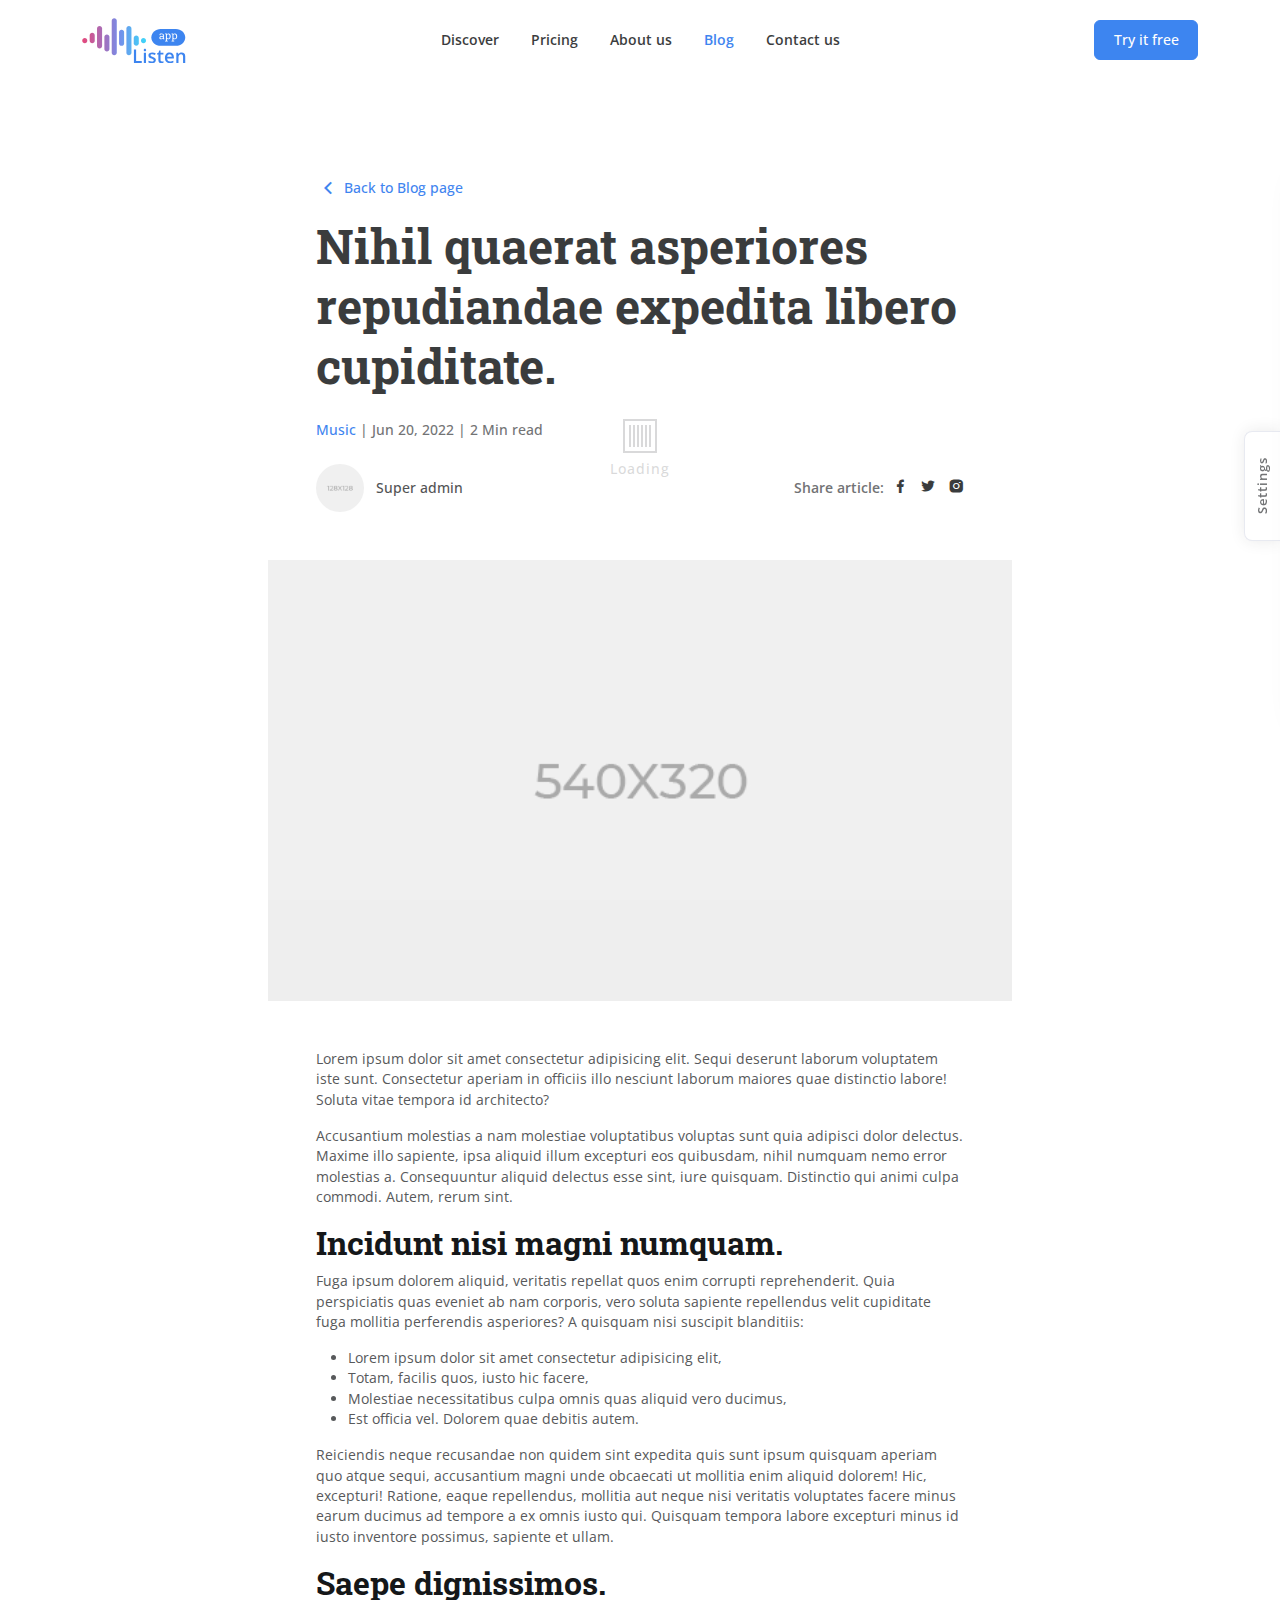
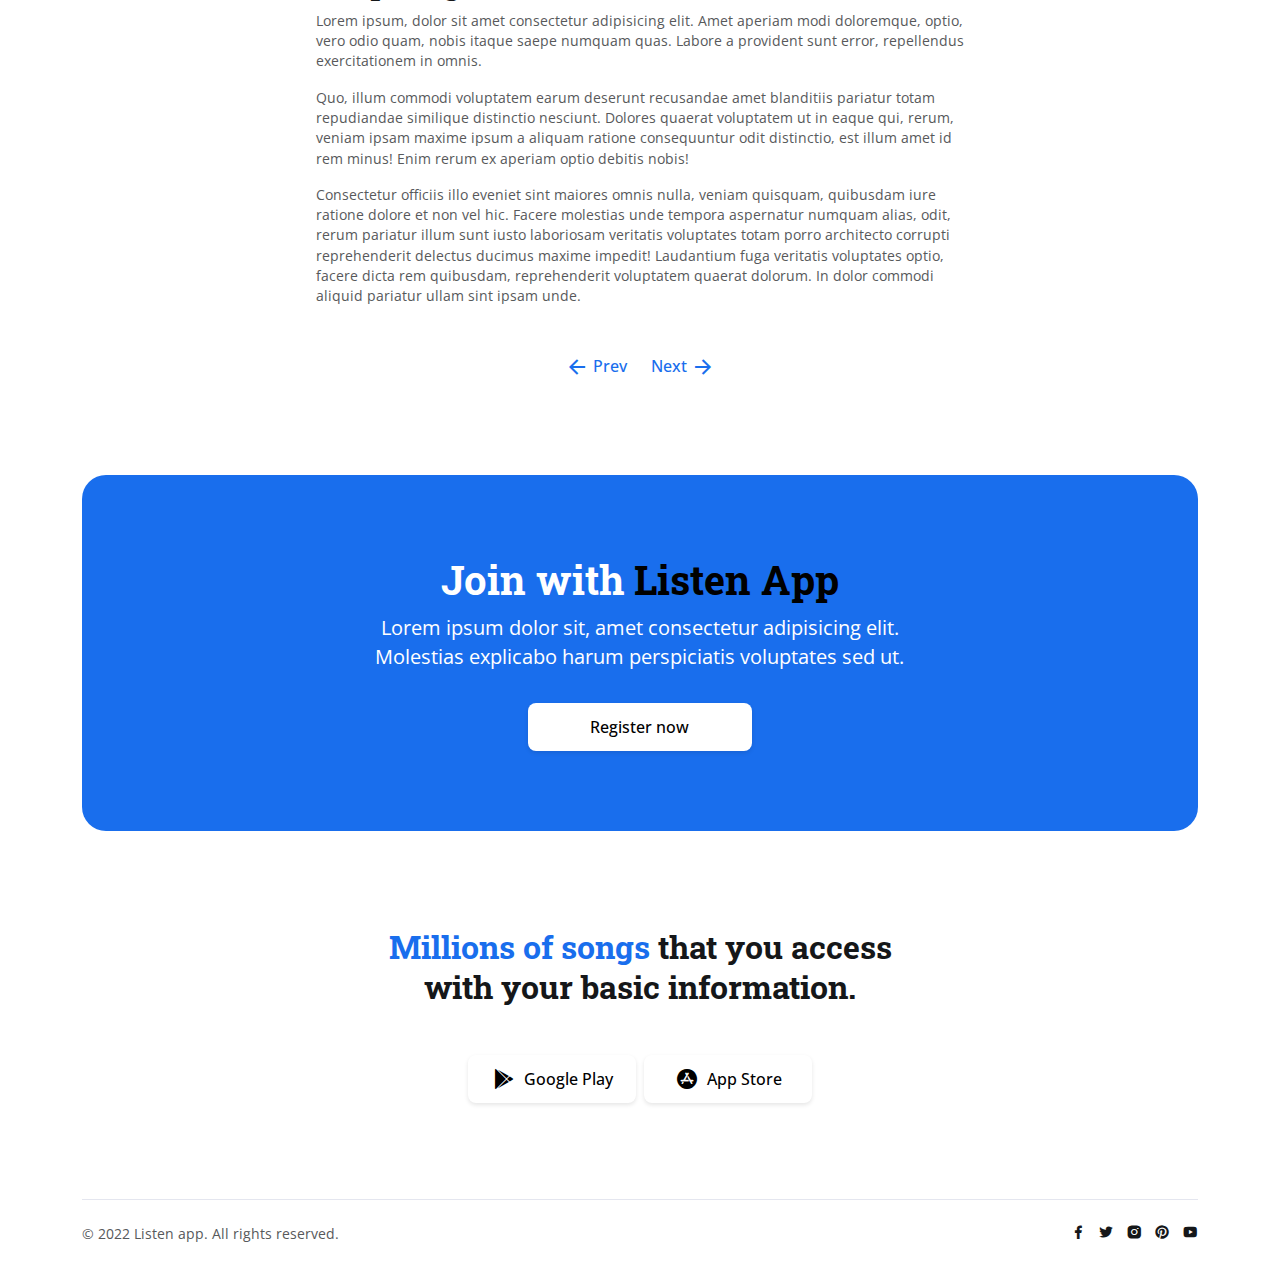
<file: blog-details.html>
<!DOCTYPE html>
<html lang="en">
<head>
    <!-- Meta Tag -->
    <meta charset="utf-8">
    <meta http-equiv="X-UA-Compatible" content="IE=edge">
    <meta name="viewport" content="width=device-width, initial-scale=1">

    <!-- Seo Meta -->
    <meta name="description" content="Listen App - Online Music Streaming App Template">
    <meta name="keywords" content="music template, music app, music web app, responsive music app, music, themeforest, html music app template, css3, html5">

    <title>Listen App - Online Music Streaming App</title>

    <!-- Favicon -->
    <link href="images/logos/favicon.png" rel="icon"/>

    <!-- IOS Touch Icons -->
    <link rel="apple-touch-icon" href="images/logos/touch-icon-iphone.png">
    <link rel="apple-touch-icon" sizes="152x152" href="images/logos/touch-icon-ipad.png">
    <link rel="apple-touch-icon" sizes="180x180" href="images/logos/touch-icon-iphone-retina.png">
    <link rel="apple-touch-icon" sizes="167x167" href="images/logos/touch-icon-ipad-retina.png">

    <!-- Styles -->
    <link href="css/plugins.bundle.css" rel="stylesheet" type="text/css"/>
    <link href="css/styles.bundle.css" rel="stylesheet" type="text/css"/>

    <!-- Google fonts -->
    <link rel="preconnect" href="https://fonts.googleapis.com">
    <link rel="preconnect" href="https://fonts.gstatic.com" crossorigin>
    <link href="https://fonts.googleapis.com/css2?family=Open+Sans:wght@300;400;500;600;700;800&display=swap" rel="stylesheet">
    <link href="https://fonts.googleapis.com/css2?family=Roboto+Slab:wght@100;200;300;400;500;600;700;800;900&display=swap" rel="stylesheet">

    <!--[if lt IE 9]>
    <script src="https://oss.maxcdn.com/html5shiv/3.7.2/html5shiv.min.js"></script>
    <script src="https://oss.maxcdn.com/respond/1.4.2/respond.min.js"></script>
    <![endif]-->

</head>
<body>
    
    <!-- Start:: loader [[ Find at scss/framework/loader.scss ]] -->
    <div id="loader">
        <div class="loader">
            <div class="loader__eq mx-auto">
                <span></span>
                <span></span>
                <span></span>
                <span></span>
                <span></span>
                <span></span>
            </div>
            <span class="loader__text mt-2">Loading</span>
        </div>
    </div>
    <!-- End:: loader -->

    <!-- Start:: wrapper [[ Find at scss/framework/wrapper.scss ]] -->
    <div id="wrapper">

        <!-- Start:: header [[ Find at scss/framework/header.scss ]] -->
        <header id="main_header">
            <div class="container">
                <nav class="navbar navbar-expand-lg">
                    <a href="index.html" class="brand external">
                        <img src="images/logos/logo.svg" alt="Listen app">
                    </a>
                    <div class="d-flex align-items-center navbar-ex">
                        <a class="btn btn-primary external" href="register.html">Try it free</a>
                        <button class="navbar-toggler ms-3 ms-sm-4" type="button" data-bs-toggle="collapse" data-bs-target="#navbarSupportedContent" aria-controls="navbarSupportedContent" aria-expanded="false" aria-label="Toggle navigation">
                            <i class="ri-menu-3-fill"></i>
                        </button>
                    </div>
                    <div class="collapse navbar-collapse" id="navbarSupportedContent">
                        <ul class="navbar-nav mt-4 mt-lg-0 mx-auto fw-semi-bold">
                            <li class="nav-item">
                                <a class="nav-link external" href="home.html">Discover</a>
                            </li>
                            <li class="nav-item">
                                <a class="nav-link external" href="index.html#pricing">Pricing</a>
                            </li>
                            <li class="nav-item">
                                <a class="nav-link external" href="about.html">About us</a>
                            </li>
                            <li class="nav-item">
                                <a class="nav-link external active" href="blog.html">Blog</a>
                            </li>
                            <li class="nav-item">
                                <a class="nav-link external" href="contact.html">Contact us</a>
                            </li>
                        </ul>
                    </div>
                </nav>
            </div>
        </header>
        <!-- End:: header -->

        <!-- Start:: main section [[ Find at scss/framework/section.scss ]] -->
        <div class="main-section">
            <div class="container">
                <div class="col-xl-8 col-lg-10 mx-auto">
                    <div class="px-md-5 px-sm-4 mb-5">
                        <a href="blog.html" class="d-inline-flex align-items-center mb-3">
                            <i class="ri-arrow-left-s-line"></i>
                            <span class="ps-1 fw-medium">Back to Blog page</span>
                        </a>
                        <h1 class="mb-4">Nihil quaerat asperiores repudiandae expedita libero cupiditate.</h1>
                        <p class="fw-medium mb-4"><a href="#">Music</a> | Jun 20, 2022 | 2 Min read</p>
                        <div class="d-sm-flex align-items-center justify-content-between">
                            <div class="avatar avatar--lg mb-4 mb-sm-0">
                                <div class="avatar__image">
                                    <img src="images/users/thumb.jpg" alt="user">
                                </div>
                                <div class="avatar__content">
                                    <span class="avatar__title">Super admin</span>
                                </div>
                            </div>
                            <div class="d-flex align-items-center">
                                <span class="fw-semi-bold">Share article:</span>
                                <ul class="social ms-2">
                                    <li>
                                        <a href="#">
                                            <i class="ri-facebook-fill fs-6"></i>
                                        </a>
                                    </li>
                                    <li>
                                        <a href="#">
                                            <i class="ri-twitter-fill fs-6"></i>
                                        </a>
                                    </li>
                                    <li>
                                        <a href="#">
                                            <i class="ri-instagram-fill fs-6"></i>
                                        </a>
                                    </li>
                                </ul>
                            </div>
                        </div>
                    </div>
                    <div class="blog-hero">
                        <img src="images/background/horizontal/3.jpg" class="img-fluid w-100" alt="Blog cover">
                    </div>
                    <div class="px-md-5 px-sm-4 mt-5">
                        <p>Lorem ipsum dolor sit amet consectetur adipisicing elit. Sequi deserunt laborum voluptatem iste sunt. Consectetur aperiam in officiis illo nesciunt laborum maiores quae distinctio labore! Soluta vitae tempora id architecto?</p>
                        <p>Accusantium molestias a nam molestiae voluptatibus voluptas sunt quia adipisci dolor delectus. Maxime illo sapiente, ipsa aliquid illum excepturi eos quibusdam, nihil numquam nemo error molestias a. Consequuntur aliquid delectus esse sint, iure quisquam. Distinctio qui animi culpa commodi. Autem, rerum sint.</p>
                        <h3>Incidunt nisi magni numquam.</h3>
                        <p>Fuga ipsum dolorem aliquid, veritatis repellat quos enim corrupti reprehenderit. Quia perspiciatis quas eveniet ab nam corporis, vero soluta sapiente repellendus velit cupiditate fuga mollitia perferendis asperiores? A quisquam nisi suscipit blanditiis:</p>
                        <ul>
                            <li>Lorem ipsum dolor sit amet consectetur adipisicing elit,</li>
                            <li>Totam, facilis quos, iusto hic facere,</li>
                            <li>Molestiae necessitatibus culpa omnis quas aliquid vero ducimus,</li>
                            <li>Est officia vel. Dolorem quae debitis autem.</li>
                        </ul>
                        <p>Reiciendis neque recusandae non quidem sint expedita quis sunt ipsum quisquam aperiam quo atque sequi, accusantium magni unde obcaecati ut mollitia enim aliquid dolorem! Hic, excepturi! Ratione, eaque repellendus, mollitia aut neque nisi veritatis voluptates facere minus earum ducimus ad tempore a ex omnis iusto qui. Quisquam tempora labore excepturi minus id iusto inventore possimus, sapiente et ullam.</p>
                        <h3>Saepe dignissimos.</h3>
                        <p>Lorem ipsum, dolor sit amet consectetur adipisicing elit. Amet aperiam modi doloremque, optio, vero odio quam, nobis itaque saepe numquam quas. Labore a provident sunt error, repellendus exercitationem in omnis.</p>
                        <p>Quo, illum commodi voluptatem earum deserunt recusandae amet blanditiis pariatur totam repudiandae similique distinctio nesciunt. Dolores quaerat voluptatem ut in eaque qui, rerum, veniam ipsam maxime ipsum a aliquam ratione consequuntur odit distinctio, est illum amet id rem minus! Enim rerum ex aperiam optio debitis nobis!</p>
                        <p>Consectetur officiis illo eveniet sint maiores omnis nulla, veniam quisquam, quibusdam iure ratione dolore et non vel hic. Facere molestias unde tempora aspernatur numquam alias, odit, rerum pariatur illum sunt iusto laboriosam veritatis voluptates totam porro architecto corrupti reprehenderit delectus ducimus maxime impedit! Laudantium fuga veritatis voluptates optio, facere dicta rem quibusdam, reprehenderit voluptatem quaerat dolorum. In dolor commodi aliquid pariatur ullam sint ipsam unde.</p>
                    </div>
                    <div class="d-flex align-items-center justify-content-center mt-5 fs-6">
                        <a href="#" class="d-inline-flex align-items-center me-4">
                            <i class="ri-arrow-left-line"></i>
                            <span class="ps-1 fw-medium">Prev</span>
                        </a>
                        <a href="#" class="d-inline-flex align-items-center">
                            <span class="pe-1 fw-medium">Next</span>
                            <i class="ri-arrow-right-line"></i>
                        </a>
                    </div>
                </div>
            </div>
        </div>
        <!-- End:: main section -->

        <div class="container">
            <!-- Start:: newsletter [[ Find at scss/base/core.scss ]] -->
            <div class="newsletter text-white">
                <div class="col-xl-7 col-lg-10 fs-5 mx-auto text-center">
                    <h2 class="text-white">Join with <span class="newsletter__title-text">Listen App</span></h2>
                    <p>Lorem ipsum dolor sit, amet consectetur adipisicing elit. Molestias explicabo harum perspiciatis voluptates sed ut.</p>
                    <a href="register.html" class="btn btn-lg btn-default external mt-3">Register now</a>
                </div>
            </div>
            <!-- End:: newsletter -->
        </div>

        <!-- Start:: footer [[ Find at scss/framework/footer.scss ]] -->
        <footer id="main_footer">
            <div class="container">
                <div class="col-xl-6 col-lg-8 col-md-10 mx-auto text-center">
                    <h3 class="mb-5"><span class="text-primary">Millions of songs</span> that you access with your basic information.</h3>
                    <div class="app-btn-group">
                        <a href="#" class="btn btn-lg btn-default">
                            <div class="btn__wrap">
                                <i class="ri-google-play-fill"></i>
                                <span class="ms-2">Google Play</span>
                            </div>
                        </a>
                        <a href="#" class="btn btn-lg btn-default">
                            <div class="btn__wrap">
                                <i class="ri-app-store-fill"></i>
                                <span class="ms-2">App Store</span>
                            </div>
                        </a>
                    </div>
                </div>
                <div class="last-footer py-4">
                    <span>&copy; 2022 Listen app. All rights reserved.</span>
                    <ul class="social">
                        <li>
                            <a href="#">
                                <i class="ri-facebook-fill fs-6"></i>
                            </a>
                        </li>
                        <li>
                            <a href="#">
                                <i class="ri-twitter-fill fs-6"></i>
                            </a>
                        </li>
                        <li>
                            <a href="#">
                                <i class="ri-instagram-fill fs-6"></i>
                            </a>
                        </li>
                        <li>
                            <a href="#">
                                <i class="ri-pinterest-fill fs-6"></i>
                            </a>
                        </li>
                        <li>
                            <a href="#">
                                <i class="ri-youtube-fill fs-6"></i>
                            </a>
                        </li>
                    </ul>
                </div>
            </div>
        </footer>
        <!-- End:: footer -->

    </div>
    <!-- End:: wrapper -->


    <!-- Scripts -->
    <script src="js/plugins.bundle.js"></script>
    <script src="js/scripts.bundle.js"></script>

</body>
</html>
</file>
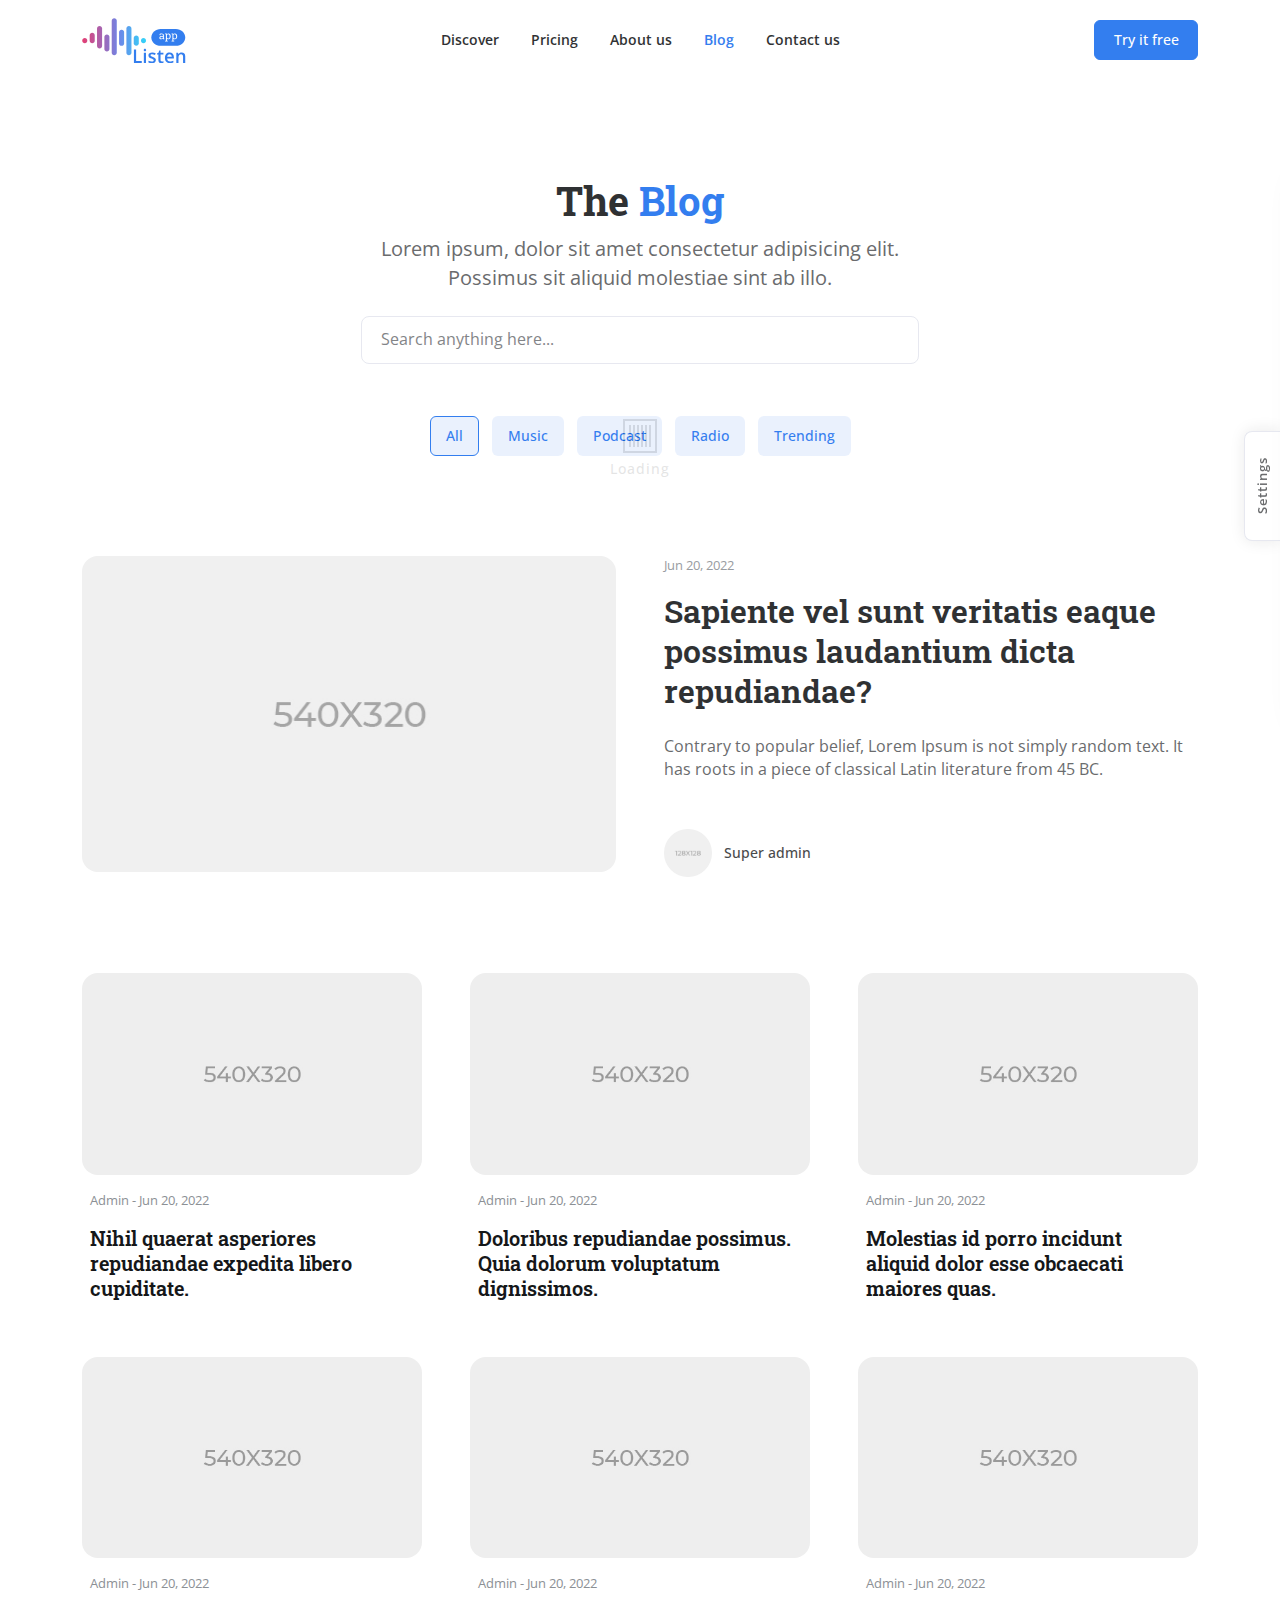
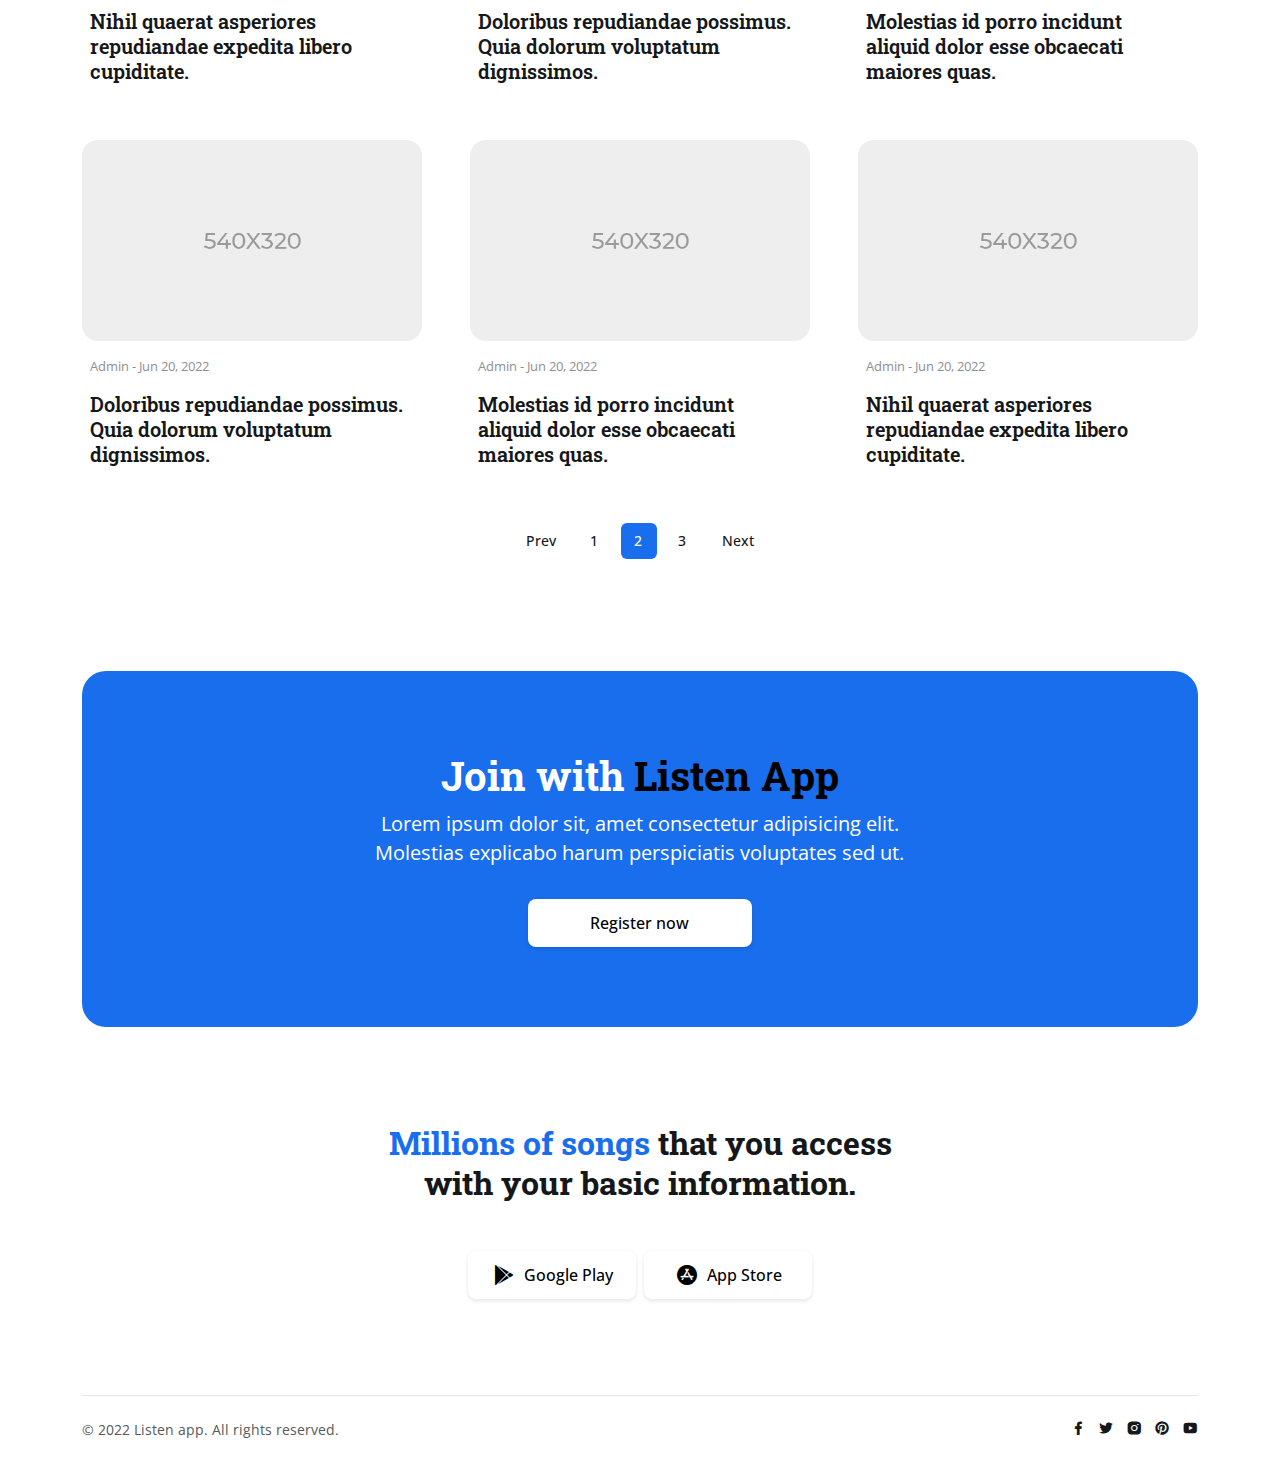
<file: blog.html>
<!DOCTYPE html>
<html lang="en">
<head>
    <!-- Meta Tag -->
    <meta charset="utf-8">
    <meta http-equiv="X-UA-Compatible" content="IE=edge">
    <meta name="viewport" content="width=device-width, initial-scale=1">

    <!-- Seo Meta -->
    <meta name="description" content="Listen App - Online Music Streaming App Template">
    <meta name="keywords" content="music template, music app, music web app, responsive music app, music, themeforest, html music app template, css3, html5">

    <title>Listen App - Online Music Streaming App</title>

    <!-- Favicon -->
    <link href="images/logos/favicon.png" rel="icon"/>

    <!-- IOS Touch Icons -->
    <link rel="apple-touch-icon" href="images/logos/touch-icon-iphone.png">
    <link rel="apple-touch-icon" sizes="152x152" href="images/logos/touch-icon-ipad.png">
    <link rel="apple-touch-icon" sizes="180x180" href="images/logos/touch-icon-iphone-retina.png">
    <link rel="apple-touch-icon" sizes="167x167" href="images/logos/touch-icon-ipad-retina.png">

    <!-- Styles -->
    <link href="css/plugins.bundle.css" rel="stylesheet" type="text/css"/>
    <link href="css/styles.bundle.css" rel="stylesheet" type="text/css"/>

    <!-- Google fonts -->
    <link rel="preconnect" href="https://fonts.googleapis.com">
    <link rel="preconnect" href="https://fonts.gstatic.com" crossorigin>
    <link href="https://fonts.googleapis.com/css2?family=Open+Sans:wght@300;400;500;600;700;800&display=swap" rel="stylesheet">
    <link href="https://fonts.googleapis.com/css2?family=Roboto+Slab:wght@100;200;300;400;500;600;700;800;900&display=swap" rel="stylesheet">

    <!--[if lt IE 9]>
    <script src="https://oss.maxcdn.com/html5shiv/3.7.2/html5shiv.min.js"></script>
    <script src="https://oss.maxcdn.com/respond/1.4.2/respond.min.js"></script>
    <![endif]-->

</head>
<body>
    
    <!-- Start:: loader [[ Find at scss/framework/loader.scss ]] -->
    <div id="loader">
        <div class="loader">
            <div class="loader__eq mx-auto">
                <span></span>
                <span></span>
                <span></span>
                <span></span>
                <span></span>
                <span></span>
            </div>
            <span class="loader__text mt-2">Loading</span>
        </div>
    </div>
    <!-- End:: loader -->

    <!-- Start:: wrapper [[ Find at scss/framework/wrapper.scss ]] -->
    <div id="wrapper">

        <!-- Start:: header [[ Find at scss/framework/header.scss ]] -->
        <header id="main_header">
            <div class="container">
                <nav class="navbar navbar-expand-lg">
                    <a href="index.html" class="brand external">
                        <img src="images/logos/logo.svg" alt="Listen app">
                    </a>
                    <div class="d-flex align-items-center navbar-ex">
                        <a class="btn btn-primary external" href="register.html">Try it free</a>
                        <button class="navbar-toggler ms-3 ms-sm-4" type="button" data-bs-toggle="collapse" data-bs-target="#navbarSupportedContent" aria-controls="navbarSupportedContent" aria-expanded="false" aria-label="Toggle navigation">
                            <i class="ri-menu-3-fill"></i>
                        </button>
                    </div>
                    <div class="collapse navbar-collapse" id="navbarSupportedContent">
                        <ul class="navbar-nav mt-4 mt-lg-0 mx-auto fw-semi-bold">
                            <li class="nav-item">
                                <a class="nav-link external" href="home.html">Discover</a>
                            </li>
                            <li class="nav-item">
                                <a class="nav-link external" href="index.html#pricing">Pricing</a>
                            </li>
                            <li class="nav-item">
                                <a class="nav-link external" href="about.html">About us</a>
                            </li>
                            <li class="nav-item">
                                <a class="nav-link external active" href="blog.html">Blog</a>
                            </li>
                            <li class="nav-item">
                                <a class="nav-link external" href="contact.html">Contact us</a>
                            </li>
                        </ul>
                    </div>
                </nav>
            </div>
        </header>
        <!-- End:: header -->

        <!-- Start:: main section [[ Find at scss/framework/section.scss ]] -->
        <div class="main-section pb-0">
            <div class="container">
                <div class="col-xl-6 col-lg-8 mx-auto text-center fs-5">
                    <h2>The <span class="text-primary">Blog</span></h2>
                    <p>Lorem ipsum, dolor sit amet consectetur adipisicing elit. Possimus sit aliquid molestiae sint ab illo.</p>
                    <div class="mt-4">
                        <input type="text" placeholder="Search anything here..." id="search_input" class="form-control form-control-lg">
                    </div>
                    <div class="mt-5">
                        <a href="#" class="btn btn-light-primary active m-1">All</a>
                        <a href="#" class="btn btn-light-primary m-1">Music</a>
                        <a href="#" class="btn btn-light-primary m-1">Podcast</a>
                        <a href="#" class="btn btn-light-primary m-1">Radio</a>
                        <a href="#" class="btn btn-light-primary m-1">Trending</a>
                    </div>
                </div>
            </div>
        </div>
        <!-- End:: main section -->

        <!-- Start:: main section [[ Find at scss/framework/section.scss ]] -->
        <div class="main-section">
            <div class="container">
                <!-- Start:: cover [[ Find at scss/components/cover.scss ]] -->
                <div class="row g-4 g-lg-5 cover cover--round">
                    <div class="col-lg-6">
                        <a href="blog-details.html" class="cover__image">
                            <img src="images/background/horizontal/1.jpg" class="img-fluid" alt="">
                        </a>
                    </div>
                    <div class="col-lg-6">
                        <div class="fs-6">
                            <span class="cover__subtitle fw-medium mb-3">Jun 20, 2022</span>
                            <h3 class="mb-4">
                                <a href="blog-details.html" class="cover__title">Sapiente vel sunt veritatis eaque possimus laudantium dicta repudiandae?</a>
                            </h3>
                            <p>Contrary to popular belief, Lorem Ipsum is not simply random text. It has roots in a piece of classical Latin literature from 45 BC.</p>
                        </div>
                        <div class="avatar avatar--lg mt-5">
                            <div class="avatar__image">
                                <img src="images/users/thumb.jpg" alt="user">
                            </div>
                            <div class="avatar__content">
                                <span class="avatar__title">Super admin</span>
                            </div>
                        </div>
                    </div>
                </div>
                <!-- End:: cover -->
                <div class="row g-5 mt-5">
                    <div class="col-lg-4 col-sm-6">
                        <!-- Start:: cover [[ Find at scss/components/cover.scss ]] -->
                        <div class="cover cover--round">
                            <a href="blog-details.html" class="cover__image">
                                <img src="images/background/horizontal/2.jpg" alt="Blog cover">
                            </a>
                            <div class="cover__foot mt-3 px-2">
                                <span class="cover__subtitle fw-medium mb-3">Admin - Jun 20, 2022</span>
                                <h5>
                                    <a href="blog-details.html" class="cover__title">Nihil quaerat asperiores repudiandae expedita libero cupiditate.</a>
                                </h5>
                            </div>
                        </div>
                        <!-- End:: cover -->
                    </div>
                    <div class="col-lg-4 col-sm-6">
                        <!-- Start:: cover [[ Find at scss/components/cover.scss ]] -->
                        <div class="cover cover--round">
                            <a href="blog-details.html" class="cover__image">
                                <img src="images/background/horizontal/3.jpg" alt="Blog cover">
                            </a>
                            <div class="cover__foot mt-3 px-2">
                                <span class="cover__subtitle fw-medium mb-3">Admin - Jun 20, 2022</span>
                                <h5>
                                    <a href="blog-details.html" class="cover__title">Doloribus repudiandae possimus. Quia dolorum voluptatum dignissimos.</a>
                                </h5>
                            </div>
                        </div>
                        <!-- End:: cover -->
                    </div>
                    <div class="col-lg-4 col-sm-6">
                        <!-- Start:: cover [[ Find at scss/components/cover.scss ]] -->
                        <div class="cover cover--round">
                            <a href="blog-details.html" class="cover__image">
                                <img src="images/background/horizontal/4.jpg" alt="Blog cover">
                            </a>
                            <div class="cover__foot mt-3 px-2">
                                <span class="cover__subtitle fw-medium mb-3">Admin - Jun 20, 2022</span>
                                <h5>
                                    <a href="blog-details.html" class="cover__title">Molestias id porro incidunt aliquid dolor esse obcaecati maiores quas.</a>
                                </h5>
                            </div>
                        </div>
                        <!-- End:: cover -->
                    </div>
                    <div class="col-lg-4 col-sm-6">
                        <!-- Start:: cover [[ Find at scss/components/cover.scss ]] -->
                        <div class="cover cover--round">
                            <a href="blog-details.html" class="cover__image">
                                <img src="images/background/horizontal/6.jpg" alt="Blog cover">
                            </a>
                            <div class="cover__foot mt-3 px-2">
                                <span class="cover__subtitle fw-medium mb-3">Admin - Jun 20, 2022</span>
                                <h5>
                                    <a href="blog-details.html" class="cover__title">Nihil quaerat asperiores repudiandae expedita libero cupiditate.</a>
                                </h5>
                            </div>
                        </div>
                        <!-- End:: cover -->
                    </div>
                    <div class="col-lg-4 col-sm-6">
                        <!-- Start:: cover [[ Find at scss/components/cover.scss ]] -->
                        <div class="cover cover--round">
                            <a href="blog-details.html" class="cover__image">
                                <img src="images/background/horizontal/1.jpg" alt="Blog cover">
                            </a>
                            <div class="cover__foot mt-3 px-2">
                                <span class="cover__subtitle fw-medium mb-3">Admin - Jun 20, 2022</span>
                                <h5>
                                    <a href="blog-details.html" class="cover__title">Doloribus repudiandae possimus. Quia dolorum voluptatum dignissimos.</a>
                                </h5>
                            </div>
                        </div>
                        <!-- End:: cover -->
                    </div>
                    <div class="col-lg-4 col-sm-6">
                        <!-- Start:: cover [[ Find at scss/components/cover.scss ]] -->
                        <div class="cover cover--round">
                            <a href="blog-details.html" class="cover__image">
                                <img src="images/background/horizontal/2.jpg" alt="Blog cover">
                            </a>
                            <div class="cover__foot mt-3 px-2">
                                <span class="cover__subtitle fw-medium mb-3">Admin - Jun 20, 2022</span>
                                <h5>
                                    <a href="blog-details.html" class="cover__title">Molestias id porro incidunt aliquid dolor esse obcaecati maiores quas.</a>
                                </h5>
                            </div>
                        </div>
                        <!-- End:: cover -->
                    </div>
                    <div class="col-lg-4 col-sm-6">
                        <!-- Start:: cover [[ Find at scss/components/cover.scss ]] -->
                        <div class="cover cover--round">
                            <a href="blog-details.html" class="cover__image">
                                <img src="images/background/horizontal/3.jpg" alt="Blog cover">
                            </a>
                            <div class="cover__foot mt-3 px-2">
                                <span class="cover__subtitle fw-medium mb-3">Admin - Jun 20, 2022</span>
                                <h5>
                                    <a href="blog-details.html" class="cover__title">Doloribus repudiandae possimus. Quia dolorum voluptatum dignissimos.</a>
                                </h5>
                            </div>
                        </div>
                        <!-- End:: cover -->
                    </div>
                    <div class="col-lg-4 col-sm-6">
                        <!-- Start:: cover [[ Find at scss/components/cover.scss ]] -->
                        <div class="cover cover--round">
                            <a href="blog-details.html" class="cover__image">
                                <img src="images/background/horizontal/4.jpg" alt="Blog cover">
                            </a>
                            <div class="cover__foot mt-3 px-2">
                                <span class="cover__subtitle fw-medium mb-3">Admin - Jun 20, 2022</span>
                                <h5>
                                    <a href="blog-details.html" class="cover__title">Molestias id porro incidunt aliquid dolor esse obcaecati maiores quas.</a>
                                </h5>
                            </div>
                        </div>
                        <!-- End:: cover -->
                    </div>
                    <div class="col-lg-4 col-sm-6">
                        <!-- Start:: cover [[ Find at scss/components/cover.scss ]] -->
                        <div class="cover cover--round">
                            <a href="blog-details.html" class="cover__image">
                                <img src="images/background/horizontal/6.jpg" alt="Blog cover">
                            </a>
                            <div class="cover__foot mt-3 px-2">
                                <span class="cover__subtitle fw-medium mb-3">Admin - Jun 20, 2022</span>
                                <h5>
                                    <a href="blog-details.html" class="cover__title">Nihil quaerat asperiores repudiandae expedita libero cupiditate.</a>
                                </h5>
                            </div>
                        </div>
                        <!-- End:: cover -->
                    </div>
                </div>
                <nav class="mt-5" aria-label="Page navigation example">
                    <ul class="pagination justify-content-center fw-medium">
                        <li class="page-item">
                            <a class="page-link" href="#">Prev</a>
                        </li>
                        <li class="page-item"><a class="page-link" href="#">1</a></li>
                        <li class="page-item active"><a class="page-link" href="#">2</a></li>
                        <li class="page-item"><a class="page-link" href="#">3</a></li>
                        <li class="page-item">
                            <a class="page-link" href="#">Next</a>
                        </li>
                    </ul>
                </nav>
            </div>
        </div>
        <!-- End:: main section -->

        <div class="container">
            <!-- Start:: newsletter [[ Find at scss/base/core.scss ]] -->
            <div class="newsletter text-white">
                <div class="col-xl-7 col-lg-10 fs-5 mx-auto text-center">
                    <h2 class="text-white">Join with <span class="newsletter__title-text">Listen App</span></h2>
                    <p>Lorem ipsum dolor sit, amet consectetur adipisicing elit. Molestias explicabo harum perspiciatis voluptates sed ut.</p>
                    <a href="register.html" class="btn btn-lg btn-default external mt-3">Register now</a>
                </div>
            </div>
            <!-- End:: newsletter -->
        </div>

        <!-- Start:: footer [[ Find at scss/framework/footer.scss ]] -->
        <footer id="main_footer">
            <div class="container">
                <div class="col-xl-6 col-lg-8 col-md-10 mx-auto text-center">
                    <h3 class="mb-5"><span class="text-primary">Millions of songs</span> that you access with your basic information.</h3>
                    <div class="app-btn-group">
                        <a href="#" class="btn btn-lg btn-default">
                            <div class="btn__wrap">
                                <i class="ri-google-play-fill"></i>
                                <span class="ms-2">Google Play</span>
                            </div>
                        </a>
                        <a href="#" class="btn btn-lg btn-default">
                            <div class="btn__wrap">
                                <i class="ri-app-store-fill"></i>
                                <span class="ms-2">App Store</span>
                            </div>
                        </a>
                    </div>
                </div>
                <div class="last-footer py-4">
                    <span>&copy; 2022 Listen app. All rights reserved.</span>
                    <ul class="social">
                        <li>
                            <a href="#">
                                <i class="ri-facebook-fill fs-6"></i>
                            </a>
                        </li>
                        <li>
                            <a href="#">
                                <i class="ri-twitter-fill fs-6"></i>
                            </a>
                        </li>
                        <li>
                            <a href="#">
                                <i class="ri-instagram-fill fs-6"></i>
                            </a>
                        </li>
                        <li>
                            <a href="#">
                                <i class="ri-pinterest-fill fs-6"></i>
                            </a>
                        </li>
                        <li>
                            <a href="#">
                                <i class="ri-youtube-fill fs-6"></i>
                            </a>
                        </li>
                    </ul>
                </div>
            </div>
        </footer>
        <!-- End:: footer -->

    </div>
    <!-- End:: wrapper -->


    <!-- Scripts -->
    <script src="js/plugins.bundle.js"></script>
    <script src="js/scripts.bundle.js"></script>

</body>
</html>
</file>
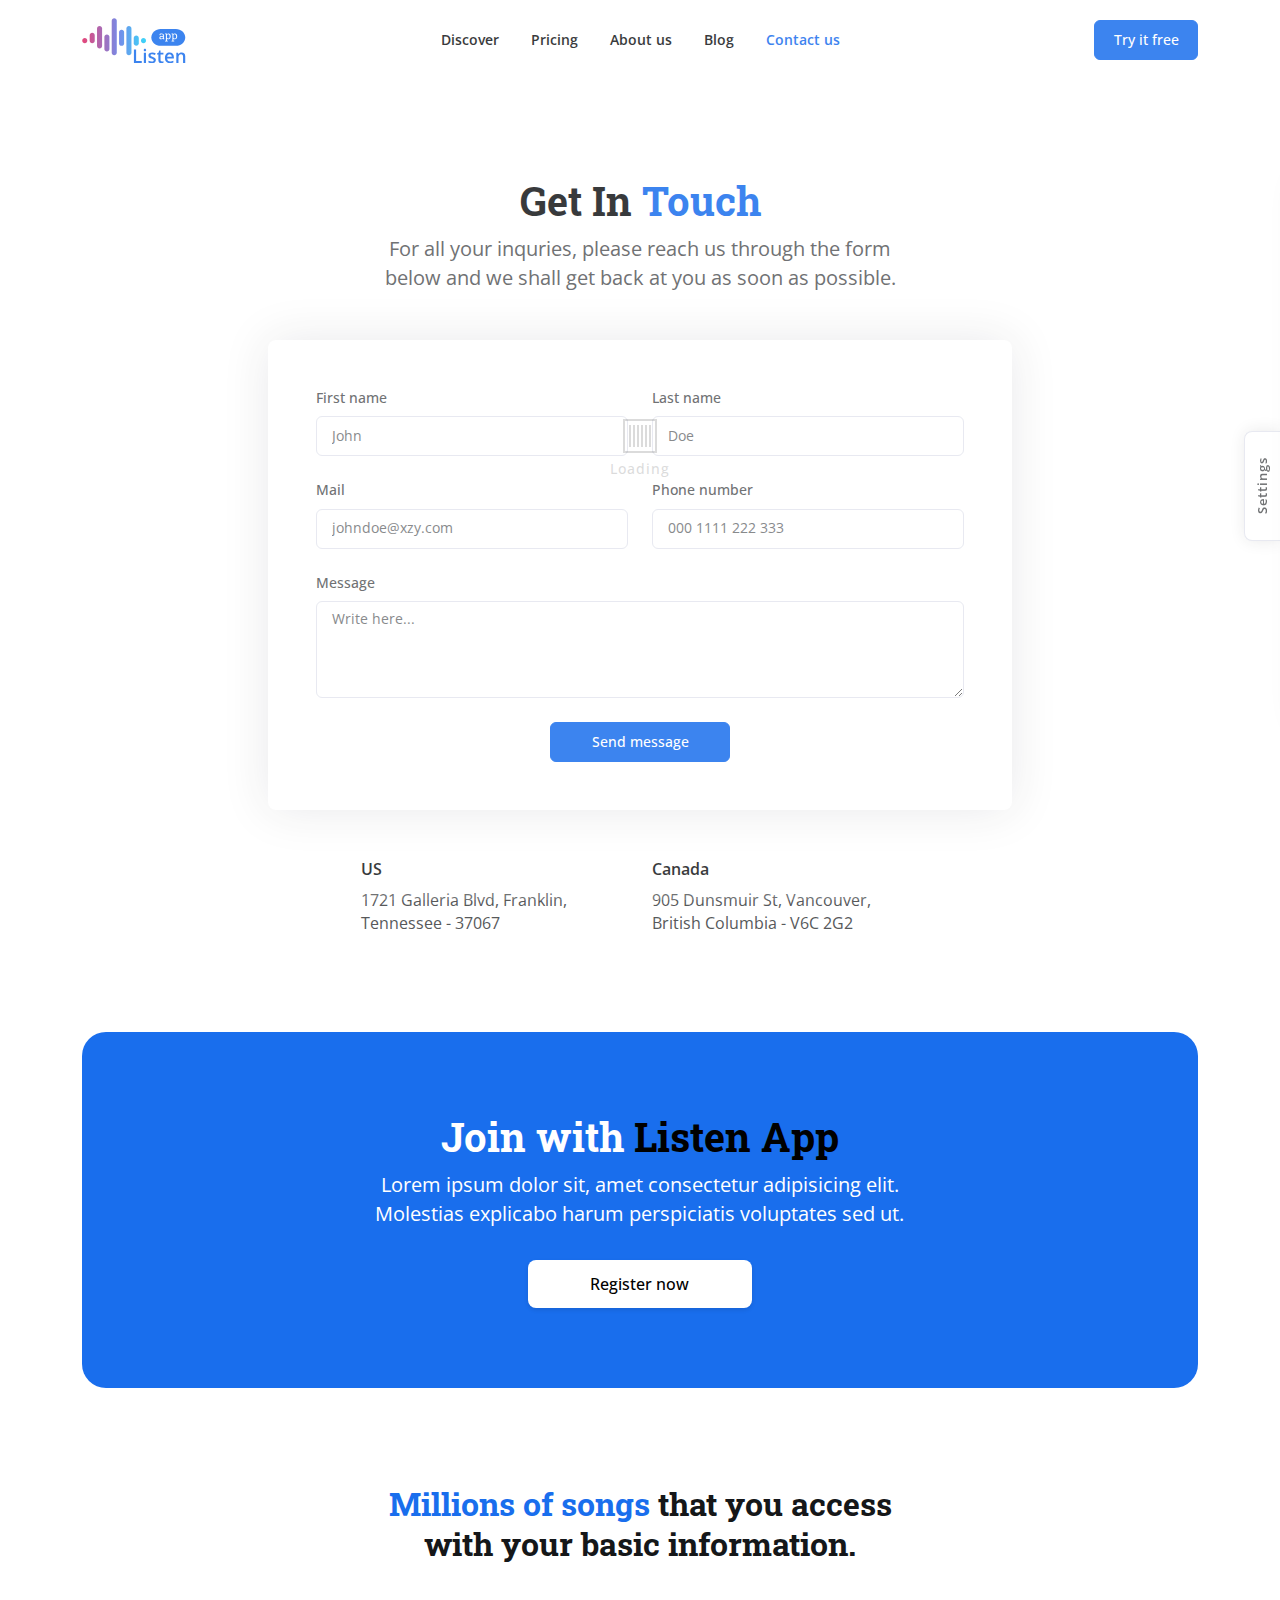
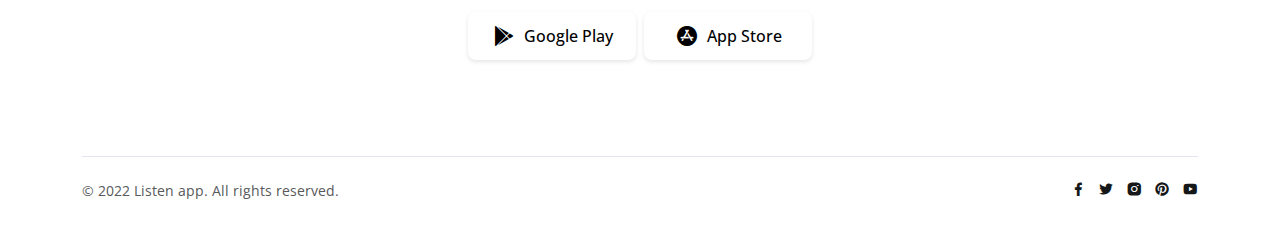
<file: contact.html>
<!DOCTYPE html>
<html lang="en">
<head>
    <!-- Meta Tag -->
    <meta charset="utf-8">
    <meta http-equiv="X-UA-Compatible" content="IE=edge">
    <meta name="viewport" content="width=device-width, initial-scale=1">

    <!-- Seo Meta -->
    <meta name="description" content="Listen App - Online Music Streaming App Template">
    <meta name="keywords" content="music template, music app, music web app, responsive music app, music, themeforest, html music app template, css3, html5">

    <title>Listen App - Online Music Streaming App</title>

    <!-- Favicon -->
    <link href="images/logos/favicon.png" rel="icon"/>

    <!-- IOS Touch Icons -->
    <link rel="apple-touch-icon" href="images/logos/touch-icon-iphone.png">
    <link rel="apple-touch-icon" sizes="152x152" href="images/logos/touch-icon-ipad.png">
    <link rel="apple-touch-icon" sizes="180x180" href="images/logos/touch-icon-iphone-retina.png">
    <link rel="apple-touch-icon" sizes="167x167" href="images/logos/touch-icon-ipad-retina.png">

    <!-- Styles -->
    <link href="css/plugins.bundle.css" rel="stylesheet" type="text/css"/>
    <link href="css/styles.bundle.css" rel="stylesheet" type="text/css"/>

    <!-- Google fonts -->
    <link rel="preconnect" href="https://fonts.googleapis.com">
    <link rel="preconnect" href="https://fonts.gstatic.com" crossorigin>
    <link href="https://fonts.googleapis.com/css2?family=Open+Sans:wght@300;400;500;600;700;800&display=swap" rel="stylesheet">
    <link href="https://fonts.googleapis.com/css2?family=Roboto+Slab:wght@100;200;300;400;500;600;700;800;900&display=swap" rel="stylesheet">

    <!--[if lt IE 9]>
    <script src="https://oss.maxcdn.com/html5shiv/3.7.2/html5shiv.min.js"></script>
    <script src="https://oss.maxcdn.com/respond/1.4.2/respond.min.js"></script>
    <![endif]-->

</head>
<body>
    
    <!-- Start:: loader [[ Find at scss/framework/loader.scss ]] -->
    <div id="loader">
        <div class="loader">
            <div class="loader__eq mx-auto">
                <span></span>
                <span></span>
                <span></span>
                <span></span>
                <span></span>
                <span></span>
            </div>
            <span class="loader__text mt-2">Loading</span>
        </div>
    </div>
    <!-- End:: loader -->

    <!-- Start:: wrapper [[ Find at scss/framework/wrapper.scss ]] -->
    <div id="wrapper">

        <!-- Start:: header [[ Find at scss/framework/header.scss ]] -->
        <header id="main_header">
            <div class="container">
                <nav class="navbar navbar-expand-lg">
                    <a href="index.html" class="brand external">
                        <img src="images/logos/logo.svg" alt="Listen app">
                    </a>
                    <div class="d-flex align-items-center navbar-ex">
                        <a class="btn btn-primary external" href="register.html">Try it free</a>
                        <button class="navbar-toggler ms-3 ms-sm-4" type="button" data-bs-toggle="collapse" data-bs-target="#navbarSupportedContent" aria-controls="navbarSupportedContent" aria-expanded="false" aria-label="Toggle navigation">
                            <i class="ri-menu-3-fill"></i>
                        </button>
                    </div>
                    <div class="collapse navbar-collapse" id="navbarSupportedContent">
                        <ul class="navbar-nav mt-4 mt-lg-0 mx-auto fw-semi-bold">
                            <li class="nav-item">
                                <a class="nav-link external" href="home.html">Discover</a>
                            </li>
                            <li class="nav-item">
                                <a class="nav-link external" href="index.html#pricing">Pricing</a>
                            </li>
                            <li class="nav-item">
                                <a class="nav-link external" href="about.html">About us</a>
                            </li>
                            <li class="nav-item">
                                <a class="nav-link external" href="blog.html">Blog</a>
                            </li>
                            <li class="nav-item">
                                <a class="nav-link external active" href="contact.html">Contact us</a>
                            </li>
                        </ul>
                    </div>
                </nav>
            </div>
        </header>
        <!-- End:: header -->

        <!-- Start:: main section [[ Find at scss/framework/section.scss ]] -->
        <div class="main-section">
            <div class="container">
                <div class="col-xl-6 col-lg-8 mx-auto text-center fs-5 mb-5">
                    <h2>Get In <span class="text-primary">Touch</span></h2>
                    <p>For all your inquries, please reach us through the form below and we shall get back at you as soon as possible.</p>
                </div>
                <div class="col-xl-8 col-lg-10 mx-auto mb-5">
                    <div class="card p-lg-4">
                        <div class="card-body">
                            <form action="#" class="row">
                                <div class="col-sm-6 mb-4">
                                    <label for="f_name" class="form-label fw-medium">First name</label>
                                    <input type="text" id="f_name" class="form-control" placeholder="John">
                                </div>
                                <div class="col-sm-6 mb-4">
                                    <label for="l_name" class="form-label fw-medium">Last name</label>
                                    <input type="text" id="l_name" class="form-control" placeholder="Doe">
                                </div>
                                <div class="col-sm-6 mb-4">
                                    <label for="mail" class="form-label fw-medium">Mail</label>
                                    <input type="text" id="mail" class="form-control" placeholder="johndoe@xzy.com">
                                </div>
                                <div class="col-sm-6 mb-4">
                                    <label for="phone" class="form-label fw-medium">Phone number</label>
                                    <input type="text" id="phone" class="form-control" placeholder="000 1111 222 333">
                                </div>
                                <div class="col-12 mb-4">
                                    <label for="message" class="form-label fw-medium">Message</label>
                                    <textarea name="message" id="message" cols="30" rows="4" class="form-control" placeholder="Write here..."></textarea>
                                </div>
                                <div class="col-12 text-center">
                                    <button type="button" class="btn btn-primary" style="min-width: 180px;">Send message</button>
                                </div>
                            </form>
                        </div>
                    </div>
                </div>
                <div class="col-xl-6 col-lg-8 mx-auto fs-6 text-center text-sm-start">
                    <div class="row g-4">
                        <div class="col-sm-6">
                            <span class="d-block fw-semi-bold text-dark mb-2">US</span>
                            <p>1721 Galleria Blvd, Franklin, <br>Tennessee - 37067</p>
                        </div>
                        <div class="col-sm-6">
                            <span class="d-block fw-semi-bold text-dark mb-2">Canada</span>
                            <p>905 Dunsmuir St, Vancouver, <br>British Columbia - V6C 2G2</p>
                        </div>
                    </div>
                </div>
            </div>
        </div>
        <!-- End:: main section -->

        <div class="container">
            <!-- Start:: newsletter [[ Find at scss/base/core.scss ]] -->
            <div class="newsletter text-white">
                <div class="col-xl-7 col-lg-10 fs-5 mx-auto text-center">
                    <h2 class="text-white">Join with <span class="newsletter__title-text">Listen App</span></h2>
                    <p>Lorem ipsum dolor sit, amet consectetur adipisicing elit. Molestias explicabo harum perspiciatis voluptates sed ut.</p>
                    <a href="register.html" class="btn btn-lg btn-default external mt-3">Register now</a>
                </div>
            </div>
            <!-- End:: newsletter -->
        </div>

        <!-- Start:: footer [[ Find at scss/framework/footer.scss ]] -->
        <footer id="main_footer">
            <div class="container">
                <div class="col-xl-6 col-lg-8 col-md-10 mx-auto text-center">
                    <h3 class="mb-5"><span class="text-primary">Millions of songs</span> that you access with your basic information.</h3>
                    <div class="app-btn-group">
                        <a href="#" class="btn btn-lg btn-default">
                            <div class="btn__wrap">
                                <i class="ri-google-play-fill"></i>
                                <span class="ms-2">Google Play</span>
                            </div>
                        </a>
                        <a href="#" class="btn btn-lg btn-default">
                            <div class="btn__wrap">
                                <i class="ri-app-store-fill"></i>
                                <span class="ms-2">App Store</span>
                            </div>
                        </a>
                    </div>
                </div>
                <div class="last-footer py-4">
                    <span>&copy; 2022 Listen app. All rights reserved.</span>
                    <ul class="social">
                        <li>
                            <a href="#">
                                <i class="ri-facebook-fill fs-6"></i>
                            </a>
                        </li>
                        <li>
                            <a href="#">
                                <i class="ri-twitter-fill fs-6"></i>
                            </a>
                        </li>
                        <li>
                            <a href="#">
                                <i class="ri-instagram-fill fs-6"></i>
                            </a>
                        </li>
                        <li>
                            <a href="#">
                                <i class="ri-pinterest-fill fs-6"></i>
                            </a>
                        </li>
                        <li>
                            <a href="#">
                                <i class="ri-youtube-fill fs-6"></i>
                            </a>
                        </li>
                    </ul>
                </div>
            </div>
        </footer>
        <!-- End:: footer -->

    </div>
    <!-- End:: wrapper -->


    <!-- Scripts -->
    <script src="js/plugins.bundle.js"></script>
    <script src="js/scripts.bundle.js"></script>

</body>
</html>
</file>
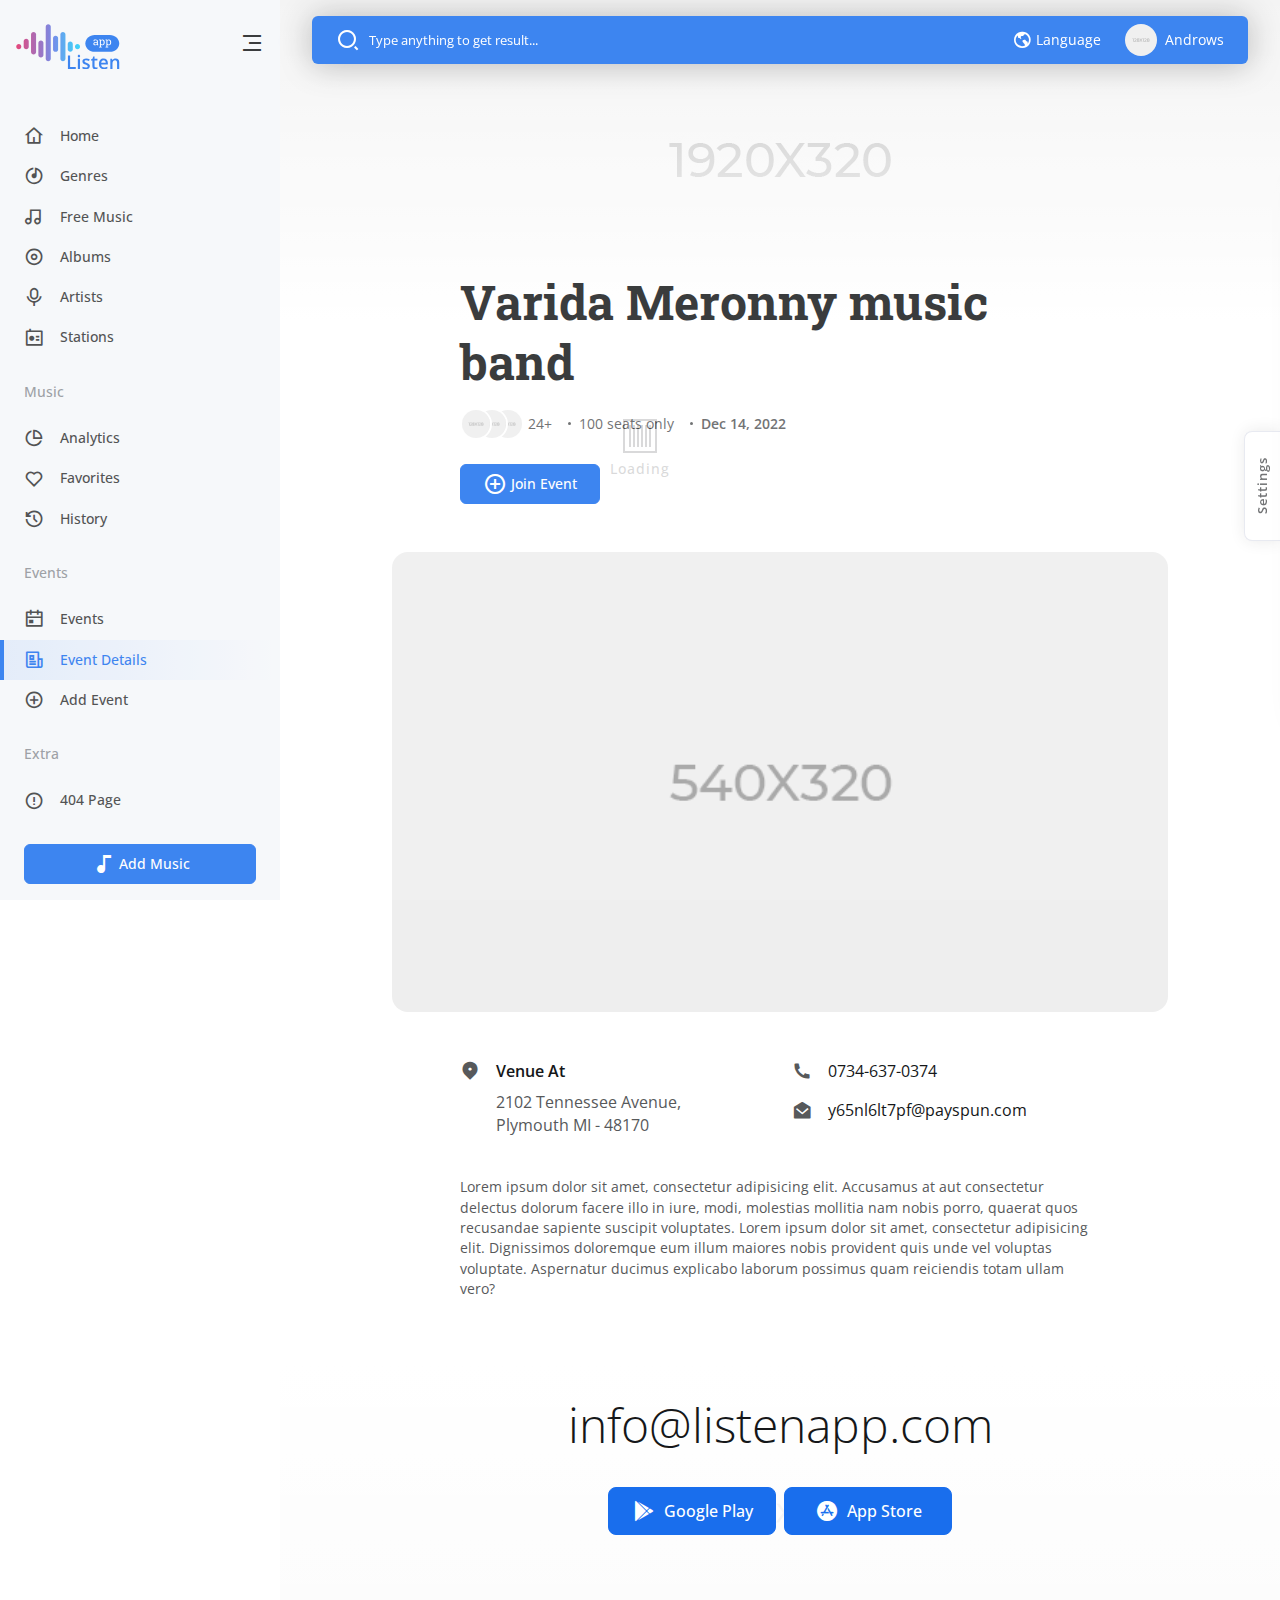
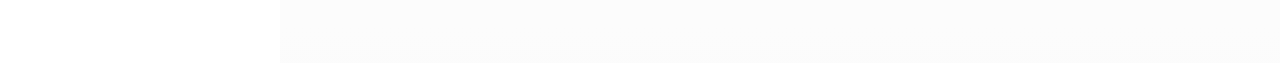
<file: event-details.html>
<!DOCTYPE html>
<html lang="en">
<head>
    <!-- Meta Tag -->
    <meta charset="utf-8">
    <meta http-equiv="X-UA-Compatible" content="IE=edge">
    <meta name="viewport" content="width=device-width, initial-scale=1">

    <!-- Seo Meta -->
    <meta name="description" content="Listen App - Online Music Streaming App Template">
    <meta name="keywords" content="music template, music app, music web app, responsive music app, music, themeforest, html music app template, css3, html5">

    <title>Listen App - Online Music Streaming App</title>

    <!-- Favicon -->
    <link href="images/logos/favicon.png" rel="icon"/>

    <!-- IOS Touch Icons -->
    <link rel="apple-touch-icon" href="images/logos/touch-icon-iphone.png">
    <link rel="apple-touch-icon" sizes="152x152" href="images/logos/touch-icon-ipad.png">
    <link rel="apple-touch-icon" sizes="180x180" href="images/logos/touch-icon-iphone-retina.png">
    <link rel="apple-touch-icon" sizes="167x167" href="images/logos/touch-icon-ipad-retina.png">

    <!-- Styles -->
    <link href="css/plugins.bundle.css" rel="stylesheet" type="text/css"/>
    <link href="css/styles.bundle.css" rel="stylesheet" type="text/css"/>

    <!-- Google fonts -->
    <link rel="preconnect" href="https://fonts.googleapis.com">
    <link rel="preconnect" href="https://fonts.gstatic.com" crossorigin>
    <link href="https://fonts.googleapis.com/css2?family=Open+Sans:wght@300;400;500;600;700;800&display=swap" rel="stylesheet">
    <link href="https://fonts.googleapis.com/css2?family=Roboto+Slab:wght@100;200;300;400;500;600;700;800;900&display=swap" rel="stylesheet">

    <!--[if lt IE 9]>
    <script src="https://oss.maxcdn.com/html5shiv/3.7.2/html5shiv.min.js"></script>
    <script src="https://oss.maxcdn.com/respond/1.4.2/respond.min.js"></script>
    <![endif]-->

</head>
<body>

    <!-- Line loader [[ Find at scss/framework/loader.scss ]] -->
    <div id="line_loader"></div>
    
    <!-- Start:: loader [[ Find at scss/framework/loader.scss ]] -->
    <div id="loader">
        <div class="loader">
            <div class="loader__eq mx-auto">
                <span></span>
                <span></span>
                <span></span>
                <span></span>
                <span></span>
                <span></span>
            </div>
            <span class="loader__text mt-2">Loading</span>
        </div>
    </div>
    <!-- End:: loader -->

    <!-- Start:: wrapper [[ Find at scss/framework/wrapper.scss ]] -->
    <div id="wrapper">

        <!-- Start:: sidebar [[ Find at scss/framework/sidebar.scss ]] -->
        <aside id="sidebar">
            <div class="sidebar-head d-flex align-items-center justify-content-between">
                <a href="index.html" class="brand external">
                    <img src="images/logos/logo.svg" alt="Listen app">
                </a>
                
                <a href="javascript:void(0);" role="button" class="sidebar-toggler" aria-label="Sidebar toggler">
                    <div class="d-none d-lg-block">
                        <i class="ri-menu-3-line sidebar-menu-1"></i>
                        <i class="ri-menu-line sidebar-menu-2"></i>
                    </div>
                    <i class="ri-menu-fold-line d-lg-none"></i>
                </a>
            </div>

            <div class="sidebar-body" data-scroll="true">
                <nav class="navbar d-block p-0">
                    <ul class="navbar-nav">
                        <li class="nav-item">
                            <a href="home.html" class="nav-link d-flex align-items-center">
                                <i class="ri-home-4-line fs-5"></i>
                                <span class="ps-3">Home</span>
                            </a>
                        </li>
                        <li class="nav-item">
                            <a href="genres.html" class="nav-link d-flex align-items-center">
                                <i class="ri-disc-line fs-5"></i>
                                <span class="ps-3">Genres</span>
                            </a>
                        </li>
                        <li class="nav-item">
                            <a href="music.html" class="nav-link d-flex align-items-center">
                                <i class="ri-music-2-line fs-5"></i>
                                <span class="ps-3">Free Music</span>
                            </a>
                        </li>
                        <li class="nav-item">
                            <a href="albums.html" class="nav-link d-flex align-items-center">
                                <i class="ri-album-line fs-5"></i>
                                <span class="ps-3">Albums</span>
                            </a>
                        </li>
                        <li class="nav-item">
                            <a href="artists.html" class="nav-link d-flex align-items-center">
                                <i class="ri-mic-line fs-5"></i>
                                <span class="ps-3">Artists</span>
                            </a>
                        </li>
                        <li class="nav-item">
                            <a href="stations.html" class="nav-link d-flex align-items-center">
                                <i class="ri-radio-2-line fs-5"></i>
                                <span class="ps-3">Stations</span>
                            </a>
                        </li>
                        <li class="nav-item nav-item--head">
                            <span class="nav-item--head__text">Music</span>
                            <span class="nav-item--head__dots">...</span>
                        </li>
                        <li class="nav-item">
                            <a href="analytics.html" class="nav-link d-flex align-items-center">
                                <i class="ri-pie-chart-line fs-5"></i>
                                <span class="ps-3">Analytics</span>
                            </a>
                        </li>
                        <li class="nav-item">
                            <a href="favorites.html" class="nav-link d-flex align-items-center">
                                <i class="ri-heart-line fs-5"></i>
                                <span class="ps-3">Favorites</span>
                            </a>
                        </li>
                        <li class="nav-item">
                            <a href="history.html" class="nav-link d-flex align-items-center">
                                <i class="ri-history-line fs-5"></i>
                                <span class="ps-3">History</span>
                            </a>
                        </li>
                        <li class="nav-item nav-item--head">
                            <span class="nav-item--head__text">Events</span>
                            <span class="nav-item--head__dots">...</span>
                        </li>
                        <li class="nav-item">
                            <a href="events.html" class="nav-link d-flex align-items-center">
                                <i class="ri-calendar-event-line fs-5"></i>
                                <span class="ps-3">Events</span>
                            </a>
                        </li>
                        <li class="nav-item">
                            <a href="event-details.html" class="nav-link d-flex align-items-center active">
                                <i class="ri-newspaper-line fs-5"></i>
                                <span class="ps-3">Event Details</span>
                            </a>
                        </li>
                        <li class="nav-item">
                            <a href="add-event.html" class="nav-link d-flex align-items-center">
                                <i class="ri-add-circle-line fs-5"></i>
                                <span class="ps-3">Add Event</span>
                            </a>
                        </li>
                        <li class="nav-item nav-item--head">
                            <span class="nav-item--head__text">Extra</span>
                            <span class="nav-item--head__dots">...</span>
                        </li>
                        <li class="nav-item">
                            <a href="404.html" class="nav-link d-flex align-items-center external">
                                <i class="ri-error-warning-line fs-5"></i>
                                <span class="ps-3">404 Page</span>
                            </a>
                        </li>
                        <li class="nav-item">
                            <a href="blank.html" class="nav-link d-flex align-items-center">
                                <i class="ri-file-line fs-5"></i>
                                <span class="ps-3">Blank Template</span>
                            </a>
                        </li>
                    </ul>
                </nav>
            </div>

            <div class="sidebar-foot">
                <a href="add-music.html" class="btn btn-primary d-flex">
                    <div class="btn__wrap">
                        <i class="ri-music-fill"></i>
                        <span>Add Music</span>
                    </div>
                </a>
            </div>
        </aside>
        <!-- End:: sidebar -->

        <!-- Start:: header [[ Find at scss/framework/header.scss ]] -->
        <header id="header">
            <div class="container">
                <div class="header-container">
                    <div class="d-flex align-items-center">
                        <a href="javascript:void(0);" role="button" class="header-text sidebar-toggler d-lg-none me-3" aria-label="Sidebar toggler">
                            <i class="ri-menu-3-line"></i>
                        </a>

                        <!-- Start:: search form [[ Find at scss/framework/search.scss ]] -->
                        <form action="#" id="search_form" class="me-3">
                            <label for="search_input">
                                <i class="ri-search-2-line"></i>
                            </label>
                            <input type="text" placeholder="Type anything to get result..." id="search_input" class="form-control form-control-sm">
                        </form>
                        <!-- End:: search form -->

                        <!-- Start:: search [[ Find at scss/framework/search.scss ]] -->
                        <div id="search_results" class="search pb-3">
                            <div class="search__head">
                                <div class="search__head__filter">
                                    <button type="button" class="btn btn-sm btn-light-primary active">Trending</button>
                                    <button type="button" class="btn btn-sm btn-light-primary">Artists</button>
                                    <button type="button" class="btn btn-sm btn-light-primary">Songs</button>
                                    <button type="button" class="btn btn-sm btn-light-primary">Albums</button>
                                </div>
                            </div>
                            <div class="search__body" data-scroll="true">
                                <div class="mb-4">
                                    <div class="d-flex align-items-center justify-content-between mb-3">
                                        <span class="search__title">Artists</span>
                                        <a href="artists.html" class="btn btn-link">View All</a>
                                    </div>
                                    <div class="row g-4 list">
                                        <div class="col-xl-3 col-md-4 col-sm-6">
                                            <div class="list__item">
                                                <a href="artist-details.html" class="list__cover">
                                                    <img src="images/cover/large/5.jpg" alt="Jina Moore">
                                                </a>
                                                <div class="list__content">
                                                    <a href="artist-details.html" class="list__title text-truncate">Jina Moore</a>
                                                </div>
                                            </div>
                                        </div>
                                        <div class="col-xl-3 col-md-4 col-sm-6">
                                            <div class="list__item">
                                                <a href="artist-details.html" class="list__cover">
                                                    <img src="images/cover/large/6.jpg" alt="Rasomi Pelina">
                                                </a>
                                                <div class="list__content">
                                                    <a href="artist-details.html" class="list__title text-truncate">Rasomi Pelina</a>
                                                </div>
                                            </div>
                                        </div>
                                        <div class="col-xl-3 col-md-4 col-sm-6">
                                            <div class="list__item">
                                                <a href="artist-details.html" class="list__cover">
                                                    <img src="images/cover/large/7.jpg" alt="Pimila Holliwy">
                                                </a>
                                                <div class="list__content">
                                                    <a href="artist-details.html" class="list__title text-truncate">Pimila Holliwy</a>
                                                </div>
                                            </div>
                                        </div>
                                        <div class="col-xl-3 col-md-4 col-sm-6">
                                            <div class="list__item">
                                                <a href="artist-details.html" class="list__cover">
                                                    <img src="images/cover/large/8.jpg" alt="Karen Jennings">
                                                </a>
                                                <div class="list__content">
                                                    <a href="artist-details.html" class="list__title text-truncate">Karen Jennings</a>
                                                </div>
                                            </div>
                                        </div>
                                    </div>
                                </div>
                                <div class="mb-4">
                                    <div class="d-flex align-items-center justify-content-between mb-3">
                                        <span class="search__title">Songs</span>
                                        <a href="songs.html" class="btn btn-link">View All</a>
                                    </div>
                                    <div class="row g-4 list">
                                        <div class="col-xl-3 col-md-4 col-sm-6">
                                            <div class="list__item">
                                                <a href="song-details.html" class="list__cover">
                                                    <img src="images/cover/small/6.jpg" alt="Hey not me">
                                                </a>
                                                <div class="list__content">
                                                    <a href="song-details.html" class="list__title text-truncate">Hey not me</a>
                                                    <p class="list__subtitle text-truncate">
                                                        <a href="artist-details.html">Rasomi Pelina</a>
                                                    </p>
                                                </div>
                                            </div>
                                        </div>
                                        <div class="col-xl-3 col-md-4 col-sm-6">
                                            <div class="list__item">
                                                <a href="song-details.html" class="list__cover">
                                                    <img src="images/cover/small/7.jpg" alt="Deep inside">
                                                </a>
                                                <div class="list__content">
                                                    <a href="song-details.html" class="list__title text-truncate">Deep inside</a>
                                                    <p class="list__subtitle text-truncate">
                                                        <a href="artist-details.html">Pimila Holliwy</a>
                                                    </p>
                                                </div>
                                            </div>
                                        </div>
                                        <div class="col-xl-3 col-md-4 col-sm-6">
                                            <div class="list__item">
                                                <a href="song-details.html" class="list__cover">
                                                    <img src="images/cover/small/8.jpg" alt="Sadness">
                                                </a>
                                                <div class="list__content">
                                                    <a href="song-details.html" class="list__title text-truncate">Sadness</a>
                                                    <p class="list__subtitle text-truncate">
                                                        <a href="artist-details.html">Karen Jennings</a>
                                                    </p>
                                                </div>
                                            </div>
                                        </div>
                                        <div class="col-xl-3 col-md-4 col-sm-6">
                                            <div class="list__item">
                                                <a href="song-details.html" class="list__cover">
                                                    <img src="images/cover/small/9.jpg" alt="Electric wave">
                                                </a>
                                                <div class="list__content">
                                                    <a href="song-details.html" class="list__title text-truncate">Electric wave</a>
                                                    <p class="list__subtitle text-truncate">
                                                        <a href="artist-details.html">Lenisa Gory</a>
                                                    </p>
                                                </div>
                                            </div>
                                        </div>
                                    </div>
                                </div>
                                <div>
                                    <div class="d-flex align-items-center justify-content-between mb-3">
                                        <span class="search__title">Albums</span>
                                        <a href="albums.html" class="btn btn-link">View All</a>
                                    </div>
                                    <div class="row g-4 list">
                                        <div class="col-xl-3 col-md-4 col-sm-6">
                                            <div class="list__item">
                                                <a href="album-details.html" class="list__cover">
                                                    <img src="images/cover/small/1.jpg" alt="Mummy">
                                                </a>
                                                <div class="list__content">
                                                    <a href="album-details.html" class="list__title text-truncate">Mummy</a>
                                                    <p class="list__subtitle text-truncate">
                                                        <a href="artist-details.html">Arebica Luna</a>
                                                    </p>
                                                </div>
                                            </div>
                                        </div>
                                        <div class="col-xl-3 col-md-4 col-sm-6">
                                            <div class="list__item">
                                                <a href="album-details.html" class="list__cover">
                                                    <img src="images/cover/small/2.jpg" alt="Hot shot">
                                                </a>
                                                <div class="list__content">
                                                    <a href="album-details.html" class="list__title text-truncate">Hot shot</a>
                                                    <p class="list__subtitle text-truncate">
                                                        <a href="artist-details.html">Gerrina Linda</a>
                                                    </p>
                                                </div>
                                            </div>
                                        </div>
                                        <div class="col-xl-3 col-md-4 col-sm-6">
                                            <div class="list__item">
                                                <a href="album-details.html" class="list__cover">
                                                    <img src="images/cover/small/3.jpg" alt="Own way">
                                                </a>
                                                <div class="list__content">
                                                    <a href="album-details.html" class="list__title text-truncate">Own way</a>
                                                    <p class="list__subtitle text-truncate">
                                                        <a href="artist-details.html">Zunira Willy & Nutty Nina</a>
                                                    </p>
                                                </div>
                                            </div>
                                        </div>
                                        <div class="col-xl-3 col-md-4 col-sm-6">
                                            <div class="list__item">
                                                <a href="album-details.html" class="list__cover">
                                                    <img src="images/cover/small/4.jpg" alt="Say yes">
                                                </a>
                                                <div class="list__content">
                                                    <a href="album-details.html" class="list__title text-truncate">Say yes</a>
                                                    <p class="list__subtitle text-truncate">
                                                        <a href="artist-details.html">Johnny Marro</a>
                                                    </p>
                                                </div>
                                            </div>
                                        </div>
                                    </div>
                                </div>
                            </div>
                        </div>
                        <!-- End:: search -->

                        <div class="d-flex align-items-center">
                            <div class="dropdown">
                                <a href="javascript:void(0);" class="header-text d-flex align-items-center" role="button" id="language_menu" data-bs-toggle="dropdown" data-bs-auto-close="outside" aria-expanded="false">
                                    <i class="ri-earth-line fs-5"></i>
                                    <span class="d-none d-md-block ms-1">Language</span>
                                </a>
                                <div class="dropdown-menu dropdown-menu-lg dropdown-menu-end" aria-labelledby="language_menu">
                                    <div class="py-2 px-4">
                                        <span class="d-block fw-bold">What music do you like?</span>
                                        <p>Select languages you want to listen.</p>
                                    </div>
                                    <div class="dropdown-divider"></div>
                                    <div class="d-flex flex-wrap py-2">
                                        <div class="py-2 px-4 w-50">
                                            <div class="form-check mb-0">
                                                <input class="form-check-input" type="checkbox" id="lang_1">
                                                <label class="form-check-label fw-semi-bold" for="lang_1">Hindi</label>
                                            </div>
                                        </div>
                                        <div class="py-2 px-4 w-50">
                                            <div class="form-check mb-0">
                                                <input class="form-check-input" type="checkbox" id="lang_2">
                                                <label class="form-check-label fw-semi-bold" for="lang_2">Punjabi</label>
                                            </div>
                                        </div>
                                        <div class="py-2 px-4 w-50">
                                            <div class="form-check mb-0">
                                                <input class="form-check-input" type="checkbox" id="lang_3">
                                                <label class="form-check-label fw-semi-bold" for="lang_3">Tamil</label>
                                            </div>
                                        </div>
                                        <div class="py-2 px-4 w-50">
                                            <div class="form-check mb-0">
                                                <input class="form-check-input" type="checkbox" id="lang_4">
                                                <label class="form-check-label fw-semi-bold" for="lang_4">Bengali</label>
                                            </div>
                                        </div>
                                        <div class="py-2 px-4 w-50">
                                            <div class="form-check mb-0">
                                                <input class="form-check-input" type="checkbox" id="lang_5">
                                                <label class="form-check-label fw-semi-bold" for="lang_5">Kannada</label>
                                            </div>
                                        </div>
                                        <div class="py-2 px-4 w-50">
                                            <div class="form-check mb-0">
                                                <input class="form-check-input" type="checkbox" id="lang_6">
                                                <label class="form-check-label fw-semi-bold" for="lang_6">Gujarati</label>
                                            </div>
                                        </div>
                                        <div class="py-2 px-4 w-50">
                                            <div class="form-check mb-0">
                                                <input class="form-check-input" type="checkbox" id="lang_7">
                                                <label class="form-check-label fw-semi-bold" for="lang_7">Urdu</label>
                                            </div>
                                        </div>
                                        <div class="py-2 px-4 w-50">
                                            <div class="form-check mb-0">
                                                <input class="form-check-input" type="checkbox" id="lang_8">
                                                <label class="form-check-label fw-semi-bold" for="lang_8">English</label>
                                            </div>
                                        </div>
                                        <div class="py-2 px-4 w-50">
                                            <div class="form-check mb-0">
                                                <input class="form-check-input" type="checkbox" id="lang_9">
                                                <label class="form-check-label fw-semi-bold" for="lang_9">Telugu</label>
                                            </div>
                                        </div>
                                        <div class="py-2 px-4 w-50">
                                            <div class="form-check mb-0">
                                                <input class="form-check-input" type="checkbox" id="lang_10">
                                                <label class="form-check-label fw-semi-bold" for="lang_10">Bhojpuri</label>
                                            </div>
                                        </div>
                                        <div class="py-2 px-4 w-50">
                                            <div class="form-check mb-0">
                                                <input class="form-check-input" type="checkbox" id="lang_11">
                                                <label class="form-check-label fw-semi-bold" for="lang_11">Malayalam</label>
                                            </div>
                                        </div>
                                        <div class="py-2 px-4 w-50">
                                            <div class="form-check mb-0">
                                                <input class="form-check-input" type="checkbox" id="lang_12">
                                                <label class="form-check-label fw-semi-bold" for="lang_12">Marathi</label>
                                            </div>
                                        </div>
                                        <div class="py-2 px-4 w-50">
                                            <div class="form-check mb-0">
                                                <input class="form-check-input" type="checkbox" id="lang_13">
                                                <label class="form-check-label fw-semi-bold" for="lang_13">Haryanvi</label>
                                            </div>
                                        </div>
                                        <div class="py-2 px-4 w-50">
                                            <div class="form-check mb-0">
                                                <input class="form-check-input" type="checkbox" id="lang_14">
                                                <label class="form-check-label fw-semi-bold" for="lang_14">Rajasthani</label>
                                            </div>
                                        </div>
                                        <div class="py-2 px-4 w-50">
                                            <div class="form-check mb-0">
                                                <input class="form-check-input" type="checkbox" id="lang_15">
                                                <label class="form-check-label fw-semi-bold" for="lang_15">Assamese</label>
                                            </div>
                                        </div>
                                        <div class="py-2 px-4 w-50">
                                            <div class="form-check mb-0">
                                                <input class="form-check-input" type="checkbox" id="lang_16">
                                                <label class="form-check-label fw-semi-bold" for="lang_16">Odia</label>
                                            </div>
                                        </div>
                                    </div>
                                    <div class="dropdown-divider"></div>
                                    <div class="py-2 px-4">
                                        <button type="button" class="btn btn-primary w-100 justify-content-center">Update</button>
                                    </div>
                                </div>
                            </div>
                            
                            <div class="dropdown ms-3 ms-sm-4">
                                <a href="javascript:void(0);" class="avatar header-text" role="button" id="user_menu" data-bs-toggle="dropdown" aria-expanded="false">
                                    <div class="avatar__image">
                                        <img src="images/users/thumb.jpg" alt="user">
                                    </div>
                                    <span class="ps-2 d-none d-sm-block">Androws</span>
                                </a>
                                <ul class="dropdown-menu dropdown-menu-md dropdown-menu-end" aria-labelledby="user_menu">
                                    <li>
                                        <div class="py-2 px-3 avatar avatar--lg">
                                            <div class="avatar__image">
                                                <img src="images/users/thumb.jpg" alt="user">
                                            </div>
                                            <div class="avatar__content">
                                                <span class="avatar__title">Androws Kinny</span>
                                                <span class="avatar__subtitle">Artist</span>
                                            </div>
                                        </div>
                                    </li>
                                    <li class="dropdown-divider"></li>
                                    <li>
                                        <a class="dropdown-item d-flex align-items-center" href="profile.html">
                                            <i class="ri-user-3-line fs-5"></i>
                                            <span class="ps-2">Profile</span>
                                        </a>
                                    </li>
                                    <li>
                                        <a class="dropdown-item d-flex align-items-center" href="favorites.html">
                                            <i class="ri-heart-line fs-5"></i>
                                            <span class="ps-2">Favorites</span>
                                        </a>
                                    </li>
                                    <li>
                                        <a class="dropdown-item d-flex align-items-center" href="settings.html">
                                            <i class="ri-settings-line fs-5"></i>
                                            <span class="ps-2">Settings</span>
                                        </a>
                                    </li>
                                    <li>
                                        <a class="dropdown-item d-flex align-items-center" href="plan.html">
                                            <i class="ri-money-dollar-circle-line fs-5"></i>
                                            <span class="ps-2">Plan</span>
                                        </a>
                                    </li>
                                    <li class="dropdown-divider"></li>
                                    <li>
                                        <a class="dropdown-item d-flex align-items-center external text-danger" href="index.html">
                                            <i class="ri-logout-circle-line fs-5"></i>
                                            <span class="ps-2">Logout</span>
                                        </a>
                                    </li>
                                </ul>
                            </div>
                        </div>
                    </div>
                </div>
            </div>
        </header>
        <!-- End:: header -->

        <!-- Start:: page content [[ Find at scss/framework/wrapper.scss ]] -->
        <main id="page_content">

             <!-- Hero [[ Find at scss/framework/hero.scss ]] -->
            <div class="hero" style="background-image: url(images/banner/event.jpg)"></div>

            <!-- Start:: under hero [[ Find at scss/framework/hero.scss ]] -->
            <div class="under-hero container">

                <!-- Start:: section [[ Find at scss/framework/section.scss ]] -->
                <div class="section">
                    <div class="row">
                        <div class="col-xl-8 px-4 px-md-5 px-xl-0 mx-auto mb-5">
                            <h1>Varida Meronny music band</h1>
                            <!-- Start:: info list [[ Find at scss/components/list.scss ]] -->
                            <ul class="info-list info-list--dotted mt-3">
                                <li>
                                    <div class="d-flex align-items-center">
                                        <!-- Start:: avatar group [[ Find at scss/components/avatar.scss ]] -->
                                        <div class="avatar-group">
                                            <div class="avatar">
                                                <div class="avatar__image">
                                                    <img src="images/users/thumb-3.jpg" alt="">
                                                </div>
                                            </div>
                                            <div class="avatar">
                                                <div class="avatar__image">
                                                    <img src="images/users/thumb-4.jpg" alt="">
                                                </div>
                                            </div>
                                            <div class="avatar">
                                                <div class="avatar__image">
                                                    <img src="images/users/thumb-5.jpg" alt="">
                                                </div>
                                            </div>
                                        </div>
                                        <!-- End:: avatar group -->
                                        <div class="ps-1">24+</div>
                                    </div>
                                </li>
                                <li>100 seats only</li>
                                <li class="fw-semi-bold">Dec 14, 2022</li>
                            </ul>
                            <!-- End:: info list -->
                            <a href="#" class="btn btn-primary mt-4" style="min-width: 140px;">
                                <div class="btn__wrap">
                                    <i class="ri-add-circle-line"></i>
                                    <span>Join Event</span>
                                </div>
                            </a>
                        </div>
                        <div class="col-xl-10 mx-auto mb-5">
                            <!-- Start:: cover [[ Find at scss/components/cover.scss ]] -->
                            <div class="cover cover--round">
                                <div class="cover__image">
                                    <img src="images/background/horizontal/3.jpg" alt="Event cover">
                                </div>
                            </div>
                            <!-- End:: cover -->
                        </div>
                        <div class="col-xl-8 px-4 px-md-5 px-xl-0 mx-auto">
                            <div class="row fs-6 mb-4">
                                <div class="col-sm-6 d-flex mb-3">
                                    <i class="ri-map-pin-2-fill fs-5"></i>
                                    <div class="ps-3">
                                        <span class="d-block mb-2 fw-semi-bold text-dark">Venue At</span>
                                        <p>2102 Tennessee Avenue, <br>Plymouth MI - 48170</p>
                                    </div>
                                </div>
                                <div class="col-sm-6">
                                    <div class="d-flex align-items-center mb-3">
                                        <i class="ri-phone-fill fs-5"></i>
                                        <a href="tel:+0734-637-0374" class="ms-3 text-dark">0734-637-0374</a>
                                    </div>
                                    <div class="d-flex align-items-center">
                                        <i class="ri-mail-open-fill fs-5"></i>
                                        <a href="mailto:y65nl6lt7pf@payspun.com" class="ms-3 text-dark">y65nl6lt7pf@payspun.com</a>
                                    </div>
                                </div>
                            </div>
                            <p>Lorem ipsum dolor sit amet, consectetur adipisicing elit. Accusamus at aut consectetur delectus dolorum facere illo in iure, modi, molestias mollitia nam nobis porro, quaerat quos recusandae sapiente suscipit voluptates. Lorem ipsum dolor sit amet, consectetur adipisicing elit. Dignissimos doloremque eum illum maiores nobis provident quis unde vel voluptas voluptate. Aspernatur ducimus explicabo laborum possimus quam reiciendis totam ullam vero?</p>
                        </div>
                    </div>
                </div>
                <!-- End:: section -->

            </div>
            <!-- End:: under hero -->

            <!-- Start:: footer [[ Find at scss/framework/footer.scss ]] -->
            <footer id="footer">
                <div class="container">
                    <div class="text-center mb-4">
                        <a href="mailto:info@listenapp.com" class="display-5 email">info@listenapp.com</a>
                    </div>
                    <div class="app-btn-group pt-2">
                        <a href="#" class="btn btn-lg btn-primary">
                            <div class="btn__wrap">
                                <i class="ri-google-play-fill"></i>
                                <span class="ms-2">Google Play</span>
                            </div>
                        </a>
                        <a href="#" class="btn btn-lg btn-primary">
                            <div class="btn__wrap">
                                <i class="ri-app-store-fill"></i>
                                <span class="ms-2">App Store</span>
                            </div>
                        </a>
                    </div>
                </div>
            </footer>
            <!-- End:: footer -->

        </main>
        <!-- End:: page content -->

    </div>
    <!-- End:: wrapper -->

    <!-- Start:: player [[ Find at scss/framework/player.scss ]] -->
    <div id="player">
        <div class="container">
            <div class="player-container">
                <div class="player-progress">
                    <progress class="amplitude-buffered-progress player-progress__bar" value="0"></progress>
                    <progress class="amplitude-song-played-progress player-progress__bar"></progress>
                    <input type="range" class="amplitude-song-slider player-progress__slider" aria-label="Progress slider">
                </div>
        
                <!-- Start:: cover [[ Find at scss/components/cover.scss ]] -->
                <div class="cover d-flex align-items-center">
                    <div class="cover__image">
                        <img data-amplitude-song-info="cover_art_url" src="images/cover/small/1.jpg" alt="">
                    </div>
                    <div class="cover__content ps-3 d-none d-sm-block">
                        <a href="song-details.html" class="cover__title text-truncate" data-amplitude-song-info="name"></a>
                        <a href="artist-details.html" class="cover__subtitle text-truncate" data-amplitude-song-info="artist"></a>
                    </div>
                </div>
                <!-- End:: cover -->
        
                <div class="player-control">
                    <button type="button" class="amplitude-repeat btn btn-icon me-4 d-none d-md-block" aria-label="Repeat">
                        <i class="ri-repeat-2-fill fs-5"></i>
                    </button>
                    <button type="button" class="amplitude-prev btn btn-icon" aria-label="Backward">
                        <i class="ri-skip-back-mini-fill"></i>
                    </button>
                    <button type="button" class="amplitude-play-pause btn btn-icon btn-default rounded-pill" aria-label="Play pause">
                        <i class="ri-play-fill icon-play"></i>
                        <i class="ri-pause-fill icon-pause"></i>
                    </button>
                    <button type="button" class="amplitude-next btn btn-icon" aria-label="Forward">
                        <i class="ri-skip-forward-mini-fill"></i>
                    </button>
                    <button type="button" class="amplitude-shuffle amplitude-shuffle-off btn btn-icon ms-4 d-none d-md-block" aria-label="Shuffle">
                        <i class="ri-shuffle-fill fs-5"></i>
                    </button>
                </div>

                <div class="player-info">
                    <div class="me-4 d-none d-xl-block">
                        <span class="amplitude-current-minutes"></span>:<span class="amplitude-current-seconds"></span> /
                        <span class="amplitude-duration-minutes"></span>:<span class="amplitude-duration-seconds"></span>
                    </div>
                    <div class="player-volume dropdown d-none d-md-block">
                        <button class="btn btn-icon" data-bs-toggle="dropdown" data-bs-auto-close="outside" aria-label="Volume" aria-expanded="false">
                            <i class="ri-volume-mute-fill fs-5 d-none"></i>
                            <i class="ri-volume-down-fill fs-5"></i>
                            <i class="ri-volume-up-fill fs-5 d-none"></i>
                        </button>
                        <div class="dropdown-menu prevent-click">
                            <input type="range" class="amplitude-volume-slider" value="50" min="0" max="100" aria-label="Volume slider">
                        </div>
                    </div>
                    <div class="dropstart d-none d-md-block">
                        <button class="btn btn-icon" data-bs-toggle="dropdown" aria-label="Song options" aria-expanded="false">
                            <i class="ri-more-2-fill fs-5"></i>
                        </button>
                        <ul class="dropdown-menu dropdown-menu-sm" id="player_options">
                            <li><a class="dropdown-item" href="javascript:void(0);" role="button" data-favorite-id="1">Favorite</a></li>
                            <li><a class="dropdown-item" href="javascript:void(0);" role="button" data-playlist-id="1">Add to playlist</a></li>
                            <li><a class="dropdown-item" href="audio/ringtone-1.mp3" download>Download</a></li>
                            <li><a class="dropdown-item" href="javascript:void(0);" role="button">Share</a></li>
                            <li class="dropdown-divider"></li>
                            <li><a class="dropdown-item" href="song-details.html">View details</a></li>
                        </ul>
                    </div>

                    <!-- Start:: playlist [[ Find at scss/framework/playlist.scss ]] -->
                    <div class="playlist dropstart me-3">
                        <button class="btn btn-icon" data-bs-toggle="dropdown" data-bs-auto-close="outside" aria-label="Playlist" aria-expanded="false">
                            <i class="ri-play-list-fill fs-5"></i>
                        </button>
                        <div class="dropdown-menu playlist__dropdown">
                            <div class="playlist__head d-flex align-items-center justify-content-between">
                                <h6 class="mb-0">Next Lineup</h6>
                                <a href="javascript:void(0);" role="button" id="clear_playlist" class="btn btn-link">Clear</a>
                            </div>
                            <!-- Start:: list [[ Find at scss/components/list.scss ]] -->
                            <div id="playlist" class="list playlist__body" data-scroll="true">
                                <div class="col-sm-8 col-10 mx-auto mt-5 text-center">
                                    <i class="ri-music-2-line mb-3"></i>
                                    <p>No songs, album or playlist are added on lineup.</p>
                                </div>
                            </div>
                            <!-- End:: list -->
                        </div>
                    </div>
                    <!-- End:: playlist -->
                </div>
            </div>
        </div>
    </div>
    <!-- End:: player -->

    <!-- Backdrop [[ Find at scss/framework/wrapper.scss ]] -->
    <div id="backdrop"></div>


    <!-- Scripts -->
    <script src="js/plugins.bundle.js"></script>
    <script src="js/scripts.bundle.js"></script>

</body>
</html>
</file>
<file: css/styles.bundle.css>
/* ---------------------------------------------------------------- *!
 * Name: Listen App
 * Version: 3.1.1
 * ---------------------------------------------------------------- */
body {
  background: #ffffff;
  color: #57595b;
}
@media (max-width: 575.98px) {
  body {
    --bs-gutter-x: 1rem;
  }
}

p {
  margin: 0;
}
p:not(:last-child) {
  margin-bottom: 1rem;
}

a,
button,
input {
  outline: none !important;
}

[class^=ri-],
[class*=" ri-"] {
  font-size: 1.5rem;
  line-height: 1;
}

[data-favorite-id] .heart-fill {
  display: none;
}
[data-favorite-id].active {
  color: #E72412 !important;
}
[data-favorite-id].active .heart-empty {
  display: none;
}
[data-favorite-id].active .heart-fill {
  display: block;
}

.bg-light {
  background-color: #F5F7FA !important;
}

.feature .feature__icon {
  display: -webkit-box;
  display: -ms-flexbox;
  display: flex;
  -ms-flex-wrap: wrap;
  flex-wrap: wrap;
  -webkit-box-align: center;
  -ms-flex-align: center;
  align-items: center;
  -webkit-box-pack: center;
  -ms-flex-pack: center;
  justify-content: center;
  width: 3rem;
  height: 3rem;
  margin-bottom: 1.5rem;
  position: relative;
}
.feature .feature__icon:before {
  content: "";
  display: inline-block;
  width: 100%;
  height: 100%;
  position: absolute;
  top: 0;
  left: 0;
  border-radius: 50%;
  background-color: currentColor;
  opacity: 0.15;
}
.feature .feature__icon > * {
  position: relative;
}

.newsletter {
  border-radius: 1rem;
  background-color: #196eed;
  padding: 3rem 2rem;
  color: #ffffff;
}
.newsletter .newsletter__title-text {
  color: #000000;
}
.newsletter .btn {
  min-width: 14rem;
}
@media (min-width: 576px) {
  .newsletter {
    border-radius: 1.5rem;
    padding: 5rem 4rem;
  }
}

@media (max-width: 575.98px) {
  .main-hero .fs-5,
  .main-section .fs-5,
  .newsletter .fs-5 {
    font-size: 1rem !important;
  }
}

@media (max-width: 575.98px) {
  .blog-hero {
    margin-right: -1rem;
    margin-left: -1rem;
  }
}

.avatar {
  display: -webkit-box;
  display: -ms-flexbox;
  display: flex;
  -ms-flex-wrap: wrap;
  flex-wrap: wrap;
  -webkit-box-align: center;
  -ms-flex-align: center;
  align-items: center;
}
.avatar .avatar__image {
  position: relative;
}
.avatar .avatar__image img {
  width: 2rem;
  height: 2rem;
  border-radius: 50%;
  -o-object-fit: cover;
  object-fit: cover;
}
.avatar .avatar__content {
  -webkit-box-flex: 1;
  -ms-flex-positive: 1;
  flex-grow: 1;
  -ms-flex-preferred-size: 0;
  flex-basis: 0;
  min-width: 0;
  padding-left: 0.5rem;
}
.avatar .avatar__title {
  display: block;
  font-weight: 500;
  color: #323334;
}
.avatar .avatar__subtitle {
  display: block;
  color: #737578;
  font-size: 0.8125rem;
}
.avatar.avatar--sm .avatar__image img {
  width: 1rem;
  height: 1rem;
}
.avatar.avatar--sm .avatar__content {
  padding-left: 0.25rem;
}
.avatar .avatar-group .avatar--sm:not(:first-child) {
  margin-left: -0.5rem;
}
.avatar.avatar--lg .avatar__image img {
  width: 3rem;
  height: 3rem;
}
.avatar.avatar--lg .avatar__content {
  padding-left: 0.75rem;
}
.avatar .avatar-group .avatar--lg:not(:first-child) {
  margin-left: -1.5rem;
}
.avatar.avatar--xl .avatar__image img {
  width: 6rem;
  height: 6rem;
}
.avatar.avatar--xl .avatar__content {
  padding-left: 1.5rem;
}
.avatar .avatar-group .avatar--xl:not(:first-child) {
  margin-left: -3rem;
}
.avatar.avatar--xxl .avatar__image img {
  width: 8rem;
  height: 8rem;
}
.avatar.avatar--xxl .avatar__content {
  padding-left: 2rem;
}
.avatar .avatar-group .avatar--xxl:not(:first-child) {
  margin-left: -4rem;
}

.avatar-group {
  display: -webkit-box;
  display: -ms-flexbox;
  display: flex;
  -ms-flex-wrap: wrap;
  flex-wrap: wrap;
  -webkit-box-align: center;
  -ms-flex-align: center;
  align-items: center;
  -webkit-box-orient: horizontal;
  -webkit-box-direction: reverse;
  -ms-flex-direction: row-reverse;
  flex-direction: row-reverse;
}
.avatar-group .avatar .avatar__image img {
  border: 0.125rem solid #ffffff;
}
.avatar-group .avatar:not(:last-child) {
  margin-left: -1rem;
}

.btn {
  display: -webkit-inline-box;
  display: -ms-inline-flexbox;
  display: inline-flex;
  -webkit-box-pack: center;
  -ms-flex-pack: center;
  justify-content: center;
}
.btn.btn-icon {
  padding-right: 0.4375rem;
  padding-left: 0.4375rem;
  display: -webkit-inline-box;
  display: -ms-inline-flexbox;
  display: inline-flex;
}
.btn.btn-icon.btn-sm {
  padding-right: 0.1875rem;
  padding-left: 0.1875rem;
}
.btn[data-play-id] .icon-pause, .btn[data-collection-play-id] .icon-pause {
  display: none;
}
.btn[data-play-id].active .icon-play, .btn[data-collection-play-id].active .icon-play {
  display: none;
}
.btn[data-play-id].active .icon-pause, .btn[data-collection-play-id].active .icon-pause {
  display: block;
}
.btn.btn-play {
  -webkit-transition: all 0.15s ease-in-out;
  transition: all 0.15s ease-in-out;
  opacity: 0;
  visibility: hidden;
}
.btn.btn-play.active {
  opacity: 1;
  visibility: visible;
}
.btn.btn-link {
  padding: 0 0 0.125rem;
  font-weight: 600;
  text-transform: uppercase;
  border: none;
  font-size: 0.8125rem;
  position: relative;
  border-radius: 0;
}
.btn.btn-link:hover, .btn.btn-link:focus, .btn.btn-link:active, .btn.btn-link.active {
  -webkit-box-shadow: none;
  box-shadow: none;
}
.btn.btn-link:hover:before, .btn.btn-link:focus:before, .btn.btn-link:active:before, .btn.btn-link.active:before {
  width: 0;
  left: 100%;
}
.btn.btn-link:hover:after, .btn.btn-link:focus:after, .btn.btn-link:active:after, .btn.btn-link.active:after {
  width: 100%;
}
.btn.btn-link:before, .btn.btn-link:after {
  content: "";
  display: inline-block;
  position: absolute;
  bottom: 0;
  left: 0;
  background: currentColor;
  height: 0.125rem;
}
.btn.btn-link:before {
  width: 100%;
  -webkit-transition: all 0.15s ease-in-out;
  transition: all 0.15s ease-in-out;
}
.btn.btn-link:after {
  width: 0;
  -webkit-transition: all 0.35s ease-in-out;
  transition: all 0.35s ease-in-out;
}
.btn .btn__wrap {
  display: -webkit-inline-box;
  display: -ms-inline-flexbox;
  display: inline-flex;
  -webkit-box-align: center;
  -ms-flex-align: center;
  align-items: center;
  margin-right: auto;
  margin-left: auto;
}
.btn .btn__wrap > *:last-child {
  margin-left: 0.25rem;
}

.btn-default {
  background-color: #ffffff;
  color: #000000 !important;
  -webkit-box-shadow: 0 0.125rem 0.25rem rgba(0, 0, 0, 0.1);
  box-shadow: 0 0.125rem 0.25rem rgba(0, 0, 0, 0.1);
}
.btn-default:hover, .btn-default:focus, .btn-default:active, .btn-default.active {
  -webkit-box-shadow: 0 0.125rem 0.25rem rgba(0, 0, 0, 0.2);
  box-shadow: 0 0.125rem 0.25rem rgba(0, 0, 0, 0.2);
}

.btn-light-light {
  background-color: rgba(245, 247, 250, 0.1);
  color: #F5F7FA;
}
.btn-light-light:hover, .btn-light-light:focus, .btn-light-light:active, .btn-light-light.active {
  border-color: #F5F7FA;
  color: #F5F7FA;
}

.btn-light-primary {
  background-color: rgba(25, 110, 237, 0.1);
  color: #196eed;
}
.btn-light-primary:hover, .btn-light-primary:focus, .btn-light-primary:active, .btn-light-primary.active {
  border-color: #196eed;
  color: #196eed;
}

.btn-light-secondary {
  background-color: rgba(115, 117, 120, 0.1);
  color: #737578;
}
.btn-light-secondary:hover, .btn-light-secondary:focus, .btn-light-secondary:active, .btn-light-secondary.active {
  border-color: #737578;
  color: #737578;
}

.btn-light-success {
  background-color: rgba(23, 128, 55, 0.1);
  color: #178037;
}
.btn-light-success:hover, .btn-light-success:focus, .btn-light-success:active, .btn-light-success.active {
  border-color: #178037;
  color: #178037;
}

.btn-light-info {
  background-color: rgba(0, 222, 227, 0.1);
  color: #00dee3;
}
.btn-light-info:hover, .btn-light-info:focus, .btn-light-info:active, .btn-light-info.active {
  border-color: #00dee3;
  color: #00dee3;
}

.btn-light-warning {
  background-color: rgba(243, 200, 72, 0.1);
  color: #f3c848;
}
.btn-light-warning:hover, .btn-light-warning:focus, .btn-light-warning:active, .btn-light-warning.active {
  border-color: #f3c848;
  color: #f3c848;
}

.btn-light-danger {
  background-color: rgba(231, 36, 18, 0.1);
  color: #E72412;
}
.btn-light-danger:hover, .btn-light-danger:focus, .btn-light-danger:active, .btn-light-danger.active {
  border-color: #E72412;
  color: #E72412;
}

.btn-light-dark {
  background-color: rgba(21, 23, 25, 0.1);
  color: #151719;
}
.btn-light-dark:hover, .btn-light-dark:focus, .btn-light-dark:active, .btn-light-dark.active {
  border-color: #151719;
  color: #151719;
}

.badge {
  display: -webkit-inline-box;
  display: -ms-inline-flexbox;
  display: inline-flex;
}
.badge [class^=ri-],
.badge [class*=" ri-"] {
  font-size: 1rem;
}

.card {
  background-color: #ffffff;
  border: none;
  -webkit-box-shadow: 0px 0px 3rem 0px rgba(21, 23, 25, 0.1);
  box-shadow: 0px 0px 3rem 0px rgba(21, 23, 25, 0.1);
}
.card .card-header,
.card .card-footer {
  border-color: #E4E6EF;
  background-color: transparent;
  padding-top: 1rem;
  padding-bottom: 1rem;
}
.card .card-header .nav-tabs {
  margin-bottom: -1px;
  border: none;
}
.card .card-body {
  padding: 1.5rem;
}

.dropdown-link {
  color: inherit;
  display: -webkit-inline-box;
  display: -ms-inline-flexbox;
  display: inline-flex;
}
.dropdown-link:hover, .dropdown-link:focus, .dropdown-link:active, .dropdown-link.active {
  color: inherit;
}

.dropdown-menu {
  -webkit-box-shadow: 0px 0px 3rem 0px rgba(21, 23, 25, 0.25);
  box-shadow: 0px 0px 3rem 0px rgba(21, 23, 25, 0.25);
  background-color: #ffffff;
  color: #57595b;
}
.dropdown-menu.dropdown-menu-sm {
  min-width: 8rem;
}
.dropdown-menu.dropdown-menu-sm .dropdown-item {
  padding-top: 0.25rem;
  padding-bottom: 0.25rem;
  font-size: 0.8125rem;
  font-weight: 500;
}
.dropdown-menu.dropdown-menu-md {
  min-width: 14rem;
}
.dropdown-menu.dropdown-menu-lg {
  min-width: 20rem;
  max-width: calc(100vw - 2rem);
}
.dropdown-menu .dropdown-item {
  color: #57595b;
}
.dropdown-menu .dropdown-item:hover, .dropdown-menu .dropdown-item:focus {
  background-color: #EFF2F5;
}
.dropdown-menu .dropdown-item.active, .dropdown-menu .dropdown-item:active {
  background-color: #E4E6EF;
  color: #323334;
}
.dropdown-menu .dropdown-divider {
  border-color: #EFF2F5;
}

.dropzone {
  min-height: 14rem;
  padding: 1.5rem 2rem;
  border: 1px dashed #E4E6EF;
  border-radius: 0.5rem;
}
.dropzone .dz-message {
  margin: 0;
}

.form-check-input {
  border: 1px solid #b2b4b8;
  margin-top: 0.125rem;
}

.form-select,
.form-control {
  min-height: 2.5rem;
  background-color: #ffffff;
  border-color: #E4E6EF;
  color: #57595b;
}
.form-select:focus,
.form-control:focus {
  background-color: #ffffff;
  border-color: #E4E6EF;
}
.form-select:disabled, .form-select[readonly],
.form-control:disabled,
.form-control[readonly] {
  background-color: #EFF2F5;
}

.form-select-sm,
.form-control-sm {
  min-height: 2rem;
}

.form-select-lg,
.form-control-lg {
  min-height: 3rem;
}

.form-control::-webkit-file-upload-button {
  padding-top: 0;
  padding-bottom: 0;
  line-height: 2.375rem;
  background-color: #EFF2F5;
  color: #57595b;
}

.form-control::file-selector-button {
  padding-top: 0;
  padding-bottom: 0;
  line-height: 2.375rem;
  background-color: #EFF2F5;
  color: #57595b;
}
.form-control:hover:not(:disabled):not([readonly])::-webkit-file-upload-button {
  background-color: #f0f3f6;
}
.form-control:hover:not(:disabled):not([readonly])::file-selector-button {
  background-color: #f0f3f6;
}

.form-control-sm::-webkit-file-upload-button {
  line-height: 1.875rem;
}

.form-control-sm::file-selector-button {
  line-height: 1.875rem;
}

.form-control-lg::-webkit-file-upload-button {
  line-height: 2.875rem;
}

.form-control-lg::file-selector-button {
  line-height: 2.875rem;
}
.form-control-lg::-webkit-file-upload-button {
  line-height: 2.875rem;
}

.form-select {
  background-image: url("data:image/svg+xml,%3csvg xmlns='http://www.w3.org/2000/svg' viewBox='0 0 16 16'%3e%3cpath fill='none' stroke='%2357595b' stroke-linecap='round' stroke-linejoin='round' stroke-width='2' d='m2 5 6 6 6-6'/%3e%3c/svg%3e");
}

.input-group-text {
  background-color: #EFF2F5;
  border-color: #E4E6EF;
  color: #57595b;
}

.ps {
  position: relative;
}
.ps .ps__rail-x,
.ps .ps__rail-y {
  width: 0.25rem;
  z-index: 1;
  background-color: rgba(178, 180, 184, 0.15);
}
.ps .ps__rail-x:hover > .ps__thumb-y, .ps .ps__rail-x:focus > .ps__thumb-y,
.ps .ps__rail-y:hover > .ps__thumb-y,
.ps .ps__rail-y:focus > .ps__thumb-y {
  width: 0.25rem;
}
.ps .ps__rail-x.ps--clicking .ps__thumb-y,
.ps .ps__rail-y.ps--clicking .ps__thumb-y {
  width: 0.25rem;
}
.ps .ps__rail-x:hover, .ps .ps__rail-x:focus,
.ps .ps__rail-y:hover,
.ps .ps__rail-y:focus {
  background-color: rgba(178, 180, 184, 0.15);
  opacity: 1;
}
.ps .ps__rail-x.ps--clicking,
.ps .ps__rail-y.ps--clicking {
  background-color: rgba(178, 180, 184, 0.15);
  opacity: 1;
}
.ps .ps__thumb-y {
  right: 0;
  width: 0.25rem;
  background-color: #b2b4b8;
}
.ps .ps__thumb-x {
  background-color: #b2b4b8;
}
.ps .ps__rail-y:hover > .ps__thumb-y, .ps .ps__rail-y:focus > .ps__thumb-y {
  background-color: #b2b4b8;
}
.ps .ps__rail-y.ps--clicking .ps__thumb-y {
  background-color: #b2b4b8;
}
.ps .ps__rail-x:hover > .ps__thumb-x, .ps .ps__rail-x:focus > .ps__thumb-x {
  background-color: #b2b4b8;
}
.ps .ps__rail-x.ps--clicking .ps__thumb-x {
  background-color: #b2b4b8;
}
.ps.ps--active-y {
  margin-right: 0.25rem;
}
.ps.ps--active-x {
  margin-bottom: 0.25rem;
}
.ps.ps--active-x > .ps__rail-x, .ps.ps--active-y > .ps__rail-y {
  background-color: #E4E6EF;
}
.ps.ps--scrolling-x > .ps__rail-x, .ps.ps--scrolling-y > .ps__rail-y {
  opacity: 1;
}
.ps:hover > .ps__rail-x, .ps:hover > .ps__rail-y, .ps.ps--focus > .ps__rail-x, .ps.ps--focus > .ps__rail-y {
  opacity: 1;
}

.nav-tabs {
  border-color: #EFF2F5;
}
.nav-tabs .nav-item:not(:first-child) {
  margin-left: 1rem;
}
.nav-tabs .nav-link {
  border-radius: 0;
  border: none;
  line-height: 1.5rem;
  font-weight: 500;
  color: #323334;
}

.mat-tabs {
  position: relative;
}
.mat-tabs .mat-tabs__line {
  position: absolute;
  bottom: 0;
  left: 0;
  display: block;
  height: 0.125rem;
  background-color: #196eed;
  -webkit-transition: all 0.35s ease-in-out;
  transition: all 0.35s ease-in-out;
}

.swiper-carousel {
  --swiper-theme-color: #196eed;
  --swiper-navigation-size: 2.5rem;
  --swiper-pagination-bullet-width: 1.5rem;
  --swiper-pagination-bullet-height: 0.25rem;
  --swiper-pagination-bullet-inactive-color: #196eed;
  position: relative;
}
.swiper-carousel .swiper-button-next,
.swiper-carousel .swiper-button-prev {
  width: 2.5rem;
  height: 2.5rem;
  top: 50%;
  margin-top: -1.25rem;
  opacity: 0;
  visibility: hidden;
  -webkit-transition: all 0.15s ease-in-out;
  transition: all 0.15s ease-in-out;
}
.swiper-carousel .swiper-button-next.swiper-button-disabled,
.swiper-carousel .swiper-button-prev.swiper-button-disabled {
  display: none;
}
.swiper-carousel .swiper-button-next:after,
.swiper-carousel .swiper-button-prev:after {
  --swiper-navigation-size: 1rem;
}
.swiper-carousel .swiper-button-next {
  right: -1.25rem;
}
.swiper-carousel .swiper-button-prev {
  left: -1.25rem;
}
.swiper-carousel.swiper-carousel-button .swiper-button-next,
.swiper-carousel.swiper-carousel-button .swiper-button-prev {
  top: 40%;
}
.swiper-carousel:hover .swiper-button-next,
.swiper-carousel:hover .swiper-button-prev {
  opacity: 1;
  visibility: visible;
}
.swiper-carousel .swiper-pagination {
  position: relative;
  left: initial;
  bottom: initial;
  margin-top: 2rem;
}
.swiper-carousel .swiper-pagination-bullet {
  border-radius: 1px;
}
@media (max-width: 575.98px) {
  .swiper-carousel .swiper-button-next,
  .swiper-carousel .swiper-button-prev {
    display: none;
  }
}

.snackbar-container {
  min-width: initial;
  background: #1d1e22 !important;
  font-family: inherit;
  border-radius: 0.25rem;
  margin: 1rem 2rem;
  padding-top: 0.75rem;
  padding-bottom: 0.75rem;
}
.snackbar-container > * {
  font-weight: 400 !important;
  line-height: 1.25rem !important;
}
@media (max-width: 575.98px) {
  .snackbar-container {
    margin: 0;
    border-radius: 0;
    padding-right: 1rem;
    padding-left: 1rem;
  }
}

.cover {
  position: relative;
}
.cover .cover__head:before {
  border-top-left-radius: 0.5rem;
  border-top-right-radius: 0.5rem;
}
.cover .cover__image img {
  border-radius: 0.5rem;
}
.cover .cover__image .cover__image__content {
  border-bottom-left-radius: 0.5rem;
  border-bottom-right-radius: 0.5rem;
}
.cover .cover__head {
  position: absolute;
  top: 0;
  left: 0;
  width: 100%;
  padding: 1rem 1rem 2rem;
  display: -webkit-box;
  display: -ms-flexbox;
  display: flex;
  -ms-flex-wrap: wrap;
  flex-wrap: wrap;
  -webkit-box-align: center;
  -ms-flex-align: center;
  align-items: center;
  color: #ffffff;
}
.cover .cover__head:before {
  content: "";
  display: inline-block;
  position: absolute;
  top: 0;
  left: 0;
  width: 100%;
  height: 100%;
  background: -webkit-gradient(linear, left bottom, left top, from(rgba(0, 0, 0, 0)), to(black));
  background: linear-gradient(0deg, rgba(0, 0, 0, 0) 0%, black 100%);
  -webkit-transition: all 0.15s ease-in-out;
  transition: all 0.15s ease-in-out;
  z-index: 1;
}
.cover .cover__head .cover__options .dropdown-link:not(.show), .cover .cover__head:before {
  opacity: 0;
  visibility: hidden;
}
.cover .cover__label {
  margin: 0;
  padding: 0;
  list-style: none;
  line-height: 1;
  position: relative;
  z-index: 1;
}
.cover .cover__label li:not(:first-of-type) {
  margin-left: 0.5rem;
}
.cover .cover__label .badge {
  font-weight: normal;
}
.cover .cover__options {
  position: relative;
  z-index: 2;
}
.cover .cover__image {
  position: relative;
  display: block;
}
.cover .cover__image img {
  max-width: 100%;
  width: 100%;
}
.cover .cover__image .btn-play {
  position: absolute;
  top: 50%;
  left: 50%;
  -webkit-transform: translate(-50%, -50%);
  transform: translate(-50%, -50%);
}
.cover .cover__image .cover__image__content {
  position: absolute;
  bottom: 0;
  left: 0;
  width: 100%;
  padding: 1.5rem 1rem 1rem;
  background: -webkit-gradient(linear, left bottom, left top, from(black), to(rgba(0, 0, 0, 0)));
  background: linear-gradient(0deg, black 0%, rgba(0, 0, 0, 0) 100%);
  color: #ffffff;
}
.cover .cover__image .cover__image__content .cover__title,
.cover .cover__image .cover__image__content .cover__subtitle {
  color: inherit;
}
.cover .cover__foot {
  margin-top: 0.75rem;
}
.cover .cover__title {
  display: block;
  color: #151719;
  font-weight: 600;
}
.cover .cover__subtitle {
  display: block;
  color: #8c9095;
  font-size: 0.8125rem;
  font-weight: 400;
}
.cover .cover__subtitle a {
  color: inherit;
}
.cover .cover__subtitle a:hover {
  text-decoration: underline;
}
.cover:hover .cover__head .cover__options .dropdown-link, .cover:hover .cover__head:before, .cover:focus .cover__head .cover__options .dropdown-link, .cover:focus .cover__head:before {
  opacity: 1;
  visibility: visible;
}
.cover:hover .cover__image .btn-play, .cover:focus .cover__image .btn-play {
  opacity: 1;
  visibility: visible;
}
@media (min-width: 576px) {
  .cover.cover--round .cover__head:before {
    border-top-left-radius: 1rem;
    border-top-right-radius: 1rem;
  }
  .cover.cover--round .cover__image img {
    border-radius: 1rem;
  }
  .cover.cover--round .cover__image .cover__image__content {
    border-bottom-left-radius: 1rem;
    border-bottom-right-radius: 1rem;
  }
}

.list .list__item {
  display: -webkit-box;
  display: -ms-flexbox;
  display: flex;
  -ms-flex-wrap: wrap;
  flex-wrap: wrap;
  -webkit-box-align: center;
  -ms-flex-align: center;
  align-items: center;
  padding: 0.5rem;
  border-radius: 0.25rem;
}
.list .list__item:hover {
  background-color: #F5F7FA;
}
.list .list__item:hover .btn-play,
.list .list__item:hover .list__icon-hover {
  opacity: 1;
  visibility: visible;
}
.list .list__cover {
  position: relative;
  width: 3rem;
  height: 3rem;
  overflow: hidden;
  border-radius: 0.25rem;
}
.list .list__cover > img {
  width: 100%;
  height: 100%;
  -o-object-fit: cover;
  object-fit: cover;
}
.list .list__cover .btn-play {
  position: absolute;
  top: 50%;
  left: 50%;
  -webkit-transform: translate(-50%, -50%);
  transform: translate(-50%, -50%);
}
.list .list__content {
  -webkit-box-flex: 1;
  -ms-flex-positive: 1;
  flex-grow: 1;
  -ms-flex-preferred-size: 0;
  flex-basis: 0;
  min-width: 0;
  padding-left: 1rem;
}
.list .list__title {
  display: block;
  color: #151719;
  font-weight: 500;
  margin-bottom: 0.125rem;
}
.list .list__subtitle {
  color: #8c9095;
  font-size: 0.8125rem;
  font-weight: 400;
}
.list .list__subtitle > a {
  color: inherit;
}
.list .list__option {
  margin: 0;
  padding: 0;
  padding-left: 1rem;
  list-style: none;
  display: -webkit-box;
  display: -ms-flexbox;
  display: flex;
  -ms-flex-wrap: wrap;
  flex-wrap: wrap;
  -webkit-box-align: center;
  -ms-flex-align: center;
  align-items: center;
}
.list .list__option > li {
  display: -webkit-inline-box;
  display: -ms-inline-flexbox;
  display: inline-flex;
}
.list .list__option > li > a {
  color: inherit;
}
.list .list__option > li:not(:first-child) {
  margin-left: 1rem;
}
.list .list__option .badge {
  font-weight: normal;
}
.list .list__icon-hover {
  opacity: 0;
  visibility: hidden;
}
.list.list--lg .list__item {
  border-radius: 0.5rem;
}
.list.list--lg .list__cover {
  width: 4rem;
  height: 4rem;
  border-radius: 0.5rem;
}
.list.list--order {
  counter-reset: list-order;
}
.list.list--order .list__item:before {
  counter-increment: list-order;
  content: counter(list-order);
  font-size: 1rem;
  font-weight: 600;
  width: 2.5rem;
  padding-left: 0.5rem;
}

.info-list {
  display: -webkit-box;
  display: -ms-flexbox;
  display: flex;
  -ms-flex-wrap: wrap;
  flex-wrap: wrap;
  -webkit-box-align: center;
  -ms-flex-align: center;
  align-items: center;
  margin: 0;
  padding: 0;
  list-style: none;
}
.info-list li {
  margin-right: 1rem;
}
.info-list.info-list--dotted li {
  display: -webkit-box;
  display: -ms-flexbox;
  display: flex;
  -ms-flex-wrap: wrap;
  flex-wrap: wrap;
  -webkit-box-align: center;
  -ms-flex-align: center;
  align-items: center;
  margin-right: 1rem;
}
.info-list.info-list--dotted li:not(:first-child):before {
  content: "";
  display: inline-block;
  width: 3px;
  height: 3px;
  margin-right: 0.5rem;
  background-color: currentColor;
  border-radius: 50%;
}
@media (min-width: 576px) {
  .info-list li {
    margin-right: 2rem;
  }
}

.modal-content {
  background-color: #ffffff;
}

.modal-header,
.modal-body {
  padding-right: 1.5rem;
  padding-left: 1.5rem;
}

.modal-header,
.modal-footer {
  border-color: #EFF2F5;
}

.modal-footer {
  padding-right: 1.25rem;
  padding-left: 1.25rem;
}

.switch input[type=checkbox] {
  display: none;
}
.switch input[type=checkbox]:checked + label:after {
  -webkit-transform: translate3d(1.5rem, 0, 0);
  transform: translate3d(1.5rem, 0, 0);
  background-color: #196eed;
}
.switch input[type=checkbox]:disabled + label {
  opacity: 0.7;
  cursor: default;
  pointer-events: none;
}
.switch label {
  width: 3rem;
  height: 1.5rem;
  background-color: #E4E6EF;
  display: block;
  position: relative;
  cursor: pointer;
  margin-bottom: 0;
  border-radius: 1.5rem;
}
.switch label:after {
  content: "";
  display: inline-block;
  position: absolute;
  top: 0.25rem;
  left: 0.25rem;
  width: 1rem;
  height: 1rem;
  background-color: #8c9095;
  border-radius: 1.5rem;
  -webkit-transform: translate3d(0, 0, 0);
  transform: translate3d(0, 0, 0);
  -webkit-transition: background-color 0.6s cubic-bezier(0.42, 0.8, 0.58, 1.2), -webkit-transform 0.3s cubic-bezier(0.42, 0.8, 0.58, 1.2);
  transition: background-color 0.6s cubic-bezier(0.42, 0.8, 0.58, 1.2), -webkit-transform 0.3s cubic-bezier(0.42, 0.8, 0.58, 1.2);
  transition: transform 0.3s cubic-bezier(0.42, 0.8, 0.58, 1.2), background-color 0.6s cubic-bezier(0.42, 0.8, 0.58, 1.2);
  transition: transform 0.3s cubic-bezier(0.42, 0.8, 0.58, 1.2), background-color 0.6s cubic-bezier(0.42, 0.8, 0.58, 1.2), -webkit-transform 0.3s cubic-bezier(0.42, 0.8, 0.58, 1.2);
  -webkit-box-shadow: 0 0.125rem 0.5rem 0 rgba(0, 0, 0, 0.15);
  box-shadow: 0 0.125rem 0.5rem 0 rgba(0, 0, 0, 0.15);
}

.page-link {
  line-height: 1;
  min-width: 2.25rem;
  color: #151719;
  border-radius: var(--bs-border-radius);
}
.page-link:hover {
  background-color: #EFF2F5;
  color: #151719;
}
.page-link:focus {
  background-color: #EFF2F5;
  color: #151719;
}

.progress {
  background-color: #EFF2F5;
}

#loader {
  position: fixed;
  top: 0;
  left: 0;
  width: 100%;
  height: 100%;
  display: -webkit-box;
  display: -ms-flexbox;
  display: flex;
  -ms-flex-wrap: wrap;
  flex-wrap: wrap;
  -webkit-box-align: center;
  -ms-flex-align: center;
  align-items: center;
  -webkit-box-pack: center;
  -ms-flex-pack: center;
  justify-content: center;
  z-index: 1100;
  background-color: #ffffff;
}

.loader {
  color: #151719;
  letter-spacing: 1px;
}
.loader .loader__eq {
  width: 1.875rem;
  height: 1.875rem;
  display: -webkit-box;
  display: -ms-flexbox;
  display: flex;
  -webkit-box-align: end;
  -ms-flex-align: end;
  align-items: flex-end;
  -webkit-box-pack: center;
  -ms-flex-pack: center;
  justify-content: center;
  -webkit-box-shadow: 0 0 0 0.125rem currentColor;
  box-shadow: 0 0 0 0.125rem currentColor;
  padding: 0.25rem;
}
.loader .loader__eq span {
  display: block;
  width: 0.125rem;
  height: 100%;
  background-color: currentColor;
  -webkit-animation: playing 0.6s ease infinite both;
  animation: playing 0.6s ease infinite both;
}
.loader .loader__eq span:not(:first-of-type) {
  margin-left: 0.125rem;
}
.loader .loader__eq span:nth-child(2) {
  -webkit-animation-duration: 0.5s;
  animation-duration: 0.5s;
}
.loader .loader__eq span:nth-child(3) {
  -webkit-animation-duration: 0.58s;
  animation-duration: 0.58s;
}
.loader .loader__eq span:nth-child(4) {
  -webkit-animation-duration: 0.52s;
  animation-duration: 0.52s;
}
.loader .loader__eq span:nth-child(5) {
  -webkit-animation-duration: 0.56s;
  animation-duration: 0.56s;
}
.loader .loader__eq span:nth-child(6) {
  -webkit-animation-duration: 0.45s;
  animation-duration: 0.45s;
}
.loader .loader__text {
  display: block;
  font-weight: 500;
}

@-webkit-keyframes playing {
  0%, 100% {
    height: 0.5rem;
  }
  50% {
    height: 100%;
  }
}

@keyframes playing {
  0%, 100% {
    height: 0.5rem;
  }
  50% {
    height: 100%;
  }
}
#line_loader {
  position: fixed;
  top: 0;
  left: 0;
  width: 0;
  height: 0.25rem;
  display: none;
  background-color: #196eed;
  z-index: 1004;
}

#wrapper {
  position: relative;
  min-height: 100vh;
  overflow: hidden;
}

#page_content {
  padding-right: 1.25rem;
  padding-left: 1.25rem;
  -webkit-transition: all 0.35s ease-in-out;
  transition: all 0.35s ease-in-out;
  margin-left: 0;
}

#backdrop {
  position: fixed;
  top: 0;
  left: 0;
  width: 100%;
  height: 100%;
  opacity: 0;
  visibility: hidden;
  background-color: rgba(0, 0, 0, 0.7);
  -webkit-backdrop-filter: blur(0.125rem);
  backdrop-filter: blur(0.125rem);
  -webkit-transition: all 0.15s ease-in-out;
  transition: all 0.15s ease-in-out;
  z-index: 1001;
}

body[data-search-results=true] #backdrop {
  opacity: 1;
  visibility: visible;
}

@media (min-width: 992px) {
  #page_content {
    margin-left: 17.5rem;
  }
  body[data-sidebar-toggle=true] #page_content {
    margin-left: 4.5rem;
  }
  #backdrop {
    z-index: 1004;
  }
}
@media (max-width: 991.98px) {
  #page_content {
    padding-right: 0;
    padding-left: 0;
  }
  body[data-sidebar-toggle=true] #backdrop {
    opacity: 1;
    visibility: visible;
    z-index: 1002;
  }
}
#header {
  position: fixed;
  top: 0;
  right: 0;
  left: 0;
  margin-left: 0;
  z-index: 1002;
  -webkit-transition: all 0.35s ease-in-out;
  transition: all 0.35s ease-in-out;
  padding: 1rem 1.25rem 0;
}
#header .header-container {
  padding: 0.5rem 1.5rem;
  background-color: #196eed;
  color: #ffffff;
  border-radius: 0.375rem;
  position: relative;
  -webkit-box-shadow: 0px 1px 2rem 0px rgba(0, 0, 0, 0.3);
  box-shadow: 0px 1px 2rem 0px rgba(0, 0, 0, 0.3);
}
#header .header-text {
  color: inherit;
  display: -webkit-inline-box;
  display: -ms-inline-flexbox;
  display: inline-flex;
}

#main_header .btn {
  min-width: 6.5rem;
}
#main_header .nav-link {
  color: #151719;
}
#main_header .nav-link:hover, #main_header .nav-link:focus, #main_header .nav-link:active, #main_header .nav-link.active {
  color: #196eed;
}
#main_header .navbar-ex {
  position: absolute;
  top: 0;
  right: 0;
  margin-top: 1.25rem;
}
#main_header .navbar-toggler {
  padding: 0;
  border: none;
  -webkit-box-shadow: none !important;
  box-shadow: none !important;
}

#header[data-header=red] .header-container {
  background-color: #E72412;
  color: #ffffff;
}

#header[data-header=green] .header-container {
  background-color: #178037;
  color: #ffffff;
}

#header[data-header=blue] .header-container {
  background-color: #196eed;
  color: #ffffff;
}

#header[data-header=orange] .header-container {
  background-color: #f7591d;
  color: #000000;
}

#header[data-header=yellow] .header-container {
  background-color: #f3c848;
  color: #000000;
}

#header[data-header=purple] .header-container {
  background-color: #ad20d4;
  color: #ffffff;
}

#header[data-header=indigo] .header-container {
  background-color: #7551D8;
  color: #ffffff;
}

#header[data-header=dark] .header-container {
  background-color: #151719;
  color: #ffffff;
}

@media (min-width: 992px) {
  #header {
    margin-left: 17.5rem;
    z-index: 1005;
  }
  body[data-sidebar-toggle=true] #header {
    margin-left: 4.5rem;
  }
  #main_header .navbar {
    padding-right: 6.5rem;
  }
}
@media (max-width: 575.98px) {
  #header {
    padding-right: 0;
    padding-left: 0;
  }
  #header .header-container {
    padding-right: 1rem;
    padding-left: 1rem;
  }
}
#search_form {
  position: relative;
  -webkit-box-flex: 1;
  -ms-flex-positive: 1;
  flex-grow: 1;
  -ms-flex-preferred-size: 0;
  flex-basis: 0;
  min-width: 0;
}
#search_form label {
  margin-bottom: 0;
  position: absolute;
  top: 50%;
  left: 0;
  -webkit-transform: translateY(-50%);
  transform: translateY(-50%);
  display: -webkit-inline-box;
  display: -ms-inline-flexbox;
  display: inline-flex;
  cursor: pointer;
}
#search_form #search_input {
  background-color: transparent;
  border-color: transparent;
  color: inherit;
  padding-left: 2rem;
  -webkit-box-shadow: none !important;
  box-shadow: none !important;
}
#search_form #search_input::-webkit-input-placeholder {
  color: inherit;
}
#search_form #search_input::-moz-placeholder {
  color: inherit;
}
#search_form #search_input:-ms-input-placeholder {
  color: inherit;
}
#search_form #search_input::-ms-input-placeholder {
  color: inherit;
}
#search_form #search_input::placeholder {
  color: inherit;
}
#search_form #search_input::-moz-placeholder {
  color: inherit;
  opacity: 1;
}

.search {
  position: absolute;
  top: 100%;
  left: 0;
  opacity: 0;
  visibility: hidden;
  width: 100%;
  background-color: #ffffff;
  color: #57595b;
  border-radius: 1rem;
  margin-top: 0.5rem;
  -webkit-box-shadow: 0px 1px 2rem 0px rgba(0, 0, 0, 0.2);
  box-shadow: 0px 1px 2rem 0px rgba(0, 0, 0, 0.2);
  max-height: 20rem;
  display: -webkit-box;
  display: -ms-flexbox;
  display: flex;
  -webkit-box-orient: vertical;
  -webkit-box-direction: normal;
  -ms-flex-direction: column;
  flex-direction: column;
  -webkit-transition: all 0.35s ease-in-out;
  transition: all 0.35s ease-in-out;
}
.search .search__head {
  padding: 0.75rem 1.5rem;
  border-bottom: 1px solid #EFF2F5;
}
.search .search__head .search__head__filter {
  display: -webkit-box;
  display: -ms-flexbox;
  display: flex;
  -ms-flex-wrap: wrap;
  flex-wrap: wrap;
  margin-right: -0.25rem;
  margin-left: -0.25rem;
}
.search .search__head .btn {
  margin: 0.25rem;
}
.search .search__body {
  padding: 1rem 1.5rem;
  -webkit-box-flex: 1;
  -ms-flex: 1;
  flex: 1;
}
.search .search__title {
  color: #151719;
  font-weight: 600;
  text-transform: uppercase;
}
@media (max-width: 575.98px) {
  .search .search__head, .search .search__body {
    padding-right: 1rem;
    padding-left: 1rem;
  }
}

body[data-search-results=true] .search {
  opacity: 1;
  visibility: visible;
}

#sidebar {
  position: fixed;
  top: 0;
  bottom: 0;
  left: -17.5rem;
  width: 17.5rem;
  z-index: 1003;
  background-color: #F5F7FA;
  display: -webkit-box;
  display: -ms-flexbox;
  display: flex;
  -webkit-box-orient: vertical;
  -webkit-box-direction: normal;
  -ms-flex-direction: column;
  flex-direction: column;
  -webkit-transition: all 0.35s ease-in-out;
  transition: all 0.35s ease-in-out;
}
#sidebar .sidebar-head {
  padding: 1.5rem 1rem 3rem;
}
#sidebar .sidebar-head .sidebar-toggler {
  display: -webkit-box;
  display: -ms-flexbox;
  display: flex;
  -ms-flex-wrap: wrap;
  flex-wrap: wrap;
  -webkit-box-align: center;
  -ms-flex-align: center;
  align-items: center;
  -webkit-box-pack: center;
  -ms-flex-pack: center;
  justify-content: center;
  color: #151719;
}
#sidebar .sidebar-head .sidebar-toggler .sidebar-menu-2 {
  display: none;
}
#sidebar .sidebar-head .sidebar-toggler.active .sidebar-menu-1 {
  display: none;
}
#sidebar .sidebar-head .sidebar-toggler.active .sidebar-menu-2 {
  display: block;
}
#sidebar .sidebar-body {
  -webkit-box-flex: 1;
  -ms-flex: 1;
  flex: 1;
}
#sidebar .sidebar-body .navbar {
  height: 100%;
}
#sidebar .sidebar-body .navbar .nav-link {
  padding: 0.625rem 1.5rem;
  color: #323334;
  position: relative;
  white-space: nowrap;
}
#sidebar .sidebar-body .navbar .nav-link:before {
  content: "";
  display: inline-block;
  position: absolute;
  top: 0;
  bottom: 0;
  left: 0;
  width: 0.25rem;
}
#sidebar .sidebar-body .navbar .nav-link.active {
  color: #196eed;
  background: -webkit-gradient(linear, left top, right top, from(rgba(25, 110, 237, 0.1)), to(rgba(25, 110, 237, 0)));
  background: linear-gradient(90deg, rgba(25, 110, 237, 0.1) 0%, rgba(25, 110, 237, 0) 100%);
}
#sidebar .sidebar-body .navbar .nav-link.active:before {
  background-color: currentColor;
}
#sidebar .sidebar-body .navbar .nav-item {
  font-weight: 500;
}
#sidebar .sidebar-body .navbar .nav-item.nav-item--head {
  padding: 1.5rem 1.5rem 1rem;
  color: #8c9095;
}
#sidebar .sidebar-body .navbar .nav-item.nav-item--head .nav-item--head__dots {
  display: none;
  letter-spacing: 1px;
  text-align: center;
}
#sidebar .sidebar-foot {
  padding: 2rem 1.5rem 1rem;
}

body[data-sidebar-toggle=true] #sidebar {
  left: 0;
}

.brand {
  display: inline-block;
  width: 6.5rem;
  height: 2.75rem;
}
.brand > * {
  width: 100%;
}

#sidebar[data-sidebar=red] .sidebar-body .navbar .nav-link.active {
  color: #E72412;
  background: -webkit-gradient(linear, left top, right top, from(rgba(231, 36, 18, 0.1)), to(rgba(231, 36, 18, 0)));
  background: linear-gradient(90deg, rgba(231, 36, 18, 0.1) 0%, rgba(231, 36, 18, 0) 100%);
}

#sidebar[data-sidebar=green] .sidebar-body .navbar .nav-link.active {
  color: #178037;
  background: -webkit-gradient(linear, left top, right top, from(rgba(23, 128, 55, 0.1)), to(rgba(23, 128, 55, 0)));
  background: linear-gradient(90deg, rgba(23, 128, 55, 0.1) 0%, rgba(23, 128, 55, 0) 100%);
}

#sidebar[data-sidebar=blue] .sidebar-body .navbar .nav-link.active {
  color: #196eed;
  background: -webkit-gradient(linear, left top, right top, from(rgba(25, 110, 237, 0.1)), to(rgba(25, 110, 237, 0)));
  background: linear-gradient(90deg, rgba(25, 110, 237, 0.1) 0%, rgba(25, 110, 237, 0) 100%);
}

#sidebar[data-sidebar=orange] .sidebar-body .navbar .nav-link.active {
  color: #f7591d;
  background: -webkit-gradient(linear, left top, right top, from(rgba(247, 89, 29, 0.1)), to(rgba(247, 89, 29, 0)));
  background: linear-gradient(90deg, rgba(247, 89, 29, 0.1) 0%, rgba(247, 89, 29, 0) 100%);
}

#sidebar[data-sidebar=yellow] .sidebar-body .navbar .nav-link.active {
  color: #f3c848;
  background: -webkit-gradient(linear, left top, right top, from(rgba(243, 200, 72, 0.1)), to(rgba(243, 200, 72, 0)));
  background: linear-gradient(90deg, rgba(243, 200, 72, 0.1) 0%, rgba(243, 200, 72, 0) 100%);
}

#sidebar[data-sidebar=purple] .sidebar-body .navbar .nav-link.active {
  color: #ad20d4;
  background: -webkit-gradient(linear, left top, right top, from(rgba(173, 32, 212, 0.1)), to(rgba(173, 32, 212, 0)));
  background: linear-gradient(90deg, rgba(173, 32, 212, 0.1) 0%, rgba(173, 32, 212, 0) 100%);
}

#sidebar[data-sidebar=indigo] .sidebar-body .navbar .nav-link.active {
  color: #7551D8;
  background: -webkit-gradient(linear, left top, right top, from(rgba(117, 81, 216, 0.1)), to(rgba(117, 81, 216, 0)));
  background: linear-gradient(90deg, rgba(117, 81, 216, 0.1) 0%, rgba(117, 81, 216, 0) 100%);
}

#sidebar[data-sidebar=dark] .sidebar-body .navbar .nav-link.active {
  color: #151719;
  background: -webkit-gradient(linear, left top, right top, from(rgba(21, 23, 25, 0.1)), to(rgba(21, 23, 25, 0)));
  background: linear-gradient(90deg, rgba(21, 23, 25, 0.1) 0%, rgba(21, 23, 25, 0) 100%);
}

@media (min-width: 992px) {
  #sidebar {
    left: 0;
  }
  body[data-sidebar-toggle=true] #sidebar {
    width: 4.5rem;
  }
  body[data-sidebar-toggle=true] #sidebar .sidebar-head {
    padding-right: 1.5rem;
    padding-left: 1.5rem;
  }
  body[data-sidebar-toggle=true] #sidebar .sidebar-head .sidebar-toggler {
    height: 2.75rem;
  }
  body[data-sidebar-toggle=true] #sidebar .sidebar-head .brand,
  body[data-sidebar-toggle=true] #sidebar .sidebar-body .navbar .nav-link span,
  body[data-sidebar-toggle=true] #sidebar .sidebar-foot .btn .btn__wrap span {
    display: none;
  }
  body[data-sidebar-toggle=true] #sidebar .sidebar-body .navbar .nav-item.nav-item--head .nav-item--head__text {
    display: none;
  }
  body[data-sidebar-toggle=true] #sidebar .sidebar-body .navbar .nav-item.nav-item--head .nav-item--head__dots {
    display: block;
  }
  body[data-sidebar-toggle=true] #sidebar .sidebar-foot {
    padding-right: 1rem;
    padding-left: 1rem;
  }
  body[data-sidebar-toggle=true] #sidebar .sidebar-foot .btn {
    padding-right: 0.4375rem;
    padding-left: 0.4375rem;
  }
}
@media (max-width: 991.98px) {
  #sidebar .sidebar-head {
    padding-top: 1rem;
  }
}
.hero {
  background-size: cover;
  background-position: center;
  height: 20rem;
  position: relative;
}
.hero:after {
  content: "";
  display: inline-block;
  position: absolute;
  bottom: 0;
  left: 0;
  width: 100%;
  height: 100%;
  background-image: -webkit-gradient(linear, left bottom, left top, from(white), to(rgba(255, 255, 255, 0.25)));
  background-image: linear-gradient(0deg, white 0%, rgba(255, 255, 255, 0.25) 100%);
}
@media (min-width: 576px) {
  .hero {
    margin-right: -1.25rem;
    margin-left: -1.25rem;
  }
}

.under-hero {
  margin-top: -3rem;
  z-index: 1;
  position: relative;
  min-height: 20rem;
}

.main-hero {
  display: -webkit-box;
  display: -ms-flexbox;
  display: flex;
  -ms-flex-wrap: wrap;
  flex-wrap: wrap;
  -webkit-box-align: center;
  -ms-flex-align: center;
  align-items: center;
  background-size: cover;
  background-position: left top;
  max-width: 100rem;
  padding: 2.5rem 0.5rem;
  border-radius: 1.5rem;
  color: #151719;
}
.main-hero .main-hero__title {
  color: #000000;
}
@media (min-width: 576px) {
  .main-hero {
    padding: 4rem 2rem;
  }
  .main-hero .btn {
    min-width: 10rem;
  }
}
@media (min-width: 992px) {
  .main-hero {
    background-position: center;
    padding: 4rem;
  }
}
@media (min-width: 1200px) {
  .main-hero {
    min-height: 34rem;
  }
}

.section {
  margin-bottom: 4rem;
}
.section .section__head {
  display: -webkit-box;
  display: -ms-flexbox;
  display: flex;
  -ms-flex-wrap: wrap;
  flex-wrap: wrap;
  -webkit-box-align: end;
  -ms-flex-align: end;
  align-items: flex-end;
  margin-bottom: 2rem;
}
.section .section__subtitle {
  display: block;
  margin-bottom: 0.25rem;
  text-transform: uppercase;
  font-weight: 600;
  font-size: 0.75rem;
  color: #737578;
}

.main-section {
  padding-top: 4rem;
  padding-bottom: 4rem;
}
@media (min-width: 576px) {
  .main-section {
    padding-top: 6rem;
    padding-bottom: 6rem;
  }
}

#player {
  position: fixed;
  right: 0;
  bottom: 0;
  left: 0;
  z-index: 1000;
  padding: 0 1.25rem 1rem;
  -webkit-transition: all 0.35s ease-in-out;
  transition: all 0.35s ease-in-out;
  color: #151719;
  display: none;
}
#player.show {
  display: block;
}
#player .player-container {
  display: -webkit-box;
  display: -ms-flexbox;
  display: flex;
  -ms-flex-wrap: wrap;
  flex-wrap: wrap;
  -webkit-box-align: center;
  -ms-flex-align: center;
  align-items: center;
  background-color: #ffffff;
  position: relative;
  height: 4.5rem;
  border-radius: 0.5rem;
  -webkit-box-shadow: 0px 1px 2rem 0px rgba(0, 0, 0, 0.3);
  box-shadow: 0px 1px 2rem 0px rgba(0, 0, 0, 0.3);
}
#player .btn:not(.btn-default):not(.btn-link) {
  color: inherit;
}
#player .btn:not(.btn-default):not(.btn-link):hover, #player .btn:not(.btn-default):not(.btn-link):focus, #player .btn:not(.btn-default):not(.btn-link):active, #player .btn:not(.btn-default):not(.btn-link).active {
  -webkit-box-shadow: none;
  box-shadow: none;
}
#player .cover {
  -webkit-box-flex: 1;
  -ms-flex: 1;
  flex: 1;
  min-width: 0;
}
#player .cover .cover__image {
  width: 4.5rem;
  height: 4.5rem;
}
#player .cover .cover__image img {
  border-top-right-radius: 0;
  border-bottom-right-radius: 0;
}
#player .cover .cover__content {
  -webkit-box-flex: 1;
  -ms-flex-positive: 1;
  flex-grow: 1;
  -ms-flex-preferred-size: 0;
  flex-basis: 0;
  min-width: 0;
}
#player:hover .player-progress .player-progress__bar,
#player:hover .player-progress .player-progress__slider {
  height: 100%;
}
#player:hover .player-progress .player-progress__slider::-webkit-slider-thumb {
  opacity: 1;
  visibility: visible;
}
#player:hover .player-progress .player-progress__slider::-moz-range-thumb {
  opacity: 1;
  visibility: visible;
}
#player:hover .player-progress .player-progress__slider::-ms-thumb {
  opacity: 1;
  visibility: visible;
}

.player-progress {
  position: absolute;
  top: 0;
  right: 0.5rem;
  left: 0.5rem;
  height: 0.25rem;
  z-index: 1;
}
.player-progress > * {
  position: absolute;
  top: 0;
  left: 0;
}
.player-progress .player-progress__bar,
.player-progress .player-progress__slider {
  width: 100%;
  height: 50%;
  -webkit-appearance: none;
  -moz-appearance: none;
  appearance: none;
  border: none;
  cursor: pointer;
  -webkit-transition: all 0.15s ease-in-out;
  transition: all 0.15s ease-in-out;
}
.player-progress .player-progress__slider {
  background: none;
}
.player-progress .player-progress__slider::-webkit-slider-runnable-track {
  background: none;
}
.player-progress .player-progress__slider::-moz-range-track {
  background: none;
}
.player-progress .player-progress__slider::-ms-fill-lower, .player-progress .player-progress__slider::-ms-fill-upper {
  background: none;
}
.player-progress .player-progress__slider::-webkit-slider-thumb {
  background: #196eed;
}
.player-progress .player-progress__slider::-moz-range-thumb {
  background: #196eed;
}
.player-progress .player-progress__slider::-ms-thumb {
  background: #196eed;
}
.player-progress .player-progress__slider::-webkit-slider-thumb {
  width: 0.75rem;
  height: 0.75rem;
  -webkit-appearance: none;
  appearance: none;
  border-radius: 50%;
  opacity: 0;
  visibility: hidden;
  -webkit-transition: all 0.35s ease-in-out;
  transition: all 0.35s ease-in-out;
}
.player-progress .player-progress__slider::-moz-range-thumb {
  width: 0.75rem;
  height: 0.75rem;
  -moz-appearance: none;
  appearance: none;
  border-radius: 50%;
  opacity: 0;
  visibility: hidden;
  -moz-transition: all 0.35s ease-in-out;
  transition: all 0.35s ease-in-out;
}
.player-progress .player-progress__slider::-ms-thumb {
  width: 0.75rem;
  height: 0.75rem;
  appearance: none;
  border-radius: 50%;
  opacity: 0;
  visibility: hidden;
  -ms-transition: all 0.35s ease-in-out;
  transition: all 0.35s ease-in-out;
}
.player-progress .player-progress__bar {
  display: block;
}
.player-progress .player-progress__bar[value]::-webkit-progress-bar {
  background: #196eed;
}
.player-progress .player-progress__bar[value]::-webkit-progress-value {
  background: #196eed;
}
.player-progress .player-progress__bar[value]::-moz-progress-bar {
  background: #196eed;
}
.player-progress .player-progress__bar.amplitude-buffered-progress {
  opacity: 0.5;
}
.player-progress .player-progress__bar[value]::-webkit-progress-bar {
  background: none !important;
}
.player-progress .player-progress__bar::-moz-progress-bar {
  background: none !important;
}

.player-control {
  display: -webkit-box;
  display: -ms-flexbox;
  display: flex;
  -ms-flex-wrap: wrap;
  flex-wrap: wrap;
  -webkit-box-align: center;
  -ms-flex-align: center;
  align-items: center;
  -webkit-box-pack: center;
  -ms-flex-pack: center;
  justify-content: center;
  -webkit-box-flex: 2;
  -ms-flex: 2;
  flex: 2;
}
.player-control .btn-default:hover {
  background-color: #196eed;
  color: #ffffff !important;
}
.player-control .btn.amplitude-playing {
  background-color: #196eed;
  color: #ffffff !important;
}
.player-control .btn.amplitude-playing .icon-pause {
  display: block;
}
.player-control .btn.amplitude-playing .icon-play {
  display: none;
}
.player-control .btn.amplitude-paused .icon-pause {
  display: none;
}
.player-control .btn.amplitude-repeat-on, .player-control .btn.amplitude-shuffle-on {
  color: #196eed !important;
}

.player-info {
  display: -webkit-box;
  display: -ms-flexbox;
  display: flex;
  -ms-flex-wrap: wrap;
  flex-wrap: wrap;
  -webkit-box-align: center;
  -ms-flex-align: center;
  align-items: center;
  -webkit-box-pack: end;
  -ms-flex-pack: end;
  justify-content: flex-end;
  -webkit-box-flex: 1;
  -ms-flex: 1;
  flex: 1;
}

.player-volume .dropdown-menu {
  width: 2.5rem;
  height: 8rem;
  min-width: initial;
}
.player-volume .amplitude-volume-slider {
  width: 6rem;
  height: 0.25rem;
  position: absolute;
  top: 50%;
  left: 50%;
  -webkit-transform: rotate(-90deg) translate(0, -3rem);
  transform: rotate(-90deg) translate(0, -3rem);
  -webkit-transform-origin: 3rem;
  transform-origin: 3rem;
  -webkit-appearance: none;
  -moz-appearance: none;
  appearance: none;
  border: none;
  background: -webkit-gradient(linear, left top, right top, from(#151719), color-stop(50%, #151719), color-stop(50%, rgba(21, 23, 25, 0)), to(rgba(21, 23, 25, 0)));
  background: linear-gradient(to right, #151719 0%, #151719 50%, rgba(21, 23, 25, 0) 50%, rgba(21, 23, 25, 0) 100%);
  cursor: pointer;
  border-radius: 1px;
}
.player-volume .amplitude-volume-slider::-webkit-slider-runnable-track {
  background: rgba(21, 23, 25, 0.2);
}
.player-volume .amplitude-volume-slider::-moz-range-track {
  background: rgba(21, 23, 25, 0.2);
}
.player-volume .amplitude-volume-slider::-ms-fill-lower, .player-volume .amplitude-volume-slider::-ms-fill-upper {
  background: rgba(21, 23, 25, 0.2);
}
.player-volume .amplitude-volume-slider::-webkit-slider-thumb {
  background: #151719;
}
.player-volume .amplitude-volume-slider::-moz-range-thumb {
  background: #151719;
}
.player-volume .amplitude-volume-slider::-ms-thumb {
  background: #151719;
}
.player-volume .amplitude-volume-slider::-webkit-slider-runnable-track {
  width: 6rem;
  height: 0.25rem;
}
.player-volume .amplitude-volume-slider::-webkit-slider-thumb {
  width: 0.75rem;
  height: 0.75rem;
  -webkit-appearance: none;
  appearance: none;
  border-radius: 50%;
  margin-top: -0.25rem;
  -webkit-box-shadow: 0 1px 0.125rem 0px rgba(0, 0, 0, 0.5);
  box-shadow: 0 1px 0.125rem 0px rgba(0, 0, 0, 0.5);
}
.player-volume .amplitude-volume-slider::-moz-range-track {
  width: 6rem;
  height: 0.25rem;
}
.player-volume .amplitude-volume-slider::-moz-range-thumb {
  width: 0.75rem;
  height: 0.75rem;
  -moz-appearance: none;
  appearance: none;
  border-radius: 50%;
  margin-top: -0.25rem;
  box-shadow: 0 1px 0.125rem 0px rgba(0, 0, 0, 0.5);
}
.player-volume .amplitude-volume-slider::-ms-fill-lower, .player-volume .amplitude-volume-slider::-ms-fill-upper {
  width: 6rem;
  height: 0.25rem;
}
.player-volume .amplitude-volume-slider::-ms-thumb {
  width: 0.75rem;
  height: 0.75rem;
  appearance: none;
  border-radius: 50%;
  margin-top: -0.25rem;
  box-shadow: 0 1px 0.125rem 0px rgba(0, 0, 0, 0.5);
}

#player[data-player=red] .player-control .btn-default:hover {
  background-color: #E72412;
  color: #ffffff !important;
}
#player[data-player=red] .player-control .btn.amplitude-playing {
  background-color: #E72412;
  color: #ffffff !important;
}
#player[data-player=red] .player-progress .player-progress__slider::-webkit-slider-thumb {
  background: #E72412;
}
#player[data-player=red] .player-progress .player-progress__slider::-moz-range-thumb {
  background: #E72412;
}
#player[data-player=red] .player-progress .player-progress__slider::-ms-thumb {
  background: #E72412;
}
#player[data-player=red] .player-progress .player-progress__bar[value]::-webkit-progress-bar {
  background: #E72412;
}
#player[data-player=red] .player-progress .player-progress__bar[value]::-webkit-progress-value {
  background: #E72412;
}
#player[data-player=red] .player-progress .player-progress__bar[value]::-moz-progress-bar {
  background: #E72412;
}

#player[data-player=green] .player-control .btn-default:hover {
  background-color: #178037;
  color: #ffffff !important;
}
#player[data-player=green] .player-control .btn.amplitude-playing {
  background-color: #178037;
  color: #ffffff !important;
}
#player[data-player=green] .player-progress .player-progress__slider::-webkit-slider-thumb {
  background: #178037;
}
#player[data-player=green] .player-progress .player-progress__slider::-moz-range-thumb {
  background: #178037;
}
#player[data-player=green] .player-progress .player-progress__slider::-ms-thumb {
  background: #178037;
}
#player[data-player=green] .player-progress .player-progress__bar[value]::-webkit-progress-bar {
  background: #178037;
}
#player[data-player=green] .player-progress .player-progress__bar[value]::-webkit-progress-value {
  background: #178037;
}
#player[data-player=green] .player-progress .player-progress__bar[value]::-moz-progress-bar {
  background: #178037;
}

#player[data-player=blue] .player-control .btn-default:hover {
  background-color: #196eed;
  color: #ffffff !important;
}
#player[data-player=blue] .player-control .btn.amplitude-playing {
  background-color: #196eed;
  color: #ffffff !important;
}
#player[data-player=blue] .player-progress .player-progress__slider::-webkit-slider-thumb {
  background: #196eed;
}
#player[data-player=blue] .player-progress .player-progress__slider::-moz-range-thumb {
  background: #196eed;
}
#player[data-player=blue] .player-progress .player-progress__slider::-ms-thumb {
  background: #196eed;
}
#player[data-player=blue] .player-progress .player-progress__bar[value]::-webkit-progress-bar {
  background: #196eed;
}
#player[data-player=blue] .player-progress .player-progress__bar[value]::-webkit-progress-value {
  background: #196eed;
}
#player[data-player=blue] .player-progress .player-progress__bar[value]::-moz-progress-bar {
  background: #196eed;
}

#player[data-player=orange] .player-control .btn-default:hover {
  background-color: #f7591d;
  color: #000000 !important;
}
#player[data-player=orange] .player-control .btn.amplitude-playing {
  background-color: #f7591d;
  color: #000000 !important;
}
#player[data-player=orange] .player-progress .player-progress__slider::-webkit-slider-thumb {
  background: #f7591d;
}
#player[data-player=orange] .player-progress .player-progress__slider::-moz-range-thumb {
  background: #f7591d;
}
#player[data-player=orange] .player-progress .player-progress__slider::-ms-thumb {
  background: #f7591d;
}
#player[data-player=orange] .player-progress .player-progress__bar[value]::-webkit-progress-bar {
  background: #f7591d;
}
#player[data-player=orange] .player-progress .player-progress__bar[value]::-webkit-progress-value {
  background: #f7591d;
}
#player[data-player=orange] .player-progress .player-progress__bar[value]::-moz-progress-bar {
  background: #f7591d;
}

#player[data-player=yellow] .player-control .btn-default:hover {
  background-color: #f3c848;
  color: #000000 !important;
}
#player[data-player=yellow] .player-control .btn.amplitude-playing {
  background-color: #f3c848;
  color: #000000 !important;
}
#player[data-player=yellow] .player-progress .player-progress__slider::-webkit-slider-thumb {
  background: #f3c848;
}
#player[data-player=yellow] .player-progress .player-progress__slider::-moz-range-thumb {
  background: #f3c848;
}
#player[data-player=yellow] .player-progress .player-progress__slider::-ms-thumb {
  background: #f3c848;
}
#player[data-player=yellow] .player-progress .player-progress__bar[value]::-webkit-progress-bar {
  background: #f3c848;
}
#player[data-player=yellow] .player-progress .player-progress__bar[value]::-webkit-progress-value {
  background: #f3c848;
}
#player[data-player=yellow] .player-progress .player-progress__bar[value]::-moz-progress-bar {
  background: #f3c848;
}

#player[data-player=purple] .player-control .btn-default:hover {
  background-color: #ad20d4;
  color: #ffffff !important;
}
#player[data-player=purple] .player-control .btn.amplitude-playing {
  background-color: #ad20d4;
  color: #ffffff !important;
}
#player[data-player=purple] .player-progress .player-progress__slider::-webkit-slider-thumb {
  background: #ad20d4;
}
#player[data-player=purple] .player-progress .player-progress__slider::-moz-range-thumb {
  background: #ad20d4;
}
#player[data-player=purple] .player-progress .player-progress__slider::-ms-thumb {
  background: #ad20d4;
}
#player[data-player=purple] .player-progress .player-progress__bar[value]::-webkit-progress-bar {
  background: #ad20d4;
}
#player[data-player=purple] .player-progress .player-progress__bar[value]::-webkit-progress-value {
  background: #ad20d4;
}
#player[data-player=purple] .player-progress .player-progress__bar[value]::-moz-progress-bar {
  background: #ad20d4;
}

#player[data-player=indigo] .player-control .btn-default:hover {
  background-color: #7551D8;
  color: #ffffff !important;
}
#player[data-player=indigo] .player-control .btn.amplitude-playing {
  background-color: #7551D8;
  color: #ffffff !important;
}
#player[data-player=indigo] .player-progress .player-progress__slider::-webkit-slider-thumb {
  background: #7551D8;
}
#player[data-player=indigo] .player-progress .player-progress__slider::-moz-range-thumb {
  background: #7551D8;
}
#player[data-player=indigo] .player-progress .player-progress__slider::-ms-thumb {
  background: #7551D8;
}
#player[data-player=indigo] .player-progress .player-progress__bar[value]::-webkit-progress-bar {
  background: #7551D8;
}
#player[data-player=indigo] .player-progress .player-progress__bar[value]::-webkit-progress-value {
  background: #7551D8;
}
#player[data-player=indigo] .player-progress .player-progress__bar[value]::-moz-progress-bar {
  background: #7551D8;
}

#player[data-player=dark] .player-control .btn-default:hover {
  background-color: #151719;
  color: #ffffff !important;
}
#player[data-player=dark] .player-control .btn.amplitude-playing {
  background-color: #151719;
  color: #ffffff !important;
}
#player[data-player=dark] .player-progress .player-progress__slider::-webkit-slider-thumb {
  background: #151719;
}
#player[data-player=dark] .player-progress .player-progress__slider::-moz-range-thumb {
  background: #151719;
}
#player[data-player=dark] .player-progress .player-progress__slider::-ms-thumb {
  background: #151719;
}
#player[data-player=dark] .player-progress .player-progress__bar[value]::-webkit-progress-bar {
  background: #151719;
}
#player[data-player=dark] .player-progress .player-progress__bar[value]::-webkit-progress-value {
  background: #151719;
}
#player[data-player=dark] .player-progress .player-progress__bar[value]::-moz-progress-bar {
  background: #151719;
}

@media (min-width: 992px) {
  #player {
    margin-left: 17.5rem;
  }
  body[data-sidebar-toggle=true] #player {
    margin-left: 4.5rem;
  }
}
@media (max-width: 575.98px) {
  #player {
    padding-right: 0;
    padding-left: 0;
  }
}
.playlist .playlist__dropdown {
  width: 25rem;
  height: 30rem;
  min-width: initial;
  max-width: calc(100vw - 2rem);
  max-height: calc(100vh - 10rem);
  -webkit-box-orient: vertical;
  -webkit-box-direction: normal;
  -ms-flex-direction: column;
  flex-direction: column;
}
.playlist .playlist__dropdown.show {
  display: -webkit-box;
  display: -ms-flexbox;
  display: flex;
}
.playlist .playlist__head {
  padding: 1rem 1.5rem;
}
.playlist .playlist__head .btn-link {
  line-height: 1.35;
  font-size: 0.75rem;
}
.playlist .playlist__body {
  padding: 0.5rem 1rem;
  -webkit-box-flex: 1;
  -ms-flex: 1;
  flex: 1;
}
@media (max-width: 575.98px) {
  .playlist .playlist__dropdown {
    inset: auto 0px 0px auto !important;
    -webkit-transform: translate3d(0, 0, 0) !important;
    transform: translate3d(0, 0, 0) !important;
    right: -1rem !important;
    bottom: 100% !important;
  }
}

.plan,
.plan .plan__data {
  display: -webkit-box;
  display: -ms-flexbox;
  display: flex;
  -ms-flex-wrap: wrap;
  flex-wrap: wrap;
}

.plan {
  position: relative;
  border-radius: 1rem;
}
.plan .plan__info {
  background-color: #ffffff;
  color: #000000;
  margin: -1.5rem 1.5rem 0;
  position: relative;
}
.plan .plan__data {
  -webkit-box-flex: 0;
  -ms-flex: 0 0 auto;
  flex: 0 0 auto;
  width: 100%;
  margin-bottom: 1rem;
}
.plan .plan__data .card {
  border-radius: 0;
  -webkit-box-shadow: none;
  box-shadow: none;
  background-color: transparent;
}
.plan .plan__col {
  -webkit-box-flex: 0;
  -ms-flex: 0 0 auto;
  flex: 0 0 auto;
  width: 100%;
}
.plan .plan__col:not(:first-child) {
  border-top: 2px solid #E4E6EF;
}
.plan .card-footer {
  border: none;
}

@media (min-width: 576px) {
  .plan .plan__col {
    -webkit-box-flex: 0;
    -ms-flex: 0 0 auto;
    flex: 0 0 auto;
    width: 50%;
  }
  .plan .plan__col:not(:first-child) {
    border-left: 2px solid #E4E6EF;
    border-top: none;
  }
  .plan .plan__info {
    margin: -2rem 2rem 0;
    width: 100%;
  }
  .plan .plan__data {
    margin-top: 2rem;
    margin-bottom: 2rem;
  }
  .plan .plan__data .card-body {
    padding-top: 0;
  }
  .plan .plan__data .card-footer {
    padding-bottom: 0;
  }
}
@media (min-width: 1200px) {
  .plan {
    padding: 2rem 0 2rem 2rem;
  }
  .plan .plan__info {
    -webkit-box-flex: 0;
    -ms-flex: 0 0 auto;
    flex: 0 0 auto;
    width: 33.33333333%;
    position: absolute;
    top: -2rem;
    bottom: -2rem;
    left: 2rem;
    margin: 0;
  }
  .plan .plan__data {
    -webkit-box-flex: 0;
    -ms-flex: 0 0 auto;
    flex: 0 0 auto;
    width: 66.66666667%;
    padding-right: 2rem;
    padding-left: 2rem;
    margin: 0 0 0 auto;
  }
}
.auth {
  min-height: 100vh;
  display: -webkit-box;
  display: -ms-flexbox;
  display: flex;
  -ms-flex-wrap: wrap;
  flex-wrap: wrap;
  -webkit-box-align: center;
  -ms-flex-align: center;
  align-items: center;
  -webkit-box-pack: center;
  -ms-flex-pack: center;
  justify-content: center;
}
.auth:before {
  content: "";
  display: inline-block;
  position: fixed;
  top: 0;
  left: 0;
  width: 50%;
  height: 100vh;
  background-color: #196eed;
  opacity: 0.05;
}
.auth .auth__or {
  width: 100%;
  max-width: 15rem;
  line-height: 1;
  text-align: center;
}
.auth .auth__or:before {
  content: "";
  display: inline-block;
  width: 100%;
  height: 1px;
  background-color: #E4E6EF;
}
.auth .auth__or:after {
  content: "or";
  display: inline-block;
  padding: 0 0.5rem;
  text-transform: uppercase;
  top: -10px;
  position: relative;
  background-color: #ffffff;
}

@media (max-width: 575.98px) {
  .auth:before {
    width: 100%;
    height: 50vh;
  }
}
#footer {
  padding-top: 2rem;
  padding-bottom: 8rem;
  background: url(../images/background/footer.jpg) center no-repeat;
  background-size: cover;
  position: relative;
}
#footer:before {
  content: "";
  display: inline-block;
  position: absolute;
  top: 0;
  left: 0;
  width: 100%;
  height: 100%;
  background: -webkit-gradient(linear, left bottom, left top, from(rgba(255, 255, 255, 0.8)), to(white));
  background: linear-gradient(0deg, rgba(255, 255, 255, 0.8) 0%, white 100%);
}
#footer > .container {
  position: relative;
}
#footer .email {
  color: #151719;
}
@media (min-width: 576px) {
  #footer {
    margin-right: -1.25rem;
    margin-left: -1.25rem;
  }
}

.app-btn-group {
  display: -webkit-box;
  display: -ms-flexbox;
  display: flex;
  -ms-flex-wrap: wrap;
  flex-wrap: wrap;
  -webkit-box-align: center;
  -ms-flex-align: center;
  align-items: center;
  -webkit-box-pack: center;
  -ms-flex-pack: center;
  justify-content: center;
}
.app-btn-group .btn {
  min-width: 10.5rem;
}
.app-btn-group .btn:not(:first-child) {
  margin-left: 0.5rem;
}
@media (max-width: 479px) {
  .app-btn-group .btn {
    min-width: 15rem;
  }
  .app-btn-group .btn:not(:first-child) {
    margin-top: 0.5rem;
    margin-left: 0;
  }
}

#main_footer {
  padding-top: 4rem;
}
#main_footer .last-footer {
  margin-top: 4rem;
  border-top: 1px solid #E4E6EF;
  display: -webkit-box;
  display: -ms-flexbox;
  display: flex;
  -ms-flex-wrap: wrap;
  flex-wrap: wrap;
  -webkit-box-pack: justify;
  -ms-flex-pack: justify;
  justify-content: space-between;
}
@media (min-width: 576px) {
  #main_footer {
    padding-top: 6rem;
  }
  #main_footer .last-footer {
    margin-top: 6rem;
  }
}
@media (max-width: 479px) {
  #main_footer .last-footer {
    -webkit-box-pack: center;
    -ms-flex-pack: center;
    justify-content: center;
  }
  #main_footer .last-footer .social {
    -webkit-box-flex: 0;
    -ms-flex: 0 0 auto;
    flex: 0 0 auto;
    width: 100%;
    margin-top: 1rem;
    -webkit-box-pack: center;
    -ms-flex-pack: center;
    justify-content: center;
  }
}

.social {
  margin: 0;
  padding: 0;
  list-style: none;
  display: -webkit-box;
  display: -ms-flexbox;
  display: flex;
  -ms-flex-wrap: wrap;
  flex-wrap: wrap;
}
.social a {
  color: #151719;
}
.social a:hover, .social a:focus {
  color: #196eed;
}
.social li:not(:first-child) {
  margin-left: 0.75rem;
}

#setting.show .setting__wrapper {
  right: 0;
}

#setting_toggler {
  position: fixed;
  top: 50%;
  right: 0;
  display: -webkit-box;
  display: -ms-flexbox;
  display: flex;
  -ms-flex-wrap: wrap;
  flex-wrap: wrap;
  -webkit-box-align: center;
  -ms-flex-align: center;
  align-items: center;
  -webkit-box-pack: center;
  -ms-flex-pack: center;
  justify-content: center;
  -webkit-transform: rotate(-90deg) translate(50%, 0);
  transform: rotate(-90deg) translate(50%, 0);
  -webkit-transform-origin: 100% 100%;
  transform-origin: 100% 100%;
  letter-spacing: 1px;
  color: #57595b;
  font-weight: 600;
  font-size: 13px;
  width: 110px;
  height: 36px;
  background-color: #ffffff;
  border: 1px solid #E4E6EF;
  border-bottom: none;
  border-top-right-radius: 8px;
  border-top-left-radius: 8px;
  -webkit-box-shadow: 0 1px 16px rgba(0, 0, 0, 0.1);
  box-shadow: 0 1px 16px rgba(0, 0, 0, 0.1);
  z-index: 10;
}

.setting__wrapper {
  -webkit-box-shadow: 0 1px 32px rgba(0, 0, 0, 0.1);
  box-shadow: 0 1px 32px rgba(0, 0, 0, 0.1);
  border-top-left-radius: 16px;
  border-bottom-left-radius: 16px;
  position: fixed;
  top: 50%;
  right: -400px;
  -webkit-transform: translateY(-50%);
  transform: translateY(-50%);
  width: 380px;
  max-width: calc(100vw - 16px);
  z-index: 1000;
  -webkit-transition: all 0.35s ease-in-out;
  transition: all 0.35s ease-in-out;
}

.setting__head {
  padding: 20px 32px;
  font-weight: 600;
  font-size: 16px;
  color: #fff;
  background-color: #151719;
  border-top-left-radius: 16px;
}

.setting__body {
  padding: 32px 32px 48px;
  background-color: #F5F7FA;
}
.setting__body .setting__body__item:not(:first-child) {
  margin-top: 24px;
}

.setting__title {
  display: block;
  color: #57595b;
  font-weight: 500;
  margin-bottom: 10px;
}

.setting__options {
  display: -webkit-box;
  display: -ms-flexbox;
  display: flex;
  -ms-flex-wrap: wrap;
  flex-wrap: wrap;
  margin: -4px;
}

.setting__option {
  width: 32px;
  height: 32px;
  border-radius: 32px;
  margin: 4px;
  position: relative;
}
.setting__option.setting__option--light {
  background-color: #fff;
}
.setting__option.active:before {
  content: "";
  display: inline-block;
  width: calc(100% + 6px);
  height: calc(100% + 6px);
  position: absolute;
  top: -3px;
  left: -3px;
  border-radius: 32px;
  border: 1px solid #196eed;
  -webkit-box-shadow: 0 1px 8px rgba(25, 110, 237, 0.5);
  box-shadow: 0 1px 8px rgba(25, 110, 237, 0.5);
}
.setting__option.setting__option--red {
  background-color: #E72412;
}
.setting__option.setting__option--green {
  background-color: #178037;
}
.setting__option.setting__option--blue {
  background-color: #196eed;
}
.setting__option.setting__option--orange {
  background-color: #f7591d;
}
.setting__option.setting__option--yellow {
  background-color: #f3c848;
}
.setting__option.setting__option--purple {
  background-color: #ad20d4;
}
.setting__option.setting__option--indigo {
  background-color: #7551D8;
}
.setting__option.setting__option--dark {
  background-color: #151719;
}
.setting__option.setting__option--dark[data-theme-option] {
  background-color: #151719;
}

body[data-theme=dark] .setting__option.setting__option--dark[data-header-option], body[data-theme=dark] .setting__option.setting__option--dark[data-player-option], body[data-theme=dark] .setting__option.setting__option--dark[data-sidebar-option] {
  background-color: #ffffff;
}

h6, .h6,
h5, .h5,
h4, .h4,
h3, .h3,
h2, .h2,
h1, .h1 {
  color: #151719;
}

.fw-medium {
  font-weight: 500;
}

.fw-semi-bold {
  font-weight: 600;
}

.text-dark {
  color: #151719 !important;
}

body[data-theme=dark] {
  background-color: #131416;
  color: #92929F;
}
body[data-theme=dark] h6, body[data-theme=dark] .h6,
body[data-theme=dark] h5, body[data-theme=dark] .h5,
body[data-theme=dark] h4, body[data-theme=dark] .h4,
body[data-theme=dark] h3, body[data-theme=dark] .h3,
body[data-theme=dark] h2, body[data-theme=dark] .h2,
body[data-theme=dark] h1, body[data-theme=dark] .h1 {
  color: #ffffff;
}
body[data-theme=dark] .bg-light {
  background-color: #1d1e22 !important;
}
body[data-theme=dark] .text-dark {
  color: #ffffff !important;
}
body[data-theme=dark] #loader {
  background-color: #131416;
}
body[data-theme=dark] .loader {
  color: #ffffff;
}
body[data-theme=dark] .social a,
body[data-theme=dark] #main_header .nav-link {
  color: #ffffff;
}
body[data-theme=dark] .social a:hover,
body[data-theme=dark] #main_header .nav-link:hover {
  color: #196eed;
}
body[data-theme=dark] #main_footer .last-footer {
  border-top-color: #34343e;
}
body[data-theme=dark] .auth .auth__or:before {
  background-color: #34343e;
}
body[data-theme=dark] .auth .auth__or:after {
  background-color: #1d1e22;
}
body[data-theme=dark] .section .section__subtitle {
  color: #6D6D80;
}
body[data-theme=dark] .search {
  background-color: #131416;
  color: #92929F;
  -webkit-box-shadow: 0px 1px 1rem 0px rgba(0, 0, 0, 0.1);
  box-shadow: 0px 1px 1rem 0px rgba(0, 0, 0, 0.1);
}
body[data-theme=dark] .search .search__head {
  border-color: #202026;
}
body[data-theme=dark] #sidebar {
  background-color: #1d1e22;
}
body[data-theme=dark] #sidebar .sidebar-head .sidebar-toggler {
  color: #ffffff;
}
body[data-theme=dark] #sidebar .sidebar-body .navbar .nav-link:not(.active) {
  color: #CDCDDE;
}
body[data-theme=dark] #sidebar .sidebar-body .navbar .nav-item.nav-item--head {
  color: #5b5b6a;
}
body[data-theme=dark] .hero:after {
  background-image: -webkit-gradient(linear, left bottom, left top, from(#131416), to(rgba(19, 20, 22, 0.25)));
  background-image: linear-gradient(0deg, #131416 0%, rgba(19, 20, 22, 0.25) 100%);
}
body[data-theme=dark] #footer:before {
  background: -webkit-gradient(linear, left bottom, left top, from(rgba(19, 20, 22, 0.8)), to(#131416));
  background: linear-gradient(0deg, rgba(19, 20, 22, 0.8) 0%, #131416 100%);
}
body[data-theme=dark] #footer .email {
  color: #ffffff;
}
body[data-theme=dark] #player {
  color: #ffffff;
}
body[data-theme=dark] #player .player-container {
  background-color: #131416;
  -webkit-box-shadow: 0px 1px 1rem 0px rgba(0, 0, 0, 0.5);
  box-shadow: 0px 1px 1rem 0px rgba(0, 0, 0, 0.5);
}
body[data-theme=dark] .player-volume .amplitude-volume-slider {
  background: -webkit-gradient(linear, left top, right top, from(#ffffff), color-stop(50%, #ffffff), color-stop(50%, rgba(255, 255, 255, 0)), to(rgba(255, 255, 255, 0)));
  background: linear-gradient(to right, #ffffff 0%, #ffffff 50%, rgba(255, 255, 255, 0) 50%, rgba(255, 255, 255, 0) 100%);
}
body[data-theme=dark] .player-volume .amplitude-volume-slider::-webkit-slider-runnable-track {
  background: rgba(255, 255, 255, 0.2);
}
body[data-theme=dark] .player-volume .amplitude-volume-slider::-moz-range-track {
  background: rgba(255, 255, 255, 0.2);
}
body[data-theme=dark] .player-volume .amplitude-volume-slider::-ms-fill-lower, body[data-theme=dark] .player-volume .amplitude-volume-slider::-ms-fill-upper {
  background: rgba(255, 255, 255, 0.2);
}
body[data-theme=dark] .player-volume .amplitude-volume-slider::-webkit-slider-thumb {
  background: #ffffff;
}
body[data-theme=dark] .player-volume .amplitude-volume-slider::-moz-range-thumb {
  background: #ffffff;
}
body[data-theme=dark] .player-volume .amplitude-volume-slider::-ms-thumb {
  background: #ffffff;
}
body[data-theme=dark] #header[data-header=dark] .header-container {
  background-color: #ffffff;
  color: #000000;
}
body[data-theme=dark] #sidebar[data-sidebar=dark] .sidebar-body .navbar .nav-link.active {
  color: #ffffff;
  background: -webkit-gradient(linear, left top, right top, from(rgba(255, 255, 255, 0.1)), to(rgba(255, 255, 255, 0)));
  background: linear-gradient(90deg, rgba(255, 255, 255, 0.1) 0%, rgba(255, 255, 255, 0) 100%);
}
body[data-theme=dark] #player[data-player=dark] .player-control .btn-default:hover {
  background-color: #ffffff;
  color: #000000 !important;
}
body[data-theme=dark] #player[data-player=dark] .player-control .btn.amplitude-playing {
  background-color: #ffffff;
  color: #000000 !important;
}
body[data-theme=dark] #player[data-player=dark] .player-progress .player-progress__slider::-webkit-slider-thumb {
  background: #ffffff;
}
body[data-theme=dark] #player[data-player=dark] .player-progress .player-progress__slider::-moz-range-thumb {
  background: #ffffff;
}
body[data-theme=dark] #player[data-player=dark] .player-progress .player-progress__slider::-ms-thumb {
  background: #ffffff;
}
body[data-theme=dark] #player[data-player=dark] .player-progress .player-progress__bar[value]::-webkit-progress-bar {
  background: #ffffff;
}
body[data-theme=dark] #player[data-player=dark] .player-progress .player-progress__bar[value]::-webkit-progress-value {
  background: #ffffff;
}
body[data-theme=dark] #player[data-player=dark] .player-progress .player-progress__bar[value]::-moz-progress-bar {
  background: #ffffff;
}
body[data-theme=dark] .btn-default {
  background-color: #1d1e22;
  -webkit-box-shadow: rgba(0, 0, 0, 0.25) 0px 0.2rem 0.325rem;
  box-shadow: rgba(0, 0, 0, 0.25) 0px 0.2rem 0.325rem;
  color: #ffffff !important;
}
body[data-theme=dark] .card {
  background-color: #1d1e22;
  -webkit-box-shadow: rgba(0, 0, 0, 0.5) 0px 0px 1.5rem;
  box-shadow: rgba(0, 0, 0, 0.5) 0px 0px 1.5rem;
}
body[data-theme=dark] .card .card-header, body[data-theme=dark] .card .card-footer {
  border-color: #34343e;
}
body[data-theme=dark] .form-select, body[data-theme=dark] .form-control {
  background-color: #1d1e22;
  border-color: #34343e;
  color: #92929F;
}
body[data-theme=dark] .form-control::-webkit-file-upload-button {
  background-color: #34343e;
  color: #92929F;
}
body[data-theme=dark] .form-control::file-selector-button {
  background-color: #34343e;
  color: #92929F;
}
body[data-theme=dark] .dropdown-menu {
  -webkit-box-shadow: 0px 0px 1.5rem rgba(0, 0, 0, 0.5);
  box-shadow: 0px 0px 1.5rem rgba(0, 0, 0, 0.5);
  background-color: #131416;
  color: #92929F;
}
body[data-theme=dark] .dropdown-menu .dropdown-item {
  color: #92929F;
}
body[data-theme=dark] .dropdown-menu .dropdown-item:hover, body[data-theme=dark] .dropdown-menu .dropdown-item:focus {
  background-color: #1d1e22;
}
body[data-theme=dark] .dropdown-menu .dropdown-item.active, body[data-theme=dark] .dropdown-menu .dropdown-item:active {
  background-color: #202026;
  color: #CDCDDE;
}
body[data-theme=dark] .dropdown-menu .dropdown-divider {
  border-color: #202026;
}
body[data-theme=dark] .dropzone {
  border-color: #34343e;
}
body[data-theme=dark] .input-group-text {
  background-color: #34343e;
  border-color: #34343e;
  color: #92929F;
}
body[data-theme=dark] .modal-content {
  background-color: #131416;
}
body[data-theme=dark] .modal-header,
body[data-theme=dark] .modal-footer {
  border-color: #202026;
}
body[data-theme=dark] .nav-tabs {
  border-color: #202026;
}
body[data-theme=dark] .nav-tabs .nav-link:not(.active) {
  color: #CDCDDE;
}
body[data-theme=dark] .page-link {
  color: #ffffff;
}
body[data-theme=dark] .page-link:hover, body[data-theme=dark] .page-link:focus {
  background-color: #202026;
  color: #ffffff;
}
body[data-theme=dark] .progress {
  background-color: #34343e;
}
body[data-theme=dark] .ps.ps--active-x > .ps__rail-x, body[data-theme=dark] .ps.ps--active-y > .ps__rail-y {
  background-color: #34343e;
}
body[data-theme=dark] .ps .ps__rail-x, body[data-theme=dark] .ps .ps__rail-x:hover, body[data-theme=dark] .ps .ps__rail-x:focus,
body[data-theme=dark] .ps .ps__rail-y,
body[data-theme=dark] .ps .ps__rail-y:hover,
body[data-theme=dark] .ps .ps__rail-y:focus {
  background-color: rgba(71, 71, 97, 0.15);
}
body[data-theme=dark] .ps .ps__rail-x.ps--clicking,
body[data-theme=dark] .ps .ps__rail-y.ps--clicking {
  background-color: rgba(71, 71, 97, 0.15);
}
body[data-theme=dark] .ps .ps__rail-y:hover > .ps__thumb-y, body[data-theme=dark] .ps .ps__rail-y:focus > .ps__thumb-y {
  background-color: #474761;
}
body[data-theme=dark] .ps .ps__rail-y.ps--clicking .ps__thumb-y {
  background-color: #474761;
}
body[data-theme=dark] .ps .ps__rail-x:hover > .ps__thumb-x, body[data-theme=dark] .ps .ps__rail-x:focus > .ps__thumb-x {
  background-color: #474761;
}
body[data-theme=dark] .ps .ps__rail-x.ps--clicking .ps__thumb-x {
  background-color: #474761;
}
body[data-theme=dark] .ps .ps__thumb-y,
body[data-theme=dark] .ps .ps__thumb-x {
  background-color: #474761;
}
body[data-theme=dark] .avatar .avatar__title {
  color: #cdcdde;
}
body[data-theme=dark] .avatar .avatar__subtitle {
  color: #6D6D80;
}
body[data-theme=dark] .cover .cover__title {
  color: #ffffff;
}
body[data-theme=dark] .cover .cover__subtitle {
  color: #5b5b6a;
  font-weight: 600;
}
body[data-theme=dark] .list .list__item:hover {
  background-color: #1d1e22;
}
body[data-theme=dark] .list .list__title {
  color: #ffffff;
}
body[data-theme=dark] .list .list__subtitle {
  color: #5b5b6a;
  font-weight: 600;
}
body[data-theme=dark] .plan .plan__info {
  background-color: #34343e;
  color: #ffffff;
}
body[data-theme=dark] .plan .plan__col {
  border-color: #34343e;
}
</file>
